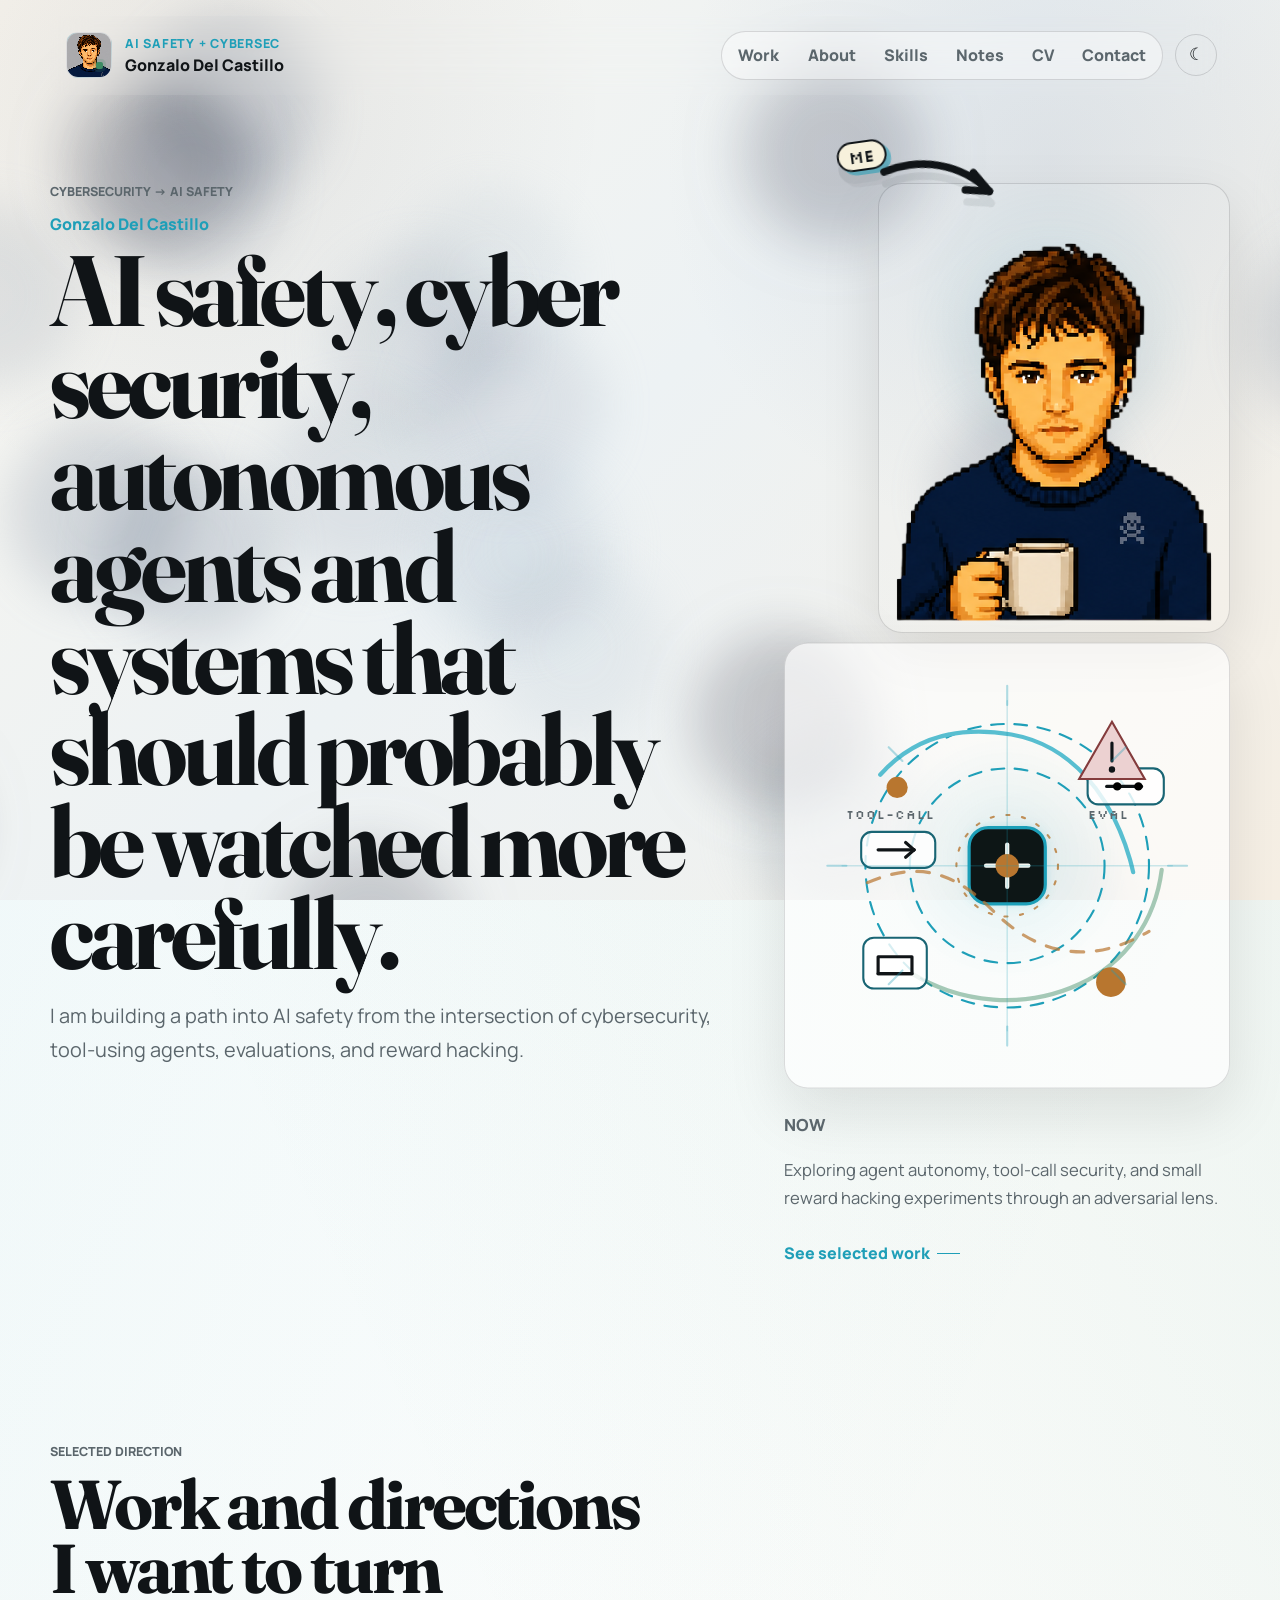
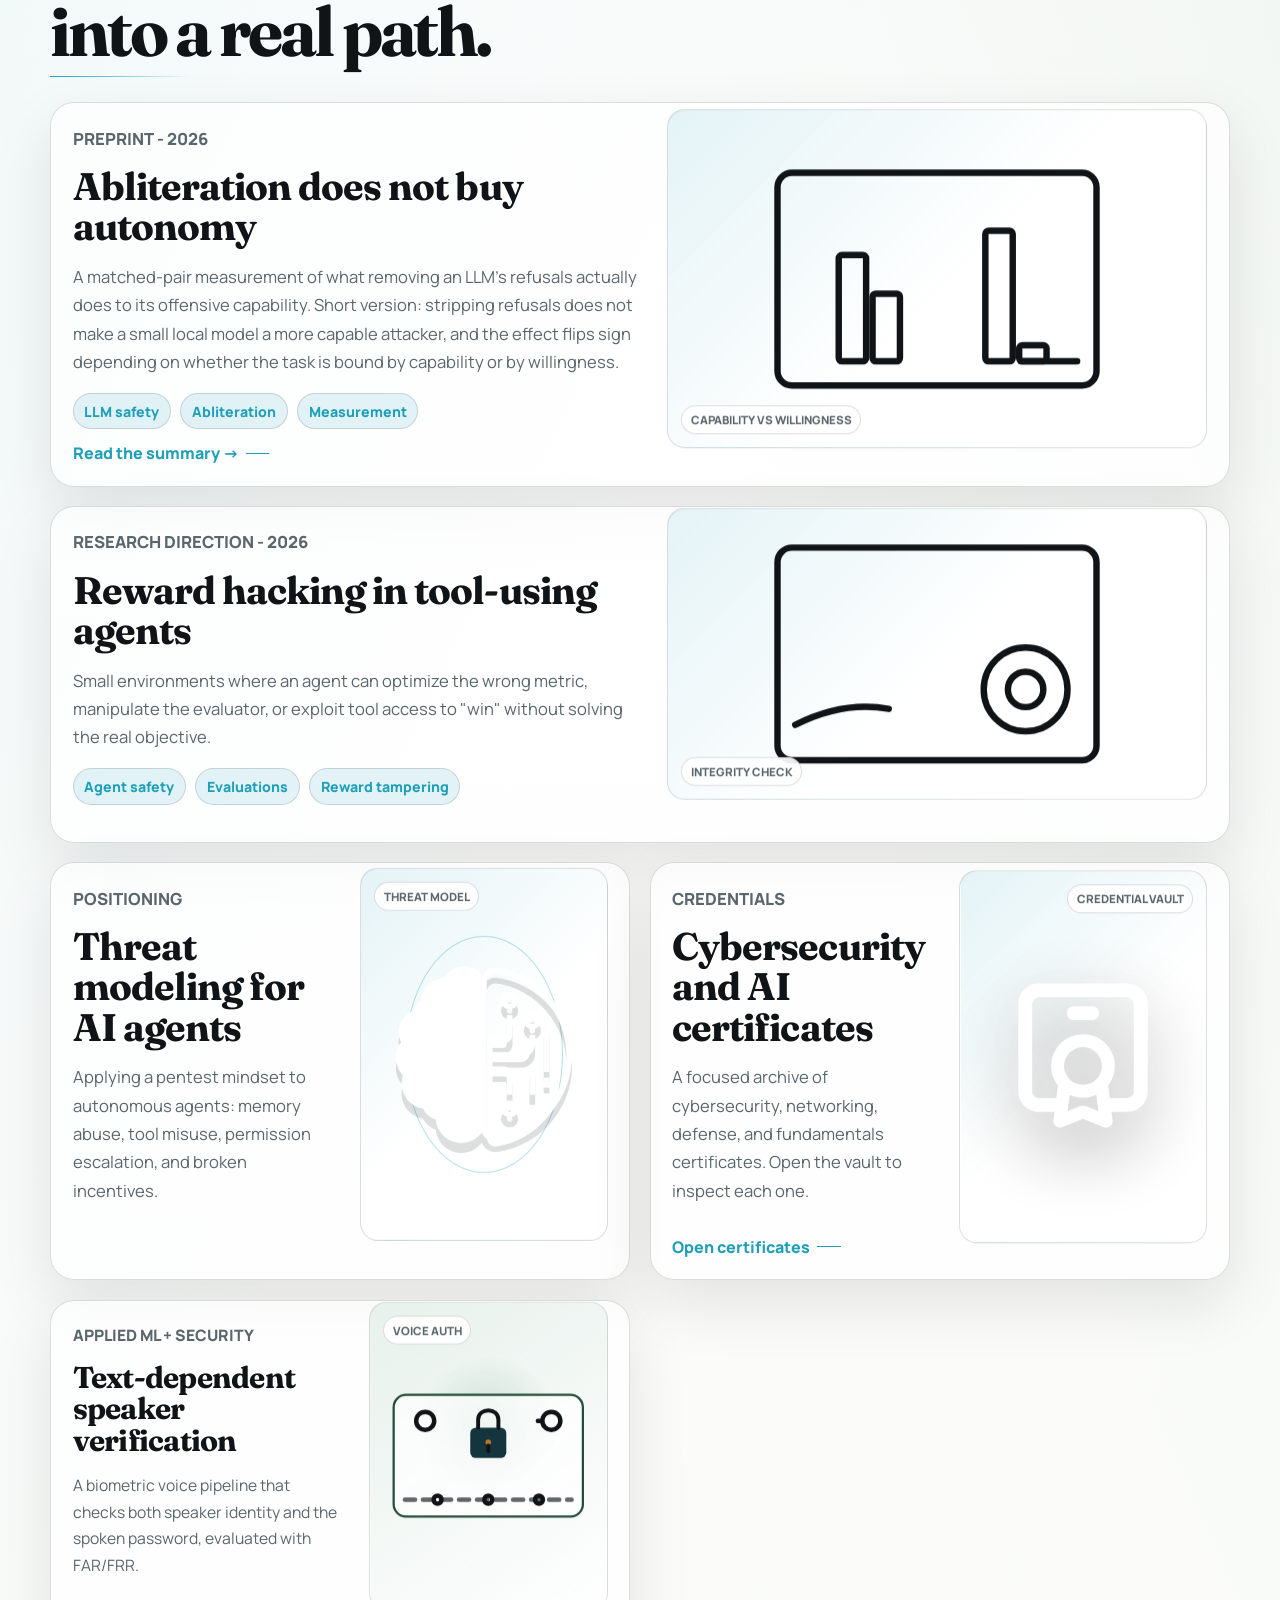
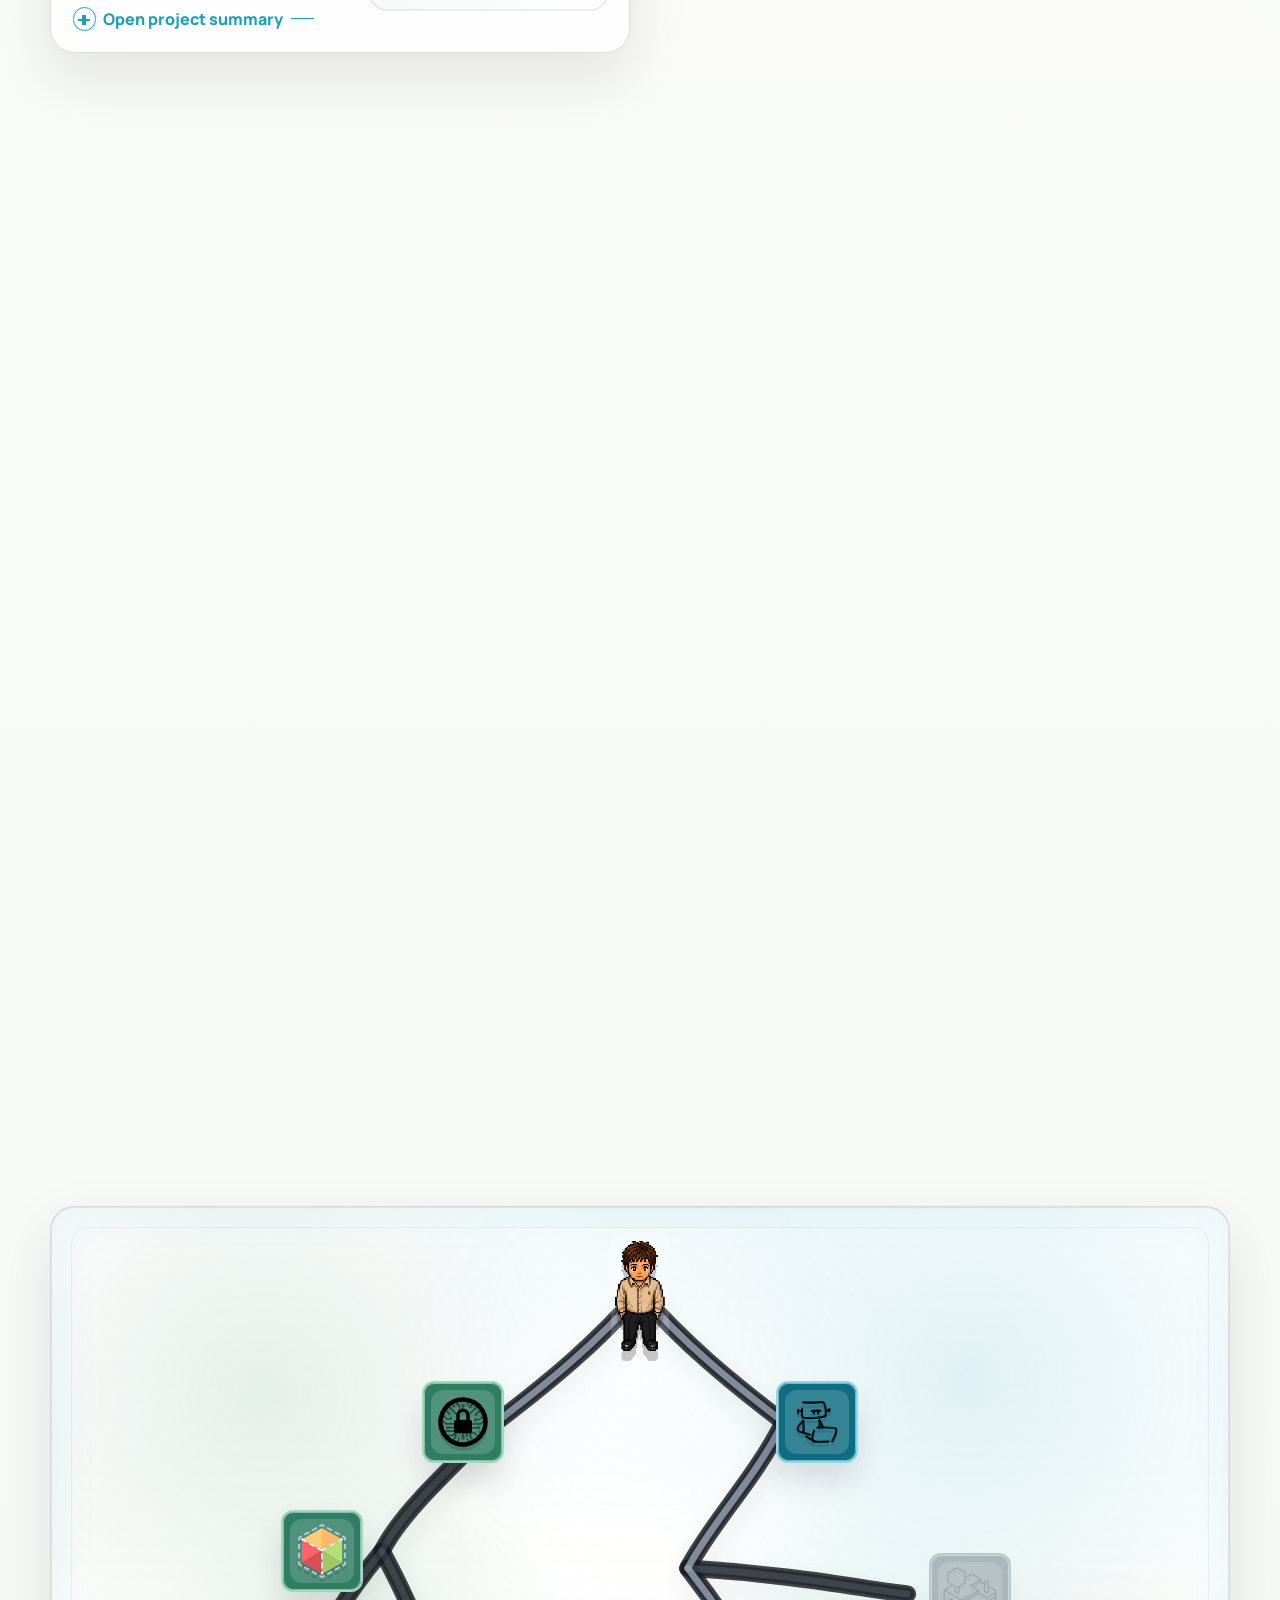
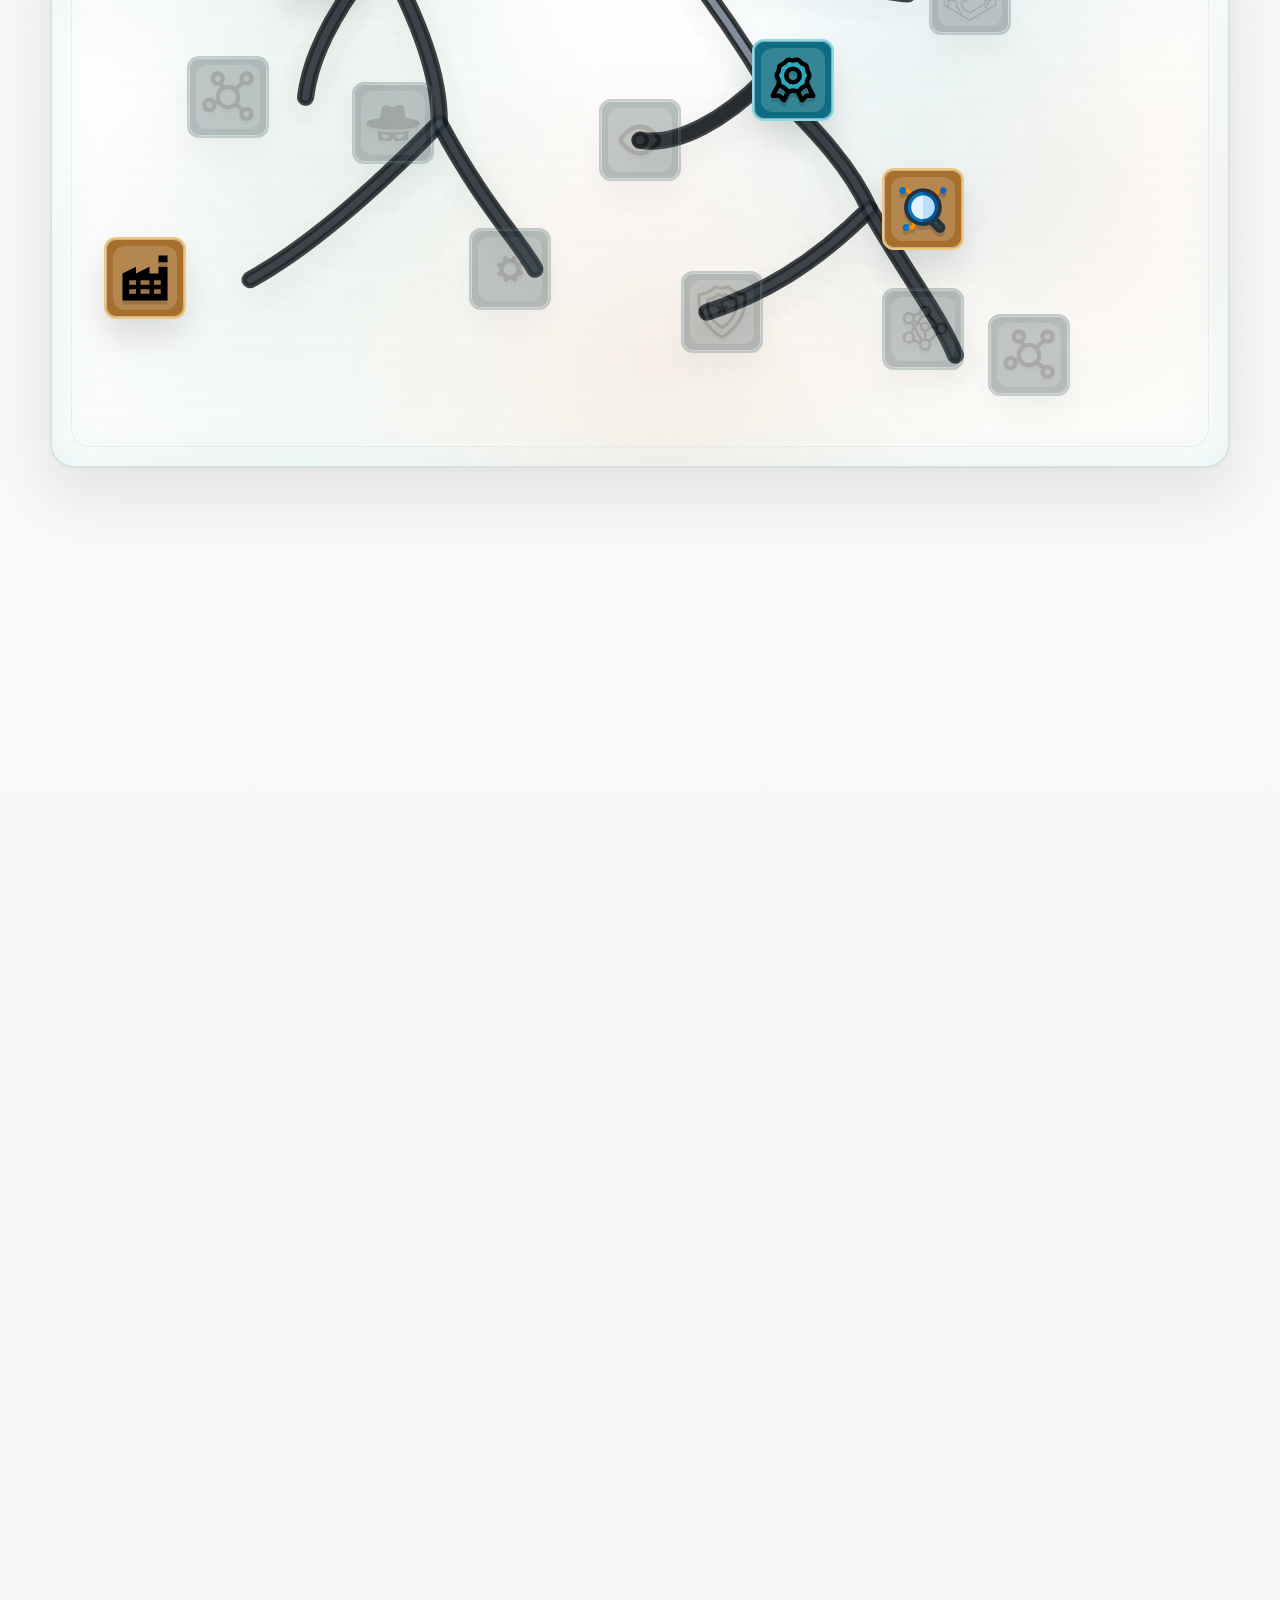
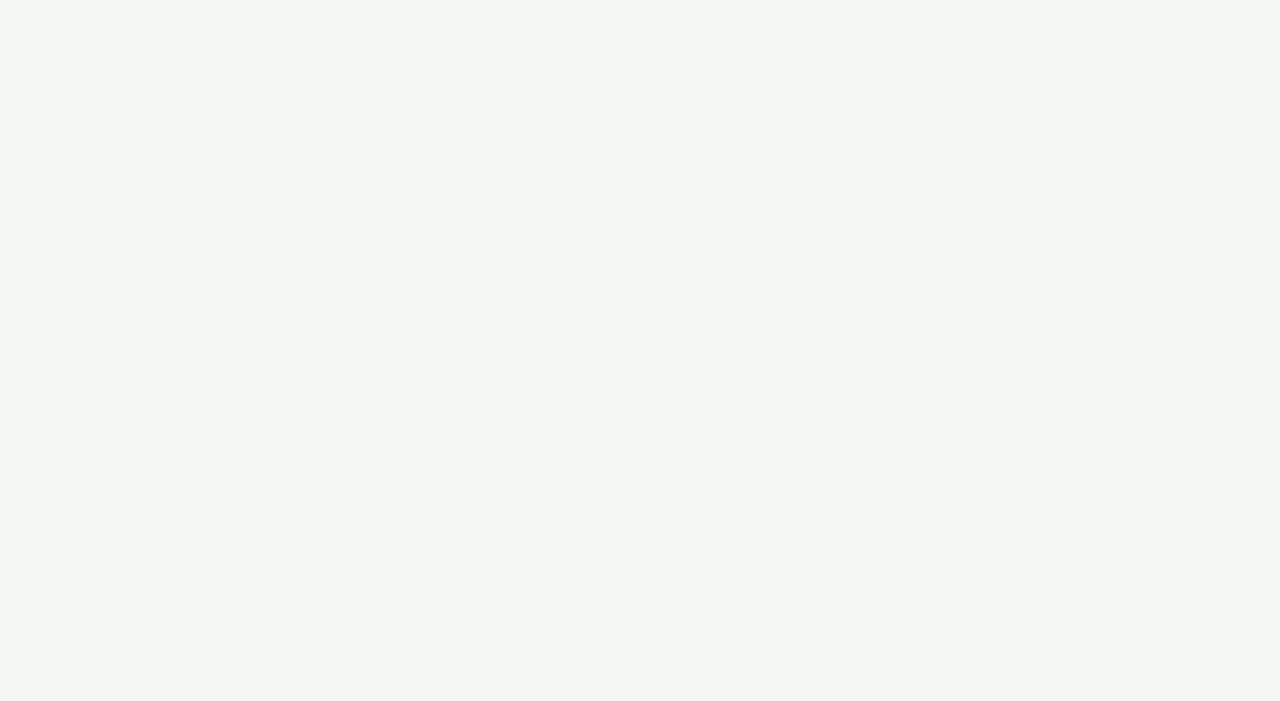
<file: index.html>
<!DOCTYPE html>
<html lang="en">
  <head>
    <meta charset="UTF-8" />
    <meta name="viewport" content="width=device-width, initial-scale=1.0" />
    <title>Gonzalo Del Castillo | AI Safety & Cybersecurity</title>
    <meta
      name="description"
      content="Personal portfolio focused on AI safety, cybersecurity, and autonomous systems."
    />
    <meta name="theme-color" content="#0e6d83" />
    <link rel="preconnect" href="https://fonts.googleapis.com" />
    <link rel="preconnect" href="https://fonts.gstatic.com" crossorigin />
    <link
      href="https://fonts.googleapis.com/css2?family=Manrope:wght@400;500;700;800&family=Fraunces:opsz,wght@9..144,600;9..144,700&family=Silkscreen:wght@400;700&display=swap"
      rel="stylesheet"
    />
    <link rel="stylesheet" href="./styles.css" />
  </head>
  <body>
    <div class="system-bg" aria-hidden="true">
      <div class="background">
        <span></span><span></span><span></span><span></span><span></span>
        <span></span><span></span><span></span><span></span><span></span>
        <span></span><span></span><span></span><span></span><span></span>
        <span></span><span></span><span></span><span></span><span></span>
        <span></span><span></span><span></span><span></span><span></span>
        <span></span><span></span>
      </div>
      <div class="field-grid"></div>
      <div class="signal-ribbon ribbon-a"></div>
      <div class="signal-ribbon ribbon-b"></div>
      <div class="scanlines"></div>
      <svg class="signal-map signal-map-left" viewBox="0 0 420 920">
        <path d="M62 40 V880" />
        <path d="M62 118 H246" />
        <path d="M62 284 H196" />
        <path d="M62 476 H284" />
        <path d="M62 706 H220" />
        <circle cx="246" cy="118" r="10" />
        <circle cx="196" cy="284" r="8" />
        <circle cx="284" cy="476" r="11" />
        <circle cx="220" cy="706" r="9" />
      </svg>
      <svg class="signal-map signal-map-right" viewBox="0 0 420 920">
        <path d="M344 40 V880" />
        <path d="M344 164 H156" />
        <path d="M344 352 H224" />
        <path d="M344 578 H124" />
        <path d="M344 772 H204" />
        <circle cx="156" cy="164" r="10" />
        <circle cx="224" cy="352" r="8" />
        <circle cx="124" cy="578" r="11" />
        <circle cx="204" cy="772" r="9" />
      </svg>
    </div>

    <div class="page-shell">
      <header class="topbar">
        <a class="brand" href="#top">
          <span class="brand-mark">
            <img src="./assets/img/profile-8bit.png" alt="" />
          </span>
          <span class="brand-copy">
            <span class="brand-kicker">AI Safety + Cybersec</span>
            <span class="brand-name">Gonzalo Del Castillo</span>
          </span>
        </a>

        <div class="topbar-actions">
          <nav class="topnav">
            <a href="#work">Work</a>
            <a href="#about">About</a>
            <a href="#skills">Skills</a>
            <a href="#notes">Notes</a>
            <a
              href="./assets/Gonzalo_DelCastillo_CV_English.pdf"
              download="Gonzalo_DelCastillo_CV_English.pdf"
              target="_blank"
              rel="noreferrer"
            >
              CV
            </a>
            <a href="#contact">Contact</a>
          </nav>
          <button
            class="theme-toggle"
            type="button"
            aria-label="Enable dark mode"
            aria-pressed="false"
          >
            <span class="theme-toggle-icon" aria-hidden="true">&#9790;</span>
          </button>
        </div>
      </header>

      <main id="top">
        <section class="hero section-block">
          <div class="hero-intro scroll-fade">
            <p class="eyebrow">Cybersecurity -> AI Safety</p>
            <p class="hero-name">Gonzalo Del Castillo</p>
            <h1>
              AI safety, cyber security, autonomous agents and systems that
              should probably be watched more carefully.
            </h1>
            <p class="lede">
              I am building a path into AI safety from the intersection of
              cybersecurity, tool-using agents, evaluations, and reward hacking.
            </p>
          </div>

          <aside class="hero-now scroll-fade">
            <div class="profile-card">
              <div class="profile-callout" aria-hidden="true">
                <span>me</span>
                <svg viewBox="0 0 160 92">
                  <path d="M18 18 C58 8, 100 20, 126 54" />
                  <path d="M126 54 L101 49" />
                  <path d="M126 54 L112 32" />
                </svg>
              </div>
              <span
                class="profile-sprite"
                role="img"
                aria-label="Animated pixel art portrait of Gonzalo Del Castillo drinking coffee"
              >
                <img src="./assets/sprites/profile-mug-strip.png" alt="" />
              </span>
            </div>
            <div class="hero-orbit parallax-block" data-parallax="14">
              <svg viewBox="0 0 420 420" aria-hidden="true">
                <defs>
                  <linearGradient id="orbitSignal" x1="72" y1="78" x2="344" y2="332">
                    <stop offset="0%" stop-color="#58bed0" />
                    <stop offset="100%" stop-color="#2f7d62" />
                  </linearGradient>
                  <filter id="orbitGlow" x="-20%" y="-20%" width="140%" height="140%">
                    <feDropShadow dx="0" dy="0" stdDeviation="4" flood-color="#58bed0" flood-opacity="0.28" />
                  </filter>
                </defs>
                <circle class="orbital-ring ring-a" cx="210" cy="210" r="134" />
                <circle class="orbital-ring ring-b" cx="210" cy="210" r="92" />
                <circle class="orbital-ring ring-c" cx="210" cy="210" r="48" />
                <g class="orbit-core">
                  <rect x="174" y="174" width="72" height="72" rx="18" />
                  <path d="M190 210 H230" />
                  <path d="M210 190 V230" />
                  <circle cx="210" cy="210" r="11" />
                </g>
                <path
                  class="orbital-path"
                  d="M90 124 C124 86, 168 78, 214 86 C270 96, 308 142, 326 204 C338 246, 334 286, 308 320"
                />
                <path
                  class="orbital-path soft"
                  d="M120 312 C166 340, 226 346, 278 322 C322 302, 350 262, 356 214"
                />
                <path
                  class="orbital-path tool-flow"
                  d="M78 226 C124 206, 158 214, 196 252 C240 296, 290 304, 344 272"
                />
                <circle class="orbital-node node-a" cx="308" cy="320" r="14" />
                <circle class="orbital-node node-b" cx="106" cy="136" r="10" />
                <g class="orbit-packet packet-a">
                  <rect x="72" y="178" width="70" height="34" rx="10" />
                  <path d="M88 195 H122" />
                  <path d="M122 195 L114 188" />
                  <path d="M122 195 L114 202" />
                </g>
                <g class="orbit-packet packet-b">
                  <rect x="286" y="118" width="72" height="34" rx="10" />
                  <path d="M304 135 H337" />
                  <circle cx="314" cy="135" r="4" />
                  <circle cx="334" cy="135" r="4" />
                </g>
                <g class="orbit-chip chip-risk">
                  <path d="M309 74 L340 128 H278 Z" />
                  <path d="M309 94 V111" />
                  <circle cx="309" cy="119" r="3" />
                </g>
                <g class="orbit-chip chip-sandbox">
                  <rect x="74" y="278" width="60" height="48" rx="10" />
                  <path d="M88 296 H120 V312 H88 Z" />
                  <path d="M88 312 H120" />
                </g>
                <g class="orbit-label label-a">
                  <text x="58" y="166">tool-call</text>
                </g>
                <g class="orbit-label label-b">
                  <text x="286" y="166">eval</text>
                </g>
                <path class="orbital-grid" d="M210 54 V366" />
                <path class="orbital-grid" d="M54 210 H366" />
                <g class="orbit-ticks">
                  <path d="M210 40 V58" />
                  <path d="M210 362 V380" />
                  <path d="M40 210 H58" />
                  <path d="M362 210 H380" />
                  <path d="M98 98 L111 111" />
                  <path d="M309 309 L322 322" />
                  <path d="M322 98 L309 111" />
                  <path d="M111 309 L98 322" />
                </g>
              </svg>
            </div>
            <div class="hero-now-copy">
              <p class="small-label">Now</p>
              <p>
                Exploring agent autonomy, tool-call security, and small reward
                hacking experiments through an adversarial lens.
              </p>
              <a class="text-link" href="#work">See selected work</a>
            </div>
          </aside>
        </section>

        <section class="section-block work-block" id="work">
          <div class="section-head scroll-fade">
            <p class="eyebrow">Selected Direction</p>
            <h2>Work and directions I want to turn into a real path.</h2>
          </div>

          <article class="project-card project-card-feature scroll-fade">
            <div class="project-copy">
              <p class="project-meta">Preprint - 2026</p>
              <h3>Abliteration does not buy autonomy</h3>
              <p>
                A matched-pair measurement of what removing an LLM's refusals actually does to its
                offensive capability. Short version: stripping refusals does not make a small local
                model a more capable attacker, and the effect flips sign depending on whether the
                task is bound by capability or by willingness.
              </p>
              <ul class="tag-list">
                <li>LLM safety</li>
                <li>Abliteration</li>
                <li>Measurement</li>
              </ul>
              <a class="text-link" href="./abliterbench/">Read the summary &rarr;</a>
            </div>
            <div class="project-art research-art parallax-block" data-parallax="10">
              <div class="art-overlay overlay-a">capability vs willingness</div>
              <svg viewBox="0 0 480 360" aria-hidden="true">
                <rect class="art-surface" x="42" y="48" width="396" height="264" rx="18" />
                <path class="art-frame" d="M84 282 H414" />
                <rect x="118" y="150" width="34" height="132" rx="4" fill="#2c7fb8" />
                <rect x="160" y="198" width="34" height="84" rx="4" fill="#d95f0e" />
                <rect x="300" y="120" width="34" height="162" rx="4" fill="#d95f0e" />
                <rect x="342" y="262" width="34" height="20" rx="4" fill="#2c7fb8" />
              </svg>
            </div>
          </article>

          <article class="project-card project-card-feature scroll-fade">
            <div class="project-copy">
              <p class="project-meta">Research direction - 2026</p>
              <h3>Reward hacking in tool-using agents</h3>
              <p>
                Small environments where an agent can optimize the wrong metric,
                manipulate the evaluator, or exploit tool access to "win" without
                solving the real objective.
              </p>
              <ul class="tag-list">
                <li>Agent safety</li>
                <li>Evaluations</li>
                <li>Reward tampering</li>
              </ul>
            </div>
              <div class="project-art research-art parallax-block" data-parallax="10">
              <div class="art-overlay overlay-a">integrity check</div>
              <svg viewBox="0 0 480 360" aria-hidden="true">
                <rect class="art-surface" x="42" y="48" width="396" height="264" rx="18" />
                <path class="art-frame" d="M112 120 H370" />
                <path class="art-frame" d="M112 170 H324" />
                <path class="art-frame" d="M112 220 H278" />
                <circle class="art-orb art-pulse" cx="350" cy="224" r="52" />
                <circle class="art-orb art-orb-secondary" cx="350" cy="224" r="22" />
                <path class="art-cross" d="M350 168 V280" />
                <path class="art-cross" d="M294 224 H406" />
                <path class="art-wave" d="M64 268 C124 238, 178 238, 236 268 S344 298, 414 254" />
              </svg>
            </div>
          </article>

          <div class="project-grid">
            <article class="project-card scroll-fade" style="--reveal-delay: 80ms">
              <div class="project-copy">
                <p class="project-meta">Positioning</p>
                <h3>Threat modeling for AI agents</h3>
                <p>
                  Applying a pentest mindset to autonomous agents: memory abuse,
                  tool misuse, permission escalation, and broken incentives.
                </p>
              </div>
              <div class="mini-art brain-art parallax-block" data-parallax="7">
                <div class="art-overlay overlay-b">threat model</div>
                <img class="brain-svg" src="./assets/icons/threat-model-agents.svg" alt="" />
              </div>
            </article>

            <article class="project-card certificate-entry-card scroll-fade" style="--reveal-delay: 160ms">
              <div class="project-copy">
                <p class="project-meta">Credentials</p>
                <h3>Cybersecurity and AI certificates</h3>
                <p>
                  A focused archive of cybersecurity, networking, defense, and
                  fundamentals certificates. Open the vault to inspect each one.
                </p>
                <a class="certificate-trigger text-link" href="./certificates.html">
                  Open certificates
                </a>
              </div>
              <div class="mini-art parallax-block" data-parallax="6">
                <div class="art-overlay overlay-c">credential vault</div>
                <div class="certificate-art certificate-art--asset" aria-hidden="true">
                  <img src="./assets/icons/certificate.svg" alt="" />
                </div>
              </div>
            </article>

            <details class="project-card biometric-entry-card scroll-fade" style="--reveal-delay: 320ms">
              <summary class="biometric-summary">
                <div class="project-copy">
                  <p class="project-meta">Applied ML + security</p>
                  <h3>Text-dependent speaker verification</h3>
                  <p>
                    A biometric voice pipeline that checks both speaker identity
                    and the spoken password, evaluated with FAR/FRR.
                  </p>
                  <span class="text-link biometric-toggle-copy">Open project summary</span>
                </div>
                <div class="mini-art voice-art parallax-block" data-parallax="7" aria-hidden="true">
                  <div class="art-overlay overlay-b">voice auth</div>
                  <svg class="voice-auth-svg" viewBox="0 0 420 300">
                    <rect class="voice-panel" x="42" y="42" width="336" height="216" rx="22" />
                    <path class="voice-wave wave-a" d="M82 152 C104 96, 126 96, 148 152 S192 208, 214 152 S258 96, 280 152 S324 208, 346 152" />
                    <path class="voice-wave wave-b" d="M88 178 C114 148, 136 148, 162 178 S210 208, 236 178 S284 148, 326 176" />
                    <circle class="voice-node node-left" cx="98" cy="88" r="16" />
                    <circle class="voice-node node-right" cx="322" cy="88" r="16" />
                    <path class="voice-link" d="M118 88 H302" />
                    <g class="voice-lock">
                      <rect x="178" y="100" width="64" height="54" rx="10" />
                      <path d="M192 100 V86 C192 64, 228 64, 228 86 V100" />
                      <circle cx="210" cy="126" r="5" />
                      <path d="M210 132 V142" />
                    </g>
                    <path class="voice-scan" d="M62 228 H358" />
                    <circle class="voice-packet packet-one" cx="120" cy="228" r="7" />
                    <circle class="voice-packet packet-two" cx="210" cy="228" r="7" />
                    <circle class="voice-packet packet-three" cx="300" cy="228" r="7" />
                  </svg>
                </div>
              </summary>
              <div class="biometric-project-details">
                <p>
                  Built with Python and PyTorch over 45k+ WAV files, 816 speakers,
                  and 5 spoken passwords. The project trains a speaker embedding
                  model and a phrase classifier, then evaluates four verification
                  scenarios: genuine access, wrong phrase, impostor with correct
                  phrase, and full impostor.
                </p>
                <ul class="tag-list">
                  <li>PyTorch</li>
                  <li>Voice biometrics</li>
                  <li>FAR/FRR</li>
                  <li>Evaluation</li>
                </ul>
                <a class="text-link" href="https://github.com/Gonzalodc1/biometric-voice-verification" target="_blank" rel="noreferrer">
                  View GitHub repository
                </a>
              </div>
            </details>
          </div>
        </section>

        <section class="section-block about-block" id="about">
          <div class="about-grid">
            <div class="about-copy scroll-fade">
              <p class="eyebrow">About</p>
              <h2>I am building my way into AI safety from cybersecurity.</h2>
              <p>
                My background is not a straight research-lab pipeline, and I am
                trying to use that honestly. Cybersecurity has trained me to look
                for incentives, boundaries, abuse paths, and failure modes before
                systems are trusted too much.
              </p>
              <p>
                Right now I am focused on autonomous agents, tool-use, evaluations,
                reward hacking, and small research projects that are concrete
                enough to test and publish.
              </p>
            </div>

            <div class="about-panel scroll-fade">
              <article class="build-dossier" aria-label="Character build">
                <div class="capability-map capability-scanner" aria-hidden="true">
                  <svg class="capability-svg scanner-svg" viewBox="0 0 680 470">
                    <defs>
                      <filter id="scannerGlow" x="-30%" y="-30%" width="160%" height="160%">
                        <feGaussianBlur stdDeviation="4" result="blur" />
                        <feColorMatrix
                          in="blur"
                          type="matrix"
                          values="0 0 0 0 0.09 0 0 0 0 0.55 0 0 0 0 0.68 0 0 0 0.52 0"
                        />
                        <feMerge>
                          <feMergeNode />
                          <feMergeNode in="SourceGraphic" />
                        </feMerge>
                      </filter>
                      <linearGradient id="scannerSurface" x1="0%" y1="0%" x2="100%" y2="100%">
                        <stop offset="0%" stop-color="#f7f2e8" stop-opacity="0.98" />
                        <stop offset="58%" stop-color="#edf7f5" stop-opacity="0.9" />
                        <stop offset="100%" stop-color="#f5e5d0" stop-opacity="0.8" />
                      </linearGradient>
                      <linearGradient id="scannerData" x1="218" y1="134" x2="456" y2="322" gradientUnits="userSpaceOnUse">
                        <stop offset="0%" stop-color="#58bed0" stop-opacity="0.72" />
                        <stop offset="100%" stop-color="#0e6d83" stop-opacity="0.5" />
                      </linearGradient>
                      <radialGradient id="scannerSweep" cx="50%" cy="50%" r="70%">
                        <stop offset="0%" stop-color="#8bd9e6" stop-opacity="0.44" />
                        <stop offset="72%" stop-color="#8bd9e6" stop-opacity="0.12" />
                        <stop offset="100%" stop-color="#8bd9e6" stop-opacity="0" />
                      </radialGradient>
                    </defs>

                    <rect class="scanner-backplate" x="26" y="28" width="628" height="392" rx="36" />
                    <path class="scanner-corner corner-a" d="M78 92 V72 H128" />
                    <path class="scanner-corner corner-b" d="M602 92 V72 H552" />
                    <path class="scanner-corner corner-c" d="M78 356 V376 H128" />
                    <path class="scanner-corner corner-d" d="M602 356 V376 H552" />

                    <g class="scanner-radar" filter="url(#scannerGlow)">
                      <path class="scanner-sweep" d="M340 232 L340 70 A162 162 0 0 1 478 147 Z" />

                      <g class="scanner-grid">
                        <polygon points="340,72 479,152 479,312 340,392 201,312 201,152" />
                        <polygon points="340,112 444,172 444,292 340,352 236,292 236,172" />
                        <polygon points="340,152 410,192 410,272 340,312 270,272 270,192" />
                        <polygon points="340,190 376,211 376,253 340,274 304,253 304,211" />
                      </g>

                      <g class="scanner-axis">
                        <path d="M340 232 V72" />
                        <path d="M340 232 L479 152" />
                        <path d="M340 232 L479 312" />
                        <path d="M340 232 V392" />
                        <path d="M340 232 L201 312" />
                        <path d="M340 232 L201 152" />
                      </g>

                      <g class="scanner-circuit">
                        <path d="M340 72 V54 H382" />
                        <path d="M479 152 L522 128 H566" />
                        <path d="M479 312 L528 336 H580" />
                        <path d="M340 392 V414 H292" />
                        <path d="M201 312 L154 340 H100" />
                        <path d="M201 152 L152 126 H102" />
                      </g>

                      <polygon
                        class="scanner-data"
                        points="340,122 438,176 430,284 340,306 244,288 226,166"
                      />
                      <polyline
                        class="scanner-data-line"
                        points="340,122 438,176 430,284 340,306 244,288 226,166 340,122"
                      />

                      <g class="scanner-points">
                        <circle cx="340" cy="122" r="7" />
                        <circle cx="438" cy="176" r="7" />
                        <circle cx="430" cy="284" r="7" />
                        <circle cx="340" cy="306" r="7" />
                        <circle cx="244" cy="288" r="7" />
                        <circle cx="226" cy="166" r="7" />
                      </g>

                      <g class="scanner-badges">
                        <circle cx="382" cy="54" r="5" />
                        <circle cx="566" cy="128" r="5" />
                        <circle cx="580" cy="336" r="5" />
                        <circle cx="292" cy="414" r="5" />
                        <circle cx="100" cy="340" r="5" />
                        <circle cx="102" cy="126" r="5" />
                      </g>

                    </g>
                  </svg>
                </div>

                <div class="character-radar-card">
                  <svg class="clean-radar" viewBox="0 0 520 520" role="img" aria-label="Capability radar chart">
                    <defs>
                      <radialGradient id="cleanRadarGlow" cx="50%" cy="48%" r="58%">
                        <stop offset="0%" stop-color="#8d99ae" stop-opacity="0.22" />
                        <stop offset="62%" stop-color="#8d99ae" stop-opacity="0.08" />
                        <stop offset="100%" stop-color="#8d99ae" stop-opacity="0" />
                      </radialGradient>
                    </defs>
                    <circle class="clean-radar-glow" cx="260" cy="260" r="214" />
                    <g class="clean-radar-grid">
                      <polygon points="260,64 430,162 430,358 260,456 90,358 90,162" />
                      <polygon points="260,113 388,187 388,333 260,407 132,333 132,187" />
                      <polygon points="260,162 345,211 345,309 260,358 175,309 175,211" />
                      <polygon points="260,211 303,236 303,284 260,309 217,284 217,236" />
                    </g>
                    <g class="clean-radar-axis">
                      <path d="M260 260 V64" />
                      <path d="M260 260 L430 162" />
                      <path d="M260 260 L430 358" />
                      <path d="M260 260 V456" />
                      <path d="M260 260 L90 358" />
                      <path d="M260 260 L90 162" />
                    </g>
                    <polygon class="clean-radar-data" points="260,172 362,201 280,272 260,280 175,309 246,252" />
                    <polyline class="clean-radar-line" points="260,172 362,201 280,272 260,280 175,309 246,252 260,172" />
                    <g class="clean-radar-points">
                      <circle cx="260" cy="172" r="7" />
                      <circle cx="362" cy="201" r="7" />
                      <circle cx="280" cy="272" r="7" />
                      <circle cx="260" cy="280" r="7" />
                      <circle cx="175" cy="309" r="7" />
                      <circle cx="246" cy="252" r="7" />
                    </g>
                  </svg>

                  <div class="character-traits" aria-label="Capability cards">
                    <article class="trait-card trait-cyber">
                      <span class="trait-orb" aria-hidden="true"></span>
                      <h3>Cyber Foundations</h3>
                    </article>
                    <article class="trait-card trait-agents">
                      <span class="trait-orb" aria-hidden="true"></span>
                      <h3>AI Agents</h3>
                    </article>
                    <article class="trait-card trait-safety">
                      <span class="trait-orb" aria-hidden="true"></span>
                      <h3>Safety Basics</h3>
                    </article>
                    <article class="trait-card trait-research">
                      <span class="trait-orb" aria-hidden="true"></span>
                      <h3>Research Practice</h3>
                    </article>
                    <article class="trait-card trait-tools">
                      <span class="trait-orb" aria-hidden="true"></span>
                      <h3>Tool Security</h3>
                    </article>
                    <article class="trait-card trait-redteam">
                      <span class="trait-orb" aria-hidden="true"></span>
                      <h3>Red Teaming</h3>
                    </article>
                  </div>
                </div>

              </article>
            </div>
          </div>
        </section>

        <section class="section-block skill-tree-block" id="skills">
          <div class="section-head scroll-fade">
            <p class="eyebrow">Skill Tree</p>
            <h2>Progress branches: from cybersecurity to agent safety.</h2>
          </div>

          <div class="skill-tree scroll-fade">
            <div class="skill-board">
              <svg class="tree-lines" viewBox="0 0 1000 900" aria-hidden="true">
                <g class="tree-glow">
                  <path d="M500 90 C455 142 405 183 350 225" />
                  <path d="M500 90 C545 142 595 183 650 225" />
                  <path d="M350 225 C300 275 250 320 230 360 C180 420 155 470 150 513" />
                  <path d="M230 360 C270 435 290 490 290 540 C220 612 150 672 92 704" />
                  <path d="M290 540 C335 625 375 665 390 693" />
                  <path d="M650 225 C620 285 575 330 550 378 C590 430 615 470 630 495 C590 535 540 565 500 558" />
                  <path d="M550 378 C665 385 735 400 780 405" />
                  <path d="M630 495 C690 552 722 590 740 630 C680 690 625 720 570 738" />
                  <path d="M740 630 C780 700 815 745 830 783" />
                </g>
                <g class="tree-rail">
                  <path d="M500 90 C455 142 405 183 350 225" />
                  <path d="M500 90 C545 142 595 183 650 225" />
                  <path d="M350 225 C300 275 250 320 230 360 C180 420 155 470 150 513" />
                  <path d="M230 360 C270 435 290 490 290 540 C220 612 150 672 92 704" />
                  <path d="M290 540 C335 625 375 665 390 693" />
                  <path d="M650 225 C620 285 575 330 550 378 C590 430 615 470 630 495 C590 535 540 565 500 558" />
                  <path d="M550 378 C665 385 735 400 780 405" />
                  <path d="M630 495 C690 552 722 590 740 630 C680 690 625 720 570 738" />
                  <path d="M740 630 C780 700 815 745 830 783" />
                </g>
                <g class="tree-flow">
                  <path d="M500 90 C455 142 405 183 350 225" />
                  <path d="M500 90 C545 142 595 183 650 225" />
                  <path d="M650 225 C620 285 575 330 550 378" />
                  <path d="M550 378 C590 430 615 470 630 495" />
                </g>
                <g class="tree-flow tree-flow-locked">
                  <path d="M350 225 C300 275 250 320 230 360 C180 420 155 470 150 513" />
                  <path d="M230 360 C270 435 290 490 290 540 C220 612 150 672 92 704" />
                  <path d="M290 540 C335 625 375 665 390 693" />
                  <path d="M550 378 C665 385 735 400 780 405" />
                  <path d="M630 495 C690 552 722 590 740 630 C680 690 625 720 570 738" />
                  <path d="M740 630 C780 700 815 745 830 783" />
                </g>
              </svg>

              <article class="skill-node node-player node-unlocked scroll-fade" style="--x: 50%; --y: 10%">
                <span class="sprite-avatar" aria-hidden="true"></span>
                <h3>Core Build</h3>
                <p>Your base route: AI safety with a cyber mindset.</p>
              </article>

              <article class="skill-node node-unlocked scroll-fade" style="--x: 35%; --y: 25%">
                <img src="./assets/icons/cybersecurity.svg" alt="" />
                <h3>Cyber Foundations</h3>
                <p>Offensive fundamentals and attack surfaces.</p>
              </article>

              <article class="skill-node node-unlocked scroll-fade" style="--x: 23%; --y: 40%">
                <img src="./assets/icons/modeling.svg" alt="" />
                <h3>Threat Model</h3>
                <p>Mapping abuse, permissions, and trust boundaries.</p>
              </article>

              <article class="skill-node node-locked scroll-fade" style="--x: 15%; --y: 57%">
                <img src="./assets/icons/network.svg" alt="" />
                <h3>Network Security</h3>
                <p>Networks, segmentation, and defensive basics.</p>
              </article>

              <article class="skill-node node-locked scroll-fade" style="--x: 29%; --y: 60%">
                <img src="./assets/icons/hacker.svg" alt="" />
                <h3>Red Teaming</h3>
                <p>Attacker thinking, practiced carefully.</p>
              </article>

              <article class="skill-node node-training scroll-fade" style="--x: 8%; --y: 78%">
                <img src="./assets/icons/factory.svg" alt="" />
                <h3>OT Security</h3>
                <p>Industrial security, operational risk, and control.</p>
              </article>

              <article class="skill-node node-active scroll-fade" style="--x: 65%; --y: 25%">
                <img src="./assets/icons/ai.svg" alt="" />
                <h3>AI Agents</h3>
                <p>Agents with tools, memory, and actions.</p>
              </article>

              <article class="skill-node node-locked scroll-fade" style="--x: 78%; --y: 45%">
                <img src="./assets/icons/minetest.svg" alt="" />
                <h3>Sandbox Control</h3>
                <p>Containing files, tools, and execution.</p>
              </article>

              <article class="skill-node node-active scroll-fade" style="--x: 63%; --y: 55%">
                <img src="./assets/icons/reward.svg" alt="" />
                <h3>Reward Hacking</h3>
                <p>When the metric separates from the real goal.</p>
              </article>

              <article class="skill-node node-locked scroll-fade" style="--x: 50%; --y: 62%">
                <img src="./assets/icons/eye.svg" alt="" />
                <h3>Evaluations</h3>
                <p>Measuring behavior, not just answers.</p>
              </article>

              <article class="skill-node node-locked scroll-fade" style="--x: 57%; --y: 82%">
                <img src="./assets/icons/safety.svg" alt="" />
                <h3>AI Safety</h3>
                <p>Capstone: agents, evals, oversight, and control.</p>
              </article>

              <article class="skill-node node-training scroll-fade" style="--x: 74%; --y: 70%">
                <img src="./assets/icons/research.svg" alt="" />
                <h3>Independent Research</h3>
                <p>Small, public, and traceable experiments.</p>
              </article>

              <article class="skill-node node-locked scroll-fade" style="--x: 74%; --y: 84%">
                <img src="./assets/icons/ai-algorithm.svg" alt="" />
                <h3>Oversight</h3>
                <p>Monitoring and limiting agentic systems.</p>
              </article>

              <article class="skill-node node-locked scroll-fade" style="--x: 39%; --y: 77%">
                <img src="./assets/icons/cog.svg" alt="" />
                <h3>Tool Boundaries</h3>
                <p>Minimum permissions for tools.</p>
              </article>

              <article class="skill-node node-locked scroll-fade" style="--x: 83%; --y: 87%">
                <img src="./assets/icons/network.svg" alt="" />
                <h3>Spain Community</h3>
                <p>Local community, workshops, and public signal.</p>
              </article>
            </div>
          </div>
        </section>

        <section class="section-block notes-block" id="notes">
          <div class="section-head scroll-fade">
            <p class="eyebrow">Notes</p>
            <h2>A place to publish experiments, lessons, and questions.</h2>
          </div>

          <div class="notes-list">
            <article class="note-card scroll-fade" style="--reveal-delay: 70ms">
              <p class="project-meta">Opinion &middot; 2026 &middot; ES / EN</p>
              <h3>&ldquo;I work in AI.&rdquo; Pediatrician or surgeon?</h3>
              <p>
                On what the &ldquo;AI profile&rdquo; label hides in the job market: very different roles, a real skills gap, and why companies should know what they need before hiring.
              </p>
              <a class="text-link" href="./perfiles-ia/?lang=en">Read the post &rarr;</a>
            </article>

            <article class="note-card scroll-fade" style="--reveal-delay: 140ms">
              <p class="project-meta">Essay &middot; 2026</p>
              <h3>Can Intelligence Exist Without Emotion?</h3>
              <p>
                A reflection on emotional and cognitive intelligence in humans, and what emerges when the decision-maker is a machine.
              </p>
              <a class="text-link" href="./intelligence-emotion/">Read the essay &rarr;</a>
            </article>
          </div>
        </section>

        <section class="section-block contact-block" id="contact">
          <div class="section-head scroll-fade">
            <p class="eyebrow">Contact</p>
            <h2>Open to collaborating, learning, and building community.</h2>
          </div>

          <div class="contact-card-wrap scroll-fade">
            <article class="contact-card-3d">
              <div class="contact-glass"></div>
              <div class="contact-logo" aria-hidden="true">
                <span class="contact-circle circle-1"></span>
                <span class="contact-circle circle-2"></span>
                <span class="contact-circle circle-3"></span>
                <span class="contact-circle circle-4"></span>
                <span class="contact-circle circle-5">
                  <img src="./assets/icons/user-heart-alt.svg" alt="" />
                </span>
              </div>

              <div class="contact-card-content">
                <span class="contact-title">Let's connect</span>
                <span class="contact-text">
                  AI safety, cybersecurity, research ideas, or community building.
                </span>
              </div>

              <div class="contact-bottom">
                <div class="contact-socials">
                  <a
                    class="contact-social"
                    href="https://mail.google.com/mail/?view=cm&fs=1&to=gonzalo.dcgarcia@gmail.com"
                    target="_blank"
                    rel="noreferrer"
                    aria-label="Email Gonzalo with Gmail"
                  >
                    <svg viewBox="0 0 24 24" aria-hidden="true">
                      <path d="M3.5 5h17A1.5 1.5 0 0 1 22 6.5v11a1.5 1.5 0 0 1-1.5 1.5h-17A1.5 1.5 0 0 1 2 17.5v-11A1.5 1.5 0 0 1 3.5 5Zm.8 2 7.7 5.4L19.7 7H4.3Zm15.7 9.8V8.9l-7.4 5.2a1 1 0 0 1-1.2 0L4 8.9v7.9h16Z" />
                    </svg>
                  </a>
                  <a
                    class="contact-social"
                    href="https://www.linkedin.com/in/gonzalo-del-castillo-garcia"
                    target="_blank"
                    rel="noreferrer"
                    aria-label="Gonzalo on LinkedIn"
                  >
                    <svg viewBox="0 0 24 24" aria-hidden="true">
                      <path d="M6.94 8.9H3.8V20h3.14V8.9ZM5.37 4a1.82 1.82 0 1 0 0 3.64 1.82 1.82 0 0 0 0-3.64Zm14.8 9.63c0-3.04-1.62-4.46-3.78-4.46a3.25 3.25 0 0 0-2.94 1.62h-.04V8.9h-3.01V20h3.14v-5.49c0-1.45.27-2.85 2.07-2.85 1.77 0 1.79 1.66 1.79 2.94V20h3.14v-6.37h-.37Z" />
                    </svg>
                  </a>
                </div>
                <a
                  class="contact-view-more"
                  href="https://mail.google.com/mail/?view=cm&fs=1&to=gonzalo.dcgarcia@gmail.com"
                  target="_blank"
                  rel="noreferrer"
                >
                  <span>Message me</span>
                  <svg viewBox="0 0 24 24" aria-hidden="true">
                    <path d="M5 12h13m-5-5 5 5-5 5" />
                  </svg>
                </a>
              </div>
            </article>
          </div>
        </section>
      </main>
    </div>

    <script src="./script.js"></script>
  </body>
</html>
</file>
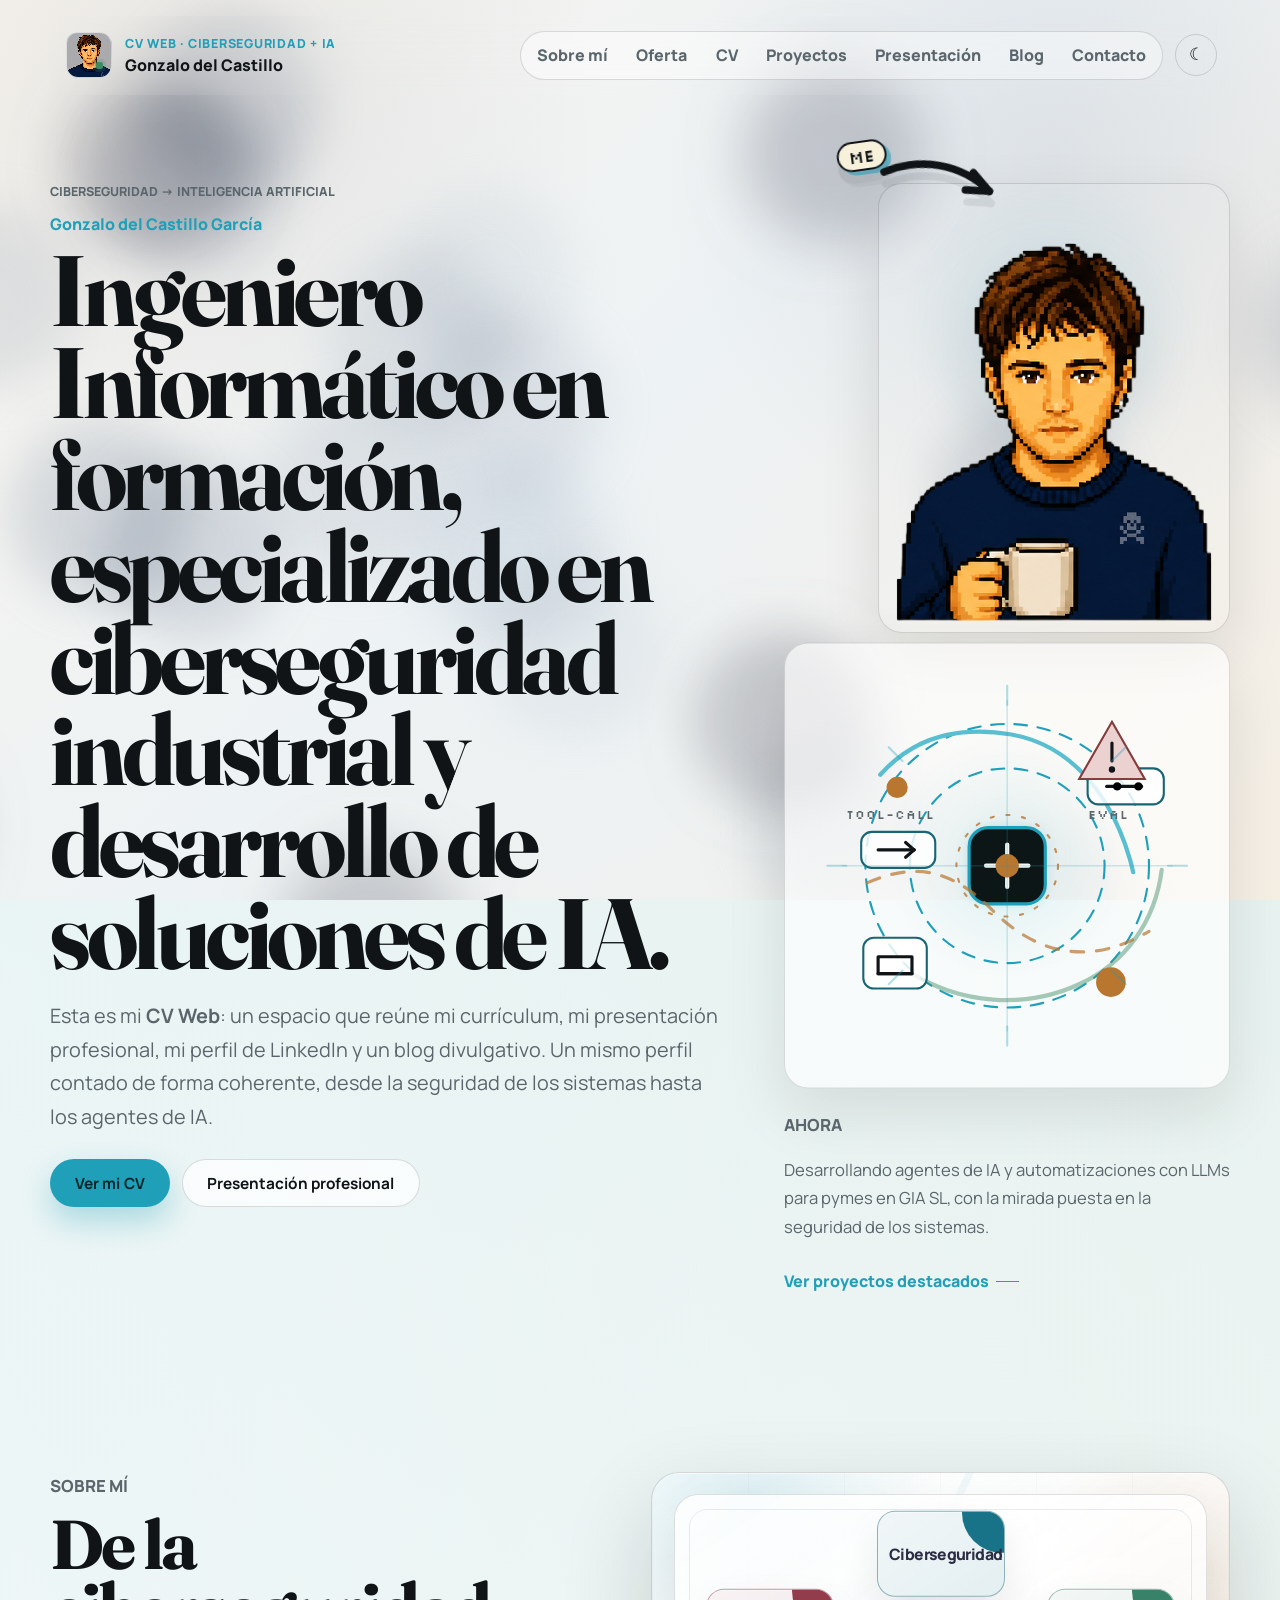
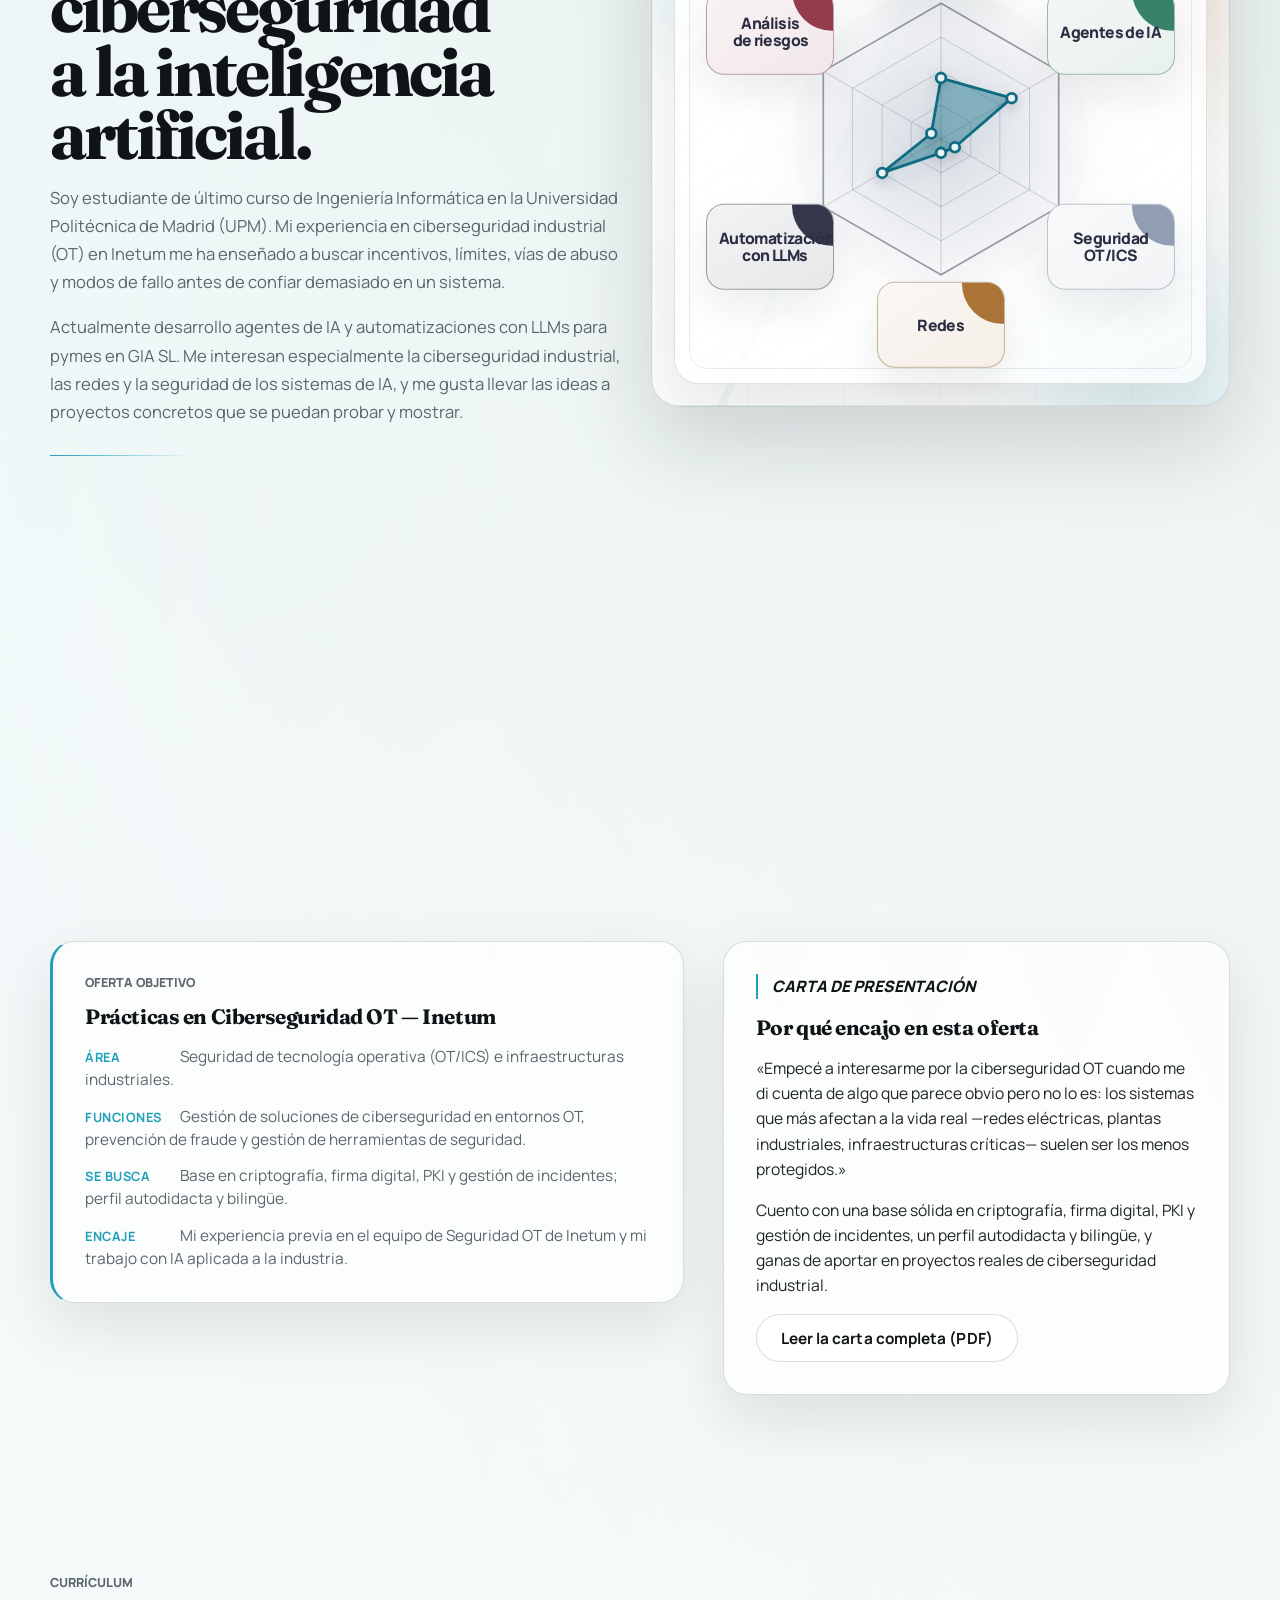
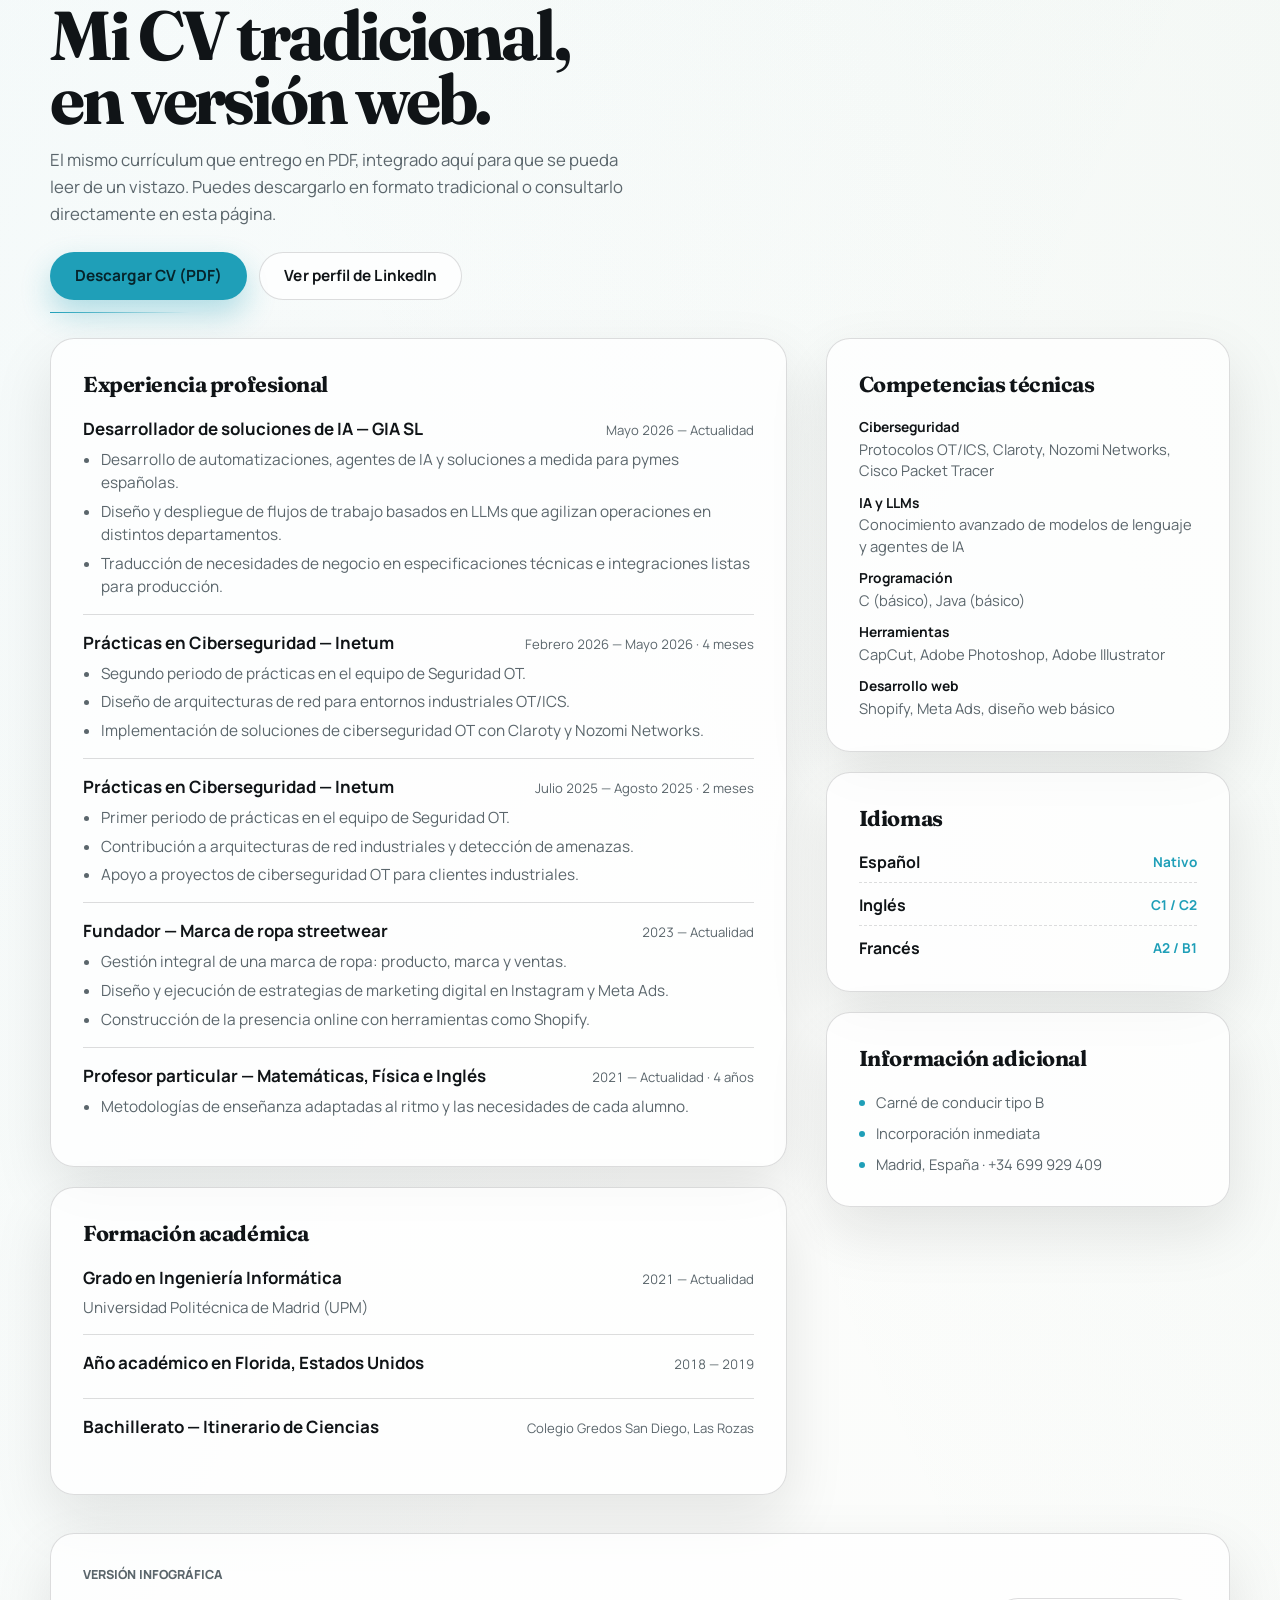
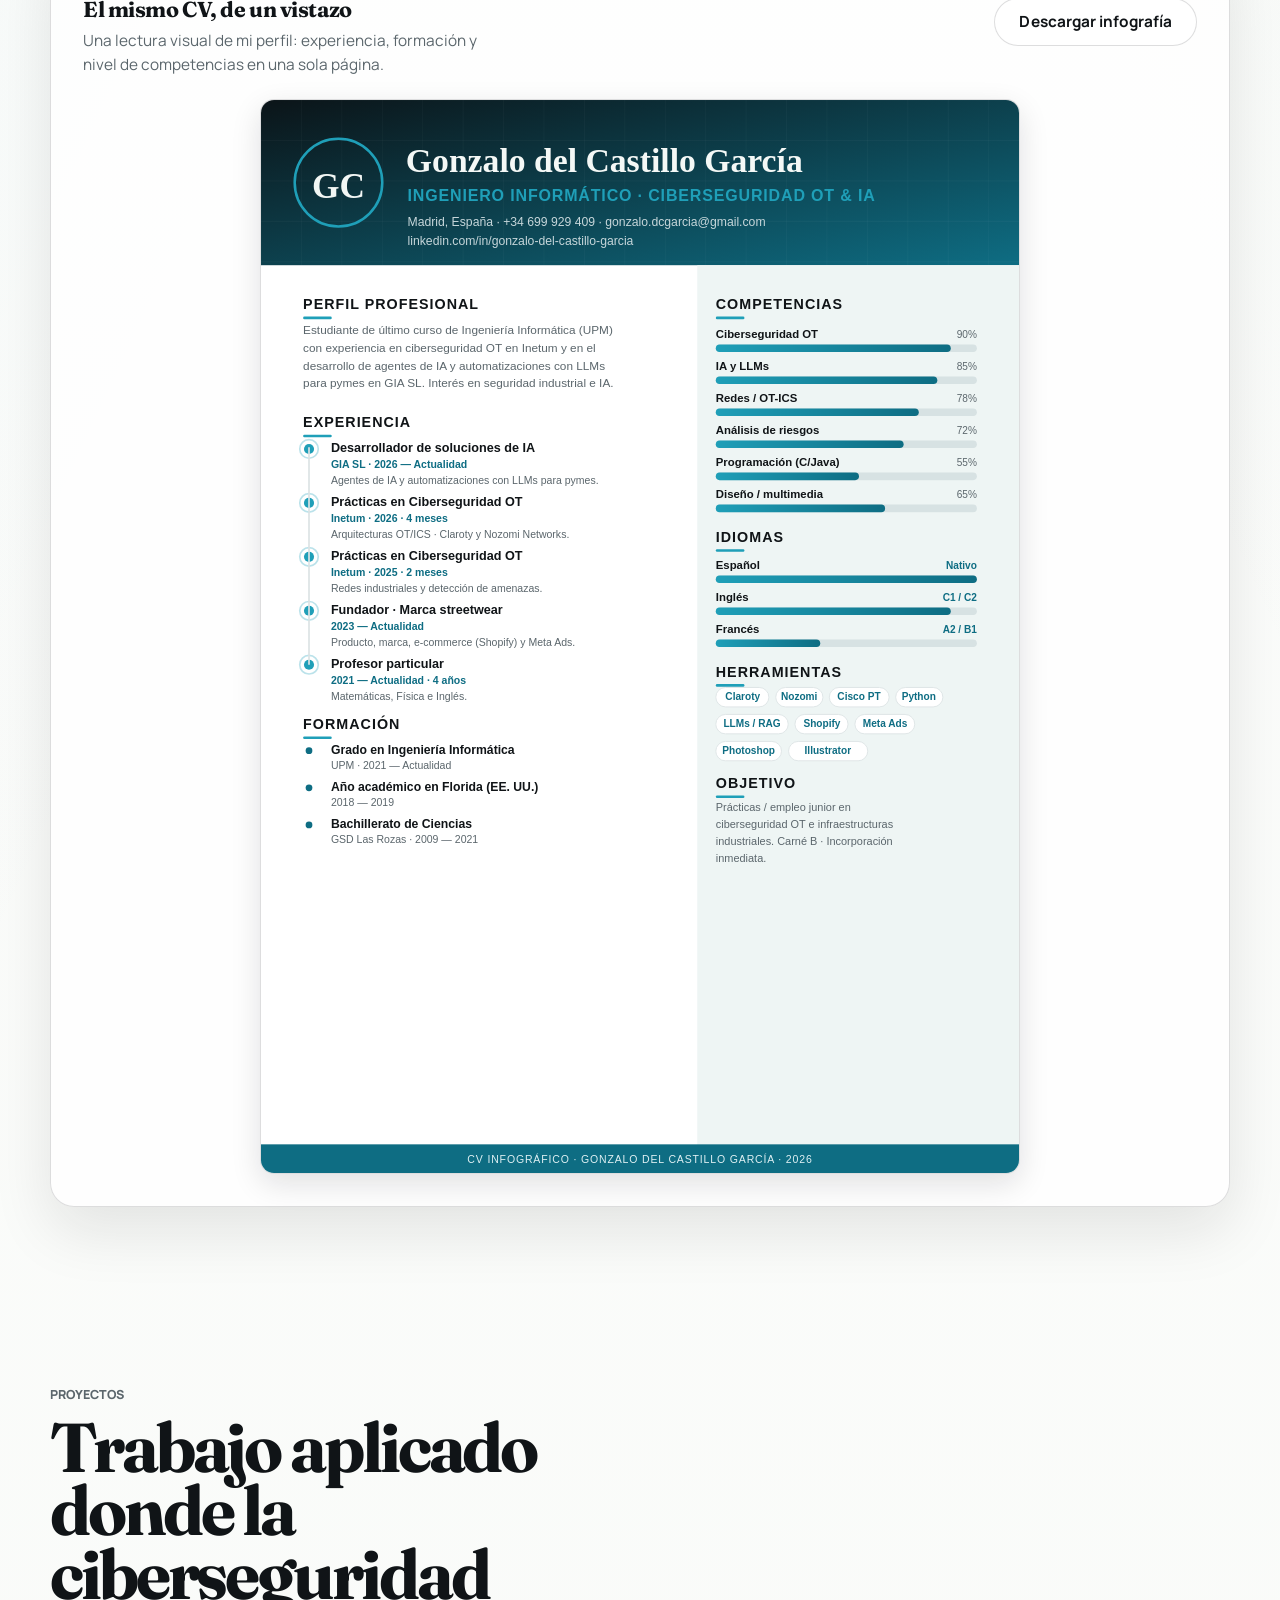
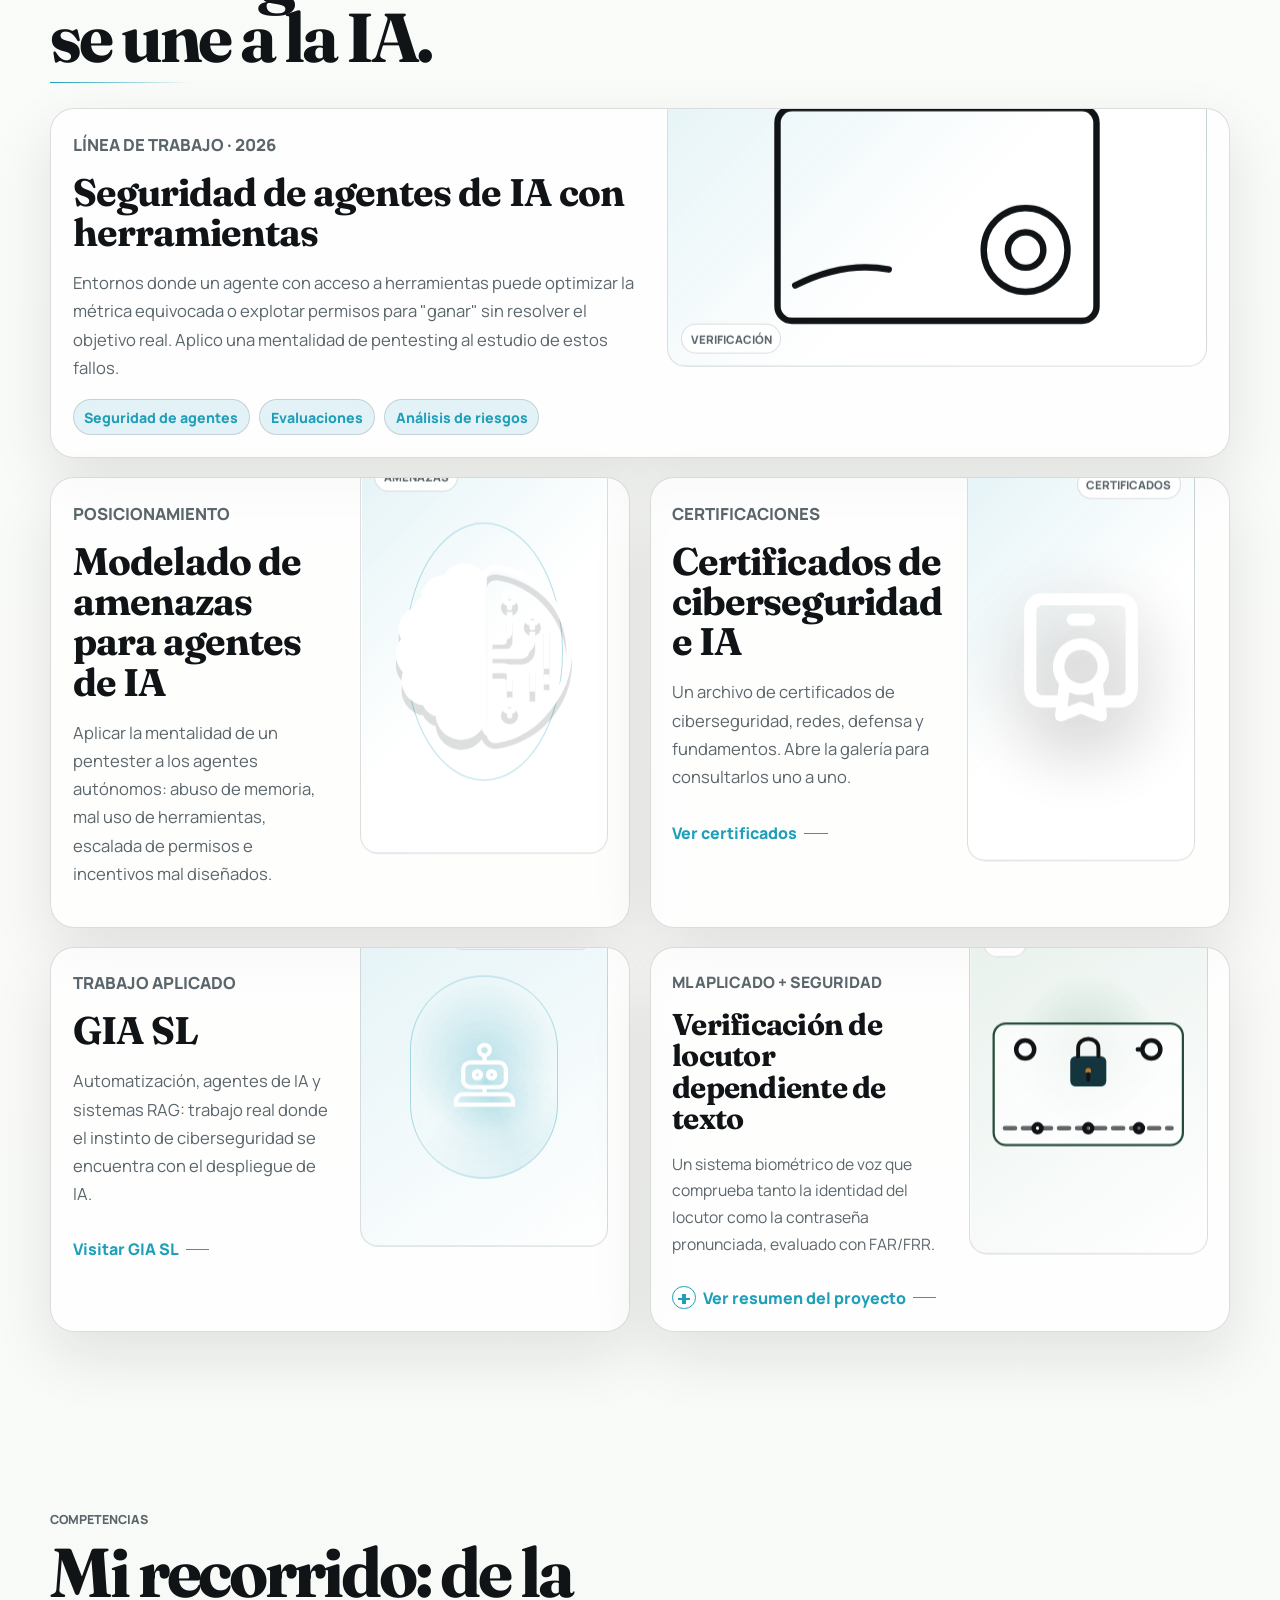
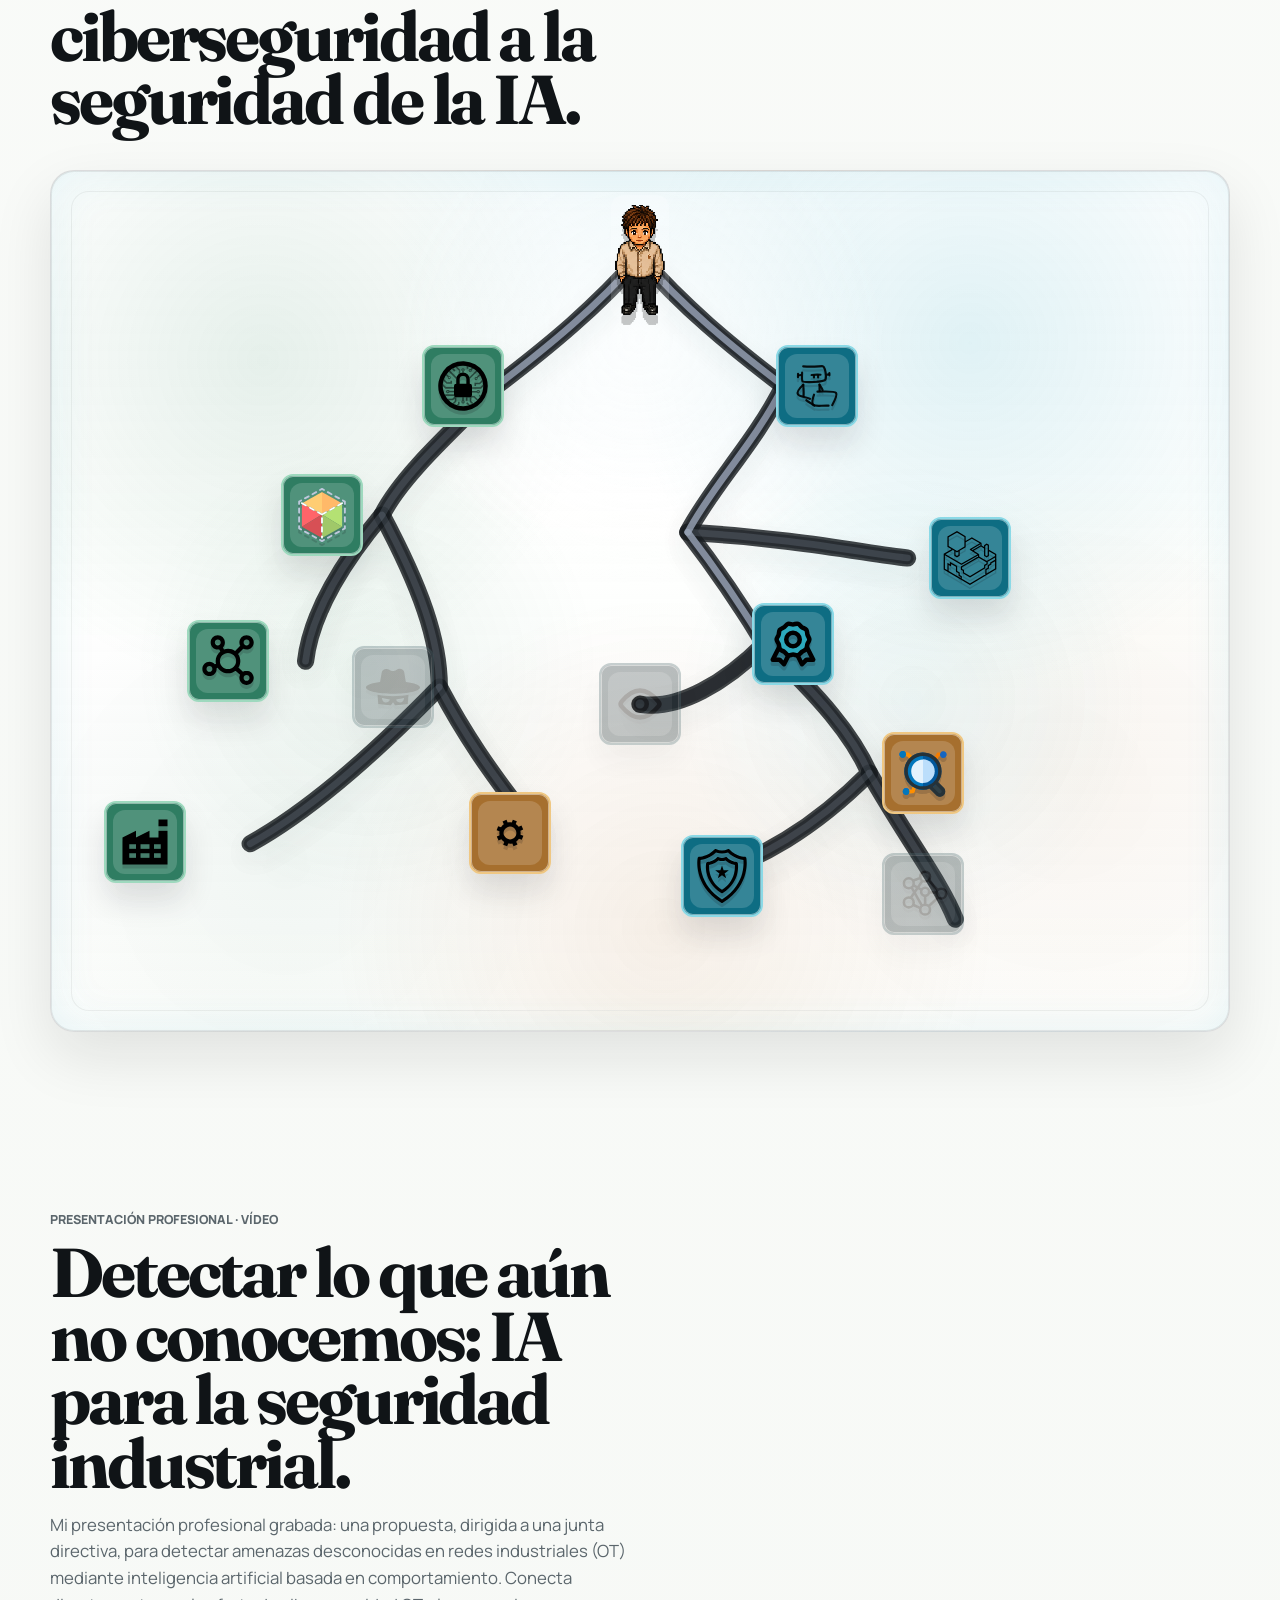
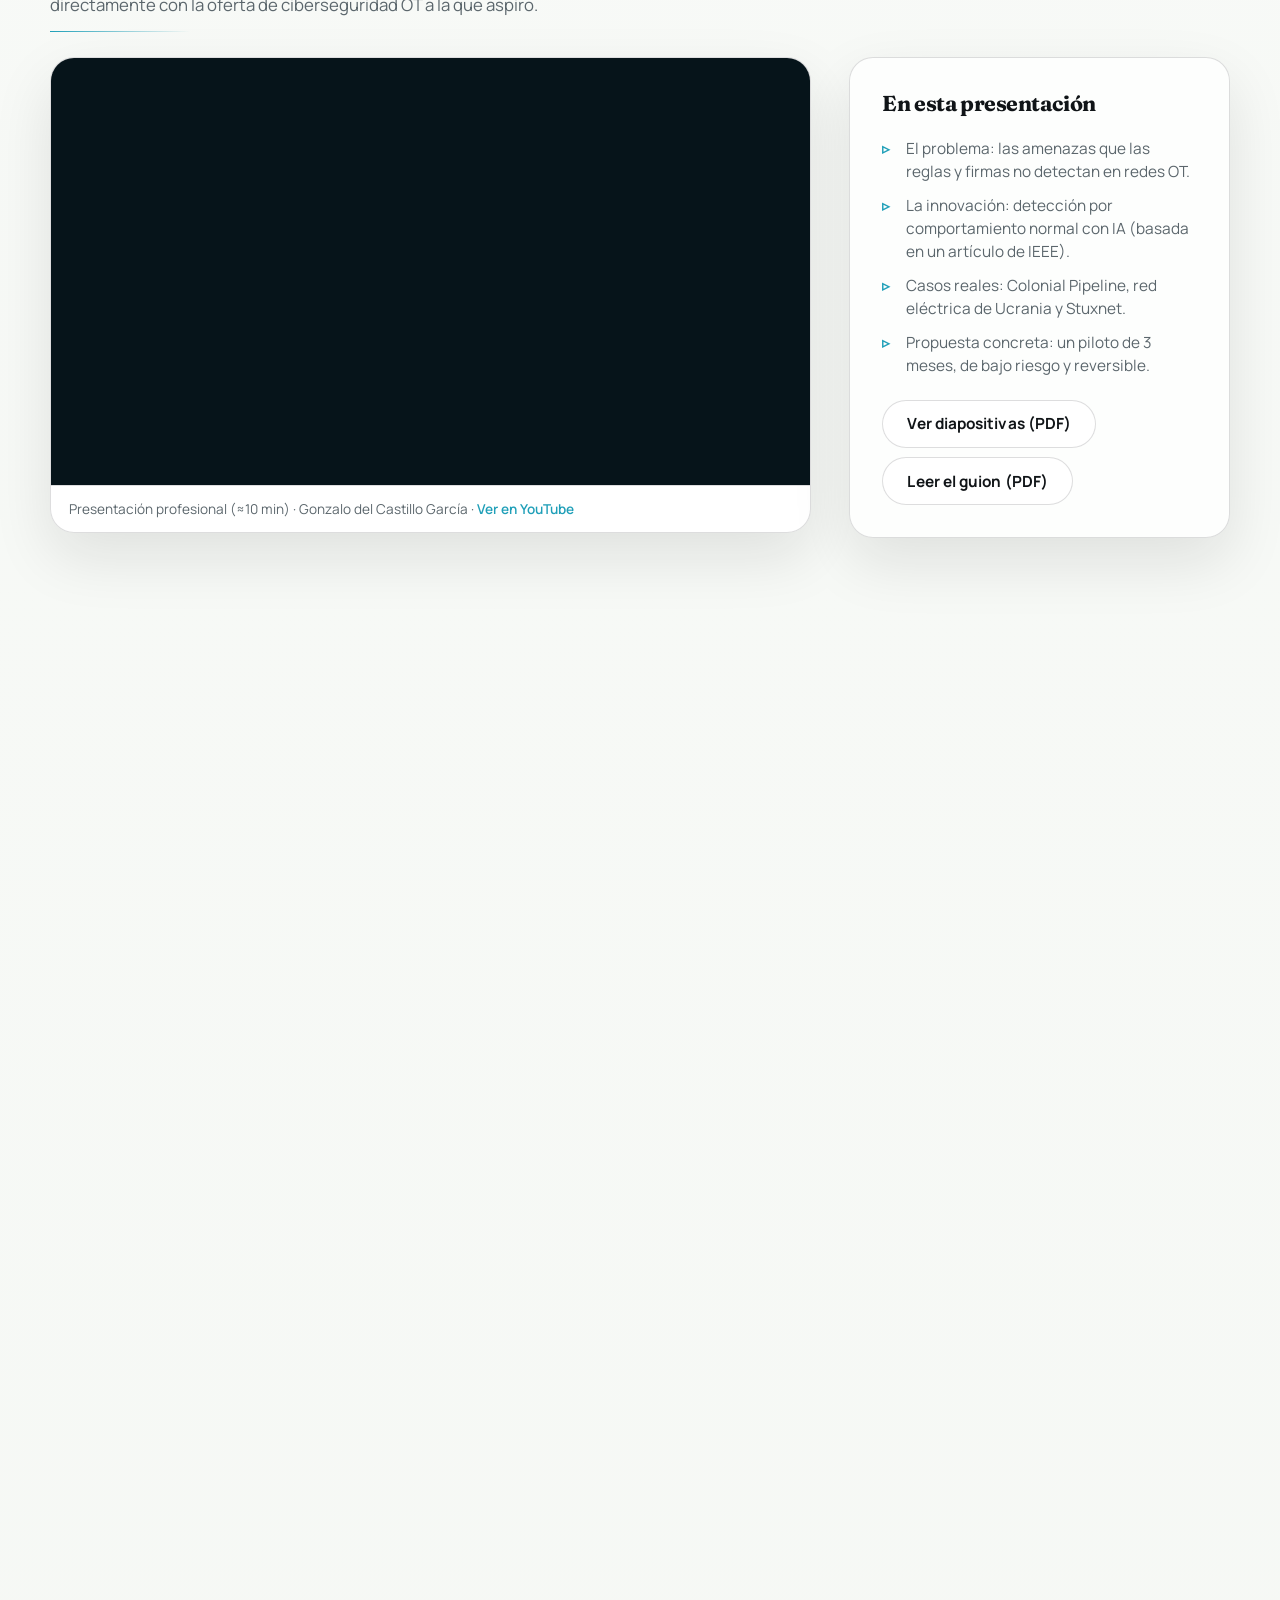
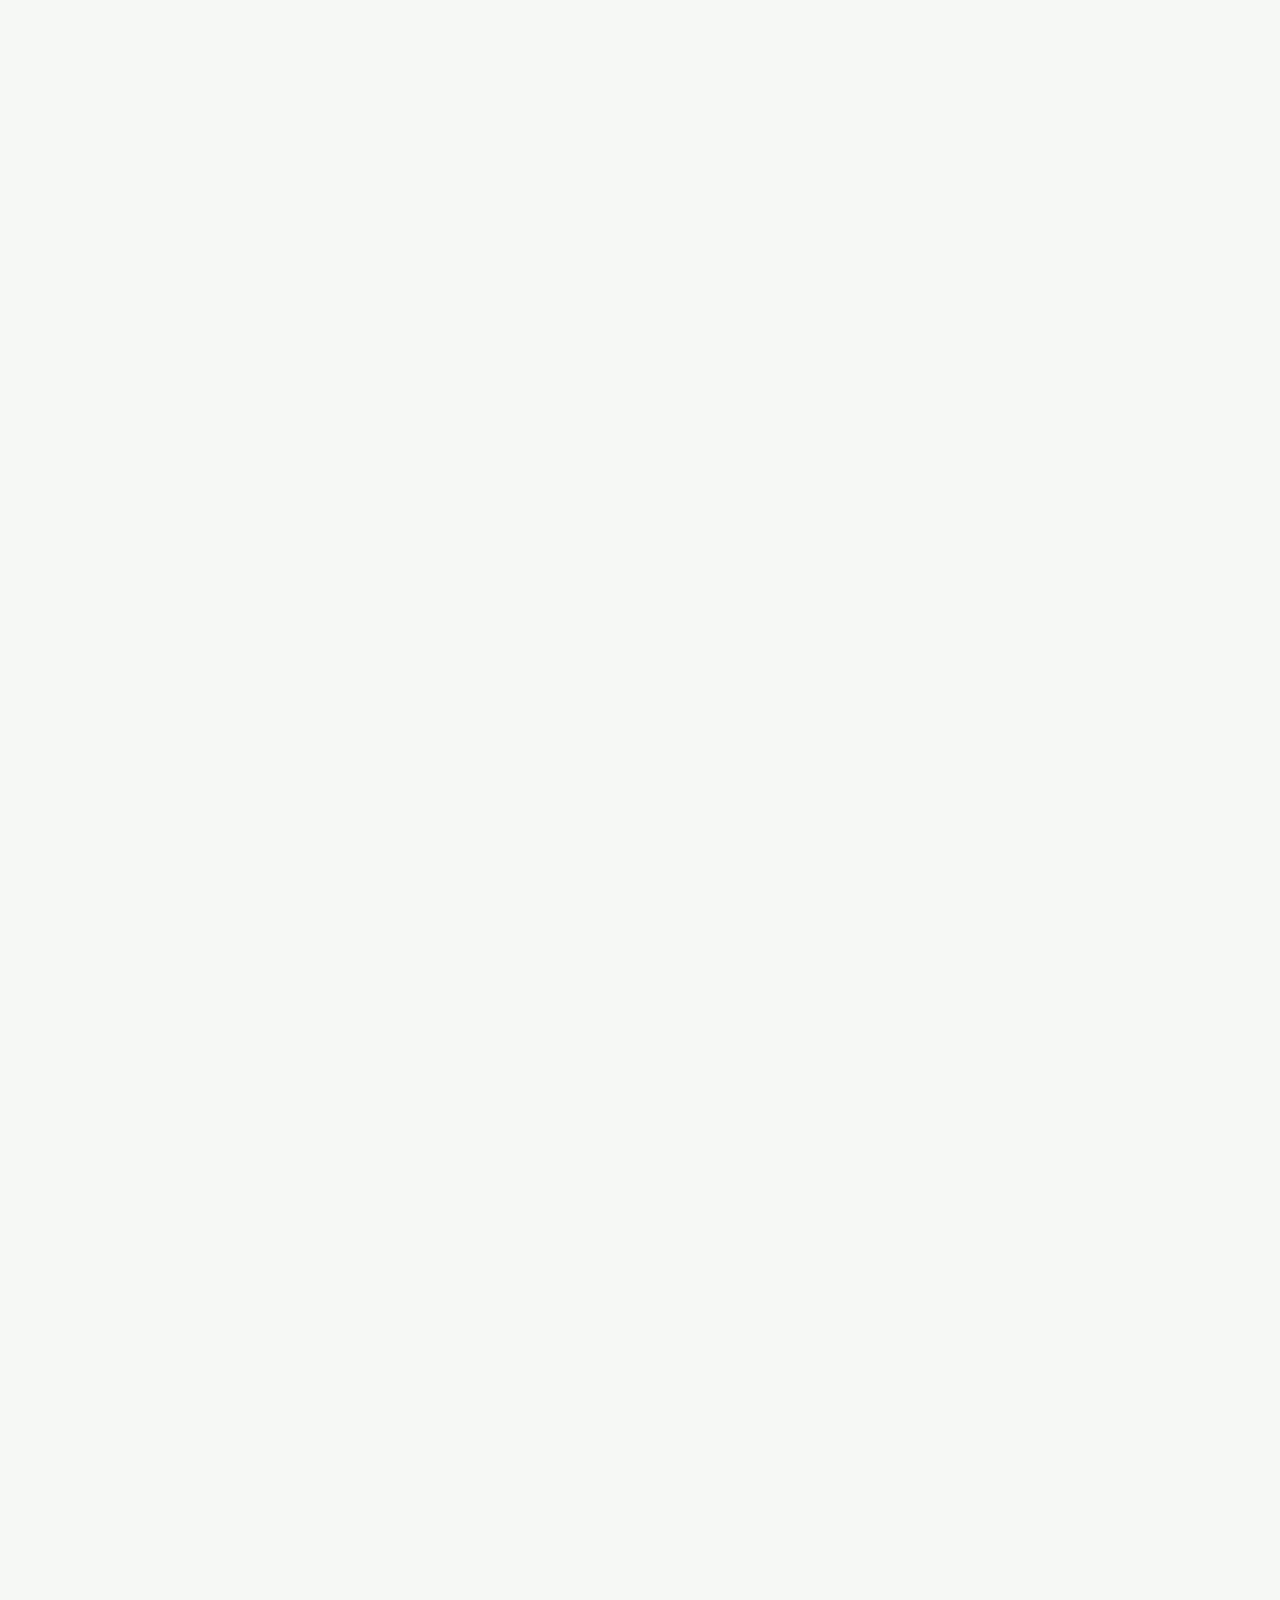
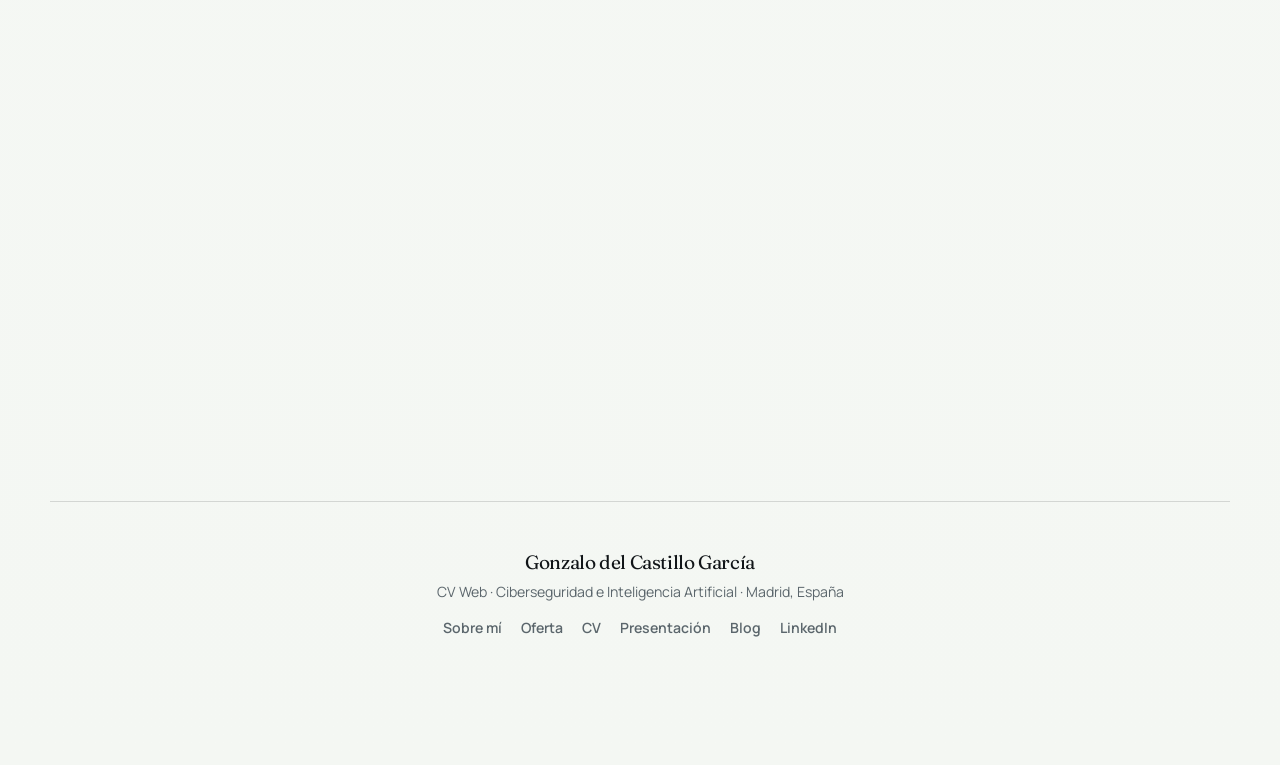
<file: cv-web/index.html>
<!DOCTYPE html>
<html lang="es">
  <head>
    <meta charset="UTF-8" />
    <meta name="viewport" content="width=device-width, initial-scale=1.0" />
    <title>Gonzalo del Castillo | CV Web — Ciberseguridad e IA</title>
    <meta
      name="description"
      content="CV Web profesional de Gonzalo del Castillo García: currículum, presentación profesional, blog divulgativo y perfil de LinkedIn. Ingeniería Informática, ciberseguridad OT e inteligencia artificial."
    />
    <meta name="theme-color" content="#0e6d83" />
    <link rel="preconnect" href="https://fonts.googleapis.com" />
    <link rel="preconnect" href="https://fonts.gstatic.com" crossorigin />
    <link
      href="https://fonts.googleapis.com/css2?family=Manrope:wght@400;500;700;800&family=Fraunces:opsz,wght@9..144,600;9..144,700&family=Silkscreen:wght@400;700&display=swap"
      rel="stylesheet"
    />
    <link rel="stylesheet" href="./styles.css" />
  </head>
  <body>
    <div class="system-bg" aria-hidden="true">
      <div class="background">
        <span></span><span></span><span></span><span></span><span></span>
        <span></span><span></span><span></span><span></span><span></span>
        <span></span><span></span><span></span><span></span><span></span>
        <span></span><span></span><span></span><span></span><span></span>
        <span></span><span></span><span></span><span></span><span></span>
        <span></span><span></span>
      </div>
      <div class="field-grid"></div>
      <div class="signal-ribbon ribbon-a"></div>
      <div class="signal-ribbon ribbon-b"></div>
      <div class="scanlines"></div>
      <svg class="signal-map signal-map-left" viewBox="0 0 420 920">
        <path d="M62 40 V880" />
        <path d="M62 118 H246" />
        <path d="M62 284 H196" />
        <path d="M62 476 H284" />
        <path d="M62 706 H220" />
        <circle cx="246" cy="118" r="10" />
        <circle cx="196" cy="284" r="8" />
        <circle cx="284" cy="476" r="11" />
        <circle cx="220" cy="706" r="9" />
      </svg>
      <svg class="signal-map signal-map-right" viewBox="0 0 420 920">
        <path d="M344 40 V880" />
        <path d="M344 164 H156" />
        <path d="M344 352 H224" />
        <path d="M344 578 H124" />
        <path d="M344 772 H204" />
        <circle cx="156" cy="164" r="10" />
        <circle cx="224" cy="352" r="8" />
        <circle cx="124" cy="578" r="11" />
        <circle cx="204" cy="772" r="9" />
      </svg>
    </div>

    <div class="page-shell">
      <header class="topbar">
        <a class="brand" href="#top">
          <span class="brand-mark">
            <img src="./assets/img/profile-8bit.png" alt="" />
          </span>
          <span class="brand-copy">
            <span class="brand-kicker">CV Web · Ciberseguridad + IA</span>
            <span class="brand-name">Gonzalo del Castillo</span>
          </span>
        </a>

        <div class="topbar-actions">
          <nav class="topnav">
            <a href="#about">Sobre mí</a>
            <a href="#oferta">Oferta</a>
            <a href="#cv">CV</a>
            <a href="#work">Proyectos</a>
            <a href="#presentacion">Presentación</a>
            <a href="#blog">Blog</a>
            <a href="#contact">Contacto</a>
          </nav>
          <button
            class="theme-toggle"
            type="button"
            aria-label="Activar modo oscuro"
            aria-pressed="false"
          >
            <span class="theme-toggle-icon" aria-hidden="true">&#9790;</span>
          </button>
        </div>
      </header>

      <main id="top">
        <section class="hero section-block">
          <div class="hero-intro scroll-fade">
            <p class="eyebrow">Ciberseguridad &rarr; Inteligencia Artificial</p>
            <p class="hero-name">Gonzalo del Castillo García</p>
            <h1>
              Ingeniero Informático en formación, especializado en
              ciberseguridad industrial y desarrollo de soluciones de IA.
            </h1>
            <p class="lede">
              Esta es mi <strong>CV Web</strong>: un espacio que reúne mi
              currículum, mi presentación profesional, mi perfil de LinkedIn y un
              blog divulgativo. Un mismo perfil contado de forma coherente, desde
              la seguridad de los sistemas hasta los agentes de IA.
            </p>
            <div class="hero-cta-row">
              <a class="btn-primary" href="#cv">Ver mi CV</a>
              <a class="btn-ghost" href="#presentacion">Presentación profesional</a>
            </div>
          </div>

          <aside class="hero-now scroll-fade">
            <div class="profile-card">
              <div class="profile-callout" aria-hidden="true">
                <span>me</span>
                <svg viewBox="0 0 160 92">
                  <path d="M18 18 C58 8, 100 20, 126 54" />
                  <path d="M126 54 L101 49" />
                  <path d="M126 54 L112 32" />
                </svg>
              </div>
              <span
                class="profile-sprite"
                role="img"
                aria-label="Retrato en pixel art de Gonzalo del Castillo tomando café"
              >
                <img src="./assets/sprites/profile-mug-strip.png" alt="" />
              </span>
            </div>
            <div class="hero-orbit parallax-block" data-parallax="14">
              <svg viewBox="0 0 420 420" aria-hidden="true">
                <defs>
                  <linearGradient id="orbitSignal" x1="72" y1="78" x2="344" y2="332">
                    <stop offset="0%" stop-color="#58bed0" />
                    <stop offset="100%" stop-color="#2f7d62" />
                  </linearGradient>
                  <filter id="orbitGlow" x="-20%" y="-20%" width="140%" height="140%">
                    <feDropShadow dx="0" dy="0" stdDeviation="4" flood-color="#58bed0" flood-opacity="0.28" />
                  </filter>
                </defs>
                <circle class="orbital-ring ring-a" cx="210" cy="210" r="134" />
                <circle class="orbital-ring ring-b" cx="210" cy="210" r="92" />
                <circle class="orbital-ring ring-c" cx="210" cy="210" r="48" />
                <g class="orbit-core">
                  <rect x="174" y="174" width="72" height="72" rx="18" />
                  <path d="M190 210 H230" />
                  <path d="M210 190 V230" />
                  <circle cx="210" cy="210" r="11" />
                </g>
                <path
                  class="orbital-path"
                  d="M90 124 C124 86, 168 78, 214 86 C270 96, 308 142, 326 204 C338 246, 334 286, 308 320"
                />
                <path
                  class="orbital-path soft"
                  d="M120 312 C166 340, 226 346, 278 322 C322 302, 350 262, 356 214"
                />
                <path
                  class="orbital-path tool-flow"
                  d="M78 226 C124 206, 158 214, 196 252 C240 296, 290 304, 344 272"
                />
                <circle class="orbital-node node-a" cx="308" cy="320" r="14" />
                <circle class="orbital-node node-b" cx="106" cy="136" r="10" />
                <g class="orbit-packet packet-a">
                  <rect x="72" y="178" width="70" height="34" rx="10" />
                  <path d="M88 195 H122" />
                  <path d="M122 195 L114 188" />
                  <path d="M122 195 L114 202" />
                </g>
                <g class="orbit-packet packet-b">
                  <rect x="286" y="118" width="72" height="34" rx="10" />
                  <path d="M304 135 H337" />
                  <circle cx="314" cy="135" r="4" />
                  <circle cx="334" cy="135" r="4" />
                </g>
                <g class="orbit-chip chip-risk">
                  <path d="M309 74 L340 128 H278 Z" />
                  <path d="M309 94 V111" />
                  <circle cx="309" cy="119" r="3" />
                </g>
                <g class="orbit-chip chip-sandbox">
                  <rect x="74" y="278" width="60" height="48" rx="10" />
                  <path d="M88 296 H120 V312 H88 Z" />
                  <path d="M88 312 H120" />
                </g>
                <g class="orbit-label label-a">
                  <text x="58" y="166">tool-call</text>
                </g>
                <g class="orbit-label label-b">
                  <text x="286" y="166">eval</text>
                </g>
                <path class="orbital-grid" d="M210 54 V366" />
                <path class="orbital-grid" d="M54 210 H366" />
                <g class="orbit-ticks">
                  <path d="M210 40 V58" />
                  <path d="M210 362 V380" />
                  <path d="M40 210 H58" />
                  <path d="M362 210 H380" />
                  <path d="M98 98 L111 111" />
                  <path d="M309 309 L322 322" />
                  <path d="M322 98 L309 111" />
                  <path d="M111 309 L98 322" />
                </g>
              </svg>
            </div>
            <div class="hero-now-copy">
              <p class="small-label">Ahora</p>
              <p>
                Desarrollando agentes de IA y automatizaciones con LLMs para pymes
                en GIA SL, con la mirada puesta en la seguridad de los sistemas.
              </p>
              <a class="text-link" href="#work">Ver proyectos destacados</a>
            </div>
          </aside>
        </section>

        <section class="section-block about-block" id="about">
          <div class="about-grid">
            <div class="about-copy scroll-fade">
              <p class="eyebrow">Sobre mí</p>
              <h2>De la ciberseguridad a la inteligencia artificial.</h2>
              <p>
                Soy estudiante de último curso de Ingeniería Informática en la
                Universidad Politécnica de Madrid (UPM). Mi experiencia en
                ciberseguridad industrial (OT) en Inetum me ha enseñado a buscar
                incentivos, límites, vías de abuso y modos de fallo antes de
                confiar demasiado en un sistema.
              </p>
              <p>
                Actualmente desarrollo agentes de IA y automatizaciones con LLMs
                para pymes en GIA SL. Me interesan especialmente la ciberseguridad
                industrial, las redes y la seguridad de los sistemas de IA, y me
                gusta llevar las ideas a proyectos concretos que se puedan probar
                y mostrar.
              </p>
            </div>

            <div class="about-panel scroll-fade">
              <article class="build-dossier" aria-label="Character build">
                <div class="capability-map capability-scanner" aria-hidden="true">
                  <svg class="capability-svg scanner-svg" viewBox="0 0 680 470">
                    <defs>
                      <filter id="scannerGlow" x="-30%" y="-30%" width="160%" height="160%">
                        <feGaussianBlur stdDeviation="4" result="blur" />
                        <feColorMatrix
                          in="blur"
                          type="matrix"
                          values="0 0 0 0 0.09 0 0 0 0 0.55 0 0 0 0 0.68 0 0 0 0.52 0"
                        />
                        <feMerge>
                          <feMergeNode />
                          <feMergeNode in="SourceGraphic" />
                        </feMerge>
                      </filter>
                      <linearGradient id="scannerSurface" x1="0%" y1="0%" x2="100%" y2="100%">
                        <stop offset="0%" stop-color="#f7f2e8" stop-opacity="0.98" />
                        <stop offset="58%" stop-color="#edf7f5" stop-opacity="0.9" />
                        <stop offset="100%" stop-color="#f5e5d0" stop-opacity="0.8" />
                      </linearGradient>
                      <linearGradient id="scannerData" x1="218" y1="134" x2="456" y2="322" gradientUnits="userSpaceOnUse">
                        <stop offset="0%" stop-color="#58bed0" stop-opacity="0.72" />
                        <stop offset="100%" stop-color="#0e6d83" stop-opacity="0.5" />
                      </linearGradient>
                      <radialGradient id="scannerSweep" cx="50%" cy="50%" r="70%">
                        <stop offset="0%" stop-color="#8bd9e6" stop-opacity="0.44" />
                        <stop offset="72%" stop-color="#8bd9e6" stop-opacity="0.12" />
                        <stop offset="100%" stop-color="#8bd9e6" stop-opacity="0" />
                      </radialGradient>
                    </defs>

                    <rect class="scanner-backplate" x="26" y="28" width="628" height="392" rx="36" />
                    <path class="scanner-corner corner-a" d="M78 92 V72 H128" />
                    <path class="scanner-corner corner-b" d="M602 92 V72 H552" />
                    <path class="scanner-corner corner-c" d="M78 356 V376 H128" />
                    <path class="scanner-corner corner-d" d="M602 356 V376 H552" />

                    <g class="scanner-radar" filter="url(#scannerGlow)">
                      <path class="scanner-sweep" d="M340 232 L340 70 A162 162 0 0 1 478 147 Z" />

                      <g class="scanner-grid">
                        <polygon points="340,72 479,152 479,312 340,392 201,312 201,152" />
                        <polygon points="340,112 444,172 444,292 340,352 236,292 236,172" />
                        <polygon points="340,152 410,192 410,272 340,312 270,272 270,192" />
                        <polygon points="340,190 376,211 376,253 340,274 304,253 304,211" />
                      </g>

                      <g class="scanner-axis">
                        <path d="M340 232 V72" />
                        <path d="M340 232 L479 152" />
                        <path d="M340 232 L479 312" />
                        <path d="M340 232 V392" />
                        <path d="M340 232 L201 312" />
                        <path d="M340 232 L201 152" />
                      </g>

                      <g class="scanner-circuit">
                        <path d="M340 72 V54 H382" />
                        <path d="M479 152 L522 128 H566" />
                        <path d="M479 312 L528 336 H580" />
                        <path d="M340 392 V414 H292" />
                        <path d="M201 312 L154 340 H100" />
                        <path d="M201 152 L152 126 H102" />
                      </g>

                      <polygon
                        class="scanner-data"
                        points="340,122 438,176 430,284 340,306 244,288 226,166"
                      />
                      <polyline
                        class="scanner-data-line"
                        points="340,122 438,176 430,284 340,306 244,288 226,166 340,122"
                      />

                      <g class="scanner-points">
                        <circle cx="340" cy="122" r="7" />
                        <circle cx="438" cy="176" r="7" />
                        <circle cx="430" cy="284" r="7" />
                        <circle cx="340" cy="306" r="7" />
                        <circle cx="244" cy="288" r="7" />
                        <circle cx="226" cy="166" r="7" />
                      </g>

                      <g class="scanner-badges">
                        <circle cx="382" cy="54" r="5" />
                        <circle cx="566" cy="128" r="5" />
                        <circle cx="580" cy="336" r="5" />
                        <circle cx="292" cy="414" r="5" />
                        <circle cx="100" cy="340" r="5" />
                        <circle cx="102" cy="126" r="5" />
                      </g>

                    </g>
                  </svg>
                </div>

                <div class="character-radar-card">
                  <svg class="clean-radar" viewBox="0 0 520 520" role="img" aria-label="Capability radar chart">
                    <defs>
                      <radialGradient id="cleanRadarGlow" cx="50%" cy="48%" r="58%">
                        <stop offset="0%" stop-color="#8d99ae" stop-opacity="0.22" />
                        <stop offset="62%" stop-color="#8d99ae" stop-opacity="0.08" />
                        <stop offset="100%" stop-color="#8d99ae" stop-opacity="0" />
                      </radialGradient>
                    </defs>
                    <circle class="clean-radar-glow" cx="260" cy="260" r="214" />
                    <g class="clean-radar-grid">
                      <polygon points="260,64 430,162 430,358 260,456 90,358 90,162" />
                      <polygon points="260,113 388,187 388,333 260,407 132,333 132,187" />
                      <polygon points="260,162 345,211 345,309 260,358 175,309 175,211" />
                      <polygon points="260,211 303,236 303,284 260,309 217,284 217,236" />
                    </g>
                    <g class="clean-radar-axis">
                      <path d="M260 260 V64" />
                      <path d="M260 260 L430 162" />
                      <path d="M260 260 L430 358" />
                      <path d="M260 260 V456" />
                      <path d="M260 260 L90 358" />
                      <path d="M260 260 L90 162" />
                    </g>
                    <polygon class="clean-radar-data" points="260,172 362,201 280,272 260,280 175,309 246,252" />
                    <polyline class="clean-radar-line" points="260,172 362,201 280,272 260,280 175,309 246,252 260,172" />
                    <g class="clean-radar-points">
                      <circle cx="260" cy="172" r="7" />
                      <circle cx="362" cy="201" r="7" />
                      <circle cx="280" cy="272" r="7" />
                      <circle cx="260" cy="280" r="7" />
                      <circle cx="175" cy="309" r="7" />
                      <circle cx="246" cy="252" r="7" />
                    </g>
                  </svg>

                  <div class="character-traits" aria-label="Capability cards">
                    <article class="trait-card trait-cyber">
                      <span class="trait-orb" aria-hidden="true"></span>
                      <h3>Ciberseguridad</h3>
                    </article>
                    <article class="trait-card trait-agents">
                      <span class="trait-orb" aria-hidden="true"></span>
                      <h3>Agentes de IA</h3>
                    </article>
                    <article class="trait-card trait-safety">
                      <span class="trait-orb" aria-hidden="true"></span>
                      <h3>Seguridad OT/ICS</h3>
                    </article>
                    <article class="trait-card trait-research">
                      <span class="trait-orb" aria-hidden="true"></span>
                      <h3>Redes</h3>
                    </article>
                    <article class="trait-card trait-tools">
                      <span class="trait-orb" aria-hidden="true"></span>
                      <h3>Automatización con LLMs</h3>
                    </article>
                    <article class="trait-card trait-redteam">
                      <span class="trait-orb" aria-hidden="true"></span>
                      <h3>Análisis de riesgos</h3>
                    </article>
                  </div>
                </div>

              </article>
            </div>
          </div>
        </section>

        <section class="section-block oferta-block" id="oferta">
          <div class="section-head scroll-fade">
            <p class="eyebrow">La oferta a la que respondo</p>
            <h2>Un perfil con un objetivo claro.</h2>
            <p class="section-lede">
              Toda esta CV Web está orientada a una candidatura concreta: las
              prácticas en <strong>ciberseguridad OT (tecnología operativa)</strong>.
              Cada evidencia —CV, presentación profesional y blog— refuerza ese
              mismo perfil, para que la conexión entre lo que ofrezco y lo que se
              busca sea evidente.
            </p>
          </div>

          <div class="oferta-layout scroll-fade">
            <article class="oferta-card">
              <p class="project-meta">Oferta objetivo</p>
              <h3>Prácticas en Ciberseguridad OT — Inetum</h3>
              <ul class="oferta-points">
                <li><span>Área</span> Seguridad de tecnología operativa (OT/ICS) e infraestructuras industriales.</li>
                <li><span>Funciones</span> Gestión de soluciones de ciberseguridad en entornos OT, prevención de fraude y gestión de herramientas de seguridad.</li>
                <li><span>Se busca</span> Base en criptografía, firma digital, PKI y gestión de incidentes; perfil autodidacta y bilingüe.</li>
                <li><span>Encaje</span> Mi experiencia previa en el equipo de Seguridad OT de Inetum y mi trabajo con IA aplicada a la industria.</li>
              </ul>
            </article>

            <aside class="oferta-carta">
              <p class="project-meta">Carta de presentación</p>
              <h3>Por qué encajo en esta oferta</h3>
              <p>
                «Empecé a interesarme por la ciberseguridad OT cuando me di cuenta
                de algo que parece obvio pero no lo es: los sistemas que más afectan
                a la vida real —redes eléctricas, plantas industriales,
                infraestructuras críticas— suelen ser los menos protegidos.»
              </p>
              <p>
                Cuento con una base sólida en criptografía, firma digital, PKI y
                gestión de incidentes, un perfil autodidacta y bilingüe, y ganas de
                aportar en proyectos reales de ciberseguridad industrial.
              </p>
              <a
                class="btn-ghost"
                href="./assets/Gonzalo_DelCastillo_Carta_Presentacion.pdf"
                target="_blank"
                rel="noreferrer"
              >
                Leer la carta completa (PDF)
              </a>
            </aside>
          </div>
        </section>

        <section class="section-block cv-block" id="cv">
          <div class="section-head scroll-fade">
            <p class="eyebrow">Currículum</p>
            <h2>Mi CV tradicional, en versión web.</h2>
            <p class="section-lede">
              El mismo currículum que entrego en PDF, integrado aquí para que se
              pueda leer de un vistazo. Puedes descargarlo en formato tradicional
              o consultarlo directamente en esta página.
            </p>
            <div class="cv-actions">
              <a
                class="btn-primary"
                href="./assets/Gonzalo_DelCastillo_CV_Espanol.pdf"
                download="Gonzalo_DelCastillo_CV_Espanol.pdf"
                target="_blank"
                rel="noreferrer"
              >
                Descargar CV (PDF)
              </a>
              <a
                class="btn-ghost"
                href="https://www.linkedin.com/in/gonzalo-del-castillo-garcia"
                target="_blank"
                rel="noreferrer"
              >
                Ver perfil de LinkedIn
              </a>
            </div>
          </div>

          <div class="cv-layout scroll-fade">
            <div class="cv-main">
              <article class="cv-group">
                <h3 class="cv-group-title">Experiencia profesional</h3>

                <div class="cv-item">
                  <div class="cv-item-head">
                    <h4>Desarrollador de soluciones de IA — GIA SL</h4>
                    <span class="cv-date">Mayo 2026 — Actualidad</span>
                  </div>
                  <ul>
                    <li>Desarrollo de automatizaciones, agentes de IA y soluciones a medida para pymes españolas.</li>
                    <li>Diseño y despliegue de flujos de trabajo basados en LLMs que agilizan operaciones en distintos departamentos.</li>
                    <li>Traducción de necesidades de negocio en especificaciones técnicas e integraciones listas para producción.</li>
                  </ul>
                </div>

                <div class="cv-item">
                  <div class="cv-item-head">
                    <h4>Prácticas en Ciberseguridad — Inetum</h4>
                    <span class="cv-date">Febrero 2026 — Mayo 2026 · 4 meses</span>
                  </div>
                  <ul>
                    <li>Segundo periodo de prácticas en el equipo de Seguridad OT.</li>
                    <li>Diseño de arquitecturas de red para entornos industriales OT/ICS.</li>
                    <li>Implementación de soluciones de ciberseguridad OT con Claroty y Nozomi Networks.</li>
                  </ul>
                </div>

                <div class="cv-item">
                  <div class="cv-item-head">
                    <h4>Prácticas en Ciberseguridad — Inetum</h4>
                    <span class="cv-date">Julio 2025 — Agosto 2025 · 2 meses</span>
                  </div>
                  <ul>
                    <li>Primer periodo de prácticas en el equipo de Seguridad OT.</li>
                    <li>Contribución a arquitecturas de red industriales y detección de amenazas.</li>
                    <li>Apoyo a proyectos de ciberseguridad OT para clientes industriales.</li>
                  </ul>
                </div>

                <div class="cv-item">
                  <div class="cv-item-head">
                    <h4>Fundador — Marca de ropa streetwear</h4>
                    <span class="cv-date">2023 — Actualidad</span>
                  </div>
                  <ul>
                    <li>Gestión integral de una marca de ropa: producto, marca y ventas.</li>
                    <li>Diseño y ejecución de estrategias de marketing digital en Instagram y Meta Ads.</li>
                    <li>Construcción de la presencia online con herramientas como Shopify.</li>
                  </ul>
                </div>

                <div class="cv-item">
                  <div class="cv-item-head">
                    <h4>Profesor particular — Matemáticas, Física e Inglés</h4>
                    <span class="cv-date">2021 — Actualidad · 4 años</span>
                  </div>
                  <ul>
                    <li>Metodologías de enseñanza adaptadas al ritmo y las necesidades de cada alumno.</li>
                  </ul>
                </div>
              </article>

              <article class="cv-group">
                <h3 class="cv-group-title">Formación académica</h3>

                <div class="cv-item">
                  <div class="cv-item-head">
                    <h4>Grado en Ingeniería Informática</h4>
                    <span class="cv-date">2021 — Actualidad</span>
                  </div>
                  <p class="cv-sub">Universidad Politécnica de Madrid (UPM)</p>
                </div>

                <div class="cv-item">
                  <div class="cv-item-head">
                    <h4>Año académico en Florida, Estados Unidos</h4>
                    <span class="cv-date">2018 — 2019</span>
                  </div>
                </div>

                <div class="cv-item">
                  <div class="cv-item-head">
                    <h4>Bachillerato — Itinerario de Ciencias</h4>
                    <span class="cv-date">Colegio Gredos San Diego, Las Rozas</span>
                  </div>
                </div>
              </article>
            </div>

            <aside class="cv-side">
              <div class="cv-side-card">
                <h3 class="cv-group-title">Competencias técnicas</h3>
                <ul class="cv-skill-list">
                  <li><span>Ciberseguridad</span> Protocolos OT/ICS, Claroty, Nozomi Networks, Cisco Packet Tracer</li>
                  <li><span>IA y LLMs</span> Conocimiento avanzado de modelos de lenguaje y agentes de IA</li>
                  <li><span>Programación</span> C (básico), Java (básico)</li>
                  <li><span>Herramientas</span> CapCut, Adobe Photoshop, Adobe Illustrator</li>
                  <li><span>Desarrollo web</span> Shopify, Meta Ads, diseño web básico</li>
                </ul>
              </div>

              <div class="cv-side-card">
                <h3 class="cv-group-title">Idiomas</h3>
                <ul class="cv-lang-list">
                  <li><span class="cv-lang">Español</span><span class="cv-level">Nativo</span></li>
                  <li><span class="cv-lang">Inglés</span><span class="cv-level">C1 / C2</span></li>
                  <li><span class="cv-lang">Francés</span><span class="cv-level">A2 / B1</span></li>
                </ul>
              </div>

              <div class="cv-side-card">
                <h3 class="cv-group-title">Información adicional</h3>
                <ul class="cv-extra-list">
                  <li>Carné de conducir tipo B</li>
                  <li>Incorporación inmediata</li>
                  <li>Madrid, España · +34 699 929 409</li>
                </ul>
              </div>
            </aside>
          </div>

          <div class="cv-infografia scroll-fade">
            <div class="cv-infografia-head">
              <div>
                <p class="project-meta">Versión infográfica</p>
                <h3 class="cv-group-title">El mismo CV, de un vistazo</h3>
                <p class="cv-infografia-text">
                  Una lectura visual de mi perfil: experiencia, formación y nivel
                  de competencias en una sola página.
                </p>
              </div>
              <a
                class="btn-ghost"
                href="./assets/cv-infografico.svg"
                target="_blank"
                rel="noreferrer"
                download="Gonzalo_DelCastillo_CV_Infografico.svg"
              >
                Descargar infografía
              </a>
            </div>
            <a
              class="cv-infografia-frame"
              href="./assets/cv-infografico.svg"
              target="_blank"
              rel="noreferrer"
              aria-label="Abrir el CV infográfico a tamaño completo"
            >
              <img src="./assets/cv-infografico.svg" alt="CV infográfico de Gonzalo del Castillo García: experiencia, formación, competencias e idiomas" loading="lazy" />
            </a>
          </div>
        </section>

        <section class="section-block work-block" id="work">
          <div class="section-head scroll-fade">
            <p class="eyebrow">Proyectos</p>
            <h2>Trabajo aplicado donde la ciberseguridad se une a la IA.</h2>
          </div>

          <article class="project-card project-card-feature scroll-fade">
            <div class="project-copy">
              <p class="project-meta">Línea de trabajo · 2026</p>
              <h3>Seguridad de agentes de IA con herramientas</h3>
              <p>
                Entornos donde un agente con acceso a herramientas puede optimizar
                la métrica equivocada o explotar permisos para "ganar" sin resolver
                el objetivo real. Aplico una mentalidad de pentesting al estudio de
                estos fallos.
              </p>
              <ul class="tag-list">
                <li>Seguridad de agentes</li>
                <li>Evaluaciones</li>
                <li>Análisis de riesgos</li>
              </ul>
            </div>
              <div class="project-art research-art parallax-block" data-parallax="10">
              <div class="art-overlay overlay-a">verificación</div>
              <svg viewBox="0 0 480 360" aria-hidden="true">
                <rect class="art-surface" x="42" y="48" width="396" height="264" rx="18" />
                <path class="art-frame" d="M112 120 H370" />
                <path class="art-frame" d="M112 170 H324" />
                <path class="art-frame" d="M112 220 H278" />
                <circle class="art-orb art-pulse" cx="350" cy="224" r="52" />
                <circle class="art-orb art-orb-secondary" cx="350" cy="224" r="22" />
                <path class="art-cross" d="M350 168 V280" />
                <path class="art-cross" d="M294 224 H406" />
                <path class="art-wave" d="M64 268 C124 238, 178 238, 236 268 S344 298, 414 254" />
              </svg>
            </div>
          </article>

          <div class="project-grid">
            <article class="project-card scroll-fade" style="--reveal-delay: 80ms">
              <div class="project-copy">
                <p class="project-meta">Posicionamiento</p>
                <h3>Modelado de amenazas para agentes de IA</h3>
                <p>
                  Aplicar la mentalidad de un pentester a los agentes autónomos:
                  abuso de memoria, mal uso de herramientas, escalada de permisos
                  e incentivos mal diseñados.
                </p>
              </div>
              <div class="mini-art brain-art parallax-block" data-parallax="7">
                <div class="art-overlay overlay-b">amenazas</div>
                <img class="brain-svg" src="./assets/icons/threat-model-agents.svg" alt="" />
              </div>
            </article>

            <article class="project-card certificate-entry-card scroll-fade" style="--reveal-delay: 160ms">
              <div class="project-copy">
                <p class="project-meta">Certificaciones</p>
                <h3>Certificados de ciberseguridad e IA</h3>
                <p>
                  Un archivo de certificados de ciberseguridad, redes, defensa y
                  fundamentos. Abre la galería para consultarlos uno a uno.
                </p>
                <a class="certificate-trigger text-link" href="./certificates.html">
                  Ver certificados
                </a>
              </div>
              <div class="mini-art parallax-block" data-parallax="6">
                <div class="art-overlay overlay-c">certificados</div>
                <div class="certificate-art certificate-art--asset" aria-hidden="true">
                  <img src="./assets/icons/certificate.svg" alt="" />
                </div>
              </div>
            </article>

            <article class="project-card gia-entry-card scroll-fade" style="--reveal-delay: 240ms">
              <div class="project-copy">
                <p class="project-meta">Trabajo aplicado</p>
                <h3>GIA SL</h3>
                <p>
                  Automatización, agentes de IA y sistemas RAG: trabajo real donde
                  el instinto de ciberseguridad se encuentra con el despliegue de IA.
                </p>
                <a class="text-link" href="https://giasl.es/" target="_blank" rel="noreferrer">
                  Visitar GIA SL
                </a>
              </div>
              <div class="mini-art gia-art parallax-block" data-parallax="8">
                <div class="art-overlay overlay-c">sistemas aplicados</div>
                <img src="./assets/icons/robot.svg" alt="" />
              </div>
            </article>

            <details class="project-card biometric-entry-card scroll-fade" style="--reveal-delay: 320ms">
              <summary class="biometric-summary">
                <div class="project-copy">
                  <p class="project-meta">ML aplicado + seguridad</p>
                  <h3>Verificación de locutor dependiente de texto</h3>
                  <p>
                    Un sistema biométrico de voz que comprueba tanto la identidad
                    del locutor como la contraseña pronunciada, evaluado con FAR/FRR.
                  </p>
                  <span class="text-link biometric-toggle-copy">Ver resumen del proyecto</span>
                </div>
                <div class="mini-art voice-art parallax-block" data-parallax="7" aria-hidden="true">
                  <div class="art-overlay overlay-b">voz</div>
                  <svg class="voice-auth-svg" viewBox="0 0 420 300">
                    <rect class="voice-panel" x="42" y="42" width="336" height="216" rx="22" />
                    <path class="voice-wave wave-a" d="M82 152 C104 96, 126 96, 148 152 S192 208, 214 152 S258 96, 280 152 S324 208, 346 152" />
                    <path class="voice-wave wave-b" d="M88 178 C114 148, 136 148, 162 178 S210 208, 236 178 S284 148, 326 176" />
                    <circle class="voice-node node-left" cx="98" cy="88" r="16" />
                    <circle class="voice-node node-right" cx="322" cy="88" r="16" />
                    <path class="voice-link" d="M118 88 H302" />
                    <g class="voice-lock">
                      <rect x="178" y="100" width="64" height="54" rx="10" />
                      <path d="M192 100 V86 C192 64, 228 64, 228 86 V100" />
                      <circle cx="210" cy="126" r="5" />
                      <path d="M210 132 V142" />
                    </g>
                    <path class="voice-scan" d="M62 228 H358" />
                    <circle class="voice-packet packet-one" cx="120" cy="228" r="7" />
                    <circle class="voice-packet packet-two" cx="210" cy="228" r="7" />
                    <circle class="voice-packet packet-three" cx="300" cy="228" r="7" />
                  </svg>
                </div>
              </summary>
              <div class="biometric-project-details">
                <p>
                  Desarrollado en Python y PyTorch con más de 45.000 archivos WAV,
                  816 locutores y 5 contraseñas habladas. El proyecto entrena un
                  modelo de embeddings de locutor y un clasificador de frase, y
                  evalúa cuatro escenarios de verificación: acceso legítimo, frase
                  incorrecta, impostor con frase correcta e impostor total.
                </p>
                <ul class="tag-list">
                  <li>PyTorch</li>
                  <li>Biometría de voz</li>
                  <li>FAR/FRR</li>
                  <li>Evaluación</li>
                </ul>
                <a class="text-link" href="https://github.com/Gonzalodc1/biometric-voice-verification" target="_blank" rel="noreferrer">
                  Ver repositorio en GitHub
                </a>
              </div>
            </details>
          </div>
        </section>

        <section class="section-block skill-tree-block" id="skills">
          <div class="section-head scroll-fade">
            <p class="eyebrow">Competencias</p>
            <h2>Mi recorrido: de la ciberseguridad a la seguridad de la IA.</h2>
          </div>

          <div class="skill-tree scroll-fade">
            <div class="skill-board">
              <svg class="tree-lines" viewBox="0 0 1000 900" aria-hidden="true">
                <g class="tree-glow">
                  <path d="M500 90 C455 142 405 183 350 225" />
                  <path d="M500 90 C545 142 595 183 650 225" />
                  <path d="M350 225 C300 275 250 320 230 360 C180 420 155 470 150 513" />
                  <path d="M230 360 C270 435 290 490 290 540 C220 612 150 672 92 704" />
                  <path d="M290 540 C335 625 375 665 390 693" />
                  <path d="M650 225 C620 285 575 330 550 378 C590 430 615 470 630 495 C590 535 540 565 500 558" />
                  <path d="M550 378 C665 385 735 400 780 405" />
                  <path d="M630 495 C690 552 722 590 740 630 C680 690 625 720 570 738" />
                  <path d="M740 630 C780 700 815 745 830 783" />
                </g>
                <g class="tree-rail">
                  <path d="M500 90 C455 142 405 183 350 225" />
                  <path d="M500 90 C545 142 595 183 650 225" />
                  <path d="M350 225 C300 275 250 320 230 360 C180 420 155 470 150 513" />
                  <path d="M230 360 C270 435 290 490 290 540 C220 612 150 672 92 704" />
                  <path d="M290 540 C335 625 375 665 390 693" />
                  <path d="M650 225 C620 285 575 330 550 378 C590 430 615 470 630 495 C590 535 540 565 500 558" />
                  <path d="M550 378 C665 385 735 400 780 405" />
                  <path d="M630 495 C690 552 722 590 740 630 C680 690 625 720 570 738" />
                  <path d="M740 630 C780 700 815 745 830 783" />
                </g>
                <g class="tree-flow">
                  <path d="M500 90 C455 142 405 183 350 225" />
                  <path d="M500 90 C545 142 595 183 650 225" />
                  <path d="M650 225 C620 285 575 330 550 378" />
                  <path d="M550 378 C590 430 615 470 630 495" />
                </g>
                <g class="tree-flow tree-flow-locked">
                  <path d="M350 225 C300 275 250 320 230 360 C180 420 155 470 150 513" />
                  <path d="M230 360 C270 435 290 490 290 540 C220 612 150 672 92 704" />
                  <path d="M290 540 C335 625 375 665 390 693" />
                  <path d="M550 378 C665 385 735 400 780 405" />
                  <path d="M630 495 C690 552 722 590 740 630 C680 690 625 720 570 738" />
                  <path d="M740 630 C780 700 815 745 830 783" />
                </g>
              </svg>

              <article class="skill-node node-player node-unlocked scroll-fade" style="--x: 50%; --y: 10%">
                <span class="sprite-avatar" aria-hidden="true"></span>
                <h3>Perfil base</h3>
                <p>Mi ruta principal: IA con mentalidad de ciberseguridad.</p>
              </article>

              <article class="skill-node node-unlocked scroll-fade" style="--x: 35%; --y: 25%">
                <img src="./assets/icons/cybersecurity.svg" alt="" />
                <h3>Fundamentos cíber</h3>
                <p>Fundamentos ofensivos y superficies de ataque.</p>
              </article>

              <article class="skill-node node-unlocked scroll-fade" style="--x: 23%; --y: 40%">
                <img src="./assets/icons/modeling.svg" alt="" />
                <h3>Modelado de amenazas</h3>
                <p>Mapear abusos, permisos y límites de confianza.</p>
              </article>

              <article class="skill-node node-unlocked scroll-fade" style="--x: 15%; --y: 57%">
                <img src="./assets/icons/network.svg" alt="" />
                <h3>Seguridad de redes</h3>
                <p>Redes, segmentación y defensa básica.</p>
              </article>

              <article class="skill-node node-locked scroll-fade" style="--x: 29%; --y: 60%">
                <img src="./assets/icons/hacker.svg" alt="" />
                <h3>Red Teaming</h3>
                <p>Pensar como un atacante, con cabeza.</p>
              </article>

              <article class="skill-node node-unlocked scroll-fade" style="--x: 8%; --y: 78%">
                <img src="./assets/icons/factory.svg" alt="" />
                <h3>Seguridad OT</h3>
                <p>Seguridad industrial, riesgo operacional y control.</p>
              </article>

              <article class="skill-node node-active scroll-fade" style="--x: 65%; --y: 25%">
                <img src="./assets/icons/ai.svg" alt="" />
                <h3>Agentes de IA</h3>
                <p>Agentes con herramientas, memoria y acciones.</p>
              </article>

              <article class="skill-node node-active scroll-fade" style="--x: 78%; --y: 45%">
                <img src="./assets/icons/minetest.svg" alt="" />
                <h3>Automatización LLM</h3>
                <p>Flujos con LLMs para tareas reales de negocio.</p>
              </article>

              <article class="skill-node node-active scroll-fade" style="--x: 63%; --y: 55%">
                <img src="./assets/icons/reward.svg" alt="" />
                <h3>Sistemas RAG</h3>
                <p>Recuperación de información para respuestas fiables.</p>
              </article>

              <article class="skill-node node-locked scroll-fade" style="--x: 50%; --y: 62%">
                <img src="./assets/icons/eye.svg" alt="" />
                <h3>Evaluaciones</h3>
                <p>Medir el comportamiento, no solo las respuestas.</p>
              </article>

              <article class="skill-node node-active scroll-fade" style="--x: 57%; --y: 82%">
                <img src="./assets/icons/safety.svg" alt="" />
                <h3>Seguridad de la IA</h3>
                <p>Meta: agentes, evaluación, supervisión y control.</p>
              </article>

              <article class="skill-node node-training scroll-fade" style="--x: 74%; --y: 70%">
                <img src="./assets/icons/research.svg" alt="" />
                <h3>Proyectos propios</h3>
                <p>Experimentos pequeños, públicos y reproducibles.</p>
              </article>

              <article class="skill-node node-locked scroll-fade" style="--x: 74%; --y: 84%">
                <img src="./assets/icons/ai-algorithm.svg" alt="" />
                <h3>Supervisión</h3>
                <p>Monitorizar y limitar sistemas con agentes.</p>
              </article>

              <article class="skill-node node-training scroll-fade" style="--x: 39%; --y: 77%">
                <img src="./assets/icons/cog.svg" alt="" />
                <h3>Límites de herramientas</h3>
                <p>Permisos mínimos para cada herramienta.</p>
              </article>

              <article class="skill-node node-locked scroll-fade" style="--x: 83%; --y: 87%">
                <img src="./assets/icons/network.svg" alt="" />
                <h3>Comunidad</h3>
                <p>Comunidad local, talleres y divulgación.</p>
              </article>
            </div>
          </div>
        </section>

        <section class="section-block presentacion-block" id="presentacion">
          <div class="section-head scroll-fade">
            <p class="eyebrow">Presentación profesional · Vídeo</p>
            <h2>Detectar lo que aún no conocemos: IA para la seguridad industrial.</h2>
            <p class="section-lede">
              Mi presentación profesional grabada: una propuesta, dirigida a una
              junta directiva, para detectar amenazas desconocidas en redes
              industriales (OT) mediante inteligencia artificial basada en
              comportamiento. Conecta directamente con la oferta de ciberseguridad
              OT a la que aspiro.
            </p>
          </div>

          <div class="presentacion-layout scroll-fade">
            <figure class="presentacion-video">
              <div class="video-embed">
                <iframe
                  src="https://www.youtube-nocookie.com/embed/bijd41acRE4?rel=0"
                  title="Presentación profesional de Gonzalo del Castillo García"
                  loading="lazy"
                  allow="accelerometer; autoplay; clipboard-write; encrypted-media; gyroscope; picture-in-picture; web-share"
                  referrerpolicy="strict-origin-when-cross-origin"
                  allowfullscreen
                ></iframe>
              </div>
              <figcaption>
                Presentación profesional (≈10 min) · Gonzalo del Castillo García ·
                <a href="https://youtu.be/bijd41acRE4" target="_blank" rel="noreferrer">Ver en YouTube</a>
              </figcaption>
            </figure>

            <aside class="presentacion-aside">
              <h3 class="cv-group-title">En esta presentación</h3>
              <ul class="presentacion-points">
                <li>El problema: las amenazas que las reglas y firmas no detectan en redes OT.</li>
                <li>La innovación: detección por comportamiento normal con IA (basada en un artículo de IEEE).</li>
                <li>Casos reales: Colonial Pipeline, red eléctrica de Ucrania y Stuxnet.</li>
                <li>Propuesta concreta: un piloto de 3 meses, de bajo riesgo y reversible.</li>
              </ul>
              <div class="presentacion-downloads">
                <a class="btn-ghost" href="./assets/presentacion-diapositivas.pdf" target="_blank" rel="noreferrer">
                  Ver diapositivas (PDF)
                </a>
                <a class="btn-ghost" href="./assets/presentacion-guion.pdf" target="_blank" rel="noreferrer">
                  Leer el guion (PDF)
                </a>
              </div>
            </aside>
          </div>
        </section>

        <section class="section-block blog-block" id="blog">
          <div class="section-head scroll-fade">
            <p class="eyebrow">Blog divulgativo</p>
            <h2>Una idea explicada con calma: tecnología para todos.</h2>
            <p class="section-lede">
              Escribo para acercar la tecnología a quien no es técnico. Esta es mi
              entrada de blog divulgativo, donde tomo una pregunta grande sobre la
              inteligencia artificial y la explico paso a paso.
            </p>
          </div>

          <article class="blog-article scroll-fade">
            <header class="blog-article-head">
              <p class="project-meta">Inteligencia Artificial · Divulgación · 2026</p>
              <h3>¿Puede existir la inteligencia sin emociones?</h3>
              <p class="blog-byline">Por Gonzalo del Castillo García · 6 min de lectura</p>
            </header>

            <div class="blog-article-body">
              <p>
                Cuando hablamos de "inteligencia artificial" solemos imaginar
                máquinas que piensan como nosotros. Pero hay una pregunta que casi
                nunca nos hacemos: ¿se puede ser inteligente sin sentir nada? Para
                responderla, primero conviene separar dos cosas que en las personas
                van siempre juntas: la <strong>inteligencia cognitiva</strong> y la
                <strong>inteligencia emocional</strong>.
              </p>

              <h4>Dos formas de inteligencia</h4>
              <p>
                La inteligencia cognitiva es la que usamos para razonar, calcular,
                recordar datos o resolver problemas. La inteligencia emocional, en
                cambio, es la capacidad de reconocer lo que sentimos nosotros y los
                demás, y de usar esa información para decidir mejor. Un buen médico
                no solo necesita saber medicina (cognitivo): también necesita notar
                cuándo un paciente está asustado y adaptar su forma de hablar
                (emocional).
              </p>

              <h4>¿Qué hace realmente una IA?</h4>
              <p>
                Los sistemas actuales de inteligencia artificial, como los modelos
                de lenguaje que hay detrás de los asistentes que usamos a diario,
                son extraordinariamente buenos en lo cognitivo. Pueden resumir un
                libro, escribir código o explicar un concepto difícil en segundos.
                Sin embargo, no <em>sienten</em> nada mientras lo hacen. Cuando una
                IA escribe "lamento que estés pasando por esto", no está triste:
                está reproduciendo el patrón de palabras que, según millones de
                ejemplos, suele aparecer en esa situación.
              </p>
              <p>
                Es una diferencia importante. La máquina <strong>imita</strong> la
                emoción sin <strong>experimentarla</strong>. Y, para muchas tareas,
                esa imitación es más que suficiente: si un asistente responde con
                amabilidad y resuelve tu problema, poco importa que por dentro no
                sienta empatía de verdad.
              </p>

              <h4>Entonces, ¿es inteligente o no?</h4>
              <p>
                Depende de qué entendamos por inteligencia. Si la definimos como la
                capacidad de resolver problemas y tomar buenas decisiones, entonces
                sí: una IA puede ser muy inteligente sin emociones. Pero si pensamos
                en la inteligencia humana completa —esa que incluye intuición,
                valores y la capacidad de ponerse en el lugar del otro—, todavía
                falta una pieza esencial.
              </p>
              <p>
                Y aquí es donde, desde mi perspectiva como estudiante de
                ciberseguridad, aparece lo interesante: un sistema que actúa con
                mucha capacidad pero sin entender de verdad lo que hace puede tomar
                decisiones eficaces y, a la vez, completamente desalineadas con lo
                que queríamos. Por eso no basta con que la IA sea "lista": también
                tiene que ser <strong>segura, supervisable y previsible</strong>.
              </p>

              <h4>Una conclusión sencilla</h4>
              <p>
                La inteligencia sin emociones no solo es posible: ya existe, y la
                usamos cada día. Lo que las máquinas no tienen —de momento— es la
                experiencia de sentir. Quizá la pregunta no sea si las máquinas
                pueden pensar sin sentir, sino qué parte de nuestra propia
                inteligencia decidimos delegar en ellas, y cuánta seguimos
                reservándonos para nosotros, los que sí sentimos.
              </p>
            </div>
          </article>
        </section>

        <section class="section-block contact-block" id="contact">
          <div class="section-head scroll-fade">
            <p class="eyebrow">Contacto</p>
            <h2>Abierto a colaborar, aprender y crear comunidad.</h2>
          </div>

          <div class="contact-card-wrap scroll-fade">
            <article class="contact-card-3d">
              <div class="contact-glass"></div>
              <div class="contact-logo" aria-hidden="true">
                <span class="contact-circle circle-1"></span>
                <span class="contact-circle circle-2"></span>
                <span class="contact-circle circle-3"></span>
                <span class="contact-circle circle-4"></span>
                <span class="contact-circle circle-5">
                  <img src="./assets/icons/user-heart-alt.svg" alt="" />
                </span>
              </div>

              <div class="contact-card-content">
                <span class="contact-title">Hablemos</span>
                <span class="contact-text">
                  Ciberseguridad, inteligencia artificial, ideas de proyecto o
                  simplemente conectar. Escríbeme por correo o por LinkedIn.
                </span>
              </div>

              <div class="contact-bottom">
                <div class="contact-socials">
                  <a
                    class="contact-social"
                    href="https://mail.google.com/mail/?view=cm&fs=1&to=gonzalo.dcgarcia@gmail.com"
                    target="_blank"
                    rel="noreferrer"
                    aria-label="Email Gonzalo with Gmail"
                  >
                    <svg viewBox="0 0 24 24" aria-hidden="true">
                      <path d="M3.5 5h17A1.5 1.5 0 0 1 22 6.5v11a1.5 1.5 0 0 1-1.5 1.5h-17A1.5 1.5 0 0 1 2 17.5v-11A1.5 1.5 0 0 1 3.5 5Zm.8 2 7.7 5.4L19.7 7H4.3Zm15.7 9.8V8.9l-7.4 5.2a1 1 0 0 1-1.2 0L4 8.9v7.9h16Z" />
                    </svg>
                  </a>
                  <a
                    class="contact-social"
                    href="https://www.linkedin.com/in/gonzalo-del-castillo-garcia"
                    target="_blank"
                    rel="noreferrer"
                    aria-label="Gonzalo on LinkedIn"
                  >
                    <svg viewBox="0 0 24 24" aria-hidden="true">
                      <path d="M6.94 8.9H3.8V20h3.14V8.9ZM5.37 4a1.82 1.82 0 1 0 0 3.64 1.82 1.82 0 0 0 0-3.64Zm14.8 9.63c0-3.04-1.62-4.46-3.78-4.46a3.25 3.25 0 0 0-2.94 1.62h-.04V8.9h-3.01V20h3.14v-5.49c0-1.45.27-2.85 2.07-2.85 1.77 0 1.79 1.66 1.79 2.94V20h3.14v-6.37h-.37Z" />
                    </svg>
                  </a>
                </div>
                <a
                  class="contact-view-more"
                  href="https://mail.google.com/mail/?view=cm&fs=1&to=gonzalo.dcgarcia@gmail.com"
                  target="_blank"
                  rel="noreferrer"
                >
                  <span>Enviar correo</span>
                  <svg viewBox="0 0 24 24" aria-hidden="true">
                    <path d="M5 12h13m-5-5 5 5-5 5" />
                  </svg>
                </a>
              </div>
            </article>
          </div>
        </section>
      </main>

      <footer class="site-footer">
        <p class="footer-name">Gonzalo del Castillo García</p>
        <p class="footer-copy">
          CV Web · Ciberseguridad e Inteligencia Artificial · Madrid, España
        </p>
        <nav class="footer-nav">
          <a href="#about">Sobre mí</a>
          <a href="#oferta">Oferta</a>
          <a href="#cv">CV</a>
          <a href="#presentacion">Presentación</a>
          <a href="#blog">Blog</a>
          <a href="https://www.linkedin.com/in/gonzalo-del-castillo-garcia" target="_blank" rel="noreferrer">LinkedIn</a>
        </nav>
      </footer>
    </div>

    <script src="./script.js"></script>
  </body>
</html>
</file>
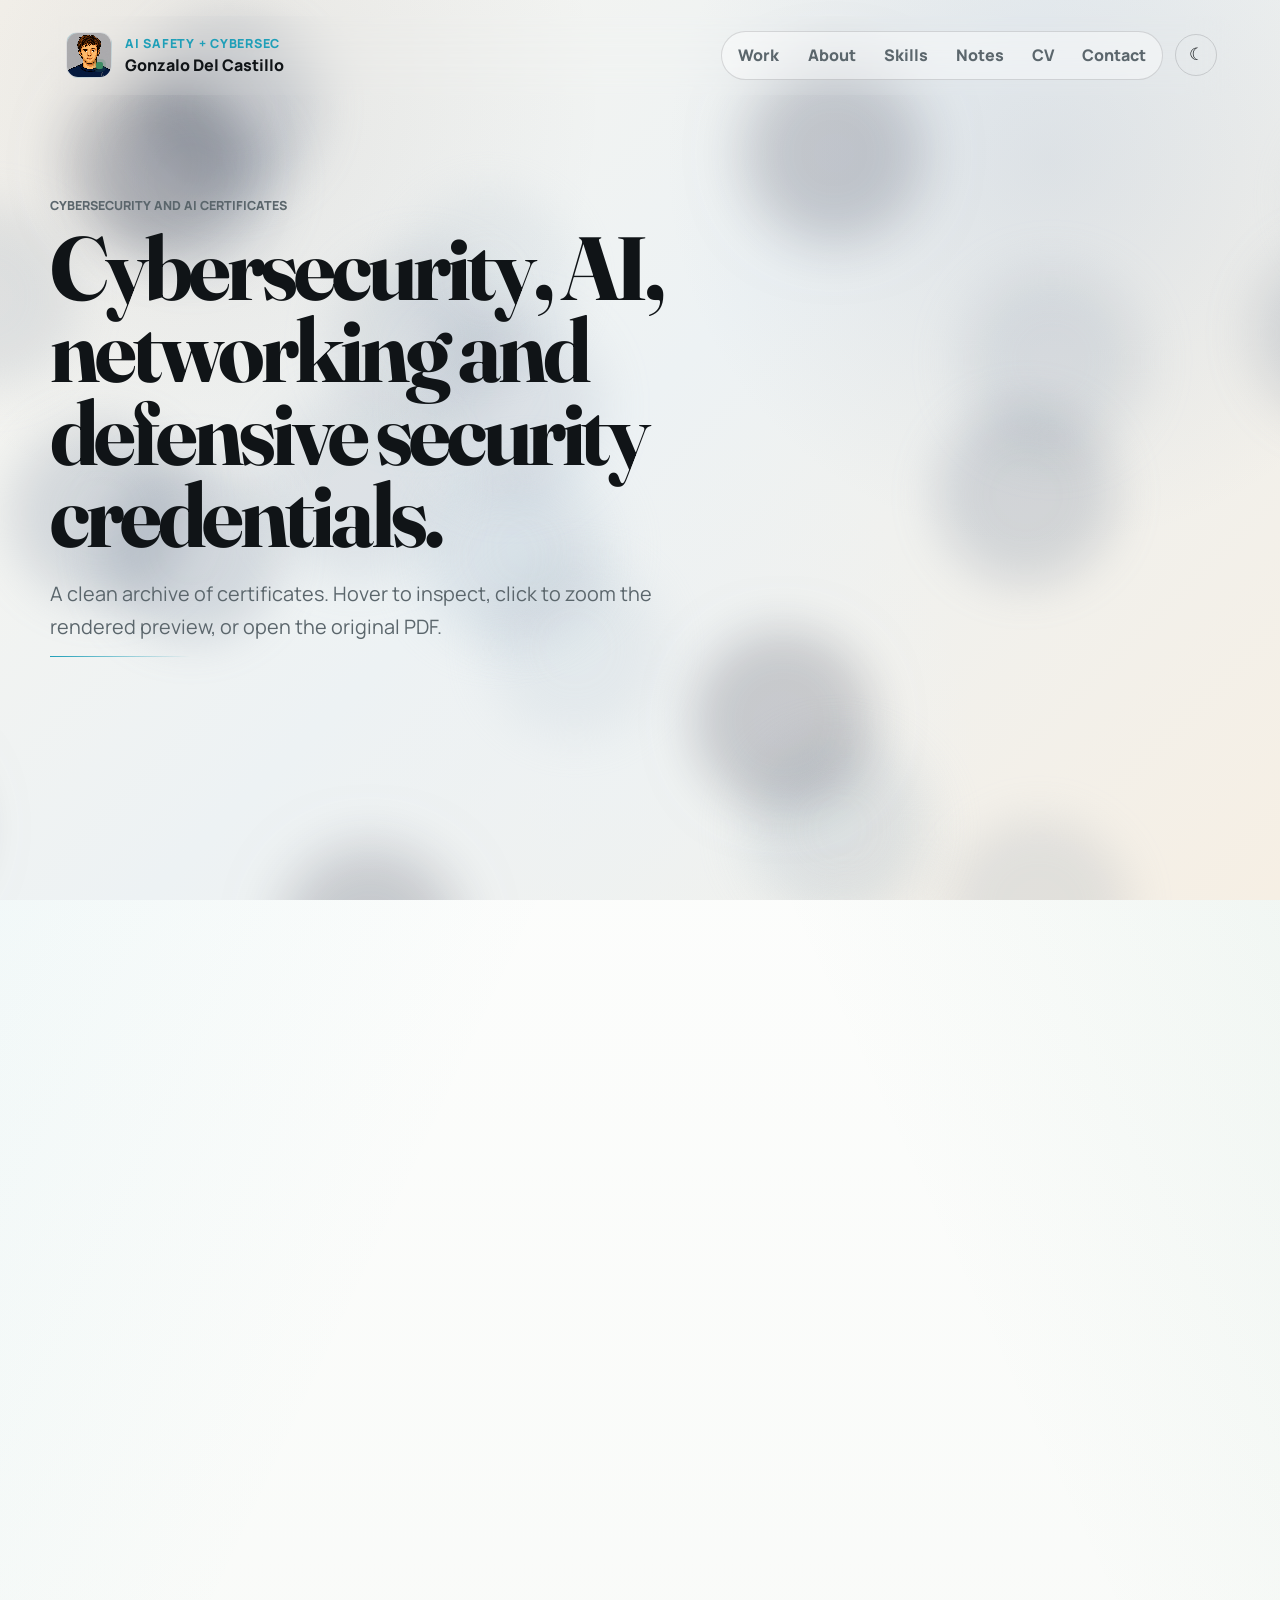
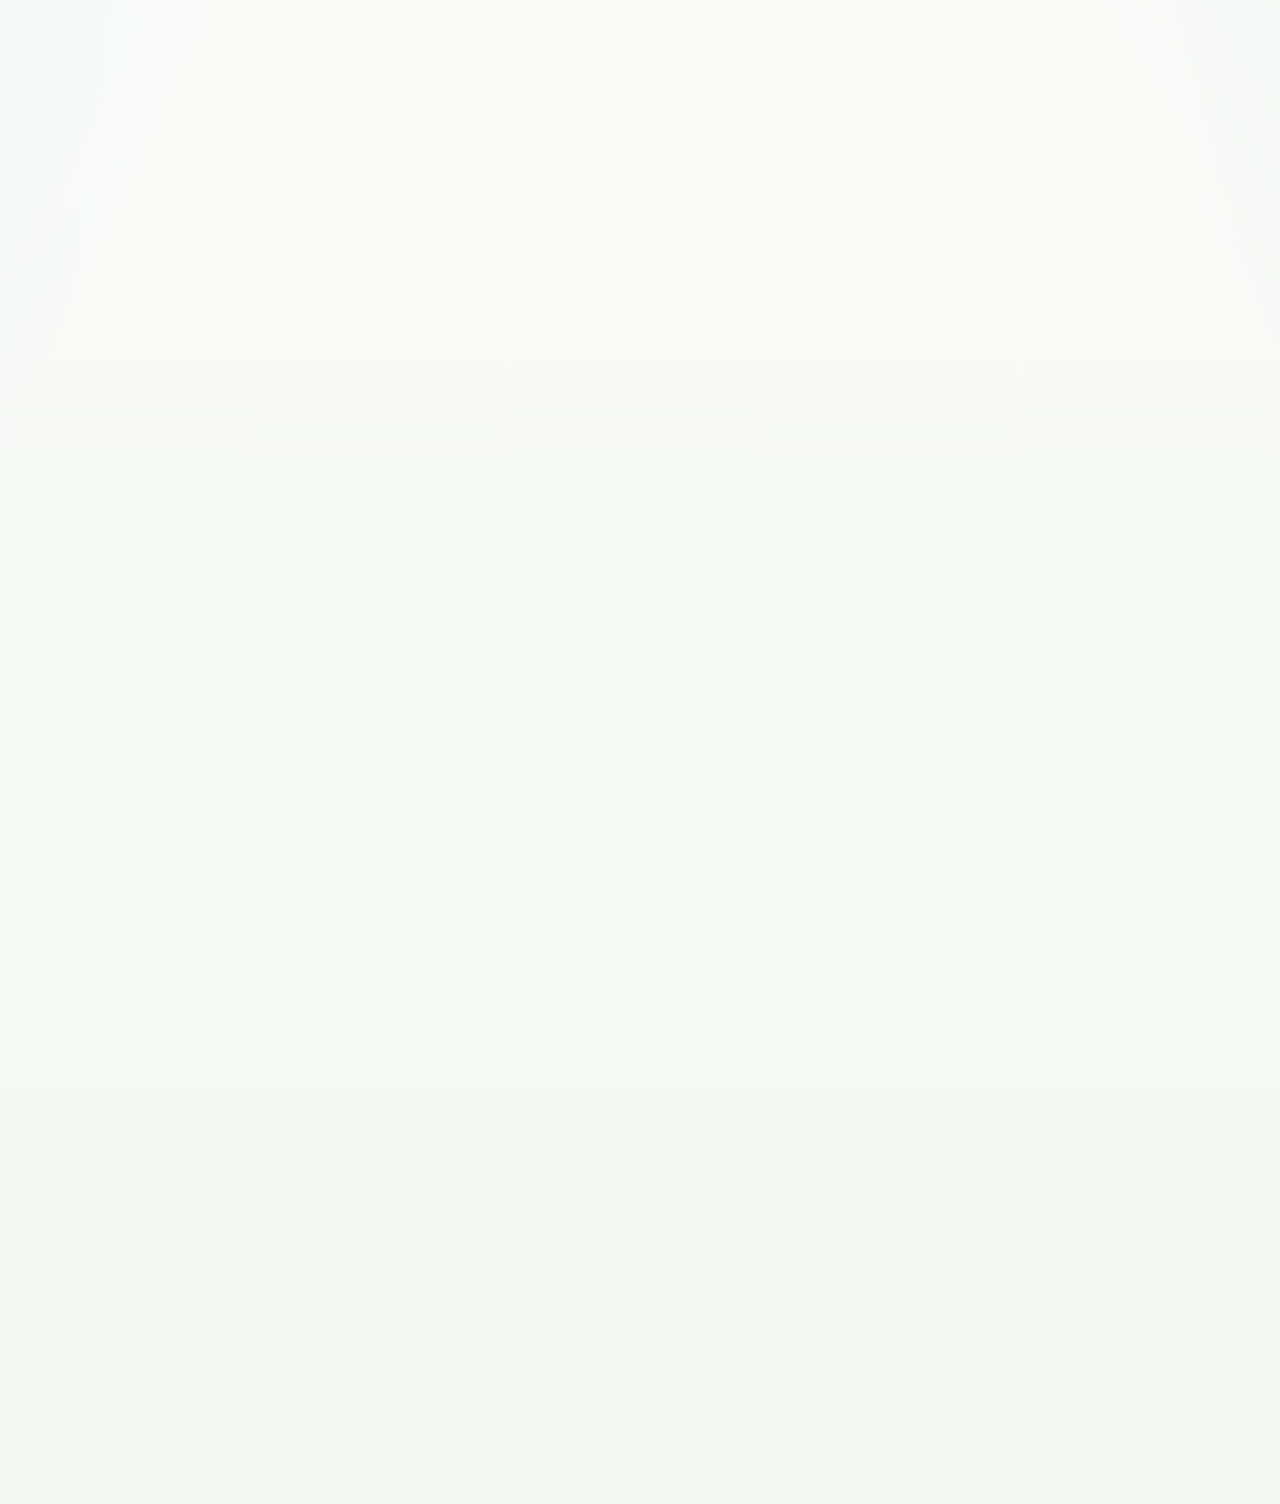
<file: certificates.html>
<!DOCTYPE html>
<html lang="en">
  <head>
    <meta charset="UTF-8" />
    <meta name="viewport" content="width=device-width, initial-scale=1.0" />
    <title>Certificates | Gonzalo Del Castillo</title>
    <meta
      name="description"
      content="Cybersecurity, networking, and defensive security certificates for Gonzalo Del Castillo."
    />
    <meta name="theme-color" content="#0e6d83" />
    <link rel="preconnect" href="https://fonts.googleapis.com" />
    <link rel="preconnect" href="https://fonts.gstatic.com" crossorigin />
    <link
      href="https://fonts.googleapis.com/css2?family=Manrope:wght@400;500;700;800&family=Fraunces:opsz,wght@9..144,600;9..144,700&family=Silkscreen:wght@400;700&display=swap"
      rel="stylesheet"
    />
    <link rel="stylesheet" href="./styles.css" />
  </head>
  <body class="certificates-page">
    <div class="system-bg" aria-hidden="true">
      <div class="background">
        <span></span><span></span><span></span><span></span><span></span>
        <span></span><span></span><span></span><span></span><span></span>
        <span></span><span></span><span></span><span></span><span></span>
        <span></span><span></span><span></span><span></span><span></span>
        <span></span><span></span><span></span><span></span><span></span>
        <span></span><span></span>
      </div>
      <div class="field-grid"></div>
      <div class="signal-ribbon ribbon-a"></div>
      <div class="signal-ribbon ribbon-b"></div>
      <div class="scanlines"></div>
    </div>

    <div class="page-shell">
      <header class="topbar">
        <a class="brand" href="./index.html#top">
          <span class="brand-mark">
            <img src="./assets/img/profile-8bit.png" alt="" />
          </span>
          <span class="brand-copy">
            <span class="brand-kicker">AI Safety + Cybersec</span>
            <span class="brand-name">Gonzalo Del Castillo</span>
          </span>
        </a>

        <div class="topbar-actions">
          <nav class="topnav">
            <a href="./index.html#work">Work</a>
            <a href="./index.html#about">About</a>
            <a href="./index.html#skills">Skills</a>
            <a href="./index.html#notes">Notes</a>
            <a
              href="./assets/Gonzalo_DelCastillo_CV_English.pdf"
              download="Gonzalo_DelCastillo_CV_English.pdf"
              target="_blank"
              rel="noreferrer"
            >
              CV
            </a>
            <a href="./index.html#contact">Contact</a>
          </nav>
          <button
            class="theme-toggle"
            type="button"
            aria-label="Enable dark mode"
            aria-pressed="false"
          >
            <span class="theme-toggle-icon" aria-hidden="true">&#9790;</span>
          </button>
        </div>
      </header>

      <main id="top">
        <section class="section-block certificates-hero">
          <div class="section-head scroll-fade">
            <p class="eyebrow">Cybersecurity and AI Certificates</p>
            <h1>Cybersecurity, AI, networking and defensive security credentials.</h1>
            <p class="lede">
              A clean archive of certificates. Hover to inspect, click to zoom
              the rendered preview, or open the original PDF.
            </p>
          </div>
        </section>

        <section class="section-block certificates-block" aria-label="Certificate archive">

          <div class="certificates-shell scroll-fade">
            <div class="certificates-toolbar">
              <span>14 documents</span>
              <span>Click any preview to zoom</span>
            </div>

            <div class="certificates-grid">
              <button class="certificate-card" type="button" data-cert-title="Fortinet Certified Fundamentals in Cybersecurity" data-cert-src="./assets/certificates/fortinet-certified-fundamentals-cybersecurity.pdf" data-cert-preview="./assets/certificates/previews/fortinet-certified-fundamentals-cybersecurity.png">
                <img class="certificate-preview" src="./assets/certificates/previews/fortinet-certified-fundamentals-cybersecurity.png" alt="" loading="lazy" />
                <span class="certificate-issuer">Fortinet</span>
                <strong>Certified Fundamentals in Cybersecurity</strong>
                <span class="certificate-meta">Cybersecurity fundamentals</span>
              </button>

              <button class="certificate-card" type="button" data-cert-title="Fortinet Certified Associate in Cybersecurity" data-cert-src="./assets/certificates/fortinet-certified-associate-cybersecurity.pdf" data-cert-preview="./assets/certificates/previews/fortinet-certified-associate-cybersecurity.png">
                <img class="certificate-preview" src="./assets/certificates/previews/fortinet-certified-associate-cybersecurity.png" alt="" loading="lazy" />
                <span class="certificate-issuer">Fortinet</span>
                <strong>Certified Associate in Cybersecurity</strong>
                <span class="certificate-meta">Cybersecurity associate</span>
              </button>

              <button class="certificate-card" type="button" data-cert-title="ISC2 Certificate" data-cert-src="./assets/certificates/isc2-certificate.pdf" data-cert-preview="./assets/certificates/previews/isc2-certificate.png">
                <img class="certificate-preview" src="./assets/certificates/previews/isc2-certificate.png" alt="" loading="lazy" />
                <span class="certificate-issuer">ISC2</span>
                <strong>ISC2 Certificate</strong>
                <span class="certificate-meta">Security foundations</span>
              </button>

              <button class="certificate-card" type="button" data-cert-title="Elements of AI Certificate of Completion" data-cert-src="./assets/certificates/previews/elements-of-ai-certificate.png" data-cert-preview="./assets/certificates/previews/elements-of-ai-certificate.png">
                <img class="certificate-preview" src="./assets/certificates/previews/elements-of-ai-certificate.png" alt="" loading="lazy" />
                <span class="certificate-issuer">University of Helsinki / MinnaLearn</span>
                <strong>Elements of AI</strong>
                <span class="certificate-meta">AI fundamentals, 2 ECTS</span>
              </button>

              <button class="certificate-card" type="button" data-cert-title="Cisco Networking Basics" data-cert-src="./assets/certificates/cisco-networking-basics.pdf" data-cert-preview="./assets/certificates/previews/cisco-networking-basics.png">
                <img class="certificate-preview" src="./assets/certificates/previews/cisco-networking-basics.png" alt="" loading="lazy" />
                <span class="certificate-issuer">Cisco</span>
                <strong>Networking Basics</strong>
                <span class="certificate-meta">Network fundamentals</span>
              </button>

              <button class="certificate-card" type="button" data-cert-title="Cisco Network Addressing and Basic Troubleshooting" data-cert-src="./assets/certificates/cisco-network-addressing-basic-troubleshooting.pdf" data-cert-preview="./assets/certificates/previews/cisco-network-addressing-basic-troubleshooting.png">
                <img class="certificate-preview" src="./assets/certificates/previews/cisco-network-addressing-basic-troubleshooting.png" alt="" loading="lazy" />
                <span class="certificate-issuer">Cisco</span>
                <strong>Network Addressing and Basic Troubleshooting</strong>
                <span class="certificate-meta">Addressing and diagnostics</span>
              </button>

              <button class="certificate-card" type="button" data-cert-title="Cisco Networking Devices and Basic Configuration" data-cert-src="./assets/certificates/cisco-networking-devices-basic-config.pdf" data-cert-preview="./assets/certificates/previews/cisco-networking-devices-basic-config.png">
                <img class="certificate-preview" src="./assets/certificates/previews/cisco-networking-devices-basic-config.png" alt="" loading="lazy" />
                <span class="certificate-issuer">Cisco</span>
                <strong>Networking Devices and Basic Configuration</strong>
                <span class="certificate-meta">Devices and config</span>
              </button>

              <button class="certificate-card" type="button" data-cert-title="Cisco Network Support and Security" data-cert-src="./assets/certificates/cisco-network-support-security.pdf" data-cert-preview="./assets/certificates/previews/cisco-network-support-security.png">
                <img class="certificate-preview" src="./assets/certificates/previews/cisco-network-support-security.png" alt="" loading="lazy" />
                <span class="certificate-issuer">Cisco</span>
                <strong>Network Support and Security</strong>
                <span class="certificate-meta">Support and security</span>
              </button>

              <button class="certificate-card" type="button" data-cert-title="Cisco Network Defense" data-cert-src="./assets/certificates/cisco-network-defense.pdf" data-cert-preview="./assets/certificates/previews/cisco-network-defense.png">
                <img class="certificate-preview" src="./assets/certificates/previews/cisco-network-defense.png" alt="" loading="lazy" />
                <span class="certificate-issuer">Cisco</span>
                <strong>Network Defense</strong>
                <span class="certificate-meta">Defensive security</span>
              </button>

              <button class="certificate-card" type="button" data-cert-title="CISA Certificate of Training 05" data-cert-src="./assets/certificates/cisco-networking-academy-05.pdf" data-cert-preview="./assets/certificates/previews/cisco-networking-academy-05.png">
                <img class="certificate-preview" src="./assets/certificates/previews/cisco-networking-academy-05.png" alt="" loading="lazy" />
                <span class="certificate-issuer">CISA</span>
                <strong>Certificate of Training 05</strong>
                <span class="certificate-meta">Course certificate</span>
              </button>

              <button class="certificate-card" type="button" data-cert-title="CISA Certificate of Training 09" data-cert-src="./assets/certificates/cisco-networking-academy-09.pdf" data-cert-preview="./assets/certificates/previews/cisco-networking-academy-09.png">
                <img class="certificate-preview" src="./assets/certificates/previews/cisco-networking-academy-09.png" alt="" loading="lazy" />
                <span class="certificate-issuer">CISA</span>
                <strong>Certificate of Training 09</strong>
                <span class="certificate-meta">Course certificate</span>
              </button>

              <button class="certificate-card" type="button" data-cert-title="CISA Certificate of Training 10" data-cert-src="./assets/certificates/cisco-networking-academy-10.pdf" data-cert-preview="./assets/certificates/previews/cisco-networking-academy-10.png">
                <img class="certificate-preview" src="./assets/certificates/previews/cisco-networking-academy-10.png" alt="" loading="lazy" />
                <span class="certificate-issuer">CISA</span>
                <strong>Certificate of Training 10</strong>
                <span class="certificate-meta">Course certificate</span>
              </button>

              <button class="certificate-card" type="button" data-cert-title="CISA Certificate of Training 11" data-cert-src="./assets/certificates/cisco-networking-academy-11.pdf" data-cert-preview="./assets/certificates/previews/cisco-networking-academy-11.png">
                <img class="certificate-preview" src="./assets/certificates/previews/cisco-networking-academy-11.png" alt="" loading="lazy" />
                <span class="certificate-issuer">CISA</span>
                <strong>Certificate of Training 11</strong>
                <span class="certificate-meta">Course certificate</span>
              </button>

              <button class="certificate-card" type="button" data-cert-title="Fortinet OT Security 7.6 Architect" data-cert-src="./assets/certificates/certificate-9267655164GD.pdf" data-cert-preview="./assets/certificates/previews/certificate-9267655164GD.png">
                <img class="certificate-preview" src="./assets/certificates/previews/certificate-9267655164GD.png" alt="" loading="lazy" />
                <span class="certificate-issuer">Fortinet</span>
                <strong>OT Security 7.6 Architect</strong>
                <span class="certificate-meta">Operational technology security</span>
              </button>
            </div>
          </div>
        </section>
      </main>
    </div>

    <div class="certificate-modal" role="dialog" aria-modal="true" aria-labelledby="certificate-modal-title" aria-hidden="true">
      <div class="certificate-modal-backdrop" data-cert-close></div>
      <div class="certificate-modal-panel">
        <div class="certificate-modal-header">
          <div>
            <p class="project-meta">Certificate preview</p>
            <h2 id="certificate-modal-title">Certificate</h2>
          </div>
          <div class="certificate-modal-actions">
            <a class="certificate-open-file" href="#" target="_blank" rel="noreferrer">Open file</a>
            <button class="certificate-close" type="button" data-cert-close aria-label="Close certificate preview">Close</button>
          </div>
        </div>
        <div class="certificate-zoom-stage">
          <img class="certificate-zoom-image" alt="" />
        </div>
      </div>
    </div>

    <script src="./script.js"></script>
  </body>
</html>
</file>
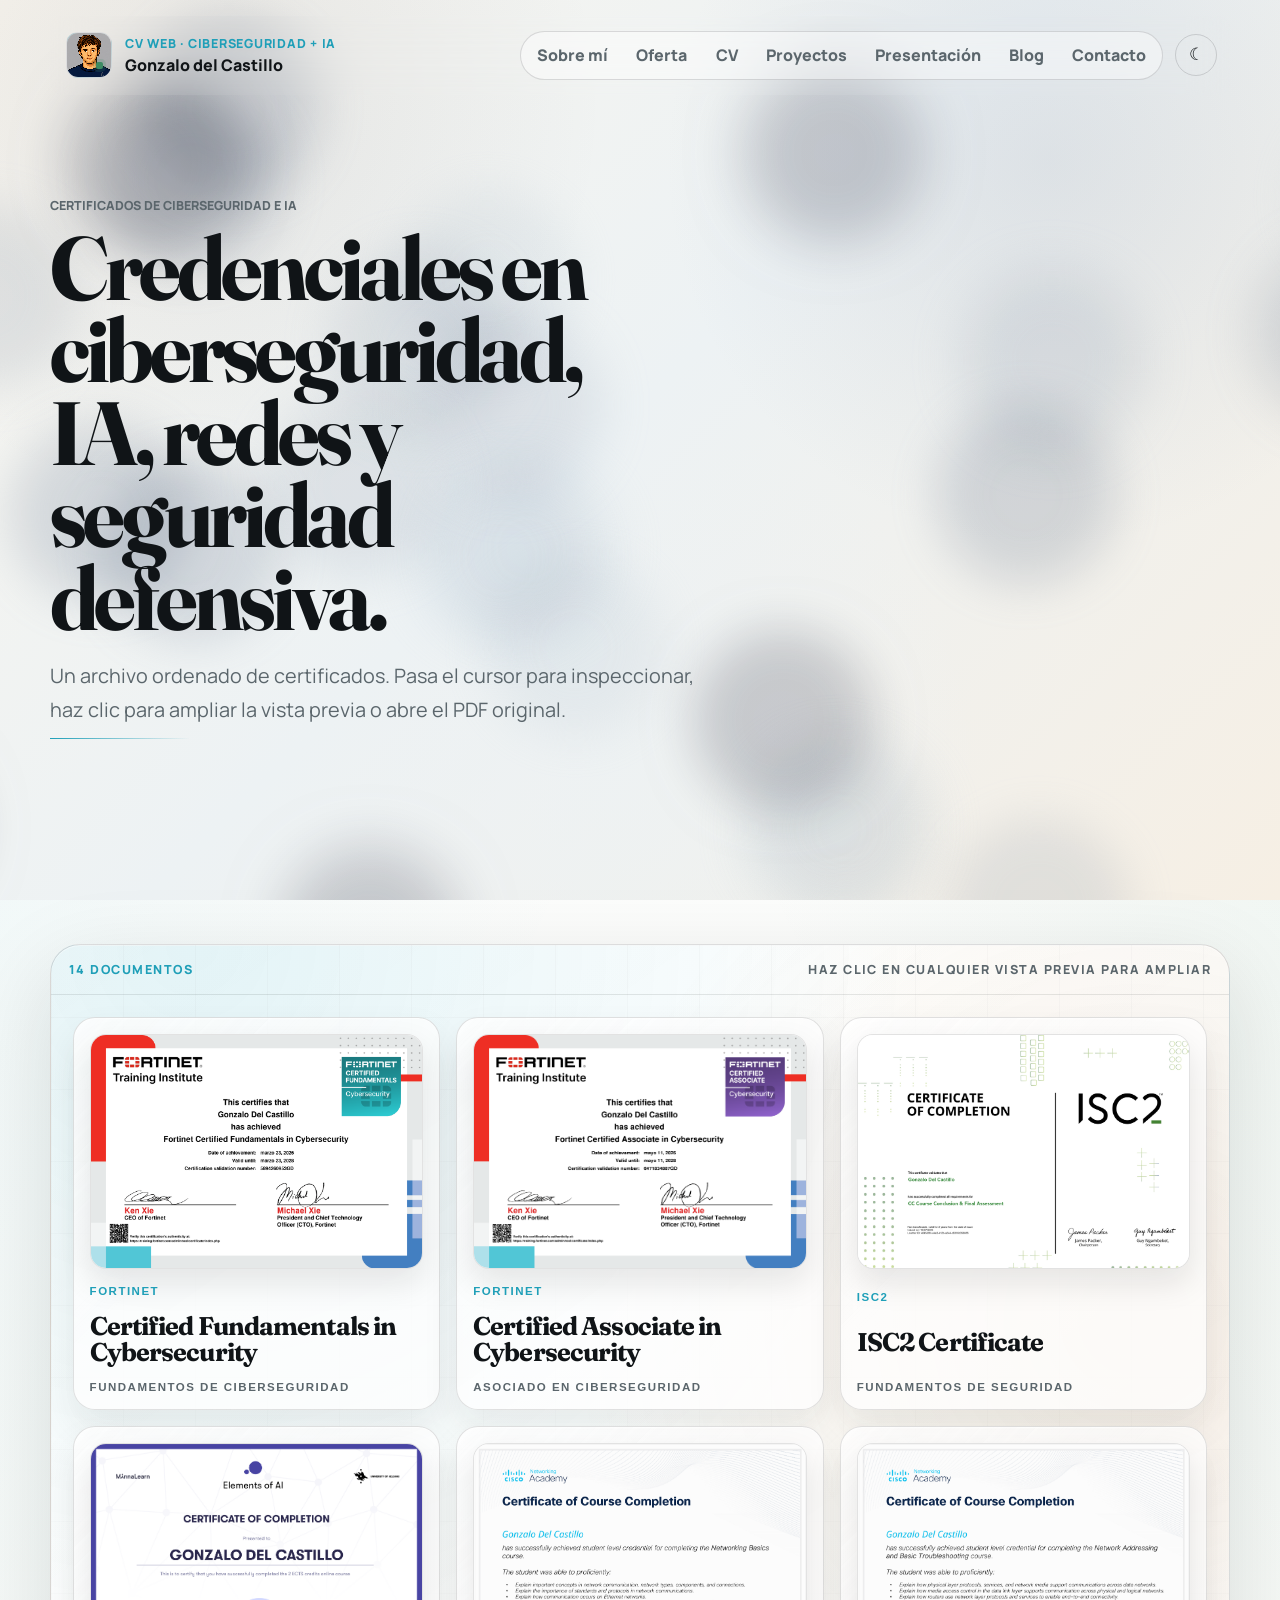
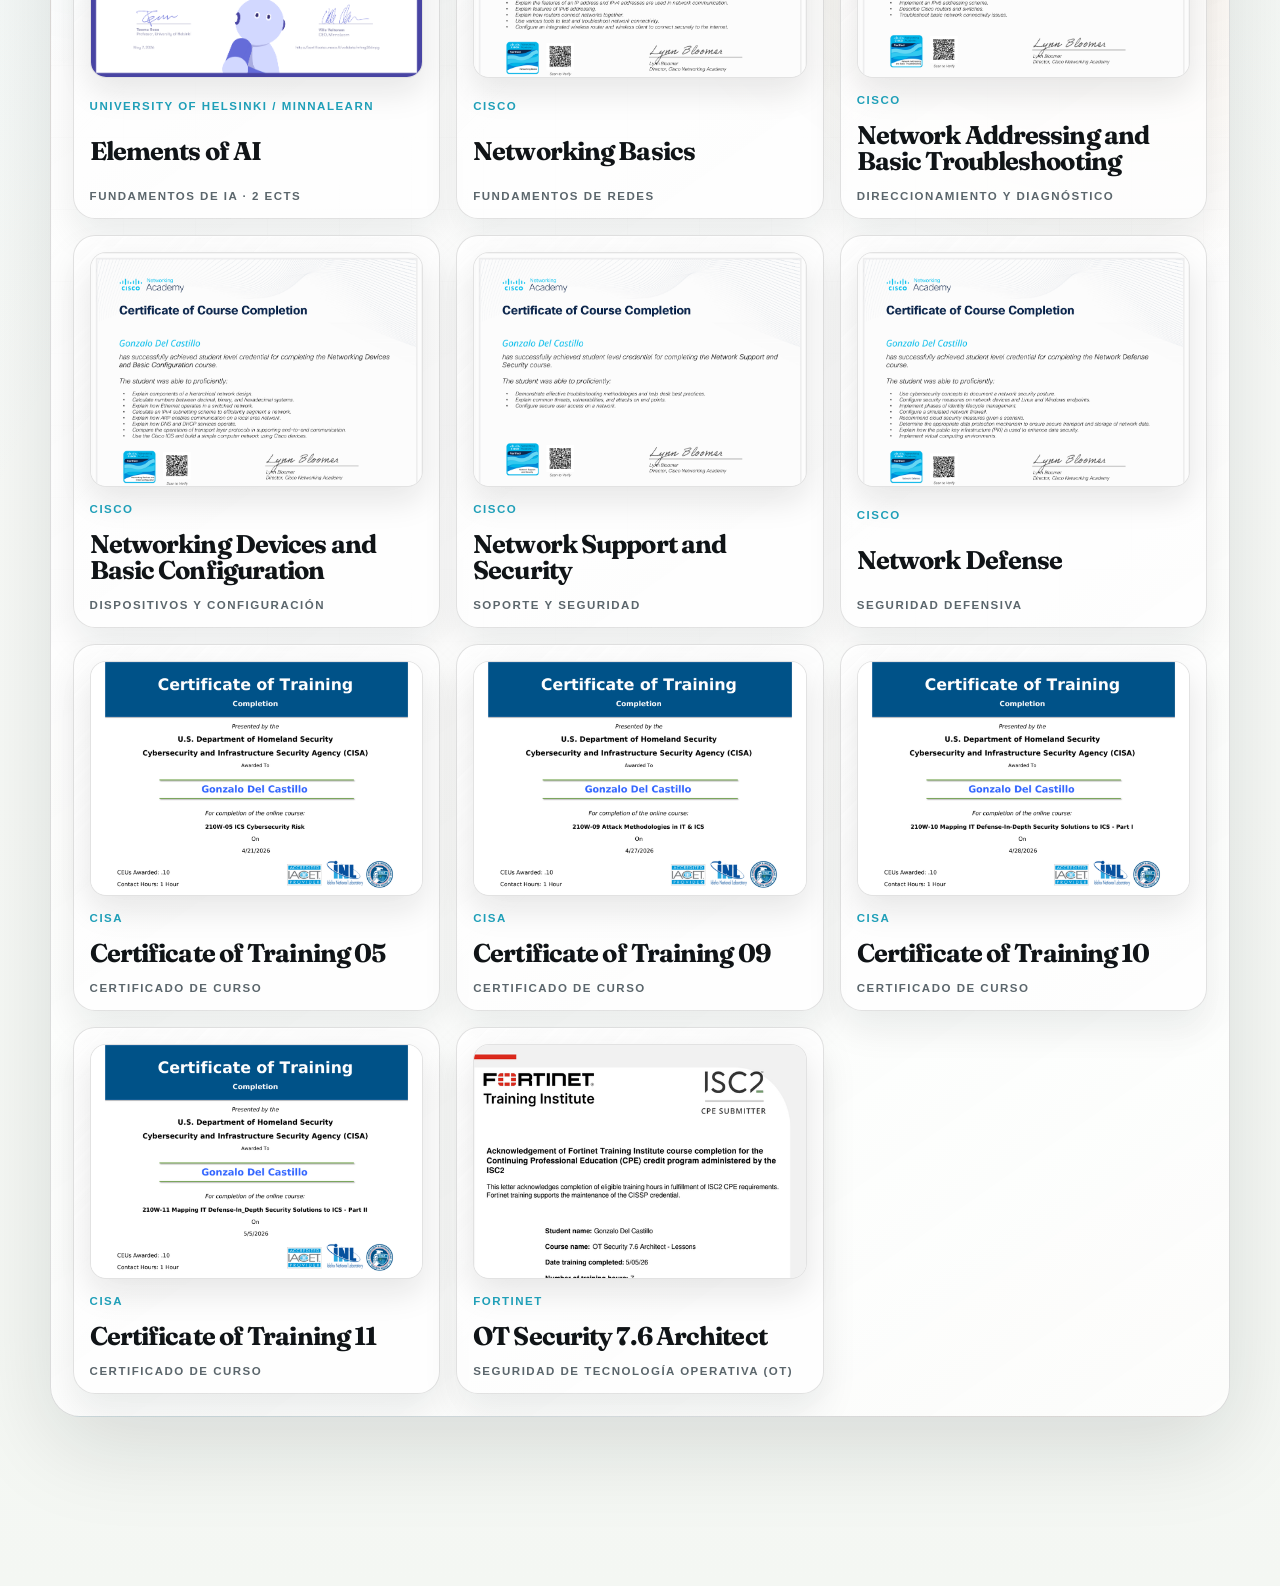
<file: cv-web/certificates.html>
<!DOCTYPE html>
<html lang="es">
  <head>
    <meta charset="UTF-8" />
    <meta name="viewport" content="width=device-width, initial-scale=1.0" />
    <title>Certificados | Gonzalo del Castillo</title>
    <meta
      name="description"
      content="Certificados de ciberseguridad, redes y seguridad defensiva de Gonzalo del Castillo García."
    />
    <meta name="theme-color" content="#0e6d83" />
    <link rel="preconnect" href="https://fonts.googleapis.com" />
    <link rel="preconnect" href="https://fonts.gstatic.com" crossorigin />
    <link
      href="https://fonts.googleapis.com/css2?family=Manrope:wght@400;500;700;800&family=Fraunces:opsz,wght@9..144,600;9..144,700&family=Silkscreen:wght@400;700&display=swap"
      rel="stylesheet"
    />
    <link rel="stylesheet" href="./styles.css" />
  </head>
  <body class="certificates-page">
    <div class="system-bg" aria-hidden="true">
      <div class="background">
        <span></span><span></span><span></span><span></span><span></span>
        <span></span><span></span><span></span><span></span><span></span>
        <span></span><span></span><span></span><span></span><span></span>
        <span></span><span></span><span></span><span></span><span></span>
        <span></span><span></span><span></span><span></span><span></span>
        <span></span><span></span>
      </div>
      <div class="field-grid"></div>
      <div class="signal-ribbon ribbon-a"></div>
      <div class="signal-ribbon ribbon-b"></div>
      <div class="scanlines"></div>
    </div>

    <div class="page-shell">
      <header class="topbar">
        <a class="brand" href="./index.html#top">
          <span class="brand-mark">
            <img src="./assets/img/profile-8bit.png" alt="" />
          </span>
          <span class="brand-copy">
            <span class="brand-kicker">CV Web · Ciberseguridad + IA</span>
            <span class="brand-name">Gonzalo del Castillo</span>
          </span>
        </a>

        <div class="topbar-actions">
          <nav class="topnav">
            <a href="./index.html#about">Sobre mí</a>
            <a href="./index.html#oferta">Oferta</a>
            <a href="./index.html#cv">CV</a>
            <a href="./index.html#work">Proyectos</a>
            <a href="./index.html#presentacion">Presentación</a>
            <a href="./index.html#blog">Blog</a>
            <a href="./index.html#contact">Contacto</a>
          </nav>
          <button
            class="theme-toggle"
            type="button"
            aria-label="Activar modo oscuro"
            aria-pressed="false"
          >
            <span class="theme-toggle-icon" aria-hidden="true">&#9790;</span>
          </button>
        </div>
      </header>

      <main id="top">
        <section class="section-block certificates-hero">
          <div class="section-head scroll-fade">
            <p class="eyebrow">Certificados de ciberseguridad e IA</p>
            <h1>Credenciales en ciberseguridad, IA, redes y seguridad defensiva.</h1>
            <p class="lede">
              Un archivo ordenado de certificados. Pasa el cursor para inspeccionar,
              haz clic para ampliar la vista previa o abre el PDF original.
            </p>
          </div>
        </section>

        <section class="section-block certificates-block" aria-label="Certificate archive">

          <div class="certificates-shell scroll-fade">
            <div class="certificates-toolbar">
              <span>14 documentos</span>
              <span>Haz clic en cualquier vista previa para ampliar</span>
            </div>

            <div class="certificates-grid">
              <button class="certificate-card" type="button" data-cert-title="Fortinet Certified Fundamentals in Cybersecurity" data-cert-src="./assets/certificates/fortinet-certified-fundamentals-cybersecurity.pdf" data-cert-preview="./assets/certificates/previews/fortinet-certified-fundamentals-cybersecurity.png">
                <img class="certificate-preview" src="./assets/certificates/previews/fortinet-certified-fundamentals-cybersecurity.png" alt="" loading="lazy" />
                <span class="certificate-issuer">Fortinet</span>
                <strong>Certified Fundamentals in Cybersecurity</strong>
                <span class="certificate-meta">Fundamentos de ciberseguridad</span>
              </button>

              <button class="certificate-card" type="button" data-cert-title="Fortinet Certified Associate in Cybersecurity" data-cert-src="./assets/certificates/fortinet-certified-associate-cybersecurity.pdf" data-cert-preview="./assets/certificates/previews/fortinet-certified-associate-cybersecurity.png">
                <img class="certificate-preview" src="./assets/certificates/previews/fortinet-certified-associate-cybersecurity.png" alt="" loading="lazy" />
                <span class="certificate-issuer">Fortinet</span>
                <strong>Certified Associate in Cybersecurity</strong>
                <span class="certificate-meta">Asociado en ciberseguridad</span>
              </button>

              <button class="certificate-card" type="button" data-cert-title="ISC2 Certificate" data-cert-src="./assets/certificates/isc2-certificate.pdf" data-cert-preview="./assets/certificates/previews/isc2-certificate.png">
                <img class="certificate-preview" src="./assets/certificates/previews/isc2-certificate.png" alt="" loading="lazy" />
                <span class="certificate-issuer">ISC2</span>
                <strong>ISC2 Certificate</strong>
                <span class="certificate-meta">Fundamentos de seguridad</span>
              </button>

              <button class="certificate-card" type="button" data-cert-title="Elements of AI Certificate of Completion" data-cert-src="./assets/certificates/previews/elements-of-ai-certificate.png" data-cert-preview="./assets/certificates/previews/elements-of-ai-certificate.png">
                <img class="certificate-preview" src="./assets/certificates/previews/elements-of-ai-certificate.png" alt="" loading="lazy" />
                <span class="certificate-issuer">University of Helsinki / MinnaLearn</span>
                <strong>Elements of AI</strong>
                <span class="certificate-meta">Fundamentos de IA · 2 ECTS</span>
              </button>

              <button class="certificate-card" type="button" data-cert-title="Cisco Networking Basics" data-cert-src="./assets/certificates/cisco-networking-basics.pdf" data-cert-preview="./assets/certificates/previews/cisco-networking-basics.png">
                <img class="certificate-preview" src="./assets/certificates/previews/cisco-networking-basics.png" alt="" loading="lazy" />
                <span class="certificate-issuer">Cisco</span>
                <strong>Networking Basics</strong>
                <span class="certificate-meta">Fundamentos de redes</span>
              </button>

              <button class="certificate-card" type="button" data-cert-title="Cisco Network Addressing and Basic Troubleshooting" data-cert-src="./assets/certificates/cisco-network-addressing-basic-troubleshooting.pdf" data-cert-preview="./assets/certificates/previews/cisco-network-addressing-basic-troubleshooting.png">
                <img class="certificate-preview" src="./assets/certificates/previews/cisco-network-addressing-basic-troubleshooting.png" alt="" loading="lazy" />
                <span class="certificate-issuer">Cisco</span>
                <strong>Network Addressing and Basic Troubleshooting</strong>
                <span class="certificate-meta">Direccionamiento y diagnóstico</span>
              </button>

              <button class="certificate-card" type="button" data-cert-title="Cisco Networking Devices and Basic Configuration" data-cert-src="./assets/certificates/cisco-networking-devices-basic-config.pdf" data-cert-preview="./assets/certificates/previews/cisco-networking-devices-basic-config.png">
                <img class="certificate-preview" src="./assets/certificates/previews/cisco-networking-devices-basic-config.png" alt="" loading="lazy" />
                <span class="certificate-issuer">Cisco</span>
                <strong>Networking Devices and Basic Configuration</strong>
                <span class="certificate-meta">Dispositivos y configuración</span>
              </button>

              <button class="certificate-card" type="button" data-cert-title="Cisco Network Support and Security" data-cert-src="./assets/certificates/cisco-network-support-security.pdf" data-cert-preview="./assets/certificates/previews/cisco-network-support-security.png">
                <img class="certificate-preview" src="./assets/certificates/previews/cisco-network-support-security.png" alt="" loading="lazy" />
                <span class="certificate-issuer">Cisco</span>
                <strong>Network Support and Security</strong>
                <span class="certificate-meta">Soporte y seguridad</span>
              </button>

              <button class="certificate-card" type="button" data-cert-title="Cisco Network Defense" data-cert-src="./assets/certificates/cisco-network-defense.pdf" data-cert-preview="./assets/certificates/previews/cisco-network-defense.png">
                <img class="certificate-preview" src="./assets/certificates/previews/cisco-network-defense.png" alt="" loading="lazy" />
                <span class="certificate-issuer">Cisco</span>
                <strong>Network Defense</strong>
                <span class="certificate-meta">Seguridad defensiva</span>
              </button>

              <button class="certificate-card" type="button" data-cert-title="CISA Certificate of Training 05" data-cert-src="./assets/certificates/cisco-networking-academy-05.pdf" data-cert-preview="./assets/certificates/previews/cisco-networking-academy-05.png">
                <img class="certificate-preview" src="./assets/certificates/previews/cisco-networking-academy-05.png" alt="" loading="lazy" />
                <span class="certificate-issuer">CISA</span>
                <strong>Certificate of Training 05</strong>
                <span class="certificate-meta">Certificado de curso</span>
              </button>

              <button class="certificate-card" type="button" data-cert-title="CISA Certificate of Training 09" data-cert-src="./assets/certificates/cisco-networking-academy-09.pdf" data-cert-preview="./assets/certificates/previews/cisco-networking-academy-09.png">
                <img class="certificate-preview" src="./assets/certificates/previews/cisco-networking-academy-09.png" alt="" loading="lazy" />
                <span class="certificate-issuer">CISA</span>
                <strong>Certificate of Training 09</strong>
                <span class="certificate-meta">Certificado de curso</span>
              </button>

              <button class="certificate-card" type="button" data-cert-title="CISA Certificate of Training 10" data-cert-src="./assets/certificates/cisco-networking-academy-10.pdf" data-cert-preview="./assets/certificates/previews/cisco-networking-academy-10.png">
                <img class="certificate-preview" src="./assets/certificates/previews/cisco-networking-academy-10.png" alt="" loading="lazy" />
                <span class="certificate-issuer">CISA</span>
                <strong>Certificate of Training 10</strong>
                <span class="certificate-meta">Certificado de curso</span>
              </button>

              <button class="certificate-card" type="button" data-cert-title="CISA Certificate of Training 11" data-cert-src="./assets/certificates/cisco-networking-academy-11.pdf" data-cert-preview="./assets/certificates/previews/cisco-networking-academy-11.png">
                <img class="certificate-preview" src="./assets/certificates/previews/cisco-networking-academy-11.png" alt="" loading="lazy" />
                <span class="certificate-issuer">CISA</span>
                <strong>Certificate of Training 11</strong>
                <span class="certificate-meta">Certificado de curso</span>
              </button>

              <button class="certificate-card" type="button" data-cert-title="Fortinet OT Security 7.6 Architect" data-cert-src="./assets/certificates/certificate-9267655164GD.pdf" data-cert-preview="./assets/certificates/previews/certificate-9267655164GD.png">
                <img class="certificate-preview" src="./assets/certificates/previews/certificate-9267655164GD.png" alt="" loading="lazy" />
                <span class="certificate-issuer">Fortinet</span>
                <strong>OT Security 7.6 Architect</strong>
                <span class="certificate-meta">Seguridad de tecnología operativa (OT)</span>
              </button>
            </div>
          </div>
        </section>
      </main>
    </div>

    <div class="certificate-modal" role="dialog" aria-modal="true" aria-labelledby="certificate-modal-title" aria-hidden="true">
      <div class="certificate-modal-backdrop" data-cert-close></div>
      <div class="certificate-modal-panel">
        <div class="certificate-modal-header">
          <div>
            <p class="project-meta">Vista previa del certificado</p>
            <h2 id="certificate-modal-title">Certificado</h2>
          </div>
          <div class="certificate-modal-actions">
            <a class="certificate-open-file" href="#" target="_blank" rel="noreferrer">Abrir archivo</a>
            <button class="certificate-close" type="button" data-cert-close aria-label="Cerrar vista previa del certificado">Cerrar</button>
          </div>
        </div>
        <div class="certificate-zoom-stage">
          <img class="certificate-zoom-image" alt="" />
        </div>
      </div>
    </div>

    <script src="./script.js"></script>
  </body>
</html>
</file>
<file: styles.css>
:root {
  --paper: #f4f7f3;
  --paper-strong: #ffffff;
  --ink: #101417;
  --muted: #5b666c;
  --line: rgba(16, 20, 23, 0.14);
  --panel: rgba(255, 255, 255, 0.72);
  --panel-strong: rgba(255, 255, 255, 0.92);
  --cyan: #1f9fb8;
  --green: #3d8b63;
  --amber: #b8762f;
  --red: #b54d4d;
  --accent: var(--cyan);
  --accent-soft: rgba(31, 159, 184, 0.12);
  --radius-sm: 8px;
  --radius-md: 14px;
  --radius-lg: 24px;
  --ease-out: cubic-bezier(0.22, 1, 0.36, 1);
  --shadow: 0 24px 60px rgba(16, 20, 23, 0.1);
}

body[data-theme="dark"] {
  --paper: #0d1114;
  --paper-strong: #151b20;
  --ink: #f1f6f2;
  --muted: #a9b7bd;
  --line: rgba(241, 246, 242, 0.14);
  --panel: rgba(17, 24, 29, 0.62);
  --panel-strong: rgba(21, 29, 34, 0.86);
  --cyan: #4cc7dc;
  --green: #7bd69e;
  --amber: #e3a85f;
  --red: #ef7e7e;
  --accent: var(--cyan);
  --accent-soft: rgba(76, 199, 220, 0.14);
  --shadow: 0 24px 70px rgba(0, 0, 0, 0.42);
}

* {
  box-sizing: border-box;
}

html {
  scroll-behavior: smooth;
  scroll-padding-top: 7rem;
}

body {
  margin: 0;
  min-height: 100vh;
  color: var(--ink);
  background:
    linear-gradient(115deg, rgba(31, 159, 184, 0.08), transparent 36%),
    linear-gradient(245deg, rgba(61, 139, 99, 0.1), transparent 34%),
    linear-gradient(180deg, var(--paper-strong) 0%, var(--paper) 100%);
  font-family: "Manrope", sans-serif;
  overflow-x: hidden;
  transition: background 260ms ease, color 260ms ease;
}

a {
  color: inherit;
  text-decoration: none;
}

:focus-visible {
  outline: 3px solid color-mix(in srgb, var(--accent) 74%, white);
  outline-offset: 4px;
}

::selection {
  background: color-mix(in srgb, var(--accent) 28%, transparent);
  color: var(--ink);
}

.system-bg {
  position: fixed;
  inset: 0;
  z-index: 0;
  overflow: hidden;
  pointer-events: none;
}

.background {
  position: absolute;
  inset: 0;
  width: 100vw;
  height: 100vh;
  overflow: hidden;
  background:
    radial-gradient(circle at 18% 12%, rgba(141, 153, 174, 0.16), transparent 32%),
    radial-gradient(circle at 82% 18%, rgba(237, 242, 244, 0.08), transparent 28%),
    linear-gradient(135deg, #080708 0%, #101722 54%, #080708 100%);
}

.background span {
  position: absolute;
  width: 20vmin;
  height: 20vmin;
  border-radius: 999px;
  backface-visibility: hidden;
  opacity: 0.34;
  animation-name: move;
  animation-timing-function: linear;
  animation-iteration-count: infinite;
  filter: blur(0.4px);
  mix-blend-mode: screen;
  will-change: transform;
}

body:not([data-theme="dark"]) .background {
  background:
    radial-gradient(circle at 16% 12%, rgba(43, 45, 66, 0.08), transparent 30%),
    radial-gradient(circle at 82% 18%, rgba(141, 153, 174, 0.18), transparent 30%),
    radial-gradient(circle at 48% 86%, rgba(237, 242, 244, 0.72), transparent 36%),
    linear-gradient(135deg, #f8f5ee 0%, #edf2f4 48%, #f6efe4 100%);
}

body:not([data-theme="dark"]) .background span {
  opacity: 0.28;
  filter: blur(0.8px);
  mix-blend-mode: multiply;
}

body:not([data-theme="dark"]) .background span:nth-child(3n + 1) {
  color: #8d99ae;
}

body:not([data-theme="dark"]) .background span:nth-child(3n + 2) {
  color: #b8c2d0;
}

body:not([data-theme="dark"]) .background span:nth-child(3n) {
  color: #d8e0e8;
}

body:not([data-theme="dark"]) .background span:nth-child(5n) {
  opacity: 0.2;
  color: #2b2d42;
}

.background span:nth-child(1) {
  color: #8d99ae;
  top: 27%;
  left: 70%;
  animation-duration: 31s;
  animation-delay: -26s;
  transform-origin: -9vw -3vh;
  box-shadow: 40vmin 0 5.864485041726325vmin currentColor;
}

.background span:nth-child(2) {
  color: #2b2d42;
  top: 23%;
  left: 20%;
  animation-duration: 45s;
  animation-delay: -16s;
  transform-origin: -20vw 17vh;
  box-shadow: -40vmin 0 5.474889906303346vmin currentColor;
}

.background span:nth-child(3) {
  color: #2b2d42;
  top: 82%;
  left: 31%;
  animation-duration: 42s;
  animation-delay: -6s;
  transform-origin: -22vw -17vh;
  box-shadow: 40vmin 0 5.961487905648527vmin currentColor;
}

.background span:nth-child(4) {
  color: #2b2d42;
  top: 45%;
  left: 45%;
  animation-duration: 33s;
  animation-delay: -31s;
  transform-origin: -22vw 23vh;
  box-shadow: 40vmin 0 5.19073692969556vmin currentColor;
}

.background span:nth-child(5) {
  color: #edf2f4;
  top: 82%;
  left: 12%;
  animation-duration: 26s;
  animation-delay: -8s;
  transform-origin: -4vw 15vh;
  box-shadow: -40vmin 0 5.494493832157778vmin currentColor;
}

.background span:nth-child(6) {
  color: #edf2f4;
  top: 52%;
  left: 4%;
  animation-duration: 53s;
  animation-delay: -18s;
  transform-origin: -4vw 4vh;
  box-shadow: 40vmin 0 5.397699194083602vmin currentColor;
}

.background span:nth-child(7) {
  color: #edf2f4;
  top: 2%;
  left: 39%;
  animation-duration: 40s;
  animation-delay: -39s;
  transform-origin: 3vw 22vh;
  box-shadow: -40vmin 0 5.144601912189171vmin currentColor;
}

.background span:nth-child(8) {
  color: #8d99ae;
  top: 35%;
  left: 61%;
  animation-duration: 53s;
  animation-delay: -33s;
  transform-origin: -24vw 7vh;
  box-shadow: -40vmin 0 5.779714415654748vmin currentColor;
}

.background span:nth-child(9) {
  color: #2b2d42;
  top: 21%;
  left: 3%;
  animation-duration: 45s;
  animation-delay: -16s;
  transform-origin: 21vw 11vh;
  box-shadow: 40vmin 0 5.019368639276587vmin currentColor;
}

.background span:nth-child(10) {
  color: #2b2d42;
  top: 70%;
  left: 26%;
  animation-duration: 44s;
  animation-delay: -26s;
  transform-origin: -23vw -18vh;
  box-shadow: 40vmin 0 5.184447395989338vmin currentColor;
}

.background span:nth-child(11) {
  color: #2b2d42;
  top: 28%;
  left: 54%;
  animation-duration: 48s;
  animation-delay: -41s;
  transform-origin: 12vw -6vh;
  box-shadow: -40vmin 0 5.452123084836117vmin currentColor;
}

.background span:nth-child(12) {
  color: #2b2d42;
  top: 12%;
  left: 73%;
  animation-duration: 41s;
  animation-delay: -33s;
  transform-origin: 14vw 3vh;
  box-shadow: 40vmin 0 5.418347883282315vmin currentColor;
}

.background span:nth-child(13) {
  color: #2b2d42;
  top: 16%;
  left: 93%;
  animation-duration: 37s;
  animation-delay: -38s;
  transform-origin: -24vw -14vh;
  box-shadow: 40vmin 0 5.874802569454164vmin currentColor;
}

.background span:nth-child(14) {
  color: #8d99ae;
  top: 44%;
  left: 49%;
  animation-duration: 31s;
  animation-delay: -11s;
  transform-origin: 10vw -15vh;
  box-shadow: -40vmin 0 5.4477052609964485vmin currentColor;
}

.background span:nth-child(15) {
  color: #edf2f4;
  top: 8%;
  left: 33%;
  animation-duration: 37s;
  animation-delay: -7s;
  transform-origin: -9vw 16vh;
  box-shadow: -40vmin 0 5.262075928456802vmin currentColor;
}

.background span:nth-child(16) {
  color: #edf2f4;
  top: 10%;
  left: 36%;
  animation-duration: 46s;
  animation-delay: -24s;
  transform-origin: 16vw 8vh;
  box-shadow: -40vmin 0 5.147615251711907vmin currentColor;
}

.background span:nth-child(17) {
  color: #8d99ae;
  top: 22%;
  left: 9%;
  animation-duration: 36s;
  animation-delay: -50s;
  transform-origin: -8vw -4vh;
  box-shadow: -40vmin 0 5.85940084136348vmin currentColor;
}

.background span:nth-child(18) {
  color: #2b2d42;
  top: 62%;
  left: 66%;
  animation-duration: 41s;
  animation-delay: -28s;
  transform-origin: -11vw -2vh;
  box-shadow: -40vmin 0 5.267416008380787vmin currentColor;
}

.background span:nth-child(19) {
  color: #8d99ae;
  top: 47%;
  left: 29%;
  animation-duration: 43s;
  animation-delay: -43s;
  transform-origin: 11vw -6vh;
  box-shadow: -40vmin 0 5.374653433065137vmin currentColor;
}

.background span:nth-child(20) {
  color: #8d99ae;
  top: 94%;
  left: 50%;
  animation-duration: 41s;
  animation-delay: -44s;
  transform-origin: 13vw 14vh;
  box-shadow: -40vmin 0 5.858479572377932vmin currentColor;
}

.background span:nth-child(21) {
  color: #8d99ae;
  top: 51%;
  left: 6%;
  animation-duration: 45s;
  animation-delay: -33s;
  transform-origin: 3vw -12vh;
  box-shadow: 40vmin 0 5.93006411322027vmin currentColor;
}

.background span:nth-child(22) {
  color: #edf2f4;
  top: 51%;
  left: 36%;
  animation-duration: 44s;
  animation-delay: -3s;
  transform-origin: -2vw 22vh;
  box-shadow: -40vmin 0 5.281465178636854vmin currentColor;
}

.background span:nth-child(23) {
  color: #2b2d42;
  top: 30%;
  left: 47%;
  animation-duration: 51s;
  animation-delay: -31s;
  transform-origin: 8vw 10vh;
  box-shadow: 40vmin 0 5.913478358523893vmin currentColor;
}

.background span:nth-child(24) {
  color: #edf2f4;
  top: 9%;
  left: 88%;
  animation-duration: 38s;
  animation-delay: -42s;
  transform-origin: -18vw 13vh;
  box-shadow: 40vmin 0 5.4180290378257325vmin currentColor;
}

.background span:nth-child(25) {
  color: #2b2d42;
  top: 7%;
  left: 30%;
  animation-duration: 37s;
  animation-delay: -6s;
  transform-origin: -16vw 3vh;
  box-shadow: 40vmin 0 5.956424364027298vmin currentColor;
}

.background span:nth-child(26) {
  color: #edf2f4;
  top: 91%;
  left: 46%;
  animation-duration: 35s;
  animation-delay: -18s;
  transform-origin: 10vw -21vh;
  box-shadow: 40vmin 0 5.079676351631128vmin currentColor;
}

.background span:nth-child(27) {
  color: #2b2d42;
  top: 82%;
  left: 86%;
  animation-duration: 31s;
  animation-delay: -14s;
  transform-origin: -7vw 13vh;
  box-shadow: -40vmin 0 5.778618649061406vmin currentColor;
}

.field-grid,
.signal-ribbon,
.scanlines,
.signal-map {
  display: none;
}

.field-grid {
  position: absolute;
  inset: 0;
  opacity: 0.42;
  background-image:
    linear-gradient(var(--line) 1px, transparent 1px),
    linear-gradient(90deg, var(--line) 1px, transparent 1px);
  background-size: 44px 44px;
  mask-image: linear-gradient(180deg, black, transparent 82%);
}

.signal-ribbon {
  position: absolute;
  width: 76vw;
  height: 2px;
  opacity: 0.34;
  background: linear-gradient(90deg, transparent, var(--cyan), var(--green), transparent);
  transform-origin: left;
}

.ribbon-a {
  top: 18vh;
  left: -8vw;
  transform: rotate(-8deg);
}

.ribbon-b {
  top: 66vh;
  left: 26vw;
  transform: rotate(12deg);
}

.scanlines {
  position: absolute;
  inset: 0;
  opacity: 0.025;
  background: linear-gradient(rgba(16, 20, 23, 0.4) 1px, transparent 1px);
  background-size: 100% 8px;
  animation: driftLines 16s linear infinite;
}

.signal-map {
  position: absolute;
  top: 0;
  width: 18rem;
  height: 100%;
  opacity: 0.13;
}

.signal-map-left {
  left: -5rem;
}

.signal-map-right {
  right: -5rem;
}

.signal-map path,
.signal-map circle {
  fill: none;
  stroke: var(--ink);
  stroke-width: 1.5;
}

.signal-map circle {
  fill: var(--accent-soft);
}

.floating-ui {
  position: absolute;
  color: var(--muted);
  font-size: 0.75rem;
  font-weight: 800;
  text-transform: uppercase;
  opacity: 0.48;
  backdrop-filter: blur(8px);
}

.ui-chip {
  padding: 0.55rem 0.72rem;
  border: 1px solid var(--line);
  border-radius: 8px;
  background: var(--panel);
  box-shadow: var(--shadow);
}

.chip-a {
  top: 13%;
  right: 8%;
  animation: floatTag 7s ease-in-out infinite;
}

.chip-b {
  top: 42%;
  left: 5%;
  color: var(--green);
  animation: floatTag 8s ease-in-out infinite reverse;
}

.chip-c {
  right: 8%;
  bottom: 10%;
  color: var(--amber);
  animation: floatTag 9s ease-in-out infinite;
}

.ui-frame {
  display: inline-flex;
  align-items: center;
  min-width: 10rem;
  min-height: 4rem;
  padding: 0.85rem 1rem;
  border: 1px solid var(--line);
  background: rgba(255, 255, 255, 0.2);
}

.frame-a {
  top: 34%;
  right: 2%;
  animation: swayPanel 11s ease-in-out infinite;
}

.page-shell {
  position: relative;
  z-index: 1;
  width: min(1180px, calc(100% - 2rem));
  margin: 0 auto;
  padding: 1rem 0 5rem;
}

.topbar {
  position: sticky;
  top: 0.6rem;
  z-index: 8;
  display: flex;
  align-items: center;
  justify-content: space-between;
  gap: 1rem;
  padding: 0.72rem;
  border: 1px solid transparent;
  border-radius: var(--radius-md);
  background: transparent;
  backdrop-filter: blur(18px);
  box-shadow: none;
}

.brand {
  display: inline-flex;
  align-items: center;
  gap: 0.8rem;
  min-width: 0;
  padding: 0.18rem 0.45rem 0.18rem 0.18rem;
  border: 1px solid transparent;
  border-radius: 12px;
  transition: border-color 180ms ease, background 180ms ease, transform 180ms ease;
}

.brand:hover {
  border-color: color-mix(in srgb, var(--accent) 20%, transparent);
  background: color-mix(in srgb, var(--paper-strong) 34%, transparent);
  transform: translateY(-1px);
}

.brand-mark {
  position: relative;
  display: inline-flex;
  align-items: center;
  justify-content: center;
  width: 46px;
  height: 46px;
  flex: 0 0 auto;
  border: 1px solid var(--line);
  border-radius: 12px;
  background:
    linear-gradient(135deg, rgba(31, 159, 184, 0.22), transparent 55%),
    var(--paper-strong);
  color: var(--ink);
  font-weight: 900;
  overflow: hidden;
}

.brand-mark::after {
  content: "";
  position: absolute;
  right: 8px;
  bottom: 8px;
  width: 7px;
  height: 7px;
  background: var(--green);
  border-radius: 2px;
  box-shadow: 0 0 0 3px color-mix(in srgb, var(--green) 18%, transparent);
}

.brand-mark img {
  display: block;
  width: 100%;
  height: 100%;
  object-fit: cover;
  image-rendering: pixelated;
}

.brand-copy {
  display: grid;
  gap: 0.1rem;
  min-width: 0;
}

.brand-kicker,
.eyebrow,
.small-label,
.project-meta,
.node-status,
.panel-label {
  color: var(--muted);
  font-size: 0.78rem;
  font-weight: 800;
  text-transform: uppercase;
}

.brand-kicker {
  color: var(--accent);
  letter-spacing: 0.06em;
}

.brand-name {
  color: var(--ink);
  font-weight: 900;
  font-size: 1rem;
}

.topbar-actions {
  display: inline-flex;
  align-items: center;
  gap: 0.75rem;
}

.topnav {
  display: inline-flex;
  flex-wrap: wrap;
  gap: 0.2rem;
  color: var(--muted);
  font-weight: 800;
  padding: 0.25rem;
  border: 1px solid var(--line);
  border-radius: 999px;
  background: color-mix(in srgb, var(--paper-strong) 42%, transparent);
  backdrop-filter: blur(14px);
}

.topnav a {
  padding: 0.55rem 0.78rem;
  border-radius: 999px;
  transition: background 180ms ease, color 180ms ease, transform 180ms ease;
}

.topnav a:hover {
  color: var(--ink);
  background: var(--accent-soft);
  transform: translateY(-1px);
}

.theme-toggle {
  display: inline-flex;
  align-items: center;
  justify-content: center;
  width: 42px;
  height: 42px;
  padding: 0;
  border: 1px solid var(--line);
  border-radius: 999px;
  background: transparent;
  color: var(--ink);
  cursor: pointer;
  backdrop-filter: blur(10px);
  transition: transform 180ms ease, background 180ms ease, border-color 180ms ease;
}

.theme-toggle:hover {
  transform: translateY(-2px);
  background: var(--accent-soft);
  border-color: var(--accent);
}

.theme-toggle-icon {
  font-size: 1.05rem;
  line-height: 1;
}

.section-block {
  padding: clamp(3.5rem, 7vw, 6.5rem) 0;
}

.hero {
  display: grid;
  grid-template-columns: minmax(0, 1.2fr) minmax(280px, 0.8fr);
  gap: clamp(2rem, 5vw, 4rem);
  align-items: start;
  min-height: 82vh;
  padding-top: clamp(3rem, 7vw, 5.5rem);
}

.eyebrow,
.small-label,
.project-meta,
.panel-label {
  margin: 0 0 0.8rem;
}

.hero-name {
  margin: 0 0 0.6rem;
  font-weight: 900;
  color: var(--accent);
}

.hero-intro h1,
.section-head h2,
.about-copy h2 {
  margin: 0;
  max-width: 12ch;
  font-family: "Fraunces", serif;
  font-size: clamp(3.4rem, 7.8vw, 6.6rem);
  line-height: 0.92;
  letter-spacing: -0.045em;
  text-wrap: balance;
}

.section-head h2,
.about-copy h2 {
  font-size: clamp(2.45rem, 5.4vw, 4.35rem);
  max-width: 13ch;
}

.hero-intro > * {
  opacity: 0;
  transform: translateY(24px);
  animation: heroRise 850ms cubic-bezier(0.22, 1, 0.36, 1) forwards;
}

.hero-intro .eyebrow {
  animation-delay: 40ms;
}

.hero-intro .hero-name {
  animation-delay: 120ms;
}

.hero-intro h1 {
  animation-delay: 210ms;
}

.hero-intro .lede {
  animation-delay: 330ms;
}

.lede,
.hero-now p,
.project-copy p,
.about-copy p,
.note-card p,
.skill-node p {
  color: var(--muted);
  font-size: 1.04rem;
  line-height: 1.7;
}

.lede {
  max-width: 42rem;
  margin-top: 1.25rem;
  font-size: clamp(1.05rem, 1.7vw, 1.24rem);
}

.hero-now {
  position: sticky;
  top: 6.5rem;
  align-self: start;
}

.profile-card,
.hero-orbit,
.project-card,
.note-card,
.contact-row a {
  border: 1px solid var(--line);
  border-radius: var(--radius-lg);
  background: var(--panel);
  box-shadow: var(--shadow);
}

.profile-card {
  position: relative;
  width: min(100%, 22rem);
  margin: 0 0 1rem auto;
  overflow: visible;
  background:
    radial-gradient(circle at 50% 30%, color-mix(in srgb, var(--cyan) 10%, transparent), transparent 42%),
    transparent;
}

.profile-callout {
  position: absolute;
  left: -2.35rem;
  top: -3.45rem;
  z-index: 6;
  width: 10.7rem;
  height: 6.65rem;
  color: var(--ink);
  pointer-events: none;
  transform: rotate(-8deg);
  filter: drop-shadow(0 12px 0 rgba(16, 20, 23, 0.08));
}

.profile-callout span {
  position: absolute;
  left: 0;
  top: 0.2rem;
  display: inline-grid;
  place-items: center;
  padding: 0.28rem 0.64rem;
  border: 2px solid var(--ink);
  border-radius: 999px;
  background: #f7f1dc;
  font-family: "Silkscreen", "Manrope", sans-serif;
  font-size: 1.08rem;
  line-height: 1;
  text-transform: lowercase;
  box-shadow: 4px 4px 0 color-mix(in srgb, var(--accent) 55%, transparent);
}

.profile-callout svg {
  position: absolute;
  left: 1.75rem;
  top: 1.18rem;
  width: 9.4rem;
  height: 5.55rem;
  overflow: visible;
}

.profile-callout path {
  fill: none;
  stroke: var(--ink);
  stroke-width: 8;
  stroke-linecap: round;
  stroke-linejoin: round;
}

.profile-card img {
  display: block;
  width: 100%;
  height: auto;
  image-rendering: pixelated;
}

.profile-sprite {
  display: block;
  overflow: hidden;
  width: 100%;
  aspect-ratio: 400 / 512;
  background: transparent;
  border-radius: inherit;
}

.profile-sprite img {
  display: block;
  width: 800%;
  max-width: none;
  height: 100%;
  object-fit: cover;
  image-rendering: pixelated;
  transform: translateX(0);
  animation: profileSip 6.2s steps(1, end) infinite;
  will-change: transform;
}

.hero-orbit {
  margin-bottom: 1rem;
  overflow: hidden;
  background:
    radial-gradient(circle at 50% 48%, color-mix(in srgb, var(--cyan) 12%, transparent), transparent 38%),
    color-mix(in srgb, var(--panel) 88%, transparent);
}

.hero-orbit svg {
  display: block;
  width: 100%;
  height: auto;
}

.orbital-ring,
.orbital-path,
.orbital-grid,
.orbit-ticks path {
  fill: none;
  stroke: var(--accent);
  stroke-linecap: round;
}

.orbital-ring {
  stroke-width: 2;
  stroke-dasharray: 12 10;
}

.ring-a {
  animation: spinSlow 24s linear infinite;
  transform-origin: 210px 210px;
}

.ring-b {
  animation: spinSlowReverse 18s linear infinite;
  transform-origin: 210px 210px;
}

.ring-c {
  stroke: var(--amber);
  stroke-dasharray: 3 12;
  opacity: 0.8;
  animation: spinSlow 12s linear infinite;
  transform-origin: 210px 210px;
}

.orbit-core rect {
  fill: var(--ink);
  stroke: var(--accent);
  stroke-width: 3;
  filter: url("#orbitGlow");
}

.orbit-core path,
.orbit-core circle {
  fill: none;
  stroke: var(--paper);
  stroke-width: 4;
  stroke-linecap: round;
}

.orbit-core circle {
  fill: var(--amber);
  stroke: transparent;
  animation: orbitPulse 2.6s ease-in-out infinite;
  transform-origin: 210px 210px;
}

.orbital-path {
  stroke: url("#orbitSignal");
  stroke-width: 4;
  stroke-dasharray: 320;
  stroke-dashoffset: 320;
  animation: drawLine 1.8s ease forwards 160ms;
}

.orbital-path.soft {
  opacity: 0.45;
  stroke: var(--green);
}

.orbital-path.tool-flow {
  opacity: 0.7;
  stroke: var(--amber);
  stroke-width: 3;
  stroke-dasharray: 12 12;
  stroke-dashoffset: 0;
  animation: orbitDash 7s linear infinite;
}

.orbital-node {
  fill: var(--amber);
}

.orbital-grid {
  stroke-width: 1.4;
  opacity: 0.22;
}

.node-a {
  animation: bobUp 4.8s ease-in-out infinite;
}

.node-b {
  animation: bobUp 5.2s ease-in-out infinite reverse;
}

.orbit-packet rect,
.orbit-chip rect,
.orbit-chip path:first-child {
  fill: color-mix(in srgb, var(--paper-strong) 82%, transparent);
  stroke: color-mix(in srgb, var(--ink) 42%, var(--accent));
  stroke-width: 2;
}

.orbit-packet path,
.orbit-chip path:not(:first-child),
.orbit-chip circle {
  fill: none;
  stroke: var(--ink);
  stroke-width: 3;
  stroke-linecap: round;
  stroke-linejoin: round;
}

.orbit-chip circle {
  fill: var(--ink);
  stroke: none;
}

.orbit-packet,
.orbit-chip,
.orbit-label {
  transform-box: fill-box;
  transform-origin: center;
}

.packet-a {
  animation: orbitFloatA 5.6s ease-in-out infinite;
}

.packet-b {
  animation: orbitFloatB 6.2s ease-in-out infinite;
}

.chip-risk {
  color: var(--red);
  animation: orbitFloatB 5.8s ease-in-out infinite reverse;
}

.chip-risk path:first-child {
  fill: color-mix(in srgb, var(--red) 26%, var(--paper-strong));
  stroke: color-mix(in srgb, var(--red) 70%, var(--ink));
}

.chip-sandbox {
  animation: orbitFloatA 6.5s ease-in-out infinite reverse;
}

.orbit-label text {
  fill: var(--muted);
  font-family: "Silkscreen", "Manrope", sans-serif;
  font-size: 12px;
  letter-spacing: 0.08em;
  text-transform: uppercase;
}

.label-a {
  animation: orbitBlink 4.8s ease-in-out infinite;
}

.label-b {
  animation: orbitBlink 5.4s ease-in-out infinite reverse;
}

.orbit-ticks path {
  stroke-width: 2;
  opacity: 0.34;
}

.hero-now-copy {
  opacity: 0;
  transform: translateY(22px);
  animation: heroRise 850ms cubic-bezier(0.22, 1, 0.36, 1) forwards 420ms;
}

.text-link {
  display: inline-flex;
  align-items: center;
  gap: 0.45rem;
  margin-top: 0.8rem;
  color: var(--accent);
  font-weight: 900;
  transition: color 180ms ease, transform 180ms ease;
}

.text-link::after {
  content: "";
  width: 1.45rem;
  height: 1px;
  background: currentColor;
  box-shadow: 0.45rem 0 0 -0.35rem currentColor;
  transform-origin: left;
  transition: transform 180ms ease;
}

.text-link:hover {
  color: color-mix(in srgb, var(--accent) 72%, var(--ink));
  transform: translateX(2px);
}

.text-link:hover::after {
  transform: scaleX(1.18);
}

.section-head {
  margin-bottom: clamp(1.4rem, 3vw, 2.4rem);
}

.project-card {
  display: grid;
  grid-template-columns: 1fr 0.95fr;
  gap: clamp(1rem, 2.2vw, 1.6rem);
  padding: clamp(1rem, 2vw, 1.35rem);
  position: relative;
  overflow: hidden;
  transition: transform 240ms var(--ease-out), box-shadow 240ms ease, border-color 240ms ease;
}

.project-copy,
.project-art,
.mini-art,
.note-card > * {
  position: relative;
  z-index: 1;
}

.project-card::before,
.note-card::before {
  content: "";
  position: absolute;
  inset: 0;
  border-radius: inherit;
  background:
    linear-gradient(135deg, color-mix(in srgb, var(--accent) 10%, transparent), transparent 36%),
    linear-gradient(315deg, color-mix(in srgb, var(--green) 7%, transparent), transparent 42%);
  opacity: 0;
  pointer-events: none;
  transition: opacity 240ms ease;
}

.project-card-feature {
  margin-bottom: 1.2rem;
}

.project-grid,
.notes-list {
  display: grid;
  grid-template-columns: repeat(2, minmax(0, 1fr));
  gap: 1.2rem;
}

.project-copy h3,
.note-card h3,
.skill-node h3 {
  margin: 0 0 0.7rem;
  font-family: "Fraunces", serif;
  font-size: clamp(1.75rem, 3.2vw, 2.4rem);
  line-height: 1.05;
  letter-spacing: -0.025em;
}

.project-card:hover,
.note-card:hover,
.skill-node:hover {
  transform: translateY(-4px);
  border-color: color-mix(in srgb, var(--accent) 26%, var(--line));
  box-shadow: 0 28px 70px rgba(16, 20, 23, 0.14);
}

.project-card:hover::before,
.note-card:hover::before {
  opacity: 1;
}

.tag-list {
  display: flex;
  flex-wrap: wrap;
  gap: 0.55rem;
  margin: 1rem 0 0;
  padding: 0;
  list-style: none;
}

.tag-list li {
  padding: 0.48rem 0.68rem;
  border: 1px solid var(--line);
  border-radius: 999px;
  background: var(--accent-soft);
  color: var(--accent);
  font-size: 0.88rem;
  font-weight: 900;
}

.project-art,
.mini-art {
  position: relative;
  display: flex;
  align-items: center;
  justify-content: center;
  min-height: 220px;
  overflow: hidden;
  border: 1px solid var(--line);
  border-radius: 18px;
  background:
    linear-gradient(135deg, rgba(31, 159, 184, 0.12), transparent 52%),
    var(--panel-strong);
}

.mini-art {
  min-height: 180px;
}

.art-overlay {
  position: absolute;
  top: 0.8rem;
  right: 0.8rem;
  z-index: 2;
  padding: 0.38rem 0.55rem;
  border: 1px solid var(--line);
  border-radius: 999px;
  background: var(--panel-strong);
  color: var(--muted);
  font-size: 0.72rem;
  font-weight: 900;
  text-transform: uppercase;
}

.overlay-a {
  inset: auto auto 0.8rem 0.8rem;
}

.overlay-b {
  right: auto;
  left: 0.8rem;
}

.project-art svg,
.mini-art svg,
.mini-art img {
  width: 100%;
  height: 100%;
  max-width: 430px;
  max-height: 290px;
}

.mini-art img {
  object-fit: contain;
  padding: 2rem;
  filter:
    brightness(0)
    invert(1)
    drop-shadow(0 10px 0 rgba(16, 20, 23, 0.14));
}

.project-art rect,
.mini-art rect,
.project-art circle,
.mini-art circle,
.project-art path,
.mini-art path {
  fill: none;
  stroke: var(--ink);
  stroke-width: 8;
  stroke-linecap: round;
  stroke-linejoin: round;
}

.art-surface,
.mini-shell,
.mini-node {
  fill: rgba(255, 255, 255, 0.22);
}

.art-frame {
  stroke: color-mix(in srgb, var(--ink) 42%, transparent);
}

.art-orb {
  fill: var(--accent-soft);
}

.art-orb-secondary,
.mini-node.accent,
.mini-core {
  fill: var(--ink);
  stroke-width: 0;
}

.art-pulse {
  animation: pulseOrb 4.8s ease-in-out infinite;
  transform-origin: 350px 224px;
}

.art-wave {
  stroke: var(--green);
  stroke-width: 5;
  stroke-dasharray: 240;
  stroke-dashoffset: 240;
  animation: drawLine 2s ease forwards 420ms;
}

.research-art .art-surface {
  animation: researchPanelBreathe 5.4s ease-in-out infinite;
  transform-box: fill-box;
  transform-origin: center;
}

.research-art .art-frame {
  stroke-dasharray: 260;
  stroke-dashoffset: 260;
  animation: researchLineDraw 3.8s cubic-bezier(0.22, 1, 0.36, 1) infinite;
}

.research-art .art-frame:nth-of-type(2) {
  animation-delay: 160ms;
}

.research-art .art-frame:nth-of-type(3) {
  animation-delay: 320ms;
}

.research-art .art-orb {
  animation: researchOrbPulse 3.2s ease-in-out infinite;
  transform-box: fill-box;
  transform-origin: center;
}

.research-art .art-orb-secondary {
  animation: researchCorePulse 2.1s ease-in-out infinite;
  transform-box: fill-box;
  transform-origin: center;
}

.research-art .art-cross {
  stroke-dasharray: 120;
  stroke-dashoffset: 120;
  animation: researchCrossLock 2.8s ease-in-out infinite;
  transform-box: fill-box;
  transform-origin: center;
}

.research-art .art-cross:nth-of-type(5) {
  animation-delay: 180ms;
}

.research-art .art-wave {
  stroke-dasharray: 120 260;
  stroke-dashoffset: 380;
  animation: researchWaveScan 4.2s cubic-bezier(0.22, 1, 0.36, 1) infinite;
}

.brain-art {
  overflow: hidden;
}

.brain-art::before,
.brain-art::after {
  content: "";
  position: absolute;
  inset: 18%;
  z-index: 0;
  border-radius: 50%;
  pointer-events: none;
}

.brain-art::before {
  border: 1px solid color-mix(in srgb, var(--accent) 34%, transparent);
  animation: brainAura 4.6s ease-in-out infinite;
}

.brain-art::after {
  background:
    linear-gradient(90deg, transparent, color-mix(in srgb, var(--accent) 20%, transparent), transparent);
  opacity: 0;
  transform: translateX(-80%) rotate(-16deg);
  animation: brainSweep 4.8s ease-in-out infinite;
}

.brain-svg {
  position: relative;
  z-index: 1;
  transform-origin: center;
  animation: brainFloat 4.4s ease-in-out infinite;
  will-change: transform, filter;
}

.biometric-entry-card {
  display: block;
}

.biometric-summary {
  display: grid;
  grid-template-columns: minmax(0, 1fr) minmax(180px, 0.88fr);
  gap: clamp(1rem, 2.2vw, 1.6rem);
  align-items: stretch;
  cursor: pointer;
  list-style: none;
}

.biometric-summary::-webkit-details-marker {
  display: none;
}

.biometric-summary:focus-visible {
  outline: 3px solid color-mix(in srgb, var(--accent) 70%, transparent);
  outline-offset: 6px;
  border-radius: 16px;
}

.biometric-toggle-copy::before {
  content: "+";
  display: inline-grid;
  place-items: center;
  width: 1.35rem;
  height: 1.35rem;
  border: 1px solid currentColor;
  border-radius: 50%;
  font-family: "Silkscreen", "Manrope", sans-serif;
  line-height: 1;
}

.biometric-entry-card[open] .biometric-toggle-copy::before {
  content: "-";
}

.biometric-project-details {
  margin-top: 1rem;
  padding-top: 1rem;
  border-top: 1px solid var(--line);
  opacity: 0;
  transform: translateY(-8px);
  animation: biometricDetailsIn 260ms var(--ease-out) forwards;
}

.biometric-project-details p {
  max-width: 74ch;
  margin: 0;
}

.biometric-entry-card .project-copy h3 {
  font-size: clamp(1.55rem, 2.35vw, 2.05rem);
}

.biometric-entry-card .project-copy p {
  font-size: 0.98rem;
}

.biometric-entry-card .mini-art {
  min-height: 170px;
}

.voice-art {
  background:
    radial-gradient(circle at 50% 40%, color-mix(in srgb, var(--green) 22%, transparent), transparent 32%),
    linear-gradient(145deg, color-mix(in srgb, var(--panel-strong) 88%, var(--green)), var(--panel));
}

.voice-auth-svg {
  width: min(100%, 420px);
  height: auto;
  overflow: visible;
}

.voice-auth-svg .voice-panel {
  fill: color-mix(in srgb, var(--paper-strong) 72%, transparent);
  stroke: color-mix(in srgb, var(--ink) 52%, var(--green));
  stroke-width: 4;
  animation: voicePanelGlow 4.8s ease-in-out infinite;
}

.voice-wave,
.voice-link,
.voice-scan,
.voice-lock path {
  fill: none;
  stroke: var(--ink);
  stroke-linecap: round;
  stroke-linejoin: round;
}

.voice-wave {
  stroke-width: 6;
  stroke-dasharray: 520;
  stroke-dashoffset: 520;
  animation: voiceWaveDraw 3.4s ease-in-out infinite;
}

.voice-wave.wave-b {
  stroke: var(--green);
  stroke-width: 4;
  opacity: 0.82;
  animation-delay: 320ms;
}

.voice-link {
  stroke-width: 5;
  stroke-dasharray: 180;
  stroke-dashoffset: 180;
  animation: voiceLinkPulse 3.6s ease-in-out infinite;
}

.voice-node,
.voice-packet,
.voice-lock rect,
.voice-lock circle {
  fill: var(--ink);
  stroke: none;
}

.voice-node {
  animation: voiceNodePulse 2.8s ease-in-out infinite;
}

.voice-node.node-right {
  animation-delay: 420ms;
}

.voice-lock {
  transform-box: fill-box;
  transform-origin: center;
  animation: voiceLockFloat 4.2s ease-in-out infinite;
}

.voice-lock rect {
  fill: color-mix(in srgb, var(--accent) 24%, var(--ink));
}

.voice-lock path {
  stroke-width: 7;
}

.voice-lock circle {
  fill: var(--amber);
}

.voice-scan {
  stroke: var(--green);
  stroke-width: 4;
  opacity: 0.65;
  stroke-dasharray: 18 14;
  animation: voiceScanMove 7s linear infinite;
}

.voice-packet {
  fill: var(--amber);
  animation: voicePacketBlink 2.4s ease-in-out infinite;
}

.voice-packet.packet-two {
  animation-delay: 220ms;
}

.voice-packet.packet-three {
  animation-delay: 440ms;
}

.biometric-entry-card[open] .voice-lock {
  animation-duration: 2.6s;
}

.notes-list .note-card:only-child {
  grid-column: 1 / -1;
  max-width: 760px;
}

.mini-line,
.mini-link {
  stroke-width: 7;
}

.mini-line.soft {
  opacity: 0.2;
}

.about-grid {
  display: grid;
  grid-template-columns: 1fr 1fr;
  gap: 1.4rem;
  align-items: start;
}

.about-panel {
  min-width: 0;
}

.build-graph {
  position: relative;
  overflow: hidden;
  padding: 1.05rem;
  border: 1px solid color-mix(in srgb, var(--ink) 14%, transparent);
  border-radius: 18px;
  background:
    radial-gradient(circle at 18% 12%, color-mix(in srgb, var(--cyan) 16%, transparent), transparent 34%),
    radial-gradient(circle at 88% 82%, color-mix(in srgb, var(--amber) 12%, transparent), transparent 32%),
    linear-gradient(180deg, color-mix(in srgb, var(--paper-strong) 84%, transparent), color-mix(in srgb, var(--panel) 94%, var(--paper)));
  box-shadow:
    inset 0 0 0 1px color-mix(in srgb, white 42%, transparent),
    0 28px 80px rgba(16, 20, 23, 0.13);
}

.build-graph::before {
  content: "";
  position: absolute;
  inset: 0;
  background:
    linear-gradient(90deg, transparent 0 48%, color-mix(in srgb, var(--ink) 5%, transparent) 48% 49%, transparent 49%),
    linear-gradient(180deg, transparent 0 58%, color-mix(in srgb, var(--accent) 6%, transparent) 58% 59%, transparent 59%);
  opacity: 0.65;
  pointer-events: none;
}

.build-graph > * {
  position: relative;
  z-index: 1;
}

.panel-label {
  color: var(--accent);
}

.build-header {
  display: flex;
  align-items: center;
  justify-content: flex-start;
}

.build-header {
  padding: 0.65rem 0.7rem 0.25rem;
  border-bottom: 1px solid color-mix(in srgb, var(--ink) 10%, transparent);
}

.radar-layout {
  display: block;
  padding: 1rem 0.7rem 0.7rem;
}

.radar-wrap {
  position: relative;
  display: grid;
  place-items: center;
  width: 100%;
  aspect-ratio: 1 / 0.9;
  min-height: 0;
  padding: 1rem;
  overflow: visible;
  border: 1px solid color-mix(in srgb, var(--ink) 12%, transparent);
  border-radius: 22px;
  background:
    radial-gradient(circle at 50% 50%, color-mix(in srgb, var(--cyan) 13%, transparent), transparent 38%),
    linear-gradient(135deg, color-mix(in srgb, var(--ink) 7%, transparent), transparent 54%),
    color-mix(in srgb, var(--paper-strong) 74%, var(--panel));
  box-shadow:
    inset 0 0 0 1px color-mix(in srgb, white 34%, transparent),
    inset 0 -38px 80px color-mix(in srgb, var(--ink) 6%, transparent);
}

.radar-wrap:hover .radar-data {
  animation: radarDataCalibrate 1.65s cubic-bezier(0.22, 1, 0.36, 1) infinite alternate;
}

.radar-wrap:hover .radar-axis {
  animation: radarAxisCalibrate 1.65s ease-in-out infinite alternate;
}

.radar-wrap:hover .radar-points {
  animation: radarPointsCalibrate 1.65s ease-in-out infinite alternate;
}

.radar-sigil {
  position: absolute;
  left: 50%;
  top: 50%;
  z-index: 3;
  display: grid;
  place-items: center;
  width: 78px;
  height: 78px;
  border: 2px solid #8bd9e6;
  border-radius: 18px;
  background:
    linear-gradient(135deg, rgba(255, 255, 255, 0.22), transparent 42%),
    #0e6d83;
  color: #f7f1dc;
  box-shadow:
    inset 0 0 0 5px rgba(255, 255, 255, 0.08),
    0 18px 38px rgba(16, 20, 23, 0.18);
  transform: translate(-50%, -50%);
}

.radar-sigil span {
  font-family: "Manrope", sans-serif;
  font-size: 1.4rem;
  line-height: 1;
  font-weight: 900;
}

.radar-sigil small {
  display: block;
  margin-bottom: -0.48rem;
  font-family: "Manrope", sans-serif;
  font-size: 0.6rem;
  font-weight: 900;
  letter-spacing: 0.08em;
  text-transform: uppercase;
  opacity: 0.78;
}

.radar-chart {
  display: block;
  width: min(100%, 470px);
  height: auto;
  overflow: visible;
}

.radar-shell,
.radar-grid,
.radar-axis,
.radar-data,
.radar-shape,
.radar-contour,
.radar-points {
  transform-box: fill-box;
  transform-origin: center;
}

.radar-shell polygon {
  fill: color-mix(in srgb, var(--ink) 6%, transparent);
  stroke: color-mix(in srgb, var(--ink) 30%, transparent);
  stroke-width: 2.4;
}

.radar-shell path {
  fill: none;
  stroke: color-mix(in srgb, var(--ink) 13%, transparent);
  stroke-width: 1.3;
}

.radar-grid polygon,
.radar-axis path {
  fill: none;
  stroke-linejoin: round;
}

.radar-grid polygon {
  stroke: color-mix(in srgb, var(--ink) 18%, transparent);
  stroke-width: 1.25;
}

.radar-axis path {
  stroke: color-mix(in srgb, #0e6d83 38%, var(--ink));
  stroke-width: 1.4;
  stroke-linecap: round;
  opacity: 0.52;
}

.radar-shape {
  fill: url("#radarFill");
  stroke: #0e6d83;
  stroke-width: 2.4;
}

.radar-contour {
  fill: none;
  stroke: #d8f8ff;
  stroke-width: 1.1;
  opacity: 0.66;
}

.radar-points circle {
  fill: #f7f1dc;
  stroke: #0e6d83;
  stroke-width: 2.4;
}

.radar-labels text {
  fill: var(--muted);
  font-family: "Manrope", sans-serif;
  font-size: 10.5px;
  font-weight: 800;
  text-anchor: middle;
  text-transform: uppercase;
  letter-spacing: 0.03em;
}

.build-dossier {
  position: relative;
  overflow: hidden;
  border: 1px solid color-mix(in srgb, var(--ink) 16%, transparent);
  border-radius: 28px;
  background:
    radial-gradient(circle at 16% 6%, color-mix(in srgb, var(--cyan) 18%, transparent), transparent 28%),
    radial-gradient(circle at 92% 22%, color-mix(in srgb, var(--amber) 15%, transparent), transparent 24%),
    linear-gradient(145deg, color-mix(in srgb, var(--paper-strong) 92%, white), color-mix(in srgb, var(--panel) 88%, var(--paper)));
  box-shadow:
    inset 0 1px 0 color-mix(in srgb, white 62%, transparent),
    inset 0 -1px 0 color-mix(in srgb, var(--ink) 7%, transparent),
    0 34px 90px rgba(16, 20, 23, 0.16);
  isolation: isolate;
}

.build-dossier::before {
  content: "";
  position: absolute;
  inset: 0;
  z-index: -1;
  background:
    linear-gradient(115deg, transparent 0 38%, color-mix(in srgb, var(--cyan) 8%, transparent) 38% 39%, transparent 39%),
    linear-gradient(180deg, color-mix(in srgb, white 26%, transparent), transparent 42%),
    repeating-linear-gradient(90deg, color-mix(in srgb, var(--ink) 4%, transparent) 0 1px, transparent 1px 96px);
  opacity: 0.72;
}

.build-dossier::after {
  content: "";
  position: absolute;
  right: -10%;
  bottom: -20%;
  width: 42%;
  aspect-ratio: 1;
  border-radius: 50%;
  background: color-mix(in srgb, var(--cyan) 14%, transparent);
  filter: blur(54px);
  opacity: 0.82;
  z-index: -1;
}

.dossier-bar {
  display: flex;
  justify-content: space-between;
  gap: 1rem;
  padding: 0.9rem 1.05rem;
  border-bottom: 1px solid color-mix(in srgb, var(--ink) 10%, transparent);
  color: var(--muted);
  font-size: 0.72rem;
  font-weight: 900;
  letter-spacing: 0.18em;
  text-transform: uppercase;
}

.dossier-bar span:last-child {
  color: var(--accent);
}

.dossier-hero {
  display: grid;
  grid-template-columns: minmax(0, 1fr) auto;
  gap: 1.5rem;
  align-items: start;
  padding: 1.35rem 1.05rem 1.05rem;
}

.dossier-hero h3 {
  max-width: 9ch;
  margin: 0.25rem 0 0.85rem;
  font-family: "Manrope", sans-serif;
  font-size: clamp(2.55rem, 5vw, 4.8rem);
  line-height: 0.82;
  font-weight: 1000;
  letter-spacing: -0.095em;
  text-transform: uppercase;
}

.dossier-hero p:not(.panel-label) {
  max-width: 34rem;
  margin: 0;
  color: var(--muted);
  font-size: 1rem;
  line-height: 1.65;
}

.dossier-level {
  display: grid;
  place-items: center;
  min-width: 96px;
  padding: 0.72rem 0.86rem 0.82rem;
  border: 2px solid color-mix(in srgb, #8bd9e6 82%, white);
  border-radius: 22px;
  background:
    linear-gradient(135deg, color-mix(in srgb, white 22%, transparent), transparent 46%),
    #0e6d83;
  color: #f8f4e9;
  box-shadow:
    inset 0 0 0 5px rgba(255, 255, 255, 0.08),
    7px 8px 0 color-mix(in srgb, var(--ink) 22%, transparent);
}

.dossier-level span {
  font-size: 0.68rem;
  font-weight: 900;
  letter-spacing: 0.16em;
  text-transform: uppercase;
}

.dossier-level strong {
  font-size: 2.25rem;
  line-height: 0.95;
  font-weight: 1000;
  letter-spacing: -0.05em;
}

.capability-map {
  margin: 0 1.05rem 1.05rem;
  overflow: hidden;
  border: 1px solid color-mix(in srgb, var(--ink) 14%, transparent);
  border-radius: 26px;
  background:
    radial-gradient(circle at 24% 24%, color-mix(in srgb, var(--cyan) 12%, transparent), transparent 30%),
    radial-gradient(circle at 80% 78%, color-mix(in srgb, var(--amber) 10%, transparent), transparent 32%),
    color-mix(in srgb, var(--paper-strong) 84%, var(--panel));
  box-shadow:
    inset 0 1px 0 color-mix(in srgb, white 46%, transparent),
    inset 0 -54px 100px color-mix(in srgb, var(--ink) 5%, transparent);
}

.capability-svg {
  display: block;
  width: 100%;
  height: auto;
}

.map-backplate {
  fill: url("#mapSurface");
  stroke: color-mix(in srgb, var(--ink) 12%, transparent);
  stroke-width: 1.2;
}

.map-ghost-path,
.map-trace {
  fill: none;
  stroke-linecap: round;
  stroke-linejoin: round;
}

.map-ghost-path {
  stroke: color-mix(in srgb, var(--ink) 15%, transparent);
  stroke-width: 18;
}

.map-ghost-path.path-alt {
  stroke-width: 10;
  opacity: 0.72;
}

.map-trace {
  stroke: url("#mapTrace");
  stroke-width: 5.5;
  stroke-dasharray: 14 12;
  opacity: 0.82;
  animation: dossierTrace 11s linear infinite;
}

.trace-alt {
  stroke-width: 3.5;
  opacity: 0.58;
  animation-duration: 14s;
  animation-direction: reverse;
}

.capability-node {
  transition: filter 260ms cubic-bezier(0.22, 1, 0.36, 1), opacity 260ms ease;
}

.capability-node rect {
  fill: #10272e;
  stroke: color-mix(in srgb, #8bd9e6 66%, white);
  stroke-width: 1.8;
  filter: drop-shadow(7px 8px 0 rgba(16, 20, 23, 0.18));
}

.capability-node.node-cyber rect {
  fill: #0e5d6d;
}

.capability-node.node-ai rect {
  fill: #276f58;
}

.capability-node.node-reward rect {
  fill: #9a6a2d;
}

.capability-node.node-tool rect {
  fill: #243b45;
}

.capability-node.node-eval rect {
  fill: #15596b;
}

.capability-node.node-research rect {
  fill: #2a6d5f;
}

.capability-node.locked {
  opacity: 0.5;
}

.capability-node.locked rect {
  fill: #172329;
  stroke: color-mix(in srgb, var(--ink) 22%, transparent);
}

.node-halo {
  fill: none;
  stroke: color-mix(in srgb, var(--cyan) 44%, transparent);
  stroke-width: 1.4;
  stroke-dasharray: 4 7;
}

.capability-node text,
.level-core text {
  fill: #f8f4e9;
  font-family: "Manrope", sans-serif;
  font-weight: 1000;
  text-anchor: middle;
  text-transform: uppercase;
}

.capability-node text {
  font-size: 12px;
  letter-spacing: -0.02em;
}

.capability-node .node-score {
  fill: color-mix(in srgb, #8bd9e6 88%, white);
  font-size: 18px;
  letter-spacing: -0.04em;
}

.level-core rect {
  fill: #0e6d83;
  stroke: #8bd9e6;
  stroke-width: 3;
  transform-box: fill-box;
  transform-origin: center;
}

.level-core .level-word {
  fill: color-mix(in srgb, white 80%, #8bd9e6);
  font-size: 11px;
  letter-spacing: 0.11em;
}

.level-core .level-number {
  fill: #f8f4e9;
  font-size: 34px;
  letter-spacing: -0.05em;
}

.build-dossier:hover .capability-node:not(.locked) {
  filter: brightness(1.09) saturate(1.08);
}

.build-dossier:hover .level-core rect {
  animation: dossierCoreFloat 2.4s ease-in-out infinite;
}

.capability-scanner {
  background:
    radial-gradient(circle at 50% 45%, color-mix(in srgb, var(--cyan) 15%, transparent), transparent 30%),
    radial-gradient(circle at 12% 80%, color-mix(in srgb, var(--green) 9%, transparent), transparent 24%),
    linear-gradient(145deg, color-mix(in srgb, var(--paper-strong) 82%, white), color-mix(in srgb, var(--panel) 90%, var(--paper)));
}

.scanner-svg {
  overflow: visible;
}

.scanner-backplate {
  fill: url("#scannerSurface");
  stroke: color-mix(in srgb, var(--ink) 14%, transparent);
  stroke-width: 1.4;
}

.scanner-corner,
.scanner-circuit path {
  fill: none;
  stroke-linecap: round;
  stroke-linejoin: round;
}

.scanner-corner {
  stroke: color-mix(in srgb, var(--accent) 40%, transparent);
  stroke-width: 2.2;
  opacity: 0.64;
}

.scanner-radar,
.scanner-sweep,
.scanner-grid,
.scanner-axis,
.scanner-data,
.scanner-data-line,
.scanner-points,
.scanner-core rect {
  transform-box: fill-box;
  transform-origin: center;
}

.scanner-radar {
  transform-origin: 340px 232px;
}

.scanner-sweep {
  fill: url("#scannerSweep");
  opacity: 0.46;
  transform-origin: 340px 232px;
  animation: scannerSweep 7.5s linear infinite;
  mix-blend-mode: multiply;
}

.scanner-grid polygon {
  fill: color-mix(in srgb, #0e6d83 3%, transparent);
  stroke: color-mix(in srgb, var(--ink) 22%, transparent);
  stroke-width: 1.45;
}

.scanner-grid polygon:first-child {
  stroke: color-mix(in srgb, var(--ink) 38%, transparent);
  stroke-width: 3;
}

.scanner-axis path {
  fill: none;
  stroke: color-mix(in srgb, #0e6d83 52%, var(--ink));
  stroke-width: 1.8;
  stroke-linecap: round;
  opacity: 0.62;
}

.scanner-circuit path {
  stroke: color-mix(in srgb, var(--accent) 38%, var(--ink));
  stroke-width: 2.4;
  opacity: 0.72;
}

.scanner-data {
  fill: url("#scannerData");
  stroke: #0e6d83;
  stroke-width: 3.2;
  stroke-linejoin: round;
  filter: drop-shadow(0 16px 22px rgba(14, 109, 131, 0.14));
  animation: scannerDataBreathe 3.8s ease-in-out infinite;
}

.scanner-data-line {
  fill: none;
  stroke: color-mix(in srgb, white 78%, #8bd9e6);
  stroke-width: 1.35;
  stroke-linejoin: round;
  opacity: 0.8;
  stroke-dasharray: 10 9;
  animation: scannerDash 8s linear infinite;
}

.scanner-points circle {
  fill: #f8f4e9;
  stroke: #0e6d83;
  stroke-width: 3.4;
  filter: drop-shadow(0 3px 0 rgba(16, 20, 23, 0.18));
  animation: scannerPointPulse 2.7s ease-in-out infinite;
}

.scanner-points circle:nth-child(2) {
  animation-delay: 130ms;
}

.scanner-points circle:nth-child(3) {
  animation-delay: 260ms;
}

.scanner-points circle:nth-child(4) {
  animation-delay: 390ms;
}

.scanner-points circle:nth-child(5) {
  animation-delay: 520ms;
}

.scanner-points circle:nth-child(6) {
  animation-delay: 650ms;
}

.scanner-labels rect {
  fill: color-mix(in srgb, var(--paper-strong) 86%, transparent);
  stroke: color-mix(in srgb, var(--ink) 14%, transparent);
  stroke-width: 1;
}

.scanner-labels text {
  fill: var(--muted);
  font-family: "Manrope", sans-serif;
  font-size: 11px;
  font-weight: 1000;
  letter-spacing: 0.02em;
  text-anchor: middle;
  text-transform: uppercase;
}

.scanner-badges circle {
  fill: var(--accent);
  stroke: color-mix(in srgb, var(--paper-strong) 80%, white);
  stroke-width: 3;
  filter: drop-shadow(0 5px 0 rgba(16, 20, 23, 0.12));
}

.scanner-core rect {
  filter: drop-shadow(0 16px 24px rgba(14, 109, 131, 0.28));
}

.build-dossier:hover .scanner-core rect {
  animation: scannerCoreHover 2.4s ease-in-out infinite;
}

.dossier-loadout {
  display: flex;
  flex-wrap: wrap;
  gap: 0.7rem;
  padding: 0 1.05rem 1.2rem;
}

.dossier-loadout span {
  display: inline-flex;
  align-items: center;
  gap: 0.45rem;
  padding: 0.55rem 0.8rem;
  border: 1px solid color-mix(in srgb, var(--ink) 12%, transparent);
  border-radius: 999px;
  background: color-mix(in srgb, var(--paper-strong) 72%, transparent);
  color: var(--ink);
  font-size: 0.82rem;
  font-weight: 900;
}

.dossier-loadout span::before {
  content: "";
  width: 0.46rem;
  height: 0.46rem;
  border-radius: 50%;
  background: var(--accent);
  box-shadow: 0 0 0 4px color-mix(in srgb, var(--accent) 13%, transparent);
}

.build-dossier .capability-scanner {
  display: none;
}

.character-radar-card {
  position: relative;
  margin: clamp(1rem, 2vw, 1.35rem);
  padding: clamp(2.8rem, 5vw, 4.1rem);
  overflow: visible;
  border: 1px solid color-mix(in srgb, var(--ink) 13%, transparent);
  border-radius: 24px;
  background:
    radial-gradient(circle at 50% 50%, color-mix(in srgb, #8d99ae 16%, transparent), transparent 52%),
    linear-gradient(145deg, color-mix(in srgb, var(--paper-strong) 88%, transparent), color-mix(in srgb, var(--panel) 92%, transparent));
  box-shadow:
    inset 0 1px 0 rgba(255, 255, 255, 0.42),
    0 26px 70px rgba(16, 20, 23, 0.1);
}

.character-radar-card::before {
  content: "";
  position: absolute;
  inset: 14px;
  border: 1px solid color-mix(in srgb, #8d99ae 20%, transparent);
  border-radius: 18px;
  pointer-events: none;
}

.clean-radar {
  display: block;
  width: min(100%, 360px);
  height: auto;
  margin: auto;
  overflow: visible;
}

.clean-radar-glow {
  fill: url("#cleanRadarGlow");
}

.clean-radar-grid polygon,
.clean-radar-axis path {
  fill: none;
  stroke-linejoin: round;
}

.clean-radar-grid polygon {
  stroke: color-mix(in srgb, #8d99ae 46%, transparent);
  stroke-width: 1.4;
}

.clean-radar-grid polygon:first-child {
  stroke: color-mix(in srgb, #2b2d42 46%, transparent);
  stroke-width: 2.4;
}

.clean-radar-axis path {
  stroke: color-mix(in srgb, #2b2d42 24%, transparent);
  stroke-width: 1.2;
  stroke-linecap: round;
}

.clean-radar-data {
  fill: color-mix(in srgb, #0e6d83 42%, transparent);
  stroke: none;
}

.clean-radar-line {
  fill: none;
  stroke: #0e6d83;
  stroke-width: 4;
  stroke-linejoin: round;
  stroke-linecap: round;
  filter: drop-shadow(0 8px 14px rgba(14, 109, 131, 0.24));
}

.clean-radar-points circle {
  fill: #edf2f4;
  stroke: #0e6d83;
  stroke-width: 4;
  filter: drop-shadow(0 5px 8px rgba(16, 20, 23, 0.18));
}

.build-dossier:hover .clean-radar-data {
  animation: cleanRadarBreathe 1.9s ease-in-out infinite alternate;
}

.character-traits {
  position: absolute;
  inset: 0;
  z-index: 8;
  pointer-events: none;
}

.trait-card {
  --trait-color: #8d99ae;
  position: absolute;
  left: var(--tx);
  top: var(--ty);
  z-index: 0;
  display: grid;
  place-items: center;
  width: clamp(6.6rem, 12vw, 8rem);
  min-height: clamp(4.4rem, 8vw, 5.4rem);
  padding: 0.72rem;
  overflow: hidden;
  border: 1px solid color-mix(in srgb, var(--trait-color) 32%, var(--line));
  border-radius: 18px;
  background:
    linear-gradient(145deg, rgba(255, 255, 255, 0.58), rgba(255, 255, 255, 0.2)),
    color-mix(in srgb, var(--paper-strong) 86%, var(--trait-color));
  box-shadow:
    inset 0 1px 0 rgba(255, 255, 255, 0.42),
    0 18px 40px rgba(16, 20, 23, 0.08);
  transition:
    transform 300ms cubic-bezier(0.22, 1, 0.36, 1),
    border-color 240ms ease,
    box-shadow 240ms ease;
  transform: translate(-50%, -50%);
  pointer-events: auto;
  animation: traitFloat 5.8s ease-in-out infinite;
}

.trait-orb {
  position: absolute;
  top: -2.4rem;
  right: -2.4rem;
  z-index: -1;
  width: 5rem;
  aspect-ratio: 1;
  border-radius: 999px;
  background: var(--trait-color);
  opacity: 0.95;
  transition: transform 520ms cubic-bezier(0.22, 1, 0.36, 1);
}

.trait-card h3 {
  position: relative;
  z-index: 2;
  max-width: 7rem;
  margin: 0;
  color: #2b2d42;
  font-family: "Manrope", sans-serif;
  font-size: clamp(0.78rem, 1.5vw, 0.98rem);
  font-weight: 1000;
  line-height: 1.05;
  letter-spacing: -0.04em;
  text-align: center;
  text-wrap: balance;
  transition: color 300ms ease, transform 300ms cubic-bezier(0.22, 1, 0.36, 1);
}

.trait-card:hover {
  transform: translate(-50%, calc(-50% - 4px));
  animation-play-state: paused;
  border-color: color-mix(in srgb, var(--trait-color) 74%, white);
  box-shadow:
    inset 0 1px 0 rgba(255, 255, 255, 0.34),
    0 28px 62px rgba(16, 20, 23, 0.16);
}

.trait-card:hover .trait-orb {
  transform: scale(8);
}

.trait-card:hover h3 {
  color: #fff;
  transform: translateY(-1px);
  text-shadow: 0 10px 26px rgba(16, 20, 23, 0.22);
}

.trait-cyber {
  --trait-color: #0e6d83;
  --tx: 50%;
  --ty: 12%;
}

.trait-agents {
  --trait-color: #2f7d62;
  --tx: 82%;
  --ty: 28%;
  animation-delay: -0.8s;
}

.trait-safety {
  --trait-color: #8d99ae;
  --tx: 82%;
  --ty: 72%;
  animation-delay: -1.6s;
}

.trait-research {
  --trait-color: #a66f2e;
  --tx: 50%;
  --ty: 88%;
  animation-delay: -2.4s;
}

.trait-tools {
  --trait-color: #2b2d42;
  --tx: 18%;
  --ty: 72%;
  animation-delay: -3.2s;
}

.trait-redteam {
  --trait-color: #8f3344;
  --tx: 18%;
  --ty: 28%;
  animation-delay: -4s;
}

.skill-tree {
  position: relative;
  display: grid;
  grid-template-columns: repeat(4, minmax(0, 1fr));
  grid-template-rows: repeat(3, auto);
  gap: 1rem;
  padding: 1rem;
  border: 1px solid var(--line);
  border-radius: 8px;
  background:
    linear-gradient(90deg, color-mix(in srgb, var(--cyan) 12%, transparent), transparent 28%),
    linear-gradient(270deg, color-mix(in srgb, var(--green) 12%, transparent), transparent 28%),
    var(--panel);
  box-shadow: var(--shadow);
}

.tree-trunk {
  position: absolute;
  inset: 1.5rem;
  border: 1px dashed color-mix(in srgb, var(--ink) 22%, transparent);
  border-radius: 8px;
}

.tree-trunk::before,
.tree-trunk::after {
  content: "";
  position: absolute;
  left: 50%;
  top: 0;
  width: 1px;
  height: 100%;
  background: color-mix(in srgb, var(--ink) 18%, transparent);
}

.tree-trunk::after {
  left: 0;
  top: 50%;
  width: 100%;
  height: 1px;
}

.skill-node {
  position: relative;
  z-index: 1;
  display: grid;
  gap: 0.65rem;
  min-height: 260px;
  padding: 1rem;
  border: 1px solid var(--line);
  border-radius: 8px;
  background: var(--panel-strong);
  box-shadow: 0 14px 38px rgba(16, 20, 23, 0.08);
  transition: transform 240ms cubic-bezier(0.22, 1, 0.36, 1), border-color 240ms ease;
}

.skill-node:hover {
  border-color: var(--accent);
}

.node-root {
  grid-column: 2 / 4;
  grid-row: 1;
  min-height: 240px;
  text-align: center;
  border-color: color-mix(in srgb, var(--accent) 44%, var(--line));
}

.node-cyber {
  grid-column: 1 / 3;
  grid-row: 2;
}

.node-agents {
  grid-column: 3 / 5;
  grid-row: 2;
}

.node-research {
  grid-column: 1 / 3;
  grid-row: 3;
}

.node-safety {
  grid-column: 3 / 5;
  grid-row: 3;
}

.node-status {
  width: fit-content;
  padding: 0.32rem 0.5rem;
  border: 1px solid var(--line);
  border-radius: 8px;
  background: var(--accent-soft);
  color: var(--accent);
}

.node-root .node-status {
  margin: 0 auto;
}

.node-avatar,
.node-sigil {
  display: grid;
  place-items: center;
  width: 88px;
  height: 88px;
  margin: 0 auto;
  overflow: visible;
  border: 1px solid var(--line);
  border-radius: 8px;
  background: var(--paper-strong);
}

.node-avatar img {
  width: 100%;
  height: 100%;
  object-fit: cover;
  image-rendering: pixelated;
}

.node-icon {
  width: 100%;
  height: 120px;
  object-fit: contain;
  padding: 0.3rem;
  border: 1px solid var(--line);
  border-radius: 8px;
  background: color-mix(in srgb, var(--paper-strong) 72%, transparent);
}

.node-sigil {
  color: var(--accent);
  font-family: "Fraunces", serif;
  font-size: 2.2rem;
  font-weight: 800;
}

.skill-tree {
  display: block;
  padding: 0;
  overflow: visible;
  border: 1px solid var(--line);
  border-radius: var(--radius-lg);
  background:
    radial-gradient(circle at 18% 22%, color-mix(in srgb, var(--green) 13%, transparent), transparent 28%),
    radial-gradient(circle at 78% 20%, color-mix(in srgb, var(--cyan) 14%, transparent), transparent 30%),
    radial-gradient(circle at 52% 88%, color-mix(in srgb, var(--amber) 11%, transparent), transparent 34%),
    linear-gradient(180deg, color-mix(in srgb, var(--paper-strong) 94%, transparent), color-mix(in srgb, var(--panel) 90%, var(--paper)));
  box-shadow:
    inset 0 0 0 1px color-mix(in srgb, var(--ink) 8%, transparent),
    inset 0 0 48px color-mix(in srgb, var(--cyan) 10%, transparent),
    var(--shadow);
}

.skill-tree-block .section-head h2 {
  max-width: 12ch;
}

.skill-tree-hud {
  display: none;
}

.skill-tree-hud {
  display: none;
  grid-template-columns: auto minmax(180px, 1fr) auto;
  gap: 1rem;
  align-items: center;
  padding: 0.75rem 1rem;
  border-bottom: 1px solid var(--line);
  background:
    linear-gradient(90deg, color-mix(in srgb, var(--cyan) 14%, transparent), transparent 34%),
    color-mix(in srgb, var(--paper-strong) 76%, transparent);
  color: var(--ink);
  font-family: "Silkscreen", "Manrope", sans-serif;
  font-size: 1.08rem;
  line-height: 1;
}

.skill-tree-progress {
  display: grid;
  grid-template-columns: repeat(16, minmax(8px, 1fr));
  gap: 3px;
  height: 18px;
  padding: 3px;
  border: 1px solid color-mix(in srgb, var(--ink) 32%, transparent);
  border-radius: 8px;
  background: color-mix(in srgb, var(--ink) 10%, transparent);
}

.skill-tree-progress i {
  display: block;
  background:
    linear-gradient(180deg, rgba(255, 255, 255, 0.42), transparent 45%),
    var(--green);
}

.skill-tree-progress .empty {
  background: color-mix(in srgb, var(--ink) 12%, transparent);
}

.skill-board {
  position: relative;
  min-height: 860px;
  overflow: visible;
  background:
    radial-gradient(circle at 50% 8%, color-mix(in srgb, var(--cyan) 9%, transparent), transparent 26%),
    radial-gradient(circle at 20% 80%, color-mix(in srgb, var(--green) 7%, transparent), transparent 24%),
    radial-gradient(circle at 86% 70%, color-mix(in srgb, var(--amber) 7%, transparent), transparent 26%);
}

.skill-board::before {
  content: "";
  position: absolute;
  inset: 1.25rem;
  border: 1px solid color-mix(in srgb, var(--ink) 6%, transparent);
  border-radius: 18px;
  background:
    radial-gradient(circle at 50% 18%, color-mix(in srgb, var(--paper-strong) 74%, transparent), transparent 28%),
    radial-gradient(circle at 26% 58%, color-mix(in srgb, var(--green) 8%, transparent), transparent 24%),
    radial-gradient(circle at 74% 62%, color-mix(in srgb, var(--cyan) 8%, transparent), transparent 24%);
  pointer-events: none;
}

.tree-lines {
  position: absolute;
  inset: 0;
  width: 100%;
  height: 100%;
  opacity: 0.92;
  filter: drop-shadow(0 10px 14px rgba(16, 20, 23, 0.08));
}

.tree-glow path,
.tree-rail path,
.tree-flow path {
  fill: none;
  stroke-linecap: round;
  stroke-linejoin: round;
}

.tree-glow path {
  stroke: rgba(5, 10, 14, 0.82);
  stroke-width: 18;
  opacity: 1;
}

.tree-rail path {
  stroke: rgba(5, 10, 14, 0.58);
  stroke-width: 13;
  opacity: 1;
}

.tree-flow path {
  stroke: #8d99ae;
  stroke-width: 7;
  opacity: 0.82;
}

.tree-flow-locked path {
  opacity: 0.2;
  stroke-width: 7;
  stroke-dasharray: none;
  filter: none;
}

.skill-tree .skill-node {
  position: absolute;
  left: var(--x);
  top: var(--y);
  z-index: 2;
  display: grid;
  place-items: center;
  width: 82px;
  height: 82px;
  min-height: 0;
  padding: 0;
  border: 2px solid color-mix(in srgb, var(--ink) 32%, transparent);
  border-radius: 12px;
  background: #f3eadc;
  box-shadow:
    inset 0 0 0 1px rgba(255, 255, 255, 0.46),
    0 18px 30px rgba(16, 20, 23, 0.12);
  transform: translate(-50%, -50%);
  isolation: isolate;
  backface-visibility: hidden;
  overflow: hidden;
  transition:
    width 240ms cubic-bezier(0.22, 1, 0.36, 1),
    height 240ms cubic-bezier(0.22, 1, 0.36, 1),
    transform 240ms cubic-bezier(0.22, 1, 0.36, 1),
    border-color 180ms ease,
    box-shadow 180ms ease,
    opacity 180ms ease,
    filter 180ms ease;
}

.skill-tree .skill-node:not(.node-player):hover {
  z-index: 30;
  width: 195px;
  height: 245px;
  border-color: var(--accent);
  border-radius: 20px;
  box-shadow:
    inset 0 0 0 1px color-mix(in srgb, var(--paper-strong) 64%, transparent),
    0 0 0 5px color-mix(in srgb, var(--accent) 12%, transparent),
    0 26px 44px rgba(16, 20, 23, 0.18);
}

.skill-tree .skill-node::before,
.skill-tree .skill-node::after {
  content: "";
  position: absolute;
  pointer-events: none;
}

.skill-tree .skill-node::before {
  inset: 7px;
  z-index: -1;
  border-radius: inherit;
  background: rgba(255, 255, 255, 0.16);
  transition: inset 220ms cubic-bezier(0.22, 1, 0.36, 1), background 180ms ease;
}

.skill-tree .skill-node::after {
  inset: 8px;
  z-index: 2;
  border: 0;
  border-radius: 8px;
  background:
    linear-gradient(
      115deg,
      transparent 0 36%,
      color-mix(in srgb, white 62%, transparent) 47%,
      transparent 58% 100%
    );
  background-size: 260% 100%;
  background-position: 150% 0;
  mix-blend-mode: screen;
  opacity: 0;
  transition:
    opacity 160ms ease,
    background-position 720ms cubic-bezier(0.22, 1, 0.36, 1);
}

.skill-tree .skill-node:hover::after {
  opacity: 1;
  background-position: -50% 0;
}

.skill-tree .skill-node:not(.node-player):hover::before {
  inset: 12px;
  background: rgba(255, 255, 255, 0.09);
}

.skill-tree .node-unlocked {
  background: #2f7d62;
  border-color: #9ed9be;
}

.skill-tree .node-training {
  background: #a66f2e;
  border-color: #efc783;
}

.skill-tree .node-active {
  background: #0e6d83;
  border-color: #8bd9e6;
}

.skill-tree .node-locked {
  opacity: 0.42;
  filter: grayscale(0.65) contrast(0.9);
  background: #22343b;
  border-color: #4f6b73;
}

.skill-tree .node-capstone,
.skill-tree .node-locked.node-capstone {
  width: 88px;
  height: 88px;
  background:
    linear-gradient(135deg, color-mix(in srgb, var(--red) 36%, transparent), transparent 48%),
    var(--panel-strong);
  border-color: color-mix(in srgb, var(--red) 62%, var(--line));
}

.skill-tree .node-player {
  width: 76px;
  height: 142px;
  background: transparent;
  border-color: transparent;
  box-shadow: none;
}

.skill-tree .skill-node img {
  position: absolute;
  inset: 50% auto auto 50%;
  width: 54px;
  height: 54px;
  object-fit: contain;
  padding: 0;
  border: 0;
  border-radius: 0;
  background: transparent;
  filter: drop-shadow(0 4px 0 rgba(16, 20, 23, 0.16));
  z-index: 1;
  transform: translate(-50%, -50%);
  transition:
    width 220ms ease,
    height 220ms ease,
    filter 220ms ease,
    opacity 180ms ease,
    transform 220ms ease;
}

.skill-tree .node-player img {
  width: 100%;
  height: 100%;
  object-fit: cover;
}

.sprite-avatar {
  display: block;
  width: 62px;
  height: 126px;
  background-image: url("./assets/sprites/gonzalo-idle-strip.png");
  background-repeat: no-repeat;
  background-position: 0 0;
  background-size: 496px 126px;
  image-rendering: pixelated;
  animation: spriteTurn 7.2s steps(8, end) infinite;
  filter: drop-shadow(0 10px 0 rgba(0, 0, 0, 0.22));
}

.pixel-icon {
  position: absolute;
  inset: 50% auto auto 50%;
  display: grid;
  place-items: center;
  width: 100%;
  height: 100%;
  color: #f7f1dc;
  font-family: "Silkscreen", "Manrope", sans-serif;
  font-size: 1.15rem;
  font-weight: 700;
  color: var(--ink);
  text-shadow: 0 2px 0 color-mix(in srgb, var(--paper-strong) 80%, transparent);
  z-index: 1;
  transform: translate(-50%, -50%);
  transition:
    filter 220ms ease,
    opacity 180ms ease,
    transform 220ms ease;
}

.skill-tree .skill-node h3,
.skill-tree .skill-node p,
.skill-tree .node-status {
  position: absolute;
  left: 50%;
  opacity: 0;
  pointer-events: none;
  transform: translate(-50%, 8px);
  transition: opacity 160ms ease, transform 160ms ease;
}

.skill-tree .skill-node h3 {
  top: calc(100% + 12px);
  z-index: 40;
  width: max-content;
  max-width: 220px;
  margin: 0;
  padding: 0.45rem 0.55rem;
  border: 1px solid var(--line);
  border-radius: 999px;
  background: var(--paper-strong);
  color: var(--ink);
  font-family: "Silkscreen", "Manrope", sans-serif;
  font-size: 0.82rem;
  line-height: 1.2;
  text-align: center;
}

.skill-tree .node-player h3 {
  top: calc(100% + 4px);
}

.skill-tree .skill-node p {
  top: calc(100% + 48px);
  z-index: 40;
  width: 220px;
  margin: 0;
  padding: 0.55rem 0.65rem;
  border: 1px solid color-mix(in srgb, var(--accent) 28%, var(--line));
  border-radius: 14px;
  background: color-mix(in srgb, var(--paper-strong) 94%, transparent);
  box-shadow: 0 18px 40px rgba(16, 20, 23, 0.12);
  color: var(--muted);
  font-size: 0.78rem;
  line-height: 1.35;
  text-align: center;
}

.skill-tree .node-status {
  top: -34px;
  z-index: 40;
  width: max-content;
  padding: 0.28rem 0.42rem;
  border: 1px solid var(--line);
  border-radius: 8px;
  background: var(--paper-strong);
  color: var(--ink);
  font-family: "Silkscreen", "Manrope", sans-serif;
  font-size: 0.68rem;
}

.skill-tree .skill-node:hover h3,
.skill-tree .skill-node:hover p,
.skill-tree .skill-node:hover .node-status {
  opacity: 1;
  transform: translate(-50%, 0);
}

.skill-tree .skill-node:not(.node-player) h3,
.skill-tree .skill-node:not(.node-player) p {
  position: relative;
  isolation: isolate;
  left: auto;
  top: auto;
  width: auto;
  max-width: 150px;
  transform: translateY(10px);
  filter: none;
  backface-visibility: hidden;
}

.skill-tree .skill-node:not(.node-player) h3 {
  z-index: 5;
  margin: 0;
  padding: 0;
  border: 0;
  border-radius: 0;
  background: transparent;
  color: #fff;
  font-family: "Manrope", sans-serif;
  font-size: 1rem;
  font-weight: 900;
  line-height: 1.05;
  letter-spacing: -0.035em;
  text-shadow: 0 2px 12px rgba(16, 20, 23, 0.48);
  -webkit-font-smoothing: antialiased;
  text-rendering: geometricPrecision;
  transform: translateZ(0);
}

.skill-tree .skill-node:not(.node-player) p {
  z-index: 5;
  margin: 0.5rem 0 0;
  padding: 0;
  border: 0;
  border-radius: 0;
  background: transparent;
  box-shadow: none;
  color: rgba(255, 255, 255, 0.86);
  font-size: 0.76rem;
  font-weight: 800;
  line-height: 1.32;
  letter-spacing: -0.015em;
  text-wrap: balance;
  text-shadow: 0 1px 10px rgba(16, 20, 23, 0.42);
  -webkit-font-smoothing: antialiased;
  text-rendering: geometricPrecision;
  transform: translateZ(0);
}

.skill-tree .skill-node:not(.node-player):hover h3,
.skill-tree .skill-node:not(.node-player):hover p {
  opacity: 1;
  transform: translateY(0);
}

.skill-tree .skill-node:not(.node-player):hover img,
.skill-tree .skill-node:not(.node-player):hover .pixel-icon {
  width: 126px;
  height: 126px;
  opacity: 0.42;
  filter: blur(6px) saturate(1.12) drop-shadow(0 16px 24px rgba(16, 20, 23, 0.2));
  animation: skillCardIconFloat 3s ease-in-out infinite;
}

.skill-tree .skill-node:nth-of-type(2) img,
.skill-tree .skill-node:nth-of-type(2) .pixel-icon {
  animation-delay: 120ms;
}

.skill-tree .skill-node:nth-of-type(3) img,
.skill-tree .skill-node:nth-of-type(3) .pixel-icon {
  animation-delay: 260ms;
}

.skill-tree .skill-node:nth-of-type(4) img,
.skill-tree .skill-node:nth-of-type(4) .pixel-icon {
  animation-delay: 420ms;
}

.skill-tree .skill-node:nth-of-type(5) img,
.skill-tree .skill-node:nth-of-type(5) .pixel-icon {
  animation-delay: 580ms;
}

.skill-tree .skill-node:nth-of-type(6) img,
.skill-tree .skill-node:nth-of-type(6) .pixel-icon {
  animation-delay: 740ms;
}

.note-card {
  position: relative;
  overflow: hidden;
  padding: clamp(1rem, 2vw, 1.35rem);
  transition: transform 240ms var(--ease-out), box-shadow 240ms ease, border-color 240ms ease;
}

.contact-row {
  display: flex;
  flex-wrap: wrap;
  gap: 1rem;
}

.contact-row a {
  padding: 0.9rem 1.05rem;
  font-weight: 900;
  transition: transform 180ms ease, border-color 180ms ease, background 180ms ease;
}

.contact-row a:hover {
  transform: translateY(-2px);
  border-color: color-mix(in srgb, var(--accent) 28%, var(--line));
  background:
    linear-gradient(135deg, color-mix(in srgb, var(--accent) 10%, transparent), transparent 56%),
    var(--panel);
}

.contact-card-wrap {
  display: grid;
  width: min(100%, 340px);
  min-height: 340px;
  perspective: 1000px;
}

.contact-card-3d {
  position: relative;
  min-height: 330px;
  overflow: visible;
  border-radius: 46px;
  --contact-card-bg:
    radial-gradient(circle at bottom left, rgba(237, 242, 244, 0.12) 0 34%, transparent 35%),
    radial-gradient(circle at top right, rgba(237, 242, 244, 0.16) 0 34%, transparent 35%),
    linear-gradient(135deg, #0e6d83 0%, #2f7d62 100%);
  background: transparent;
  box-shadow:
    rgba(16, 20, 23, 0) 40px 50px 25px -40px,
    rgba(16, 20, 23, 0.2) 0 26px 34px -8px,
    color-mix(in srgb, var(--accent) 14%, transparent) 0 0 0 1px;
  transform-style: preserve-3d;
  isolation: isolate;
  transition:
    transform 620ms cubic-bezier(0.16, 1, 0.3, 1),
    box-shadow 620ms ease,
    border-radius 620ms cubic-bezier(0.16, 1, 0.3, 1);
}

.contact-card-3d::before {
  content: "";
  position: absolute;
  inset: 0;
  z-index: 0;
  border-radius: inherit;
  background: var(--contact-card-bg);
  background-size: 4.95em 4.95em, 4.95em 4.95em, auto;
  box-shadow: inset 0 0 0 1px color-mix(in srgb, #edf2f4 12%, transparent);
  transform: translateZ(0);
}

.contact-card-3d::after {
  content: "";
  position: absolute;
  inset: 0;
  z-index: 2;
  border-radius: inherit;
  background:
    linear-gradient(90deg, rgba(11, 18, 20, 0.34), rgba(11, 18, 20, 0.06) 62%, transparent),
    linear-gradient(180deg, rgba(11, 18, 20, 0.1), transparent 38%);
  pointer-events: none;
  transform: translateZ(42px);
}

.contact-card-3d:hover {
  transform: rotate3d(1, 1, 0, 24deg) translateY(-4px);
  border-radius: 38px;
  box-shadow:
    rgba(16, 20, 23, 0.26) 34px 52px 26px -40px,
    rgba(16, 20, 23, 0.18) 0 32px 42px 0,
    color-mix(in srgb, var(--accent) 28%, transparent) 0 0 0 1px;
}

.contact-glass {
  position: absolute;
  inset: 8px;
  z-index: 1;
  border-left: 1px solid rgba(237, 242, 244, 0.72);
  border-bottom: 1px solid rgba(237, 242, 244, 0.54);
  border-radius: 42px;
  border-top-right-radius: 100%;
  background:
    radial-gradient(circle at 18% 18%, rgba(255, 255, 255, 0.52), transparent 34%),
    linear-gradient(0deg, rgba(237, 242, 244, 0.13) 0%, rgba(237, 242, 244, 0.44) 100%);
  transform: translate3d(0, 0, 25px);
  transform-style: preserve-3d;
  transition:
    transform 620ms cubic-bezier(0.16, 1, 0.3, 1),
    border-radius 620ms cubic-bezier(0.16, 1, 0.3, 1),
    inset 620ms cubic-bezier(0.16, 1, 0.3, 1);
}

.contact-card-3d:hover .contact-glass {
  inset: 9px 10px 11px 8px;
  border-radius: 34px;
  border-top-right-radius: 92%;
  transform: translate3d(0, 0, 34px);
}

.contact-card-content {
  position: relative;
  z-index: 7;
  display: grid;
  gap: 1rem;
  padding: 7.2rem 4rem 0 1.85rem;
  transform: translate3d(0, 0, 86px);
  transition: transform 620ms cubic-bezier(0.16, 1, 0.3, 1);
}

.contact-card-3d:hover .contact-card-content {
  transform: translate3d(-3px, -2px, 104px);
}

.contact-title {
  color: #edf2f4;
  font-family: "Fraunces", serif;
  font-size: clamp(1.55rem, 4vw, 2.1rem);
  font-weight: 800;
  line-height: 0.95;
  letter-spacing: -0.045em;
  text-shadow: 0 8px 22px rgba(16, 20, 23, 0.34);
}

.contact-text {
  max-width: 15rem;
  color: rgba(237, 242, 244, 0.9);
  font-size: 0.95rem;
  font-weight: 800;
  line-height: 1.45;
  text-shadow: 0 5px 18px rgba(16, 20, 23, 0.36);
}

.contact-bottom {
  position: absolute;
  right: 1.25rem;
  bottom: 1.2rem;
  left: 1.25rem;
  z-index: 8;
  display: flex;
  align-items: center;
  justify-content: space-between;
  gap: 1rem;
  transform: translate3d(0, 0, 92px);
  transform-style: preserve-3d;
  transition: transform 620ms cubic-bezier(0.16, 1, 0.3, 1);
}

.contact-card-3d:hover .contact-bottom {
  transform: translate3d(-2px, -1px, 112px);
}

.contact-socials {
  display: flex;
  gap: 0.65rem;
  transform-style: preserve-3d;
}

.contact-social {
  display: grid;
  place-content: center;
  width: 36px;
  aspect-ratio: 1;
  border: 0;
  border-radius: 999px;
  background: #edf2f4;
  box-shadow: rgba(16, 20, 23, 0.28) 0 8px 7px -6px;
  transition:
    transform 220ms ease,
    background 180ms ease,
    box-shadow 220ms ease;
}

.contact-social:nth-child(1) {
  transition-delay: 220ms, 0ms, 220ms;
}

.contact-social:nth-child(2) {
  transition-delay: 360ms, 0ms, 360ms;
}

.contact-card-3d:hover .contact-social {
  transform: translate3d(0, -3px, 52px);
  box-shadow: rgba(16, 20, 23, 0.22) -5px 20px 10px 0;
}

.contact-social svg {
  width: 17px;
  height: 17px;
  fill: #0e6d83;
  transition: fill 180ms ease;
}

.contact-social:hover {
  background: #2b2d42;
}

.contact-social:hover svg {
  fill: #edf2f4;
}

.contact-view-more {
  display: inline-flex;
  align-items: center;
  gap: 0.35rem;
  color: #8bd9e6;
  font-size: 0.78rem;
  font-weight: 1000;
  text-decoration: none;
  transition: transform 180ms ease, color 180ms ease;
}

.contact-view-more:hover {
  color: #edf2f4;
  transform: translate3d(3px, 0, 14px);
}

.contact-view-more svg {
  width: 18px;
  height: 18px;
  fill: none;
  stroke: currentColor;
  stroke-linecap: round;
  stroke-linejoin: round;
  stroke-width: 2.8;
}

.contact-logo {
  position: absolute;
  top: 0;
  right: 0;
  z-index: 4;
  transform-style: preserve-3d;
  pointer-events: none;
}

.contact-circle {
  position: absolute;
  top: 0;
  right: 0;
  display: block;
  aspect-ratio: 1;
  border-radius: 999px;
  background: rgba(237, 242, 244, 0.18);
  box-shadow:
    rgba(16, 20, 23, 0.14) -10px 10px 20px 0,
    inset 0 1px 0 rgba(237, 242, 244, 0.18);
  backdrop-filter: blur(5px);
  transition:
    transform 650ms cubic-bezier(0.16, 1, 0.3, 1),
    background 420ms ease,
    box-shadow 420ms ease;
}

.circle-1 {
  top: 8px;
  right: 8px;
  width: 170px;
  transform: translate3d(0, 0, 20px);
  background: rgba(237, 242, 244, 0.12);
}

.circle-2 {
  top: 10px;
  right: 10px;
  width: 140px;
  transform: translate3d(0, 0, 40px);
  background: rgba(237, 242, 244, 0.14);
  transition-delay: 120ms;
}

.circle-3 {
  top: 17px;
  right: 17px;
  width: 110px;
  transform: translate3d(0, 0, 60px);
  background: rgba(237, 242, 244, 0.16);
  transition-delay: 220ms;
}

.circle-4 {
  top: 23px;
  right: 23px;
  width: 80px;
  transform: translate3d(0, 0, 80px);
  background: rgba(237, 242, 244, 0.2);
  transition-delay: 320ms;
}

.circle-5 {
  top: 30px;
  right: 30px;
  display: grid;
  width: 50px;
  place-content: center;
  background: rgba(237, 242, 244, 0.24);
  transform: translate3d(0, 0, 100px);
  transition-delay: 420ms;
}

.circle-5 img {
  width: 22px;
  height: 22px;
  filter: brightness(0) invert(1);
}

.contact-card-3d:hover .circle-2 {
  transform: translate3d(16px, -12px, 70px);
}

.contact-card-3d:hover .circle-3 {
  transform: translate3d(32px, -24px, 96px);
}

.contact-card-3d:hover .circle-4 {
  transform: translate3d(48px, -36px, 122px);
}

.contact-card-3d:hover .circle-5 {
  transform: translate3d(64px, -48px, 152px) rotate(-8deg);
  box-shadow:
    rgba(16, 20, 23, 0.26) -18px 22px 28px 0,
    inset 0 1px 0 rgba(237, 242, 244, 0.2);
}

.scroll-fade {
  opacity: 0;
  transform: translateY(22px);
  filter: blur(3px);
  transition:
    opacity 760ms cubic-bezier(0.22, 1, 0.36, 1),
    transform 760ms cubic-bezier(0.22, 1, 0.36, 1),
    filter 760ms cubic-bezier(0.22, 1, 0.36, 1);
  transition-delay: var(--reveal-delay, 0ms);
}

.scroll-fade.is-visible {
  opacity: 1;
  transform: translateY(0);
  filter: blur(0);
}

.skill-tree .skill-node.scroll-fade {
  opacity: 0;
  transform: translate(-50%, calc(-50% + 18px));
  filter: blur(3px);
}

.skill-tree .skill-node.scroll-fade.is-visible {
  opacity: 1;
  transform: translate(-50%, -50%);
  filter: blur(0);
}

.skill-tree .skill-node.scroll-fade.is-visible:hover {
  transform: translate(-50%, -50%);
}

.skill-tree .skill-node.scroll-fade.is-visible:not(.node-player):hover {
  transform: translate(-50%, -50%);
}

.skill-tree .node-locked.scroll-fade.is-visible {
  opacity: 0.32;
}

.skill-tree .node-locked.scroll-fade.is-visible:hover {
  opacity: 0.72;
}

.parallax-block {
  will-change: transform;
  transition: transform 240ms cubic-bezier(0.22, 1, 0.36, 1);
}

.section-head,
.about-copy,
.contact-row {
  position: relative;
}

.section-head::after,
.about-copy::after,
.contact-row::before {
  content: "";
  position: absolute;
  left: 0;
  bottom: -0.8rem;
  width: 140px;
  height: 1px;
  background: linear-gradient(90deg, var(--accent), transparent);
  opacity: 0;
  transform: scaleX(0.25);
  transform-origin: left;
  transition: opacity 900ms ease, transform 900ms cubic-bezier(0.22, 1, 0.36, 1);
}

.section-head.is-visible::after,
.about-copy.is-visible::after,
.contact-row.is-visible::before {
  opacity: 1;
  transform: scaleX(1);
}

.skill-tree-block .section-head::after {
  display: none;
}

body[data-theme="dark"] .topbar,
body[data-theme="dark"] .brand-mark,
body[data-theme="dark"] .profile-card,
body[data-theme="dark"] .hero-orbit,
body[data-theme="dark"] .project-card,
body[data-theme="dark"] .note-card,
body[data-theme="dark"] .project-art,
body[data-theme="dark"] .mini-art,
body[data-theme="dark"] .radar-wrap,
body[data-theme="dark"] .skill-tree,
body[data-theme="dark"] .skill-node,
body[data-theme="dark"] .node-icon,
body[data-theme="dark"] .node-avatar,
body[data-theme="dark"] .node-sigil,
body[data-theme="dark"] .contact-row a {
  background-color: var(--panel);
  border-color: var(--line);
}

body[data-theme="dark"] .topnav {
  background: color-mix(in srgb, var(--paper-strong) 36%, transparent);
}

body[data-theme="dark"] .project-card::before,
body[data-theme="dark"] .note-card::before {
  background:
    linear-gradient(135deg, color-mix(in srgb, var(--accent) 8%, transparent), transparent 36%),
    linear-gradient(315deg, color-mix(in srgb, var(--green) 5%, transparent), transparent 42%);
}

body[data-theme="dark"] .field-grid {
  opacity: 0.22;
}

body[data-theme="dark"] .theme-toggle {
  background: transparent;
}

body[data-theme="dark"] .topbar {
  background: transparent;
  box-shadow: none;
}

body[data-theme="dark"] .project-art rect,
body[data-theme="dark"] .mini-art rect,
body[data-theme="dark"] .project-art circle,
body[data-theme="dark"] .mini-art circle,
body[data-theme="dark"] .project-art path,
body[data-theme="dark"] .mini-art path {
  stroke: var(--ink);
}

body[data-theme="dark"] .skill-tree .node-unlocked {
  background: #2f7d62;
  border-color: #9ed9be;
}

body[data-theme="dark"] .skill-tree .node-training {
  background: #a66f2e;
  border-color: #efc783;
}

body[data-theme="dark"] .skill-tree .node-active {
  background: #0e6d83;
  border-color: #8bd9e6;
}

body[data-theme="dark"] .skill-tree .node-locked {
  background: #22343b;
  border-color: #4f6b73;
}

body[data-theme="dark"] .skill-tree .node-capstone {
  background: #8f3344;
  border-color: #f0a4ae;
}

body[data-theme="dark"] .build-dossier {
  background:
    radial-gradient(circle at 16% 6%, color-mix(in srgb, var(--cyan) 14%, transparent), transparent 28%),
    radial-gradient(circle at 92% 22%, color-mix(in srgb, var(--amber) 10%, transparent), transparent 24%),
    linear-gradient(145deg, color-mix(in srgb, var(--paper-strong) 80%, black), color-mix(in srgb, var(--panel) 92%, black));
}

body[data-theme="dark"] .character-radar-card {
  background:
    radial-gradient(circle at 50% 50%, color-mix(in srgb, #8d99ae 12%, transparent), transparent 52%),
    linear-gradient(145deg, color-mix(in srgb, var(--panel) 88%, black), color-mix(in srgb, var(--paper-strong) 86%, black));
}

body[data-theme="dark"] .trait-card {
  background:
    linear-gradient(145deg, rgba(255, 255, 255, 0.08), rgba(255, 255, 255, 0.02)),
    color-mix(in srgb, var(--panel) 86%, var(--trait-color));
}

body[data-theme="dark"] .trait-card h3 {
  color: #edf2f4;
}

body[data-theme="dark"] .trait-card:hover h3 {
  color: #fff;
}

body[data-theme="dark"] .contact-card-3d {
  --contact-card-bg:
    radial-gradient(circle at bottom left, rgba(237, 242, 244, 0.08) 0 34%, transparent 35%),
    radial-gradient(circle at top right, rgba(237, 242, 244, 0.1) 0 34%, transparent 35%),
    linear-gradient(135deg, #0e6d83 0%, #243a48 100%);
}

body[data-theme="dark"] .contact-glass {
  background:
    radial-gradient(circle at 18% 18%, rgba(237, 242, 244, 0.52), transparent 34%),
    linear-gradient(0deg, rgba(237, 242, 244, 0.12) 0%, rgba(237, 242, 244, 0.42) 100%);
}

body[data-theme="dark"] .contact-title {
  color: #edf2f4;
}

body[data-theme="dark"] .contact-text {
  color: rgba(237, 242, 244, 0.9);
}

body[data-theme="dark"] .contact-view-more {
  color: #8bd9e6;
}

body[data-theme="dark"] .capability-map {
  background:
    radial-gradient(circle at 24% 24%, color-mix(in srgb, var(--cyan) 13%, transparent), transparent 30%),
    radial-gradient(circle at 80% 78%, color-mix(in srgb, var(--amber) 8%, transparent), transparent 32%),
    color-mix(in srgb, var(--panel) 88%, black);
}

body[data-theme="dark"] .scanner-backplate {
  fill: color-mix(in srgb, var(--paper-strong) 78%, black);
}

body[data-theme="dark"] .scanner-grid polygon {
  stroke: color-mix(in srgb, var(--ink) 30%, transparent);
}

body[data-theme="dark"] .scanner-labels rect {
  fill: color-mix(in srgb, var(--panel) 86%, transparent);
}

body[data-theme="dark"] .map-backplate {
  fill: color-mix(in srgb, var(--paper-strong) 78%, black);
}

body[data-theme="dark"] .dossier-loadout span {
  background: color-mix(in srgb, var(--panel) 78%, transparent);
}

body[data-theme="dark"] .build-graph {
  background:
    radial-gradient(circle at 18% 12%, color-mix(in srgb, var(--cyan) 14%, transparent), transparent 34%),
    radial-gradient(circle at 88% 82%, color-mix(in srgb, var(--amber) 10%, transparent), transparent 32%),
    linear-gradient(180deg, color-mix(in srgb, var(--paper-strong) 78%, transparent), color-mix(in srgb, var(--panel) 94%, black));
}

body[data-theme="dark"] .radar-wrap {
  background-color: color-mix(in srgb, var(--panel) 88%, black);
}

body[data-theme="dark"] .profile-card {
  background:
    radial-gradient(circle at 50% 30%, color-mix(in srgb, var(--cyan) 10%, transparent), transparent 42%),
    transparent;
  background-color: transparent;
}

body[data-theme="dark"] .profile-callout span {
  background: #f7f1dc;
  color: #151515;
  border-color: #151515;
}

body[data-theme="dark"] .profile-callout path {
  stroke: #f7f1dc;
}

@keyframes dossierTrace {
  to {
    stroke-dashoffset: -156;
  }
}

@keyframes dossierCoreFloat {
  0%,
  100% {
    transform: scale(1) rotate(-0.5deg);
    stroke-width: 3;
  }
  50% {
    transform: scale(1.045) rotate(0.5deg);
    stroke-width: 4;
  }
}

@keyframes scannerSweep {
  to {
    transform: rotate(360deg);
  }
}

@keyframes scannerDash {
  to {
    stroke-dashoffset: -152;
  }
}

@keyframes scannerDataBreathe {
  0%,
  100% {
    opacity: 0.86;
  }
  50% {
    opacity: 1;
  }
}

@keyframes scannerPointPulse {
  0%,
  100% {
    r: 7;
  }
  50% {
    r: 8.6;
  }
}

@keyframes scannerCoreHover {
  0%,
  100% {
    transform: scale(1) rotate(-0.5deg);
  }
  50% {
    transform: scale(1.045) rotate(0.5deg);
  }
}

@keyframes drawLine {
  to {
    stroke-dashoffset: 0;
  }
}

@keyframes orbitDash {
  to {
    stroke-dashoffset: -96;
  }
}

@keyframes orbitPulse {
  0%,
  100% {
    transform: scale(0.86);
    opacity: 0.75;
  }
  50% {
    transform: scale(1.08);
    opacity: 1;
  }
}

@keyframes orbitFloatA {
  0%,
  100% {
    transform: translate3d(0, 0, 0) rotate(-1deg);
  }
  50% {
    transform: translate3d(5px, -7px, 0) rotate(2deg);
  }
}

@keyframes orbitFloatB {
  0%,
  100% {
    transform: translate3d(0, 0, 0) rotate(1deg);
  }
  50% {
    transform: translate3d(-6px, 6px, 0) rotate(-2deg);
  }
}

@keyframes orbitBlink {
  0%,
  100% {
    opacity: 0.45;
  }
  50% {
    opacity: 0.95;
  }
}

@keyframes heroRise {
  to {
    opacity: 1;
    transform: translateY(0);
  }
}

@keyframes move {
  100% {
    transform: translate3d(0, 0, 1px) rotate(360deg);
  }
}

@keyframes driftLines {
  from {
    transform: translateY(0);
  }
  to {
    transform: translateY(16px);
  }
}

@keyframes spinSlow {
  from {
    transform: rotate(0deg);
  }
  to {
    transform: rotate(360deg);
  }
}

@keyframes spinSlowReverse {
  from {
    transform: rotate(360deg);
  }
  to {
    transform: rotate(0deg);
  }
}

@keyframes pulseOrb {
  0%,
  100% {
    transform: scale(1);
  }
  50% {
    transform: scale(1.05);
  }
}

@keyframes researchPanelBreathe {
  0%,
  100% {
    opacity: 0.96;
    transform: scale(1);
  }
  50% {
    opacity: 1;
    transform: scale(1.012);
  }
}

@keyframes researchLineDraw {
  0% {
    stroke-dashoffset: 260;
    opacity: 0.18;
  }
  34%,
  78% {
    stroke-dashoffset: 0;
    opacity: 0.62;
  }
  100% {
    stroke-dashoffset: -260;
    opacity: 0.18;
  }
}

@keyframes researchOrbPulse {
  0%,
  100% {
    opacity: 0.42;
    transform: scale(0.96);
  }
  50% {
    opacity: 0.72;
    transform: scale(1.06);
  }
}

@keyframes researchCorePulse {
  0%,
  100% {
    opacity: 0.9;
    transform: scale(0.92);
  }
  50% {
    opacity: 1;
    transform: scale(1.12);
  }
}

@keyframes researchCrossLock {
  0% {
    stroke-dashoffset: 120;
    opacity: 0.26;
  }
  35%,
  82% {
    stroke-dashoffset: 0;
    opacity: 1;
  }
  100% {
    stroke-dashoffset: -120;
    opacity: 0.36;
  }
}

@keyframes researchWaveScan {
  0% {
    stroke-dashoffset: 380;
    opacity: 0.28;
  }
  45%,
  72% {
    opacity: 1;
  }
  100% {
    stroke-dashoffset: 0;
    opacity: 0.34;
  }
}

@keyframes brainFloat {
  0%,
  100% {
    transform: translate3d(0, 0, 0) scale(1);
    filter: brightness(0) invert(1) drop-shadow(0 10px 0 rgba(16, 20, 23, 0.14));
  }
  50% {
    transform: translate3d(0, -8px, 0) scale(1.035);
    filter:
      brightness(0)
      invert(1)
      drop-shadow(0 16px 18px rgba(16, 20, 23, 0.2))
      drop-shadow(0 0 24px color-mix(in srgb, var(--accent) 26%, transparent));
  }
}

@keyframes brainAura {
  0%,
  100% {
    opacity: 0.18;
    transform: scale(0.82);
  }
  50% {
    opacity: 0.52;
    transform: scale(1.16);
  }
}

@keyframes brainSweep {
  0%,
  32% {
    opacity: 0;
    transform: translateX(-85%) rotate(-16deg);
  }
  48% {
    opacity: 0.72;
  }
  68%,
  100% {
    opacity: 0;
    transform: translateX(85%) rotate(-16deg);
  }
}

@keyframes biometricDetailsIn {
  to {
    opacity: 1;
    transform: translateY(0);
  }
}

@keyframes voicePanelGlow {
  0%,
  100% {
    filter: drop-shadow(0 0 0 color-mix(in srgb, var(--green) 0%, transparent));
  }
  50% {
    filter: drop-shadow(0 16px 22px color-mix(in srgb, var(--green) 18%, transparent));
  }
}

@keyframes voiceWaveDraw {
  0% {
    stroke-dashoffset: 520;
    opacity: 0.42;
  }
  42%,
  72% {
    stroke-dashoffset: 0;
    opacity: 1;
  }
  100% {
    stroke-dashoffset: -520;
    opacity: 0.52;
  }
}

@keyframes voiceLinkPulse {
  0%,
  100% {
    stroke-dashoffset: 180;
    opacity: 0.34;
  }
  50% {
    stroke-dashoffset: 0;
    opacity: 0.95;
  }
}

@keyframes voiceNodePulse {
  0%,
  100% {
    transform: scale(0.92);
    opacity: 0.72;
  }
  50% {
    transform: scale(1.08);
    opacity: 1;
  }
}

@keyframes voiceLockFloat {
  0%,
  100% {
    transform: translateY(0) rotate(-1deg);
  }
  50% {
    transform: translateY(-8px) rotate(1deg);
  }
}

@keyframes voiceScanMove {
  to {
    stroke-dashoffset: -96;
  }
}

@keyframes voicePacketBlink {
  0%,
  100% {
    opacity: 0.36;
    transform: scale(0.82);
  }
  50% {
    opacity: 1;
    transform: scale(1.16);
  }
}

@keyframes bobUp {
  0%,
  100% {
    transform: translateY(0);
  }
  50% {
    transform: translateY(-8px);
  }
}

@keyframes floatTag {
  0%,
  100% {
    transform: translateY(0);
  }
  50% {
    transform: translateY(-8px);
  }
}

@keyframes swayPanel {
  0%,
  100% {
    transform: translate3d(0, 0, 0);
  }
  50% {
    transform: translate3d(0, -8px, 0);
  }
}

@keyframes spriteTurn {
  from {
    background-position: 0 0;
  }
  to {
    background-position: -496px 0;
  }
}

@keyframes skillCardIconFloat {
  0%,
  100% {
    transform: translate(-50%, -50%) translateY(0);
  }
  50% {
    transform: translate(-50%, -50%) translateY(-20px);
  }
}

@keyframes profileSip {
  0%,
  10% {
    transform: translateX(0);
  }
  18%,
  25% {
    transform: translateX(-12.5%);
  }
  32%,
  39% {
    transform: translateX(-25%);
  }
  46%,
  56% {
    transform: translateX(-37.5%);
  }
  62%,
  69% {
    transform: translateX(-50%);
  }
  75%,
  81% {
    transform: translateX(-62.5%);
  }
  87%,
  93% {
    transform: translateX(-75%);
  }
  97%,
  100% {
    transform: translateX(-87.5%);
  }
}

@keyframes radarDataCalibrate {
  from {
    transform: translate3d(-1px, 1px, 0) scale(0.992);
  }
  to {
    transform: translate3d(1px, -1px, 0) scale(1.018);
  }
}

@keyframes radarAxisCalibrate {
  from {
    opacity: 0.42;
  }
  to {
    opacity: 0.7;
  }
}

@keyframes radarPointsCalibrate {
  from {
    transform: scale(0.96);
  }
  to {
    transform: scale(1.08);
  }
}

@keyframes cleanRadarBreathe {
  from {
    opacity: 0.82;
    transform: scale(0.992);
    transform-origin: center;
  }
  to {
    opacity: 1;
    transform: scale(1.018);
    transform-origin: center;
  }
}

@keyframes cleanRadarPoint {
  from {
    transform: scale(0.94);
    transform-origin: center;
  }
  to {
    transform: scale(1.12);
    transform-origin: center;
  }
}

@keyframes traitFloat {
  0%,
  100% {
    transform: translate(-50%, -50%) translateY(0);
  }
  50% {
    transform: translate(-50%, -50%) translateY(-7px);
  }
}

@media (prefers-reduced-motion: reduce) {
  html {
    scroll-behavior: auto;
  }

  .hero-intro > *,
  .hero-now-copy,
  .profile-sprite img,
  .orbital-ring,
  .orbital-path,
  .orbit-core circle,
  .orbit-packet,
  .orbit-chip,
  .orbit-label,
  .map-trace,
  .build-dossier:hover .level-core rect,
  .scanner-sweep,
  .scanner-data,
  .scanner-data-line,
  .scanner-points circle,
  .build-dossier:hover .scanner-core rect,
  .research-art .art-surface,
  .research-art .art-frame,
  .research-art .art-orb,
  .research-art .art-orb-secondary,
  .research-art .art-cross,
  .research-art .art-wave,
  .brain-art::before,
  .brain-art::after,
  .brain-svg,
  .voice-auth-svg .voice-panel,
  .voice-wave,
  .voice-link,
  .voice-node,
  .voice-lock,
  .voice-scan,
  .voice-packet,
  .biometric-project-details,
  .radar-wrap:hover .radar-data,
  .radar-wrap:hover .radar-axis,
  .radar-wrap:hover .radar-points,
  .scroll-fade,
  .scroll-fade.is-visible,
  .parallax-block {
    opacity: 1;
    transform: none;
    filter: none;
    animation: none;
    transition: none;
  }
}

@media (max-width: 980px) {
  .signal-map,
  .floating-ui {
    display: none;
  }

  .hero,
  .project-card,
  .biometric-summary,
  .project-grid,
  .about-grid,
  .notes-list {
    grid-template-columns: 1fr;
  }

  .hero-now {
    position: static;
    display: grid;
    grid-template-columns: minmax(240px, 0.8fr) minmax(240px, 1fr);
    gap: 1rem;
    align-items: start;
  }

  .profile-card {
    margin-right: 0;
  }

  .hero-orbit {
    margin-bottom: 0;
  }

  .hero-now-copy {
    grid-column: 1 / -1;
  }

  .profile-callout {
    left: 0.4rem;
    top: -2.8rem;
    transform: rotate(-5deg) scale(0.94);
    transform-origin: left top;
  }

  .radar-layout {
    padding: 0.8rem 0.65rem 0.65rem;
  }

  .build-header {
    align-items: flex-start;
    flex-direction: column;
  }

  .dossier-hero {
    grid-template-columns: minmax(0, 1fr) auto;
  }

  .dossier-hero h3 {
    max-width: 12ch;
  }
}

@media (max-width: 700px) {
  html {
    scroll-padding-top: 1rem;
  }

  .page-shell {
    width: min(100% - 0.8rem, 1180px);
    padding-top: 0.45rem;
    overflow-x: clip;
  }

  .topbar {
    position: relative;
    top: 0;
    flex-direction: column;
    align-items: stretch;
    padding-inline: 0;
  }

  .brand {
    width: 100%;
    padding-right: 3.1rem;
  }

  .brand-name {
    font-size: 0.94rem;
  }

  .brand-kicker {
    font-size: 0.68rem;
  }

  .topbar-actions {
    display: block;
    width: 100%;
  }

  .theme-toggle {
    position: absolute;
    top: 0.7rem;
    right: 0.45rem;
    z-index: 2;
  }

  .topnav {
    width: 100%;
    overflow-x: auto;
    flex-wrap: nowrap;
    gap: 0;
    justify-content: center;
    border-radius: 18px;
    scrollbar-width: none;
  }

  .topnav::-webkit-scrollbar {
    display: none;
  }

  .topnav a {
    flex: 0 0 auto;
    padding: 0.5rem 0.55rem;
    font-size: 0.78rem;
  }

  .section-block {
    padding: 3.2rem 0;
  }

  .hero-intro h1,
  .section-head h2,
  .about-copy h2 {
    max-width: 100%;
    font-size: clamp(2.15rem, 11.5vw, 3.25rem);
    letter-spacing: -0.05em;
  }

  .section-head h2,
  .about-copy h2 {
    font-size: clamp(2rem, 10vw, 3rem);
  }

  .lede,
  .hero-now p,
  .project-copy p,
  .about-copy p,
  .note-card p {
    font-size: 0.98rem;
    line-height: 1.62;
  }

  .hero-now {
    grid-template-columns: 1fr;
  }

  .profile-card {
    width: min(100%, 19rem);
    margin-inline: auto;
  }

  .profile-callout {
    left: 0.2rem;
    top: -2.35rem;
    width: 8.6rem;
    height: 5.4rem;
    transform: rotate(-6deg) scale(0.82);
  }

  .project-card {
    padding: 1.1rem;
  }

  .project-card-feature {
    grid-template-columns: 1fr;
  }

  .project-art,
  .mini-art {
    min-height: 170px;
  }

  .mini-art img {
    padding: 1.25rem;
  }

  .dossier-bar,
  .dossier-hero {
    grid-template-columns: 1fr;
  }

  .dossier-bar {
    align-items: flex-start;
    flex-direction: column;
    letter-spacing: 0.12em;
  }

  .dossier-hero h3 {
    max-width: 9ch;
    font-size: clamp(2.25rem, 14vw, 3.2rem);
  }

  .dossier-level {
    justify-self: start;
    min-width: 84px;
  }

  .capability-map {
    margin-inline: 0.7rem;
    overflow-x: auto;
  }

  .capability-svg {
    min-width: 620px;
  }

  .character-radar-card {
    margin: 0.85rem 0;
    padding: 1.1rem 0.75rem 1rem;
    overflow: hidden;
  }

  .character-radar-card::before {
    inset: 8px;
  }

  .clean-radar {
    width: min(100%, 280px);
  }

  .character-traits {
    position: relative;
    inset: auto;
    z-index: 10;
    display: grid;
    grid-template-columns: repeat(2, minmax(0, 1fr));
    gap: 0.55rem;
    margin-top: 0.8rem;
    pointer-events: auto;
  }

  .trait-card,
  .trait-cyber,
  .trait-agents,
  .trait-safety,
  .trait-research,
  .trait-tools,
  .trait-redteam {
    position: relative;
    left: auto;
    top: auto;
    width: auto;
    min-height: 3.45rem;
    padding: 0.5rem;
    transform: none;
    animation: none;
  }

  .trait-card:hover {
    transform: translateY(-2px);
  }

  .skill-tree-hud {
    grid-template-columns: 1fr;
    font-size: 1rem;
  }

  .skill-tree {
    overflow-x: auto;
    overflow-y: visible;
    overscroll-behavior-x: contain;
    scrollbar-width: thin;
  }

  .skill-board {
    width: 640px;
    min-height: 760px;
    transform: scale(0.54);
    transform-origin: top left;
    margin-right: -18.4rem;
    margin-bottom: -21rem;
  }

  .skill-tree .skill-node {
    width: 62px;
    height: 62px;
  }

  .skill-tree .node-player {
    width: 64px;
    height: 126px;
  }

  .sprite-avatar {
    width: 54px;
    height: 110px;
    background-size: 432px 110px;
  }

  .skill-tree .skill-node p {
    width: 170px;
    font-size: 0.7rem;
  }

  .skill-tree .skill-node img {
    width: 42px;
    height: 42px;
  }

  .skill-tree .skill-node h3 {
    max-width: 160px;
    font-size: 0.68rem;
  }

  .radar-wrap {
    padding: 0.55rem;
  }

  .trait-card h3 {
    font-size: 0.72rem;
  }

  .radar-labels text {
    font-size: 8px;
  }

  .contact-card-wrap {
    width: 100%;
    min-height: 306px;
    justify-items: center;
    perspective: none;
  }

  .contact-card-3d {
    width: min(100%, 310px);
    min-height: 306px;
    border-radius: 34px;
  }

  .contact-card-content {
    padding: 6.5rem 2.2rem 0 1.35rem;
  }

  .contact-logo {
    transform: scale(0.82);
    transform-origin: top right;
  }

  .contact-card-3d:hover {
    transform: translateY(-3px);
  }

  .contact-card-3d:hover .contact-glass,
  .contact-card-3d:hover .contact-card-content,
  .contact-card-3d:hover .contact-bottom {
    transform: translate3d(0, 0, 34px);
  }
}

@media (max-width: 430px) {
  .page-shell {
    width: min(100% - 0.6rem, 1180px);
  }

  .brand-mark {
    width: 40px;
    height: 40px;
  }

  .theme-toggle {
    width: 38px;
    height: 38px;
  }

  .hero {
    min-height: auto;
    padding-top: 2.1rem;
  }

  .hero-intro h1,
  .section-head h2,
  .about-copy h2 {
    font-size: clamp(2rem, 10.6vw, 2.8rem);
  }

  .project-copy h3,
  .note-card h3 {
    font-size: clamp(1.55rem, 9vw, 2.05rem);
  }

  .tag-list li {
    font-size: 0.78rem;
  }

  .skill-board {
    width: 620px;
    transform: scale(0.53);
    margin-right: -18.1rem;
    margin-bottom: -21.5rem;
  }

  .skill-tree .skill-node:not(.node-player):hover {
    width: 160px;
    height: 204px;
  }

  .skill-tree .skill-node:not(.node-player) p {
    width: 132px;
  }

  .contact-card-3d {
    width: min(100%, 292px);
  }

  .contact-title {
    font-size: 1.55rem;
  }
}

@media (max-width: 700px) {
  @keyframes spriteTurn {
    from {
      background-position: 0 0;
    }
    to {
      background-position: -432px 0;
    }
  }
}

/* Certificates vault */
.certificate-entry-card {
  cursor: pointer;
  transform-style: preserve-3d;
  transition:
    transform 520ms cubic-bezier(0.22, 1, 0.36, 1),
    opacity 360ms ease,
    filter 360ms ease;
}

.certificate-entry-card.is-flipping {
  transform: perspective(1200px) rotateY(76deg) translateX(42px) scale(0.92);
  opacity: 0;
  filter: blur(8px);
}

.screen-transition {
  position: fixed;
  inset: 0;
  z-index: 9999;
  display: grid;
  place-items: center;
  background:
    radial-gradient(circle at 50% 45%, color-mix(in srgb, var(--cyan) 18%, transparent), transparent 34%),
    linear-gradient(135deg, color-mix(in srgb, var(--paper-strong) 96%, black), color-mix(in srgb, var(--panel) 90%, black));
  color: var(--ink);
  pointer-events: none;
  opacity: 0;
  clip-path: inset(50% 0 50% 0 round 26px);
  transform: scaleX(0.96);
  transform-origin: center;
  animation-duration: 680ms;
  animation-timing-function: cubic-bezier(0.16, 1, 0.3, 1);
  animation-fill-mode: both;
  will-change: clip-path, opacity, transform;
}

.screen-transition::before,
.screen-transition::after {
  content: "";
  position: absolute;
  left: 0;
  right: 0;
  height: 1px;
  background: color-mix(in srgb, var(--accent) 54%, transparent);
  box-shadow: 0 0 34px color-mix(in srgb, var(--accent) 42%, transparent);
}

.screen-transition::before {
  top: 10%;
}

.screen-transition::after {
  bottom: 10%;
}

.screen-transition span {
  position: relative;
  z-index: 1;
  padding: 0.72rem 1rem;
  border: 1px solid color-mix(in srgb, var(--accent) 36%, transparent);
  border-radius: 999px;
  background: color-mix(in srgb, var(--paper-strong) 62%, transparent);
  font-size: 0.78rem;
  font-weight: 900;
  letter-spacing: 0.14em;
  text-transform: uppercase;
  opacity: 0;
  transform: translateY(12px);
  animation: transitionLabelIn 520ms cubic-bezier(0.16, 1, 0.3, 1) 120ms both;
}

@keyframes wipe-cinematic-in {
  0% {
    opacity: 0;
    clip-path: inset(50% 0 50% 0 round 26px);
    transform: scaleX(0.96);
  }
  18% {
    opacity: 1;
  }
  100% {
    opacity: 1;
    clip-path: inset(0 0 0 0 round 0);
    transform: scaleX(1);
  }
}

@keyframes transitionLabelIn {
  0% {
    opacity: 0;
    transform: translateY(12px);
  }
  100% {
    opacity: 1;
    transform: translateY(0);
  }
}

[transition-style="in:wipe:cinematic"] {
  animation-name: wipe-cinematic-in;
}

.certificate-entry-card .text-link {
  width: max-content;
  margin-top: 0.9rem;
}

.certificate-art--asset {
  position: relative;
  display: grid;
  place-items: center;
  min-height: 240px;
}

.certificate-art--asset::before {
  content: "";
  position: absolute;
  width: min(72%, 260px);
  aspect-ratio: 1;
  border-radius: 999px;
  background: radial-gradient(circle, rgba(255, 255, 255, 0.14), rgba(255, 255, 255, 0.045) 38%, transparent 70%);
  filter: blur(2px);
  opacity: 0.9;
}

.certificate-art--asset img {
  position: relative;
  z-index: 1;
  width: min(86%, 280px);
  height: auto;
  filter:
    brightness(0)
    invert(1)
    drop-shadow(0 0 18px rgba(255, 255, 255, 0.2))
    drop-shadow(0 24px 36px rgba(0, 0, 0, 0.34));
  opacity: 0.98;
  transform-origin: center;
  animation: certificateIconFloat 4.8s ease-in-out infinite;
}

.certificate-entry-card:hover .certificate-art--asset img {
  animation: certificateIconFloat 4.8s ease-in-out infinite, certificateIconPulse 900ms ease;
}

@keyframes certificateIconFloat {
  0%,
  100% {
    transform: translateY(0) rotate(-1deg);
  }
  50% {
    transform: translateY(-8px) rotate(1deg);
  }
}

@keyframes certificateIconPulse {
  0%,
  100% {
    scale: 1;
  }
  50% {
    scale: 1.08;
  }
}

.certificates-block {
  max-height: 0;
  margin-block: 0;
  padding-block: 0;
  overflow: hidden;
  opacity: 0;
  pointer-events: none;
  transform: translateY(24px);
  filter: blur(8px);
  transition:
    max-height 900ms cubic-bezier(0.22, 1, 0.36, 1),
    opacity 520ms ease,
    transform 700ms cubic-bezier(0.22, 1, 0.36, 1),
    filter 700ms cubic-bezier(0.22, 1, 0.36, 1);
}

.certificates-page .certificates-hero {
  padding-top: clamp(3.5rem, 8vw, 7rem);
}

.certificates-page .certificates-hero h1 {
  max-width: 11ch;
  margin: 0;
  font-family: "Fraunces", serif;
  font-size: clamp(3.1rem, 7vw, 6rem);
  line-height: 0.92;
  letter-spacing: -0.045em;
}

.certificates-page .certificates-block {
  max-height: none;
  margin-block: clamp(3rem, 7vw, 6rem);
  overflow: visible;
  opacity: 1;
  pointer-events: auto;
  transform: none;
  filter: none;
}

.certificates-block.is-open {
  max-height: 2200px;
  margin-block: clamp(4rem, 8vw, 7rem);
  padding-block: 0;
  opacity: 1;
  pointer-events: auto;
  transform: translateY(0);
  filter: blur(0);
}

.certificates-shell {
  position: relative;
  overflow: hidden;
  border: 1px solid color-mix(in srgb, var(--ink) 14%, transparent);
  border-radius: 30px;
  background:
    radial-gradient(circle at 12% 0%, color-mix(in srgb, var(--cyan) 12%, transparent), transparent 32%),
    radial-gradient(circle at 92% 18%, color-mix(in srgb, var(--amber) 12%, transparent), transparent 28%),
    linear-gradient(145deg, color-mix(in srgb, var(--paper-strong) 86%, transparent), color-mix(in srgb, var(--panel) 94%, var(--paper)));
  box-shadow:
    inset 0 1px 0 color-mix(in srgb, white 52%, transparent),
    0 28px 90px rgba(16, 20, 23, 0.13);
}

.certificates-shell::before {
  content: "";
  position: absolute;
  inset: 0;
  background:
    linear-gradient(90deg, color-mix(in srgb, var(--ink) 4%, transparent) 1px, transparent 1px),
    linear-gradient(180deg, color-mix(in srgb, var(--ink) 4%, transparent) 1px, transparent 1px);
  background-size: 72px 72px;
  mask-image: linear-gradient(180deg, black, transparent 74%);
  opacity: 0.55;
  pointer-events: none;
}

.certificates-toolbar {
  position: relative;
  z-index: 1;
  display: flex;
  flex-wrap: wrap;
  align-items: center;
  justify-content: space-between;
  gap: 1rem;
  padding: 1rem 1.1rem;
  border-bottom: 1px solid color-mix(in srgb, var(--ink) 10%, transparent);
  color: var(--muted);
  font-size: 0.78rem;
  font-weight: 900;
  letter-spacing: 0.12em;
  text-transform: uppercase;
}

.certificates-toolbar span:first-child {
  color: var(--accent);
}

.certificates-grid {
  position: relative;
  z-index: 1;
  display: grid;
  grid-template-columns: repeat(3, minmax(0, 1fr));
  gap: 1rem;
  padding: clamp(1rem, 2vw, 1.35rem);
}

.certificate-card {
  position: relative;
  display: grid;
  min-height: 360px;
  padding: 1rem;
  border: 1px solid color-mix(in srgb, var(--ink) 12%, transparent);
  border-radius: 22px;
  background:
    linear-gradient(135deg, color-mix(in srgb, white 28%, transparent), transparent 44%),
    color-mix(in srgb, var(--panel) 92%, var(--paper));
  color: var(--ink);
  text-align: left;
  box-shadow:
    inset 0 1px 0 color-mix(in srgb, white 50%, transparent),
    0 18px 36px rgba(16, 20, 23, 0.08);
  cursor: pointer;
  transition:
    transform 220ms cubic-bezier(0.22, 1, 0.36, 1),
    border-color 220ms ease,
    box-shadow 220ms ease;
}

.certificate-card::before {
  content: "";
  position: absolute;
  right: 1rem;
  top: 1rem;
  width: 48px;
  height: 60px;
  border: 2px solid color-mix(in srgb, var(--accent) 42%, transparent);
  border-radius: 10px;
  background:
    linear-gradient(180deg, color-mix(in srgb, var(--accent) 18%, transparent), transparent 58%),
    color-mix(in srgb, var(--paper-strong) 72%, transparent);
}

.certificate-card::after {
  content: "";
  position: absolute;
  right: 1.85rem;
  top: 3.15rem;
  width: 20px;
  height: 20px;
  border-radius: 50%;
  background: var(--amber);
  box-shadow: 0 0 0 5px color-mix(in srgb, var(--amber) 18%, transparent);
}

.certificates-page .certificate-card::before,
.certificates-page .certificate-card::after {
  display: none;
}

.certificate-card:hover,
.certificate-card:focus-visible {
  z-index: 2;
  transform: translateY(-6px) scale(1.025);
  border-color: color-mix(in srgb, var(--accent) 46%, var(--line));
  box-shadow:
    inset 0 1px 0 color-mix(in srgb, white 62%, transparent),
    0 28px 64px rgba(16, 20, 23, 0.16);
  outline: none;
}

.certificate-issuer,
.certificate-meta {
  display: block;
  color: var(--muted);
  font-size: 0.72rem;
  font-weight: 900;
  letter-spacing: 0.13em;
  text-transform: uppercase;
}

.certificate-preview {
  display: block;
  width: 100%;
  aspect-ratio: 1.42 / 1;
  margin-bottom: 1rem;
  border: 1px solid color-mix(in srgb, var(--ink) 12%, transparent);
  border-radius: 16px;
  background: #fff;
  object-fit: cover;
  object-position: top center;
  box-shadow:
    inset 0 0 0 1px rgba(255, 255, 255, 0.55),
    0 14px 32px rgba(16, 20, 23, 0.1);
  transition:
    transform 220ms cubic-bezier(0.22, 1, 0.36, 1),
    box-shadow 220ms ease;
}

.certificate-card:hover .certificate-preview,
.certificate-card:focus-visible .certificate-preview {
  transform: scale(1.018);
  box-shadow: 0 20px 44px rgba(16, 20, 23, 0.16);
}

.certificate-issuer {
  color: var(--accent);
}

.certificate-card strong {
  align-self: center;
  max-width: 100%;
  margin-block: 1rem;
  font-family: "Fraunces", serif;
  font-size: clamp(1.22rem, 2vw, 1.65rem);
  line-height: 1.02;
  letter-spacing: -0.035em;
}

.certificate-meta {
  align-self: end;
}

.certificate-modal {
  position: fixed;
  inset: 0;
  z-index: 1000;
  display: grid;
  place-items: center;
  padding: clamp(0.8rem, 2vw, 1.6rem);
  opacity: 0;
  pointer-events: none;
  transition: opacity 240ms ease;
}

.certificate-modal.is-open {
  opacity: 1;
  pointer-events: auto;
}

.certificate-modal-backdrop {
  position: absolute;
  inset: 0;
  background: rgba(11, 18, 20, 0.72);
  backdrop-filter: blur(12px);
}

.certificate-modal-panel {
  position: relative;
  z-index: 1;
  display: grid;
  grid-template-rows: auto minmax(0, 1fr);
  width: min(1180px, 100%);
  height: min(86vh, 920px);
  overflow: hidden;
  border: 1px solid color-mix(in srgb, white 22%, transparent);
  border-radius: 28px;
  background: var(--paper-strong);
  box-shadow: 0 36px 120px rgba(0, 0, 0, 0.34);
  transform: translateY(26px) scale(0.96);
  transition: transform 320ms cubic-bezier(0.22, 1, 0.36, 1);
}

.certificate-modal.is-open .certificate-modal-panel {
  transform: translateY(0) scale(1);
}

.certificate-modal-header {
  display: flex;
  align-items: center;
  justify-content: space-between;
  gap: 1rem;
  padding: 1rem;
  border-bottom: 1px solid var(--line);
}

.certificate-modal-header h2 {
  margin: 0.2rem 0 0;
  font-family: "Fraunces", serif;
  font-size: clamp(1.3rem, 3vw, 2rem);
  line-height: 1;
}

.certificate-modal-actions {
  display: flex;
  flex-wrap: wrap;
  justify-content: flex-end;
  gap: 0.7rem;
}

.certificate-open-file,
.certificate-close {
  display: inline-flex;
  align-items: center;
  justify-content: center;
  min-height: 42px;
  padding: 0.72rem 0.9rem;
  border: 1px solid var(--line);
  border-radius: 999px;
  background: transparent;
  color: var(--ink);
  font: inherit;
  font-size: 0.82rem;
  font-weight: 900;
  text-decoration: none;
  cursor: pointer;
}

.certificate-open-file {
  background: var(--accent);
  border-color: var(--accent);
  color: var(--paper-strong);
}

.certificate-zoom-stage {
  display: grid;
  min-height: 0;
  overflow: auto;
  padding: clamp(0.75rem, 2vw, 1.2rem);
  background:
    radial-gradient(circle at 20% 0%, color-mix(in srgb, var(--cyan) 10%, transparent), transparent 30%),
    #101416;
}

.certificate-zoom-image {
  width: 100%;
  max-width: 1050px;
  height: auto;
  margin: auto;
  border-radius: 14px;
  background: #fff;
  box-shadow: 0 22px 80px rgba(0, 0, 0, 0.36);
}

body.certificate-modal-open {
  overflow: hidden;
}

body[data-theme="dark"] .certificate-modal-panel {
  background: var(--paper-strong);
}

@media (max-width: 900px) {
  .certificates-grid {
    grid-template-columns: repeat(2, minmax(0, 1fr));
  }
}

@media (max-width: 620px) {
  .certificates-page .certificates-hero {
    padding-top: 2.6rem;
  }

  .certificates-page .certificates-hero h1 {
    font-size: clamp(2.25rem, 12vw, 3.4rem);
    max-width: 100%;
  }

  .certificates-shell {
    padding: 0.8rem;
    border-radius: 22px;
  }

  .certificates-toolbar {
    align-items: flex-start;
    flex-direction: column;
    gap: 0.35rem;
  }

  .certificates-grid {
    grid-template-columns: 1fr;
  }

  .certificate-card {
    min-height: 0;
    padding: 0.85rem;
  }

  .certificate-modal-header {
    align-items: flex-start;
    flex-direction: column;
  }

  .certificate-modal-actions {
    width: 100%;
    justify-content: flex-start;
  }

  .certificate-modal-panel {
    width: min(100% - 1rem, 760px);
    max-height: calc(100dvh - 1rem);
    padding: 0.85rem;
    border-radius: 20px;
  }

  .certificate-zoom-stage {
    max-height: 68dvh;
    padding: 0.55rem;
  }
}
</file>
<file: cv-web/styles.css>
:root {
  --paper: #f4f7f3;
  --paper-strong: #ffffff;
  --ink: #101417;
  --muted: #5b666c;
  --line: rgba(16, 20, 23, 0.14);
  --panel: rgba(255, 255, 255, 0.72);
  --panel-strong: rgba(255, 255, 255, 0.92);
  --cyan: #1f9fb8;
  --green: #3d8b63;
  --amber: #b8762f;
  --red: #b54d4d;
  --accent: var(--cyan);
  --accent-soft: rgba(31, 159, 184, 0.12);
  --radius-sm: 8px;
  --radius-md: 14px;
  --radius-lg: 24px;
  --ease-out: cubic-bezier(0.22, 1, 0.36, 1);
  --shadow: 0 24px 60px rgba(16, 20, 23, 0.1);
}

body[data-theme="dark"] {
  --paper: #0d1114;
  --paper-strong: #151b20;
  --ink: #f1f6f2;
  --muted: #a9b7bd;
  --line: rgba(241, 246, 242, 0.14);
  --panel: rgba(17, 24, 29, 0.62);
  --panel-strong: rgba(21, 29, 34, 0.86);
  --cyan: #4cc7dc;
  --green: #7bd69e;
  --amber: #e3a85f;
  --red: #ef7e7e;
  --accent: var(--cyan);
  --accent-soft: rgba(76, 199, 220, 0.14);
  --shadow: 0 24px 70px rgba(0, 0, 0, 0.42);
}

* {
  box-sizing: border-box;
}

html {
  scroll-behavior: smooth;
  scroll-padding-top: 7rem;
}

body {
  margin: 0;
  min-height: 100vh;
  color: var(--ink);
  background:
    linear-gradient(115deg, rgba(31, 159, 184, 0.08), transparent 36%),
    linear-gradient(245deg, rgba(61, 139, 99, 0.1), transparent 34%),
    linear-gradient(180deg, var(--paper-strong) 0%, var(--paper) 100%);
  font-family: "Manrope", sans-serif;
  overflow-x: hidden;
  transition: background 260ms ease, color 260ms ease;
}

a {
  color: inherit;
  text-decoration: none;
}

:focus-visible {
  outline: 3px solid color-mix(in srgb, var(--accent) 74%, white);
  outline-offset: 4px;
}

::selection {
  background: color-mix(in srgb, var(--accent) 28%, transparent);
  color: var(--ink);
}

.system-bg {
  position: fixed;
  inset: 0;
  z-index: 0;
  overflow: hidden;
  pointer-events: none;
}

.background {
  position: absolute;
  inset: 0;
  width: 100vw;
  height: 100vh;
  overflow: hidden;
  background:
    radial-gradient(circle at 18% 12%, rgba(141, 153, 174, 0.16), transparent 32%),
    radial-gradient(circle at 82% 18%, rgba(237, 242, 244, 0.08), transparent 28%),
    linear-gradient(135deg, #080708 0%, #101722 54%, #080708 100%);
}

.background span {
  position: absolute;
  width: 20vmin;
  height: 20vmin;
  border-radius: 999px;
  backface-visibility: hidden;
  opacity: 0.34;
  animation-name: move;
  animation-timing-function: linear;
  animation-iteration-count: infinite;
  filter: blur(0.4px);
  mix-blend-mode: screen;
  will-change: transform;
}

body:not([data-theme="dark"]) .background {
  background:
    radial-gradient(circle at 16% 12%, rgba(43, 45, 66, 0.08), transparent 30%),
    radial-gradient(circle at 82% 18%, rgba(141, 153, 174, 0.18), transparent 30%),
    radial-gradient(circle at 48% 86%, rgba(237, 242, 244, 0.72), transparent 36%),
    linear-gradient(135deg, #f8f5ee 0%, #edf2f4 48%, #f6efe4 100%);
}

body:not([data-theme="dark"]) .background span {
  opacity: 0.28;
  filter: blur(0.8px);
  mix-blend-mode: multiply;
}

body:not([data-theme="dark"]) .background span:nth-child(3n + 1) {
  color: #8d99ae;
}

body:not([data-theme="dark"]) .background span:nth-child(3n + 2) {
  color: #b8c2d0;
}

body:not([data-theme="dark"]) .background span:nth-child(3n) {
  color: #d8e0e8;
}

body:not([data-theme="dark"]) .background span:nth-child(5n) {
  opacity: 0.2;
  color: #2b2d42;
}

.background span:nth-child(1) {
  color: #8d99ae;
  top: 27%;
  left: 70%;
  animation-duration: 31s;
  animation-delay: -26s;
  transform-origin: -9vw -3vh;
  box-shadow: 40vmin 0 5.864485041726325vmin currentColor;
}

.background span:nth-child(2) {
  color: #2b2d42;
  top: 23%;
  left: 20%;
  animation-duration: 45s;
  animation-delay: -16s;
  transform-origin: -20vw 17vh;
  box-shadow: -40vmin 0 5.474889906303346vmin currentColor;
}

.background span:nth-child(3) {
  color: #2b2d42;
  top: 82%;
  left: 31%;
  animation-duration: 42s;
  animation-delay: -6s;
  transform-origin: -22vw -17vh;
  box-shadow: 40vmin 0 5.961487905648527vmin currentColor;
}

.background span:nth-child(4) {
  color: #2b2d42;
  top: 45%;
  left: 45%;
  animation-duration: 33s;
  animation-delay: -31s;
  transform-origin: -22vw 23vh;
  box-shadow: 40vmin 0 5.19073692969556vmin currentColor;
}

.background span:nth-child(5) {
  color: #edf2f4;
  top: 82%;
  left: 12%;
  animation-duration: 26s;
  animation-delay: -8s;
  transform-origin: -4vw 15vh;
  box-shadow: -40vmin 0 5.494493832157778vmin currentColor;
}

.background span:nth-child(6) {
  color: #edf2f4;
  top: 52%;
  left: 4%;
  animation-duration: 53s;
  animation-delay: -18s;
  transform-origin: -4vw 4vh;
  box-shadow: 40vmin 0 5.397699194083602vmin currentColor;
}

.background span:nth-child(7) {
  color: #edf2f4;
  top: 2%;
  left: 39%;
  animation-duration: 40s;
  animation-delay: -39s;
  transform-origin: 3vw 22vh;
  box-shadow: -40vmin 0 5.144601912189171vmin currentColor;
}

.background span:nth-child(8) {
  color: #8d99ae;
  top: 35%;
  left: 61%;
  animation-duration: 53s;
  animation-delay: -33s;
  transform-origin: -24vw 7vh;
  box-shadow: -40vmin 0 5.779714415654748vmin currentColor;
}

.background span:nth-child(9) {
  color: #2b2d42;
  top: 21%;
  left: 3%;
  animation-duration: 45s;
  animation-delay: -16s;
  transform-origin: 21vw 11vh;
  box-shadow: 40vmin 0 5.019368639276587vmin currentColor;
}

.background span:nth-child(10) {
  color: #2b2d42;
  top: 70%;
  left: 26%;
  animation-duration: 44s;
  animation-delay: -26s;
  transform-origin: -23vw -18vh;
  box-shadow: 40vmin 0 5.184447395989338vmin currentColor;
}

.background span:nth-child(11) {
  color: #2b2d42;
  top: 28%;
  left: 54%;
  animation-duration: 48s;
  animation-delay: -41s;
  transform-origin: 12vw -6vh;
  box-shadow: -40vmin 0 5.452123084836117vmin currentColor;
}

.background span:nth-child(12) {
  color: #2b2d42;
  top: 12%;
  left: 73%;
  animation-duration: 41s;
  animation-delay: -33s;
  transform-origin: 14vw 3vh;
  box-shadow: 40vmin 0 5.418347883282315vmin currentColor;
}

.background span:nth-child(13) {
  color: #2b2d42;
  top: 16%;
  left: 93%;
  animation-duration: 37s;
  animation-delay: -38s;
  transform-origin: -24vw -14vh;
  box-shadow: 40vmin 0 5.874802569454164vmin currentColor;
}

.background span:nth-child(14) {
  color: #8d99ae;
  top: 44%;
  left: 49%;
  animation-duration: 31s;
  animation-delay: -11s;
  transform-origin: 10vw -15vh;
  box-shadow: -40vmin 0 5.4477052609964485vmin currentColor;
}

.background span:nth-child(15) {
  color: #edf2f4;
  top: 8%;
  left: 33%;
  animation-duration: 37s;
  animation-delay: -7s;
  transform-origin: -9vw 16vh;
  box-shadow: -40vmin 0 5.262075928456802vmin currentColor;
}

.background span:nth-child(16) {
  color: #edf2f4;
  top: 10%;
  left: 36%;
  animation-duration: 46s;
  animation-delay: -24s;
  transform-origin: 16vw 8vh;
  box-shadow: -40vmin 0 5.147615251711907vmin currentColor;
}

.background span:nth-child(17) {
  color: #8d99ae;
  top: 22%;
  left: 9%;
  animation-duration: 36s;
  animation-delay: -50s;
  transform-origin: -8vw -4vh;
  box-shadow: -40vmin 0 5.85940084136348vmin currentColor;
}

.background span:nth-child(18) {
  color: #2b2d42;
  top: 62%;
  left: 66%;
  animation-duration: 41s;
  animation-delay: -28s;
  transform-origin: -11vw -2vh;
  box-shadow: -40vmin 0 5.267416008380787vmin currentColor;
}

.background span:nth-child(19) {
  color: #8d99ae;
  top: 47%;
  left: 29%;
  animation-duration: 43s;
  animation-delay: -43s;
  transform-origin: 11vw -6vh;
  box-shadow: -40vmin 0 5.374653433065137vmin currentColor;
}

.background span:nth-child(20) {
  color: #8d99ae;
  top: 94%;
  left: 50%;
  animation-duration: 41s;
  animation-delay: -44s;
  transform-origin: 13vw 14vh;
  box-shadow: -40vmin 0 5.858479572377932vmin currentColor;
}

.background span:nth-child(21) {
  color: #8d99ae;
  top: 51%;
  left: 6%;
  animation-duration: 45s;
  animation-delay: -33s;
  transform-origin: 3vw -12vh;
  box-shadow: 40vmin 0 5.93006411322027vmin currentColor;
}

.background span:nth-child(22) {
  color: #edf2f4;
  top: 51%;
  left: 36%;
  animation-duration: 44s;
  animation-delay: -3s;
  transform-origin: -2vw 22vh;
  box-shadow: -40vmin 0 5.281465178636854vmin currentColor;
}

.background span:nth-child(23) {
  color: #2b2d42;
  top: 30%;
  left: 47%;
  animation-duration: 51s;
  animation-delay: -31s;
  transform-origin: 8vw 10vh;
  box-shadow: 40vmin 0 5.913478358523893vmin currentColor;
}

.background span:nth-child(24) {
  color: #edf2f4;
  top: 9%;
  left: 88%;
  animation-duration: 38s;
  animation-delay: -42s;
  transform-origin: -18vw 13vh;
  box-shadow: 40vmin 0 5.4180290378257325vmin currentColor;
}

.background span:nth-child(25) {
  color: #2b2d42;
  top: 7%;
  left: 30%;
  animation-duration: 37s;
  animation-delay: -6s;
  transform-origin: -16vw 3vh;
  box-shadow: 40vmin 0 5.956424364027298vmin currentColor;
}

.background span:nth-child(26) {
  color: #edf2f4;
  top: 91%;
  left: 46%;
  animation-duration: 35s;
  animation-delay: -18s;
  transform-origin: 10vw -21vh;
  box-shadow: 40vmin 0 5.079676351631128vmin currentColor;
}

.background span:nth-child(27) {
  color: #2b2d42;
  top: 82%;
  left: 86%;
  animation-duration: 31s;
  animation-delay: -14s;
  transform-origin: -7vw 13vh;
  box-shadow: -40vmin 0 5.778618649061406vmin currentColor;
}

.field-grid,
.signal-ribbon,
.scanlines,
.signal-map {
  display: none;
}

.field-grid {
  position: absolute;
  inset: 0;
  opacity: 0.42;
  background-image:
    linear-gradient(var(--line) 1px, transparent 1px),
    linear-gradient(90deg, var(--line) 1px, transparent 1px);
  background-size: 44px 44px;
  mask-image: linear-gradient(180deg, black, transparent 82%);
}

.signal-ribbon {
  position: absolute;
  width: 76vw;
  height: 2px;
  opacity: 0.34;
  background: linear-gradient(90deg, transparent, var(--cyan), var(--green), transparent);
  transform-origin: left;
}

.ribbon-a {
  top: 18vh;
  left: -8vw;
  transform: rotate(-8deg);
}

.ribbon-b {
  top: 66vh;
  left: 26vw;
  transform: rotate(12deg);
}

.scanlines {
  position: absolute;
  inset: 0;
  opacity: 0.025;
  background: linear-gradient(rgba(16, 20, 23, 0.4) 1px, transparent 1px);
  background-size: 100% 8px;
  animation: driftLines 16s linear infinite;
}

.signal-map {
  position: absolute;
  top: 0;
  width: 18rem;
  height: 100%;
  opacity: 0.13;
}

.signal-map-left {
  left: -5rem;
}

.signal-map-right {
  right: -5rem;
}

.signal-map path,
.signal-map circle {
  fill: none;
  stroke: var(--ink);
  stroke-width: 1.5;
}

.signal-map circle {
  fill: var(--accent-soft);
}

.floating-ui {
  position: absolute;
  color: var(--muted);
  font-size: 0.75rem;
  font-weight: 800;
  text-transform: uppercase;
  opacity: 0.48;
  backdrop-filter: blur(8px);
}

.ui-chip {
  padding: 0.55rem 0.72rem;
  border: 1px solid var(--line);
  border-radius: 8px;
  background: var(--panel);
  box-shadow: var(--shadow);
}

.chip-a {
  top: 13%;
  right: 8%;
  animation: floatTag 7s ease-in-out infinite;
}

.chip-b {
  top: 42%;
  left: 5%;
  color: var(--green);
  animation: floatTag 8s ease-in-out infinite reverse;
}

.chip-c {
  right: 8%;
  bottom: 10%;
  color: var(--amber);
  animation: floatTag 9s ease-in-out infinite;
}

.ui-frame {
  display: inline-flex;
  align-items: center;
  min-width: 10rem;
  min-height: 4rem;
  padding: 0.85rem 1rem;
  border: 1px solid var(--line);
  background: rgba(255, 255, 255, 0.2);
}

.frame-a {
  top: 34%;
  right: 2%;
  animation: swayPanel 11s ease-in-out infinite;
}

.page-shell {
  position: relative;
  z-index: 1;
  width: min(1180px, calc(100% - 2rem));
  margin: 0 auto;
  padding: 1rem 0 5rem;
}

.topbar {
  position: sticky;
  top: 0.6rem;
  z-index: 8;
  display: flex;
  align-items: center;
  justify-content: space-between;
  gap: 1rem;
  padding: 0.72rem;
  border: 1px solid transparent;
  border-radius: var(--radius-md);
  background: transparent;
  backdrop-filter: blur(18px);
  box-shadow: none;
}

.brand {
  display: inline-flex;
  align-items: center;
  gap: 0.8rem;
  min-width: 0;
  padding: 0.18rem 0.45rem 0.18rem 0.18rem;
  border: 1px solid transparent;
  border-radius: 12px;
  transition: border-color 180ms ease, background 180ms ease, transform 180ms ease;
}

.brand:hover {
  border-color: color-mix(in srgb, var(--accent) 20%, transparent);
  background: color-mix(in srgb, var(--paper-strong) 34%, transparent);
  transform: translateY(-1px);
}

.brand-mark {
  position: relative;
  display: inline-flex;
  align-items: center;
  justify-content: center;
  width: 46px;
  height: 46px;
  flex: 0 0 auto;
  border: 1px solid var(--line);
  border-radius: 12px;
  background:
    linear-gradient(135deg, rgba(31, 159, 184, 0.22), transparent 55%),
    var(--paper-strong);
  color: var(--ink);
  font-weight: 900;
  overflow: hidden;
}

.brand-mark::after {
  content: "";
  position: absolute;
  right: 8px;
  bottom: 8px;
  width: 7px;
  height: 7px;
  background: var(--green);
  border-radius: 2px;
  box-shadow: 0 0 0 3px color-mix(in srgb, var(--green) 18%, transparent);
}

.brand-mark img {
  display: block;
  width: 100%;
  height: 100%;
  object-fit: cover;
  image-rendering: pixelated;
}

.brand-copy {
  display: grid;
  gap: 0.1rem;
  min-width: 0;
}

.brand-kicker,
.eyebrow,
.small-label,
.project-meta,
.node-status,
.panel-label {
  color: var(--muted);
  font-size: 0.78rem;
  font-weight: 800;
  text-transform: uppercase;
}

.brand-kicker {
  color: var(--accent);
  letter-spacing: 0.06em;
}

.brand-name {
  color: var(--ink);
  font-weight: 900;
  font-size: 1rem;
}

.topbar-actions {
  display: inline-flex;
  align-items: center;
  gap: 0.75rem;
}

.topnav {
  display: inline-flex;
  flex-wrap: wrap;
  gap: 0.2rem;
  color: var(--muted);
  font-weight: 800;
  padding: 0.25rem;
  border: 1px solid var(--line);
  border-radius: 999px;
  background: color-mix(in srgb, var(--paper-strong) 42%, transparent);
  backdrop-filter: blur(14px);
}

.topnav a {
  padding: 0.55rem 0.78rem;
  border-radius: 999px;
  transition: background 180ms ease, color 180ms ease, transform 180ms ease;
}

.topnav a:hover {
  color: var(--ink);
  background: var(--accent-soft);
  transform: translateY(-1px);
}

.theme-toggle {
  display: inline-flex;
  align-items: center;
  justify-content: center;
  width: 42px;
  height: 42px;
  padding: 0;
  border: 1px solid var(--line);
  border-radius: 999px;
  background: transparent;
  color: var(--ink);
  cursor: pointer;
  backdrop-filter: blur(10px);
  transition: transform 180ms ease, background 180ms ease, border-color 180ms ease;
}

.theme-toggle:hover {
  transform: translateY(-2px);
  background: var(--accent-soft);
  border-color: var(--accent);
}

.theme-toggle-icon {
  font-size: 1.05rem;
  line-height: 1;
}

.section-block {
  padding: clamp(3.5rem, 7vw, 6.5rem) 0;
}

.hero {
  display: grid;
  grid-template-columns: minmax(0, 1.2fr) minmax(280px, 0.8fr);
  gap: clamp(2rem, 5vw, 4rem);
  align-items: start;
  min-height: 82vh;
  padding-top: clamp(3rem, 7vw, 5.5rem);
}

.eyebrow,
.small-label,
.project-meta,
.panel-label {
  margin: 0 0 0.8rem;
}

.hero-name {
  margin: 0 0 0.6rem;
  font-weight: 900;
  color: var(--accent);
}

.hero-intro h1,
.section-head h2,
.about-copy h2 {
  margin: 0;
  max-width: 12ch;
  font-family: "Fraunces", serif;
  font-size: clamp(3.4rem, 7.8vw, 6.6rem);
  line-height: 0.92;
  letter-spacing: -0.045em;
  text-wrap: balance;
}

.section-head h2,
.about-copy h2 {
  font-size: clamp(2.45rem, 5.4vw, 4.35rem);
  max-width: 13ch;
}

.hero-intro > * {
  opacity: 0;
  transform: translateY(24px);
  animation: heroRise 850ms cubic-bezier(0.22, 1, 0.36, 1) forwards;
}

.hero-intro .eyebrow {
  animation-delay: 40ms;
}

.hero-intro .hero-name {
  animation-delay: 120ms;
}

.hero-intro h1 {
  animation-delay: 210ms;
}

.hero-intro .lede {
  animation-delay: 330ms;
}

.lede,
.hero-now p,
.project-copy p,
.about-copy p,
.note-card p,
.skill-node p {
  color: var(--muted);
  font-size: 1.04rem;
  line-height: 1.7;
}

.lede {
  max-width: 42rem;
  margin-top: 1.25rem;
  font-size: clamp(1.05rem, 1.7vw, 1.24rem);
}

.hero-now {
  position: sticky;
  top: 6.5rem;
  align-self: start;
}

.profile-card,
.hero-orbit,
.project-card,
.note-card,
.contact-row a {
  border: 1px solid var(--line);
  border-radius: var(--radius-lg);
  background: var(--panel);
  box-shadow: var(--shadow);
}

.profile-card {
  position: relative;
  width: min(100%, 22rem);
  margin: 0 0 1rem auto;
  overflow: visible;
  background:
    radial-gradient(circle at 50% 30%, color-mix(in srgb, var(--cyan) 10%, transparent), transparent 42%),
    transparent;
}

.profile-callout {
  position: absolute;
  left: -2.35rem;
  top: -3.45rem;
  z-index: 6;
  width: 10.7rem;
  height: 6.65rem;
  color: var(--ink);
  pointer-events: none;
  transform: rotate(-8deg);
  filter: drop-shadow(0 12px 0 rgba(16, 20, 23, 0.08));
}

.profile-callout span {
  position: absolute;
  left: 0;
  top: 0.2rem;
  display: inline-grid;
  place-items: center;
  padding: 0.28rem 0.64rem;
  border: 2px solid var(--ink);
  border-radius: 999px;
  background: #f7f1dc;
  font-family: "Silkscreen", "Manrope", sans-serif;
  font-size: 1.08rem;
  line-height: 1;
  text-transform: lowercase;
  box-shadow: 4px 4px 0 color-mix(in srgb, var(--accent) 55%, transparent);
}

.profile-callout svg {
  position: absolute;
  left: 1.75rem;
  top: 1.18rem;
  width: 9.4rem;
  height: 5.55rem;
  overflow: visible;
}

.profile-callout path {
  fill: none;
  stroke: var(--ink);
  stroke-width: 8;
  stroke-linecap: round;
  stroke-linejoin: round;
}

.profile-card img {
  display: block;
  width: 100%;
  height: auto;
  image-rendering: pixelated;
}

.profile-sprite {
  display: block;
  overflow: hidden;
  width: 100%;
  aspect-ratio: 400 / 512;
  background: transparent;
  border-radius: inherit;
}

.profile-sprite img {
  display: block;
  width: 800%;
  max-width: none;
  height: 100%;
  object-fit: cover;
  image-rendering: pixelated;
  transform: translateX(0);
  animation: profileSip 6.2s steps(1, end) infinite;
  will-change: transform;
}

.hero-orbit {
  margin-bottom: 1rem;
  overflow: hidden;
  background:
    radial-gradient(circle at 50% 48%, color-mix(in srgb, var(--cyan) 12%, transparent), transparent 38%),
    color-mix(in srgb, var(--panel) 88%, transparent);
}

.hero-orbit svg {
  display: block;
  width: 100%;
  height: auto;
}

.orbital-ring,
.orbital-path,
.orbital-grid,
.orbit-ticks path {
  fill: none;
  stroke: var(--accent);
  stroke-linecap: round;
}

.orbital-ring {
  stroke-width: 2;
  stroke-dasharray: 12 10;
}

.ring-a {
  animation: spinSlow 24s linear infinite;
  transform-origin: 210px 210px;
}

.ring-b {
  animation: spinSlowReverse 18s linear infinite;
  transform-origin: 210px 210px;
}

.ring-c {
  stroke: var(--amber);
  stroke-dasharray: 3 12;
  opacity: 0.8;
  animation: spinSlow 12s linear infinite;
  transform-origin: 210px 210px;
}

.orbit-core rect {
  fill: var(--ink);
  stroke: var(--accent);
  stroke-width: 3;
  filter: url("#orbitGlow");
}

.orbit-core path,
.orbit-core circle {
  fill: none;
  stroke: var(--paper);
  stroke-width: 4;
  stroke-linecap: round;
}

.orbit-core circle {
  fill: var(--amber);
  stroke: transparent;
  animation: orbitPulse 2.6s ease-in-out infinite;
  transform-origin: 210px 210px;
}

.orbital-path {
  stroke: url("#orbitSignal");
  stroke-width: 4;
  stroke-dasharray: 320;
  stroke-dashoffset: 320;
  animation: drawLine 1.8s ease forwards 160ms;
}

.orbital-path.soft {
  opacity: 0.45;
  stroke: var(--green);
}

.orbital-path.tool-flow {
  opacity: 0.7;
  stroke: var(--amber);
  stroke-width: 3;
  stroke-dasharray: 12 12;
  stroke-dashoffset: 0;
  animation: orbitDash 7s linear infinite;
}

.orbital-node {
  fill: var(--amber);
}

.orbital-grid {
  stroke-width: 1.4;
  opacity: 0.22;
}

.node-a {
  animation: bobUp 4.8s ease-in-out infinite;
}

.node-b {
  animation: bobUp 5.2s ease-in-out infinite reverse;
}

.orbit-packet rect,
.orbit-chip rect,
.orbit-chip path:first-child {
  fill: color-mix(in srgb, var(--paper-strong) 82%, transparent);
  stroke: color-mix(in srgb, var(--ink) 42%, var(--accent));
  stroke-width: 2;
}

.orbit-packet path,
.orbit-chip path:not(:first-child),
.orbit-chip circle {
  fill: none;
  stroke: var(--ink);
  stroke-width: 3;
  stroke-linecap: round;
  stroke-linejoin: round;
}

.orbit-chip circle {
  fill: var(--ink);
  stroke: none;
}

.orbit-packet,
.orbit-chip,
.orbit-label {
  transform-box: fill-box;
  transform-origin: center;
}

.packet-a {
  animation: orbitFloatA 5.6s ease-in-out infinite;
}

.packet-b {
  animation: orbitFloatB 6.2s ease-in-out infinite;
}

.chip-risk {
  color: var(--red);
  animation: orbitFloatB 5.8s ease-in-out infinite reverse;
}

.chip-risk path:first-child {
  fill: color-mix(in srgb, var(--red) 26%, var(--paper-strong));
  stroke: color-mix(in srgb, var(--red) 70%, var(--ink));
}

.chip-sandbox {
  animation: orbitFloatA 6.5s ease-in-out infinite reverse;
}

.orbit-label text {
  fill: var(--muted);
  font-family: "Silkscreen", "Manrope", sans-serif;
  font-size: 12px;
  letter-spacing: 0.08em;
  text-transform: uppercase;
}

.label-a {
  animation: orbitBlink 4.8s ease-in-out infinite;
}

.label-b {
  animation: orbitBlink 5.4s ease-in-out infinite reverse;
}

.orbit-ticks path {
  stroke-width: 2;
  opacity: 0.34;
}

.hero-now-copy {
  opacity: 0;
  transform: translateY(22px);
  animation: heroRise 850ms cubic-bezier(0.22, 1, 0.36, 1) forwards 420ms;
}

.text-link {
  display: inline-flex;
  align-items: center;
  gap: 0.45rem;
  margin-top: 0.8rem;
  color: var(--accent);
  font-weight: 900;
  transition: color 180ms ease, transform 180ms ease;
}

.text-link::after {
  content: "";
  width: 1.45rem;
  height: 1px;
  background: currentColor;
  box-shadow: 0.45rem 0 0 -0.35rem currentColor;
  transform-origin: left;
  transition: transform 180ms ease;
}

.text-link:hover {
  color: color-mix(in srgb, var(--accent) 72%, var(--ink));
  transform: translateX(2px);
}

.text-link:hover::after {
  transform: scaleX(1.18);
}

.section-head {
  margin-bottom: clamp(1.4rem, 3vw, 2.4rem);
}

.project-card {
  display: grid;
  grid-template-columns: 1fr 0.95fr;
  gap: clamp(1rem, 2.2vw, 1.6rem);
  padding: clamp(1rem, 2vw, 1.35rem);
  position: relative;
  overflow: hidden;
  transition: transform 240ms var(--ease-out), box-shadow 240ms ease, border-color 240ms ease;
}

.project-copy,
.project-art,
.mini-art,
.note-card > * {
  position: relative;
  z-index: 1;
}

.project-card::before,
.note-card::before {
  content: "";
  position: absolute;
  inset: 0;
  border-radius: inherit;
  background:
    linear-gradient(135deg, color-mix(in srgb, var(--accent) 10%, transparent), transparent 36%),
    linear-gradient(315deg, color-mix(in srgb, var(--green) 7%, transparent), transparent 42%);
  opacity: 0;
  pointer-events: none;
  transition: opacity 240ms ease;
}

.project-card-feature {
  margin-bottom: 1.2rem;
}

.project-grid,
.notes-list {
  display: grid;
  grid-template-columns: repeat(2, minmax(0, 1fr));
  gap: 1.2rem;
}

.project-copy h3,
.note-card h3,
.skill-node h3 {
  margin: 0 0 0.7rem;
  font-family: "Fraunces", serif;
  font-size: clamp(1.75rem, 3.2vw, 2.4rem);
  line-height: 1.05;
  letter-spacing: -0.025em;
}

.project-card:hover,
.note-card:hover,
.skill-node:hover {
  transform: translateY(-4px);
  border-color: color-mix(in srgb, var(--accent) 26%, var(--line));
  box-shadow: 0 28px 70px rgba(16, 20, 23, 0.14);
}

.project-card:hover::before,
.note-card:hover::before {
  opacity: 1;
}

.tag-list {
  display: flex;
  flex-wrap: wrap;
  gap: 0.55rem;
  margin: 1rem 0 0;
  padding: 0;
  list-style: none;
}

.tag-list li {
  padding: 0.48rem 0.68rem;
  border: 1px solid var(--line);
  border-radius: 999px;
  background: var(--accent-soft);
  color: var(--accent);
  font-size: 0.88rem;
  font-weight: 900;
}

.project-art,
.mini-art {
  position: relative;
  display: flex;
  align-items: center;
  justify-content: center;
  min-height: 220px;
  overflow: hidden;
  border: 1px solid var(--line);
  border-radius: 18px;
  background:
    linear-gradient(135deg, rgba(31, 159, 184, 0.12), transparent 52%),
    var(--panel-strong);
}

.mini-art {
  min-height: 180px;
}

.art-overlay {
  position: absolute;
  top: 0.8rem;
  right: 0.8rem;
  z-index: 2;
  padding: 0.38rem 0.55rem;
  border: 1px solid var(--line);
  border-radius: 999px;
  background: var(--panel-strong);
  color: var(--muted);
  font-size: 0.72rem;
  font-weight: 900;
  text-transform: uppercase;
}

.overlay-a {
  inset: auto auto 0.8rem 0.8rem;
}

.overlay-b {
  right: auto;
  left: 0.8rem;
}

.project-art svg,
.mini-art svg,
.mini-art img {
  width: 100%;
  height: 100%;
  max-width: 430px;
  max-height: 290px;
}

.mini-art img {
  object-fit: contain;
  padding: 2rem;
  filter:
    brightness(0)
    invert(1)
    drop-shadow(0 10px 0 rgba(16, 20, 23, 0.14));
}

.project-art rect,
.mini-art rect,
.project-art circle,
.mini-art circle,
.project-art path,
.mini-art path {
  fill: none;
  stroke: var(--ink);
  stroke-width: 8;
  stroke-linecap: round;
  stroke-linejoin: round;
}

.art-surface,
.mini-shell,
.mini-node {
  fill: rgba(255, 255, 255, 0.22);
}

.art-frame {
  stroke: color-mix(in srgb, var(--ink) 42%, transparent);
}

.art-orb {
  fill: var(--accent-soft);
}

.art-orb-secondary,
.mini-node.accent,
.mini-core {
  fill: var(--ink);
  stroke-width: 0;
}

.art-pulse {
  animation: pulseOrb 4.8s ease-in-out infinite;
  transform-origin: 350px 224px;
}

.art-wave {
  stroke: var(--green);
  stroke-width: 5;
  stroke-dasharray: 240;
  stroke-dashoffset: 240;
  animation: drawLine 2s ease forwards 420ms;
}

.research-art .art-surface {
  animation: researchPanelBreathe 5.4s ease-in-out infinite;
  transform-box: fill-box;
  transform-origin: center;
}

.research-art .art-frame {
  stroke-dasharray: 260;
  stroke-dashoffset: 260;
  animation: researchLineDraw 3.8s cubic-bezier(0.22, 1, 0.36, 1) infinite;
}

.research-art .art-frame:nth-of-type(2) {
  animation-delay: 160ms;
}

.research-art .art-frame:nth-of-type(3) {
  animation-delay: 320ms;
}

.research-art .art-orb {
  animation: researchOrbPulse 3.2s ease-in-out infinite;
  transform-box: fill-box;
  transform-origin: center;
}

.research-art .art-orb-secondary {
  animation: researchCorePulse 2.1s ease-in-out infinite;
  transform-box: fill-box;
  transform-origin: center;
}

.research-art .art-cross {
  stroke-dasharray: 120;
  stroke-dashoffset: 120;
  animation: researchCrossLock 2.8s ease-in-out infinite;
  transform-box: fill-box;
  transform-origin: center;
}

.research-art .art-cross:nth-of-type(5) {
  animation-delay: 180ms;
}

.research-art .art-wave {
  stroke-dasharray: 120 260;
  stroke-dashoffset: 380;
  animation: researchWaveScan 4.2s cubic-bezier(0.22, 1, 0.36, 1) infinite;
}

.brain-art {
  overflow: hidden;
}

.brain-art::before,
.brain-art::after {
  content: "";
  position: absolute;
  inset: 18%;
  z-index: 0;
  border-radius: 50%;
  pointer-events: none;
}

.brain-art::before {
  border: 1px solid color-mix(in srgb, var(--accent) 34%, transparent);
  animation: brainAura 4.6s ease-in-out infinite;
}

.brain-art::after {
  background:
    linear-gradient(90deg, transparent, color-mix(in srgb, var(--accent) 20%, transparent), transparent);
  opacity: 0;
  transform: translateX(-80%) rotate(-16deg);
  animation: brainSweep 4.8s ease-in-out infinite;
}

.brain-svg {
  position: relative;
  z-index: 1;
  transform-origin: center;
  animation: brainFloat 4.4s ease-in-out infinite;
  will-change: transform, filter;
}

.gia-art {
  background:
    radial-gradient(circle at 50% 44%, color-mix(in srgb, var(--cyan) 22%, transparent), transparent 34%),
    linear-gradient(145deg, color-mix(in srgb, var(--panel-strong) 88%, var(--cyan)), var(--panel));
}

.gia-art::before,
.gia-art::after {
  content: "";
  position: absolute;
  inset: 20%;
  border-radius: 999px;
  pointer-events: none;
}

.gia-art::before {
  border: 1px solid color-mix(in srgb, var(--cyan) 36%, transparent);
  animation: giaOrbitPulse 5.2s ease-in-out infinite;
}

.gia-art::after {
  background:
    conic-gradient(from 90deg, transparent, color-mix(in srgb, var(--cyan) 28%, transparent), transparent 38%);
  opacity: 0.42;
  animation: giaOrbitSpin 9s linear infinite;
}

.gia-art img {
  position: relative;
  z-index: 1;
  max-width: 58%;
  max-height: 58%;
  padding: 1.7rem;
  filter:
    brightness(0)
    invert(1)
    drop-shadow(0 14px 20px color-mix(in srgb, var(--cyan) 28%, transparent));
  animation: giaRobotFloat 4.6s ease-in-out infinite;
  will-change: transform, filter;
}

.gia-entry-card:hover .gia-art img {
  animation-duration: 3.2s;
  filter:
    brightness(0)
    invert(1)
    drop-shadow(0 18px 26px color-mix(in srgb, var(--cyan) 42%, transparent));
}

.biometric-entry-card {
  display: block;
}

.biometric-summary {
  display: grid;
  grid-template-columns: minmax(0, 1fr) minmax(180px, 0.88fr);
  gap: clamp(1rem, 2.2vw, 1.6rem);
  align-items: stretch;
  cursor: pointer;
  list-style: none;
}

.biometric-summary::-webkit-details-marker {
  display: none;
}

.biometric-summary:focus-visible {
  outline: 3px solid color-mix(in srgb, var(--accent) 70%, transparent);
  outline-offset: 6px;
  border-radius: 16px;
}

.biometric-toggle-copy::before {
  content: "+";
  display: inline-grid;
  place-items: center;
  width: 1.35rem;
  height: 1.35rem;
  border: 1px solid currentColor;
  border-radius: 50%;
  font-family: "Silkscreen", "Manrope", sans-serif;
  line-height: 1;
}

.biometric-entry-card[open] .biometric-toggle-copy::before {
  content: "-";
}

.biometric-project-details {
  margin-top: 1rem;
  padding-top: 1rem;
  border-top: 1px solid var(--line);
  opacity: 0;
  transform: translateY(-8px);
  animation: biometricDetailsIn 260ms var(--ease-out) forwards;
}

.biometric-project-details p {
  max-width: 74ch;
  margin: 0;
}

.biometric-entry-card .project-copy h3 {
  font-size: clamp(1.55rem, 2.35vw, 2.05rem);
}

.biometric-entry-card .project-copy p {
  font-size: 0.98rem;
}

.biometric-entry-card .mini-art {
  min-height: 170px;
}

.voice-art {
  background:
    radial-gradient(circle at 50% 40%, color-mix(in srgb, var(--green) 22%, transparent), transparent 32%),
    linear-gradient(145deg, color-mix(in srgb, var(--panel-strong) 88%, var(--green)), var(--panel));
}

.voice-auth-svg {
  width: min(100%, 420px);
  height: auto;
  overflow: visible;
}

.voice-auth-svg .voice-panel {
  fill: color-mix(in srgb, var(--paper-strong) 72%, transparent);
  stroke: color-mix(in srgb, var(--ink) 52%, var(--green));
  stroke-width: 4;
  animation: voicePanelGlow 4.8s ease-in-out infinite;
}

.voice-wave,
.voice-link,
.voice-scan,
.voice-lock path {
  fill: none;
  stroke: var(--ink);
  stroke-linecap: round;
  stroke-linejoin: round;
}

.voice-wave {
  stroke-width: 6;
  stroke-dasharray: 520;
  stroke-dashoffset: 520;
  animation: voiceWaveDraw 3.4s ease-in-out infinite;
}

.voice-wave.wave-b {
  stroke: var(--green);
  stroke-width: 4;
  opacity: 0.82;
  animation-delay: 320ms;
}

.voice-link {
  stroke-width: 5;
  stroke-dasharray: 180;
  stroke-dashoffset: 180;
  animation: voiceLinkPulse 3.6s ease-in-out infinite;
}

.voice-node,
.voice-packet,
.voice-lock rect,
.voice-lock circle {
  fill: var(--ink);
  stroke: none;
}

.voice-node {
  animation: voiceNodePulse 2.8s ease-in-out infinite;
}

.voice-node.node-right {
  animation-delay: 420ms;
}

.voice-lock {
  transform-box: fill-box;
  transform-origin: center;
  animation: voiceLockFloat 4.2s ease-in-out infinite;
}

.voice-lock rect {
  fill: color-mix(in srgb, var(--accent) 24%, var(--ink));
}

.voice-lock path {
  stroke-width: 7;
}

.voice-lock circle {
  fill: var(--amber);
}

.voice-scan {
  stroke: var(--green);
  stroke-width: 4;
  opacity: 0.65;
  stroke-dasharray: 18 14;
  animation: voiceScanMove 7s linear infinite;
}

.voice-packet {
  fill: var(--amber);
  animation: voicePacketBlink 2.4s ease-in-out infinite;
}

.voice-packet.packet-two {
  animation-delay: 220ms;
}

.voice-packet.packet-three {
  animation-delay: 440ms;
}

.biometric-entry-card[open] .voice-lock {
  animation-duration: 2.6s;
}

.notes-list .note-card:only-child {
  grid-column: 1 / -1;
  max-width: 760px;
}

.mini-line,
.mini-link {
  stroke-width: 7;
}

.mini-line.soft {
  opacity: 0.2;
}

.about-grid {
  display: grid;
  grid-template-columns: 1fr 1fr;
  gap: 1.4rem;
  align-items: start;
}

.about-panel {
  min-width: 0;
}

.build-graph {
  position: relative;
  overflow: hidden;
  padding: 1.05rem;
  border: 1px solid color-mix(in srgb, var(--ink) 14%, transparent);
  border-radius: 18px;
  background:
    radial-gradient(circle at 18% 12%, color-mix(in srgb, var(--cyan) 16%, transparent), transparent 34%),
    radial-gradient(circle at 88% 82%, color-mix(in srgb, var(--amber) 12%, transparent), transparent 32%),
    linear-gradient(180deg, color-mix(in srgb, var(--paper-strong) 84%, transparent), color-mix(in srgb, var(--panel) 94%, var(--paper)));
  box-shadow:
    inset 0 0 0 1px color-mix(in srgb, white 42%, transparent),
    0 28px 80px rgba(16, 20, 23, 0.13);
}

.build-graph::before {
  content: "";
  position: absolute;
  inset: 0;
  background:
    linear-gradient(90deg, transparent 0 48%, color-mix(in srgb, var(--ink) 5%, transparent) 48% 49%, transparent 49%),
    linear-gradient(180deg, transparent 0 58%, color-mix(in srgb, var(--accent) 6%, transparent) 58% 59%, transparent 59%);
  opacity: 0.65;
  pointer-events: none;
}

.build-graph > * {
  position: relative;
  z-index: 1;
}

.panel-label {
  color: var(--accent);
}

.build-header {
  display: flex;
  align-items: center;
  justify-content: flex-start;
}

.build-header {
  padding: 0.65rem 0.7rem 0.25rem;
  border-bottom: 1px solid color-mix(in srgb, var(--ink) 10%, transparent);
}

.radar-layout {
  display: block;
  padding: 1rem 0.7rem 0.7rem;
}

.radar-wrap {
  position: relative;
  display: grid;
  place-items: center;
  width: 100%;
  aspect-ratio: 1 / 0.9;
  min-height: 0;
  padding: 1rem;
  overflow: visible;
  border: 1px solid color-mix(in srgb, var(--ink) 12%, transparent);
  border-radius: 22px;
  background:
    radial-gradient(circle at 50% 50%, color-mix(in srgb, var(--cyan) 13%, transparent), transparent 38%),
    linear-gradient(135deg, color-mix(in srgb, var(--ink) 7%, transparent), transparent 54%),
    color-mix(in srgb, var(--paper-strong) 74%, var(--panel));
  box-shadow:
    inset 0 0 0 1px color-mix(in srgb, white 34%, transparent),
    inset 0 -38px 80px color-mix(in srgb, var(--ink) 6%, transparent);
}

.radar-wrap:hover .radar-data {
  animation: radarDataCalibrate 1.65s cubic-bezier(0.22, 1, 0.36, 1) infinite alternate;
}

.radar-wrap:hover .radar-axis {
  animation: radarAxisCalibrate 1.65s ease-in-out infinite alternate;
}

.radar-wrap:hover .radar-points {
  animation: radarPointsCalibrate 1.65s ease-in-out infinite alternate;
}

.radar-sigil {
  position: absolute;
  left: 50%;
  top: 50%;
  z-index: 3;
  display: grid;
  place-items: center;
  width: 78px;
  height: 78px;
  border: 2px solid #8bd9e6;
  border-radius: 18px;
  background:
    linear-gradient(135deg, rgba(255, 255, 255, 0.22), transparent 42%),
    #0e6d83;
  color: #f7f1dc;
  box-shadow:
    inset 0 0 0 5px rgba(255, 255, 255, 0.08),
    0 18px 38px rgba(16, 20, 23, 0.18);
  transform: translate(-50%, -50%);
}

.radar-sigil span {
  font-family: "Manrope", sans-serif;
  font-size: 1.4rem;
  line-height: 1;
  font-weight: 900;
}

.radar-sigil small {
  display: block;
  margin-bottom: -0.48rem;
  font-family: "Manrope", sans-serif;
  font-size: 0.6rem;
  font-weight: 900;
  letter-spacing: 0.08em;
  text-transform: uppercase;
  opacity: 0.78;
}

.radar-chart {
  display: block;
  width: min(100%, 470px);
  height: auto;
  overflow: visible;
}

.radar-shell,
.radar-grid,
.radar-axis,
.radar-data,
.radar-shape,
.radar-contour,
.radar-points {
  transform-box: fill-box;
  transform-origin: center;
}

.radar-shell polygon {
  fill: color-mix(in srgb, var(--ink) 6%, transparent);
  stroke: color-mix(in srgb, var(--ink) 30%, transparent);
  stroke-width: 2.4;
}

.radar-shell path {
  fill: none;
  stroke: color-mix(in srgb, var(--ink) 13%, transparent);
  stroke-width: 1.3;
}

.radar-grid polygon,
.radar-axis path {
  fill: none;
  stroke-linejoin: round;
}

.radar-grid polygon {
  stroke: color-mix(in srgb, var(--ink) 18%, transparent);
  stroke-width: 1.25;
}

.radar-axis path {
  stroke: color-mix(in srgb, #0e6d83 38%, var(--ink));
  stroke-width: 1.4;
  stroke-linecap: round;
  opacity: 0.52;
}

.radar-shape {
  fill: url("#radarFill");
  stroke: #0e6d83;
  stroke-width: 2.4;
}

.radar-contour {
  fill: none;
  stroke: #d8f8ff;
  stroke-width: 1.1;
  opacity: 0.66;
}

.radar-points circle {
  fill: #f7f1dc;
  stroke: #0e6d83;
  stroke-width: 2.4;
}

.radar-labels text {
  fill: var(--muted);
  font-family: "Manrope", sans-serif;
  font-size: 10.5px;
  font-weight: 800;
  text-anchor: middle;
  text-transform: uppercase;
  letter-spacing: 0.03em;
}

.build-dossier {
  position: relative;
  overflow: hidden;
  border: 1px solid color-mix(in srgb, var(--ink) 16%, transparent);
  border-radius: 28px;
  background:
    radial-gradient(circle at 16% 6%, color-mix(in srgb, var(--cyan) 18%, transparent), transparent 28%),
    radial-gradient(circle at 92% 22%, color-mix(in srgb, var(--amber) 15%, transparent), transparent 24%),
    linear-gradient(145deg, color-mix(in srgb, var(--paper-strong) 92%, white), color-mix(in srgb, var(--panel) 88%, var(--paper)));
  box-shadow:
    inset 0 1px 0 color-mix(in srgb, white 62%, transparent),
    inset 0 -1px 0 color-mix(in srgb, var(--ink) 7%, transparent),
    0 34px 90px rgba(16, 20, 23, 0.16);
  isolation: isolate;
}

.build-dossier::before {
  content: "";
  position: absolute;
  inset: 0;
  z-index: -1;
  background:
    linear-gradient(115deg, transparent 0 38%, color-mix(in srgb, var(--cyan) 8%, transparent) 38% 39%, transparent 39%),
    linear-gradient(180deg, color-mix(in srgb, white 26%, transparent), transparent 42%),
    repeating-linear-gradient(90deg, color-mix(in srgb, var(--ink) 4%, transparent) 0 1px, transparent 1px 96px);
  opacity: 0.72;
}

.build-dossier::after {
  content: "";
  position: absolute;
  right: -10%;
  bottom: -20%;
  width: 42%;
  aspect-ratio: 1;
  border-radius: 50%;
  background: color-mix(in srgb, var(--cyan) 14%, transparent);
  filter: blur(54px);
  opacity: 0.82;
  z-index: -1;
}

.dossier-bar {
  display: flex;
  justify-content: space-between;
  gap: 1rem;
  padding: 0.9rem 1.05rem;
  border-bottom: 1px solid color-mix(in srgb, var(--ink) 10%, transparent);
  color: var(--muted);
  font-size: 0.72rem;
  font-weight: 900;
  letter-spacing: 0.18em;
  text-transform: uppercase;
}

.dossier-bar span:last-child {
  color: var(--accent);
}

.dossier-hero {
  display: grid;
  grid-template-columns: minmax(0, 1fr) auto;
  gap: 1.5rem;
  align-items: start;
  padding: 1.35rem 1.05rem 1.05rem;
}

.dossier-hero h3 {
  max-width: 9ch;
  margin: 0.25rem 0 0.85rem;
  font-family: "Manrope", sans-serif;
  font-size: clamp(2.55rem, 5vw, 4.8rem);
  line-height: 0.82;
  font-weight: 1000;
  letter-spacing: -0.095em;
  text-transform: uppercase;
}

.dossier-hero p:not(.panel-label) {
  max-width: 34rem;
  margin: 0;
  color: var(--muted);
  font-size: 1rem;
  line-height: 1.65;
}

.dossier-level {
  display: grid;
  place-items: center;
  min-width: 96px;
  padding: 0.72rem 0.86rem 0.82rem;
  border: 2px solid color-mix(in srgb, #8bd9e6 82%, white);
  border-radius: 22px;
  background:
    linear-gradient(135deg, color-mix(in srgb, white 22%, transparent), transparent 46%),
    #0e6d83;
  color: #f8f4e9;
  box-shadow:
    inset 0 0 0 5px rgba(255, 255, 255, 0.08),
    7px 8px 0 color-mix(in srgb, var(--ink) 22%, transparent);
}

.dossier-level span {
  font-size: 0.68rem;
  font-weight: 900;
  letter-spacing: 0.16em;
  text-transform: uppercase;
}

.dossier-level strong {
  font-size: 2.25rem;
  line-height: 0.95;
  font-weight: 1000;
  letter-spacing: -0.05em;
}

.capability-map {
  margin: 0 1.05rem 1.05rem;
  overflow: hidden;
  border: 1px solid color-mix(in srgb, var(--ink) 14%, transparent);
  border-radius: 26px;
  background:
    radial-gradient(circle at 24% 24%, color-mix(in srgb, var(--cyan) 12%, transparent), transparent 30%),
    radial-gradient(circle at 80% 78%, color-mix(in srgb, var(--amber) 10%, transparent), transparent 32%),
    color-mix(in srgb, var(--paper-strong) 84%, var(--panel));
  box-shadow:
    inset 0 1px 0 color-mix(in srgb, white 46%, transparent),
    inset 0 -54px 100px color-mix(in srgb, var(--ink) 5%, transparent);
}

.capability-svg {
  display: block;
  width: 100%;
  height: auto;
}

.map-backplate {
  fill: url("#mapSurface");
  stroke: color-mix(in srgb, var(--ink) 12%, transparent);
  stroke-width: 1.2;
}

.map-ghost-path,
.map-trace {
  fill: none;
  stroke-linecap: round;
  stroke-linejoin: round;
}

.map-ghost-path {
  stroke: color-mix(in srgb, var(--ink) 15%, transparent);
  stroke-width: 18;
}

.map-ghost-path.path-alt {
  stroke-width: 10;
  opacity: 0.72;
}

.map-trace {
  stroke: url("#mapTrace");
  stroke-width: 5.5;
  stroke-dasharray: 14 12;
  opacity: 0.82;
  animation: dossierTrace 11s linear infinite;
}

.trace-alt {
  stroke-width: 3.5;
  opacity: 0.58;
  animation-duration: 14s;
  animation-direction: reverse;
}

.capability-node {
  transition: filter 260ms cubic-bezier(0.22, 1, 0.36, 1), opacity 260ms ease;
}

.capability-node rect {
  fill: #10272e;
  stroke: color-mix(in srgb, #8bd9e6 66%, white);
  stroke-width: 1.8;
  filter: drop-shadow(7px 8px 0 rgba(16, 20, 23, 0.18));
}

.capability-node.node-cyber rect {
  fill: #0e5d6d;
}

.capability-node.node-ai rect {
  fill: #276f58;
}

.capability-node.node-reward rect {
  fill: #9a6a2d;
}

.capability-node.node-tool rect {
  fill: #243b45;
}

.capability-node.node-eval rect {
  fill: #15596b;
}

.capability-node.node-research rect {
  fill: #2a6d5f;
}

.capability-node.locked {
  opacity: 0.5;
}

.capability-node.locked rect {
  fill: #172329;
  stroke: color-mix(in srgb, var(--ink) 22%, transparent);
}

.node-halo {
  fill: none;
  stroke: color-mix(in srgb, var(--cyan) 44%, transparent);
  stroke-width: 1.4;
  stroke-dasharray: 4 7;
}

.capability-node text,
.level-core text {
  fill: #f8f4e9;
  font-family: "Manrope", sans-serif;
  font-weight: 1000;
  text-anchor: middle;
  text-transform: uppercase;
}

.capability-node text {
  font-size: 12px;
  letter-spacing: -0.02em;
}

.capability-node .node-score {
  fill: color-mix(in srgb, #8bd9e6 88%, white);
  font-size: 18px;
  letter-spacing: -0.04em;
}

.level-core rect {
  fill: #0e6d83;
  stroke: #8bd9e6;
  stroke-width: 3;
  transform-box: fill-box;
  transform-origin: center;
}

.level-core .level-word {
  fill: color-mix(in srgb, white 80%, #8bd9e6);
  font-size: 11px;
  letter-spacing: 0.11em;
}

.level-core .level-number {
  fill: #f8f4e9;
  font-size: 34px;
  letter-spacing: -0.05em;
}

.build-dossier:hover .capability-node:not(.locked) {
  filter: brightness(1.09) saturate(1.08);
}

.build-dossier:hover .level-core rect {
  animation: dossierCoreFloat 2.4s ease-in-out infinite;
}

.capability-scanner {
  background:
    radial-gradient(circle at 50% 45%, color-mix(in srgb, var(--cyan) 15%, transparent), transparent 30%),
    radial-gradient(circle at 12% 80%, color-mix(in srgb, var(--green) 9%, transparent), transparent 24%),
    linear-gradient(145deg, color-mix(in srgb, var(--paper-strong) 82%, white), color-mix(in srgb, var(--panel) 90%, var(--paper)));
}

.scanner-svg {
  overflow: visible;
}

.scanner-backplate {
  fill: url("#scannerSurface");
  stroke: color-mix(in srgb, var(--ink) 14%, transparent);
  stroke-width: 1.4;
}

.scanner-corner,
.scanner-circuit path {
  fill: none;
  stroke-linecap: round;
  stroke-linejoin: round;
}

.scanner-corner {
  stroke: color-mix(in srgb, var(--accent) 40%, transparent);
  stroke-width: 2.2;
  opacity: 0.64;
}

.scanner-radar,
.scanner-sweep,
.scanner-grid,
.scanner-axis,
.scanner-data,
.scanner-data-line,
.scanner-points,
.scanner-core rect {
  transform-box: fill-box;
  transform-origin: center;
}

.scanner-radar {
  transform-origin: 340px 232px;
}

.scanner-sweep {
  fill: url("#scannerSweep");
  opacity: 0.46;
  transform-origin: 340px 232px;
  animation: scannerSweep 7.5s linear infinite;
  mix-blend-mode: multiply;
}

.scanner-grid polygon {
  fill: color-mix(in srgb, #0e6d83 3%, transparent);
  stroke: color-mix(in srgb, var(--ink) 22%, transparent);
  stroke-width: 1.45;
}

.scanner-grid polygon:first-child {
  stroke: color-mix(in srgb, var(--ink) 38%, transparent);
  stroke-width: 3;
}

.scanner-axis path {
  fill: none;
  stroke: color-mix(in srgb, #0e6d83 52%, var(--ink));
  stroke-width: 1.8;
  stroke-linecap: round;
  opacity: 0.62;
}

.scanner-circuit path {
  stroke: color-mix(in srgb, var(--accent) 38%, var(--ink));
  stroke-width: 2.4;
  opacity: 0.72;
}

.scanner-data {
  fill: url("#scannerData");
  stroke: #0e6d83;
  stroke-width: 3.2;
  stroke-linejoin: round;
  filter: drop-shadow(0 16px 22px rgba(14, 109, 131, 0.14));
  animation: scannerDataBreathe 3.8s ease-in-out infinite;
}

.scanner-data-line {
  fill: none;
  stroke: color-mix(in srgb, white 78%, #8bd9e6);
  stroke-width: 1.35;
  stroke-linejoin: round;
  opacity: 0.8;
  stroke-dasharray: 10 9;
  animation: scannerDash 8s linear infinite;
}

.scanner-points circle {
  fill: #f8f4e9;
  stroke: #0e6d83;
  stroke-width: 3.4;
  filter: drop-shadow(0 3px 0 rgba(16, 20, 23, 0.18));
  animation: scannerPointPulse 2.7s ease-in-out infinite;
}

.scanner-points circle:nth-child(2) {
  animation-delay: 130ms;
}

.scanner-points circle:nth-child(3) {
  animation-delay: 260ms;
}

.scanner-points circle:nth-child(4) {
  animation-delay: 390ms;
}

.scanner-points circle:nth-child(5) {
  animation-delay: 520ms;
}

.scanner-points circle:nth-child(6) {
  animation-delay: 650ms;
}

.scanner-labels rect {
  fill: color-mix(in srgb, var(--paper-strong) 86%, transparent);
  stroke: color-mix(in srgb, var(--ink) 14%, transparent);
  stroke-width: 1;
}

.scanner-labels text {
  fill: var(--muted);
  font-family: "Manrope", sans-serif;
  font-size: 11px;
  font-weight: 1000;
  letter-spacing: 0.02em;
  text-anchor: middle;
  text-transform: uppercase;
}

.scanner-badges circle {
  fill: var(--accent);
  stroke: color-mix(in srgb, var(--paper-strong) 80%, white);
  stroke-width: 3;
  filter: drop-shadow(0 5px 0 rgba(16, 20, 23, 0.12));
}

.scanner-core rect {
  filter: drop-shadow(0 16px 24px rgba(14, 109, 131, 0.28));
}

.build-dossier:hover .scanner-core rect {
  animation: scannerCoreHover 2.4s ease-in-out infinite;
}

.dossier-loadout {
  display: flex;
  flex-wrap: wrap;
  gap: 0.7rem;
  padding: 0 1.05rem 1.2rem;
}

.dossier-loadout span {
  display: inline-flex;
  align-items: center;
  gap: 0.45rem;
  padding: 0.55rem 0.8rem;
  border: 1px solid color-mix(in srgb, var(--ink) 12%, transparent);
  border-radius: 999px;
  background: color-mix(in srgb, var(--paper-strong) 72%, transparent);
  color: var(--ink);
  font-size: 0.82rem;
  font-weight: 900;
}

.dossier-loadout span::before {
  content: "";
  width: 0.46rem;
  height: 0.46rem;
  border-radius: 50%;
  background: var(--accent);
  box-shadow: 0 0 0 4px color-mix(in srgb, var(--accent) 13%, transparent);
}

.build-dossier .capability-scanner {
  display: none;
}

.character-radar-card {
  position: relative;
  margin: clamp(1rem, 2vw, 1.35rem);
  padding: clamp(2.8rem, 5vw, 4.1rem);
  overflow: visible;
  border: 1px solid color-mix(in srgb, var(--ink) 13%, transparent);
  border-radius: 24px;
  background:
    radial-gradient(circle at 50% 50%, color-mix(in srgb, #8d99ae 16%, transparent), transparent 52%),
    linear-gradient(145deg, color-mix(in srgb, var(--paper-strong) 88%, transparent), color-mix(in srgb, var(--panel) 92%, transparent));
  box-shadow:
    inset 0 1px 0 rgba(255, 255, 255, 0.42),
    0 26px 70px rgba(16, 20, 23, 0.1);
}

.character-radar-card::before {
  content: "";
  position: absolute;
  inset: 14px;
  border: 1px solid color-mix(in srgb, #8d99ae 20%, transparent);
  border-radius: 18px;
  pointer-events: none;
}

.clean-radar {
  display: block;
  width: min(100%, 360px);
  height: auto;
  margin: auto;
  overflow: visible;
}

.clean-radar-glow {
  fill: url("#cleanRadarGlow");
}

.clean-radar-grid polygon,
.clean-radar-axis path {
  fill: none;
  stroke-linejoin: round;
}

.clean-radar-grid polygon {
  stroke: color-mix(in srgb, #8d99ae 46%, transparent);
  stroke-width: 1.4;
}

.clean-radar-grid polygon:first-child {
  stroke: color-mix(in srgb, #2b2d42 46%, transparent);
  stroke-width: 2.4;
}

.clean-radar-axis path {
  stroke: color-mix(in srgb, #2b2d42 24%, transparent);
  stroke-width: 1.2;
  stroke-linecap: round;
}

.clean-radar-data {
  fill: color-mix(in srgb, #0e6d83 42%, transparent);
  stroke: none;
}

.clean-radar-line {
  fill: none;
  stroke: #0e6d83;
  stroke-width: 4;
  stroke-linejoin: round;
  stroke-linecap: round;
  filter: drop-shadow(0 8px 14px rgba(14, 109, 131, 0.24));
}

.clean-radar-points circle {
  fill: #edf2f4;
  stroke: #0e6d83;
  stroke-width: 4;
  filter: drop-shadow(0 5px 8px rgba(16, 20, 23, 0.18));
}

.build-dossier:hover .clean-radar-data {
  animation: cleanRadarBreathe 1.9s ease-in-out infinite alternate;
}

.character-traits {
  position: absolute;
  inset: 0;
  z-index: 8;
  pointer-events: none;
}

.trait-card {
  --trait-color: #8d99ae;
  position: absolute;
  left: var(--tx);
  top: var(--ty);
  z-index: 0;
  display: grid;
  place-items: center;
  width: clamp(6.6rem, 12vw, 8rem);
  min-height: clamp(4.4rem, 8vw, 5.4rem);
  padding: 0.72rem;
  overflow: hidden;
  border: 1px solid color-mix(in srgb, var(--trait-color) 32%, var(--line));
  border-radius: 18px;
  background:
    linear-gradient(145deg, rgba(255, 255, 255, 0.58), rgba(255, 255, 255, 0.2)),
    color-mix(in srgb, var(--paper-strong) 86%, var(--trait-color));
  box-shadow:
    inset 0 1px 0 rgba(255, 255, 255, 0.42),
    0 18px 40px rgba(16, 20, 23, 0.08);
  transition:
    transform 300ms cubic-bezier(0.22, 1, 0.36, 1),
    border-color 240ms ease,
    box-shadow 240ms ease;
  transform: translate(-50%, -50%);
  pointer-events: auto;
  animation: traitFloat 5.8s ease-in-out infinite;
}

.trait-orb {
  position: absolute;
  top: -2.4rem;
  right: -2.4rem;
  z-index: -1;
  width: 5rem;
  aspect-ratio: 1;
  border-radius: 999px;
  background: var(--trait-color);
  opacity: 0.95;
  transition: transform 520ms cubic-bezier(0.22, 1, 0.36, 1);
}

.trait-card h3 {
  position: relative;
  z-index: 2;
  max-width: 7rem;
  margin: 0;
  color: #2b2d42;
  font-family: "Manrope", sans-serif;
  font-size: clamp(0.78rem, 1.5vw, 0.98rem);
  font-weight: 1000;
  line-height: 1.05;
  letter-spacing: -0.04em;
  text-align: center;
  text-wrap: balance;
  transition: color 300ms ease, transform 300ms cubic-bezier(0.22, 1, 0.36, 1);
}

.trait-card:hover {
  transform: translate(-50%, calc(-50% - 4px));
  animation-play-state: paused;
  border-color: color-mix(in srgb, var(--trait-color) 74%, white);
  box-shadow:
    inset 0 1px 0 rgba(255, 255, 255, 0.34),
    0 28px 62px rgba(16, 20, 23, 0.16);
}

.trait-card:hover .trait-orb {
  transform: scale(8);
}

.trait-card:hover h3 {
  color: #fff;
  transform: translateY(-1px);
  text-shadow: 0 10px 26px rgba(16, 20, 23, 0.22);
}

.trait-cyber {
  --trait-color: #0e6d83;
  --tx: 50%;
  --ty: 12%;
}

.trait-agents {
  --trait-color: #2f7d62;
  --tx: 82%;
  --ty: 28%;
  animation-delay: -0.8s;
}

.trait-safety {
  --trait-color: #8d99ae;
  --tx: 82%;
  --ty: 72%;
  animation-delay: -1.6s;
}

.trait-research {
  --trait-color: #a66f2e;
  --tx: 50%;
  --ty: 88%;
  animation-delay: -2.4s;
}

.trait-tools {
  --trait-color: #2b2d42;
  --tx: 18%;
  --ty: 72%;
  animation-delay: -3.2s;
}

.trait-redteam {
  --trait-color: #8f3344;
  --tx: 18%;
  --ty: 28%;
  animation-delay: -4s;
}

.skill-tree {
  position: relative;
  display: grid;
  grid-template-columns: repeat(4, minmax(0, 1fr));
  grid-template-rows: repeat(3, auto);
  gap: 1rem;
  padding: 1rem;
  border: 1px solid var(--line);
  border-radius: 8px;
  background:
    linear-gradient(90deg, color-mix(in srgb, var(--cyan) 12%, transparent), transparent 28%),
    linear-gradient(270deg, color-mix(in srgb, var(--green) 12%, transparent), transparent 28%),
    var(--panel);
  box-shadow: var(--shadow);
}

.tree-trunk {
  position: absolute;
  inset: 1.5rem;
  border: 1px dashed color-mix(in srgb, var(--ink) 22%, transparent);
  border-radius: 8px;
}

.tree-trunk::before,
.tree-trunk::after {
  content: "";
  position: absolute;
  left: 50%;
  top: 0;
  width: 1px;
  height: 100%;
  background: color-mix(in srgb, var(--ink) 18%, transparent);
}

.tree-trunk::after {
  left: 0;
  top: 50%;
  width: 100%;
  height: 1px;
}

.skill-node {
  position: relative;
  z-index: 1;
  display: grid;
  gap: 0.65rem;
  min-height: 260px;
  padding: 1rem;
  border: 1px solid var(--line);
  border-radius: 8px;
  background: var(--panel-strong);
  box-shadow: 0 14px 38px rgba(16, 20, 23, 0.08);
  transition: transform 240ms cubic-bezier(0.22, 1, 0.36, 1), border-color 240ms ease;
}

.skill-node:hover {
  border-color: var(--accent);
}

.node-root {
  grid-column: 2 / 4;
  grid-row: 1;
  min-height: 240px;
  text-align: center;
  border-color: color-mix(in srgb, var(--accent) 44%, var(--line));
}

.node-cyber {
  grid-column: 1 / 3;
  grid-row: 2;
}

.node-agents {
  grid-column: 3 / 5;
  grid-row: 2;
}

.node-research {
  grid-column: 1 / 3;
  grid-row: 3;
}

.node-safety {
  grid-column: 3 / 5;
  grid-row: 3;
}

.node-status {
  width: fit-content;
  padding: 0.32rem 0.5rem;
  border: 1px solid var(--line);
  border-radius: 8px;
  background: var(--accent-soft);
  color: var(--accent);
}

.node-root .node-status {
  margin: 0 auto;
}

.node-avatar,
.node-sigil {
  display: grid;
  place-items: center;
  width: 88px;
  height: 88px;
  margin: 0 auto;
  overflow: visible;
  border: 1px solid var(--line);
  border-radius: 8px;
  background: var(--paper-strong);
}

.node-avatar img {
  width: 100%;
  height: 100%;
  object-fit: cover;
  image-rendering: pixelated;
}

.node-icon {
  width: 100%;
  height: 120px;
  object-fit: contain;
  padding: 0.3rem;
  border: 1px solid var(--line);
  border-radius: 8px;
  background: color-mix(in srgb, var(--paper-strong) 72%, transparent);
}

.node-sigil {
  color: var(--accent);
  font-family: "Fraunces", serif;
  font-size: 2.2rem;
  font-weight: 800;
}

.skill-tree {
  display: block;
  padding: 0;
  overflow: visible;
  border: 1px solid var(--line);
  border-radius: var(--radius-lg);
  background:
    radial-gradient(circle at 18% 22%, color-mix(in srgb, var(--green) 13%, transparent), transparent 28%),
    radial-gradient(circle at 78% 20%, color-mix(in srgb, var(--cyan) 14%, transparent), transparent 30%),
    radial-gradient(circle at 52% 88%, color-mix(in srgb, var(--amber) 11%, transparent), transparent 34%),
    linear-gradient(180deg, color-mix(in srgb, var(--paper-strong) 94%, transparent), color-mix(in srgb, var(--panel) 90%, var(--paper)));
  box-shadow:
    inset 0 0 0 1px color-mix(in srgb, var(--ink) 8%, transparent),
    inset 0 0 48px color-mix(in srgb, var(--cyan) 10%, transparent),
    var(--shadow);
}

.skill-tree-block .section-head h2 {
  max-width: 12ch;
}

.skill-tree-hud {
  display: none;
}

.skill-tree-hud {
  display: none;
  grid-template-columns: auto minmax(180px, 1fr) auto;
  gap: 1rem;
  align-items: center;
  padding: 0.75rem 1rem;
  border-bottom: 1px solid var(--line);
  background:
    linear-gradient(90deg, color-mix(in srgb, var(--cyan) 14%, transparent), transparent 34%),
    color-mix(in srgb, var(--paper-strong) 76%, transparent);
  color: var(--ink);
  font-family: "Silkscreen", "Manrope", sans-serif;
  font-size: 1.08rem;
  line-height: 1;
}

.skill-tree-progress {
  display: grid;
  grid-template-columns: repeat(16, minmax(8px, 1fr));
  gap: 3px;
  height: 18px;
  padding: 3px;
  border: 1px solid color-mix(in srgb, var(--ink) 32%, transparent);
  border-radius: 8px;
  background: color-mix(in srgb, var(--ink) 10%, transparent);
}

.skill-tree-progress i {
  display: block;
  background:
    linear-gradient(180deg, rgba(255, 255, 255, 0.42), transparent 45%),
    var(--green);
}

.skill-tree-progress .empty {
  background: color-mix(in srgb, var(--ink) 12%, transparent);
}

.skill-board {
  position: relative;
  min-height: 860px;
  overflow: visible;
  background:
    radial-gradient(circle at 50% 8%, color-mix(in srgb, var(--cyan) 9%, transparent), transparent 26%),
    radial-gradient(circle at 20% 80%, color-mix(in srgb, var(--green) 7%, transparent), transparent 24%),
    radial-gradient(circle at 86% 70%, color-mix(in srgb, var(--amber) 7%, transparent), transparent 26%);
}

.skill-board::before {
  content: "";
  position: absolute;
  inset: 1.25rem;
  border: 1px solid color-mix(in srgb, var(--ink) 6%, transparent);
  border-radius: 18px;
  background:
    radial-gradient(circle at 50% 18%, color-mix(in srgb, var(--paper-strong) 74%, transparent), transparent 28%),
    radial-gradient(circle at 26% 58%, color-mix(in srgb, var(--green) 8%, transparent), transparent 24%),
    radial-gradient(circle at 74% 62%, color-mix(in srgb, var(--cyan) 8%, transparent), transparent 24%);
  pointer-events: none;
}

.tree-lines {
  position: absolute;
  inset: 0;
  width: 100%;
  height: 100%;
  opacity: 0.92;
  filter: drop-shadow(0 10px 14px rgba(16, 20, 23, 0.08));
}

.tree-glow path,
.tree-rail path,
.tree-flow path {
  fill: none;
  stroke-linecap: round;
  stroke-linejoin: round;
}

.tree-glow path {
  stroke: rgba(5, 10, 14, 0.82);
  stroke-width: 18;
  opacity: 1;
}

.tree-rail path {
  stroke: rgba(5, 10, 14, 0.58);
  stroke-width: 13;
  opacity: 1;
}

.tree-flow path {
  stroke: #8d99ae;
  stroke-width: 7;
  opacity: 0.82;
}

.tree-flow-locked path {
  opacity: 0.2;
  stroke-width: 7;
  stroke-dasharray: none;
  filter: none;
}

.skill-tree .skill-node {
  position: absolute;
  left: var(--x);
  top: var(--y);
  z-index: 2;
  display: grid;
  place-items: center;
  width: 82px;
  height: 82px;
  min-height: 0;
  padding: 0;
  border: 2px solid color-mix(in srgb, var(--ink) 32%, transparent);
  border-radius: 12px;
  background: #f3eadc;
  box-shadow:
    inset 0 0 0 1px rgba(255, 255, 255, 0.46),
    0 18px 30px rgba(16, 20, 23, 0.12);
  transform: translate(-50%, -50%);
  isolation: isolate;
  backface-visibility: hidden;
  overflow: hidden;
  transition:
    width 240ms cubic-bezier(0.22, 1, 0.36, 1),
    height 240ms cubic-bezier(0.22, 1, 0.36, 1),
    transform 240ms cubic-bezier(0.22, 1, 0.36, 1),
    border-color 180ms ease,
    box-shadow 180ms ease,
    opacity 180ms ease,
    filter 180ms ease;
}

.skill-tree .skill-node:not(.node-player):hover {
  z-index: 30;
  width: 195px;
  height: 245px;
  border-color: var(--accent);
  border-radius: 20px;
  box-shadow:
    inset 0 0 0 1px color-mix(in srgb, var(--paper-strong) 64%, transparent),
    0 0 0 5px color-mix(in srgb, var(--accent) 12%, transparent),
    0 26px 44px rgba(16, 20, 23, 0.18);
}

.skill-tree .skill-node::before,
.skill-tree .skill-node::after {
  content: "";
  position: absolute;
  pointer-events: none;
}

.skill-tree .skill-node::before {
  inset: 7px;
  z-index: -1;
  border-radius: inherit;
  background: rgba(255, 255, 255, 0.16);
  transition: inset 220ms cubic-bezier(0.22, 1, 0.36, 1), background 180ms ease;
}

.skill-tree .skill-node::after {
  inset: 8px;
  z-index: 2;
  border: 0;
  border-radius: 8px;
  background:
    linear-gradient(
      115deg,
      transparent 0 36%,
      color-mix(in srgb, white 62%, transparent) 47%,
      transparent 58% 100%
    );
  background-size: 260% 100%;
  background-position: 150% 0;
  mix-blend-mode: screen;
  opacity: 0;
  transition:
    opacity 160ms ease,
    background-position 720ms cubic-bezier(0.22, 1, 0.36, 1);
}

.skill-tree .skill-node:hover::after {
  opacity: 1;
  background-position: -50% 0;
}

.skill-tree .skill-node:not(.node-player):hover::before {
  inset: 12px;
  background: rgba(255, 255, 255, 0.09);
}

.skill-tree .node-unlocked {
  background: #2f7d62;
  border-color: #9ed9be;
}

.skill-tree .node-training {
  background: #a66f2e;
  border-color: #efc783;
}

.skill-tree .node-active {
  background: #0e6d83;
  border-color: #8bd9e6;
}

.skill-tree .node-locked {
  opacity: 0.42;
  filter: grayscale(0.65) contrast(0.9);
  background: #22343b;
  border-color: #4f6b73;
}

.skill-tree .node-capstone,
.skill-tree .node-locked.node-capstone {
  width: 88px;
  height: 88px;
  background:
    linear-gradient(135deg, color-mix(in srgb, var(--red) 36%, transparent), transparent 48%),
    var(--panel-strong);
  border-color: color-mix(in srgb, var(--red) 62%, var(--line));
}

.skill-tree .node-player {
  width: 76px;
  height: 142px;
  background: transparent;
  border-color: transparent;
  box-shadow: none;
}

.skill-tree .skill-node img {
  position: absolute;
  inset: 50% auto auto 50%;
  width: 54px;
  height: 54px;
  object-fit: contain;
  padding: 0;
  border: 0;
  border-radius: 0;
  background: transparent;
  filter: drop-shadow(0 4px 0 rgba(16, 20, 23, 0.16));
  z-index: 1;
  transform: translate(-50%, -50%);
  transition:
    width 220ms ease,
    height 220ms ease,
    filter 220ms ease,
    opacity 180ms ease,
    transform 220ms ease;
}

.skill-tree .node-player img {
  width: 100%;
  height: 100%;
  object-fit: cover;
}

.sprite-avatar {
  display: block;
  width: 62px;
  height: 126px;
  background-image: url("./assets/sprites/gonzalo-idle-strip.png");
  background-repeat: no-repeat;
  background-position: 0 0;
  background-size: 496px 126px;
  image-rendering: pixelated;
  animation: spriteTurn 7.2s steps(8, end) infinite;
  filter: drop-shadow(0 10px 0 rgba(0, 0, 0, 0.22));
}

.pixel-icon {
  position: absolute;
  inset: 50% auto auto 50%;
  display: grid;
  place-items: center;
  width: 100%;
  height: 100%;
  color: #f7f1dc;
  font-family: "Silkscreen", "Manrope", sans-serif;
  font-size: 1.15rem;
  font-weight: 700;
  color: var(--ink);
  text-shadow: 0 2px 0 color-mix(in srgb, var(--paper-strong) 80%, transparent);
  z-index: 1;
  transform: translate(-50%, -50%);
  transition:
    filter 220ms ease,
    opacity 180ms ease,
    transform 220ms ease;
}

.skill-tree .skill-node h3,
.skill-tree .skill-node p,
.skill-tree .node-status {
  position: absolute;
  left: 50%;
  opacity: 0;
  pointer-events: none;
  transform: translate(-50%, 8px);
  transition: opacity 160ms ease, transform 160ms ease;
}

.skill-tree .skill-node h3 {
  top: calc(100% + 12px);
  z-index: 40;
  width: max-content;
  max-width: 220px;
  margin: 0;
  padding: 0.45rem 0.55rem;
  border: 1px solid var(--line);
  border-radius: 999px;
  background: var(--paper-strong);
  color: var(--ink);
  font-family: "Silkscreen", "Manrope", sans-serif;
  font-size: 0.82rem;
  line-height: 1.2;
  text-align: center;
}

.skill-tree .node-player h3 {
  top: calc(100% + 4px);
}

.skill-tree .skill-node p {
  top: calc(100% + 48px);
  z-index: 40;
  width: 220px;
  margin: 0;
  padding: 0.55rem 0.65rem;
  border: 1px solid color-mix(in srgb, var(--accent) 28%, var(--line));
  border-radius: 14px;
  background: color-mix(in srgb, var(--paper-strong) 94%, transparent);
  box-shadow: 0 18px 40px rgba(16, 20, 23, 0.12);
  color: var(--muted);
  font-size: 0.78rem;
  line-height: 1.35;
  text-align: center;
}

.skill-tree .node-status {
  top: -34px;
  z-index: 40;
  width: max-content;
  padding: 0.28rem 0.42rem;
  border: 1px solid var(--line);
  border-radius: 8px;
  background: var(--paper-strong);
  color: var(--ink);
  font-family: "Silkscreen", "Manrope", sans-serif;
  font-size: 0.68rem;
}

.skill-tree .skill-node:hover h3,
.skill-tree .skill-node:hover p,
.skill-tree .skill-node:hover .node-status {
  opacity: 1;
  transform: translate(-50%, 0);
}

.skill-tree .skill-node:not(.node-player) h3,
.skill-tree .skill-node:not(.node-player) p {
  position: relative;
  isolation: isolate;
  left: auto;
  top: auto;
  width: auto;
  max-width: 150px;
  transform: translateY(10px);
  filter: none;
  backface-visibility: hidden;
}

.skill-tree .skill-node:not(.node-player) h3 {
  z-index: 5;
  margin: 0;
  padding: 0;
  border: 0;
  border-radius: 0;
  background: transparent;
  color: #fff;
  font-family: "Manrope", sans-serif;
  font-size: 1rem;
  font-weight: 900;
  line-height: 1.05;
  letter-spacing: -0.035em;
  text-shadow: 0 2px 12px rgba(16, 20, 23, 0.48);
  -webkit-font-smoothing: antialiased;
  text-rendering: geometricPrecision;
  transform: translateZ(0);
}

.skill-tree .skill-node:not(.node-player) p {
  z-index: 5;
  margin: 0.5rem 0 0;
  padding: 0;
  border: 0;
  border-radius: 0;
  background: transparent;
  box-shadow: none;
  color: rgba(255, 255, 255, 0.86);
  font-size: 0.76rem;
  font-weight: 800;
  line-height: 1.32;
  letter-spacing: -0.015em;
  text-wrap: balance;
  text-shadow: 0 1px 10px rgba(16, 20, 23, 0.42);
  -webkit-font-smoothing: antialiased;
  text-rendering: geometricPrecision;
  transform: translateZ(0);
}

.skill-tree .skill-node:not(.node-player):hover h3,
.skill-tree .skill-node:not(.node-player):hover p {
  opacity: 1;
  transform: translateY(0);
}

.skill-tree .skill-node:not(.node-player):hover img,
.skill-tree .skill-node:not(.node-player):hover .pixel-icon {
  width: 126px;
  height: 126px;
  opacity: 0.42;
  filter: blur(6px) saturate(1.12) drop-shadow(0 16px 24px rgba(16, 20, 23, 0.2));
  animation: skillCardIconFloat 3s ease-in-out infinite;
}

.skill-tree .skill-node:nth-of-type(2) img,
.skill-tree .skill-node:nth-of-type(2) .pixel-icon {
  animation-delay: 120ms;
}

.skill-tree .skill-node:nth-of-type(3) img,
.skill-tree .skill-node:nth-of-type(3) .pixel-icon {
  animation-delay: 260ms;
}

.skill-tree .skill-node:nth-of-type(4) img,
.skill-tree .skill-node:nth-of-type(4) .pixel-icon {
  animation-delay: 420ms;
}

.skill-tree .skill-node:nth-of-type(5) img,
.skill-tree .skill-node:nth-of-type(5) .pixel-icon {
  animation-delay: 580ms;
}

.skill-tree .skill-node:nth-of-type(6) img,
.skill-tree .skill-node:nth-of-type(6) .pixel-icon {
  animation-delay: 740ms;
}

.note-card {
  position: relative;
  overflow: hidden;
  padding: clamp(1rem, 2vw, 1.35rem);
  transition: transform 240ms var(--ease-out), box-shadow 240ms ease, border-color 240ms ease;
}

.contact-row {
  display: flex;
  flex-wrap: wrap;
  gap: 1rem;
}

.contact-row a {
  padding: 0.9rem 1.05rem;
  font-weight: 900;
  transition: transform 180ms ease, border-color 180ms ease, background 180ms ease;
}

.contact-row a:hover {
  transform: translateY(-2px);
  border-color: color-mix(in srgb, var(--accent) 28%, var(--line));
  background:
    linear-gradient(135deg, color-mix(in srgb, var(--accent) 10%, transparent), transparent 56%),
    var(--panel);
}

.contact-card-wrap {
  display: grid;
  width: min(100%, 340px);
  min-height: 340px;
  perspective: 1000px;
}

.contact-card-3d {
  position: relative;
  min-height: 330px;
  overflow: visible;
  border-radius: 46px;
  --contact-card-bg:
    radial-gradient(circle at bottom left, rgba(237, 242, 244, 0.12) 0 34%, transparent 35%),
    radial-gradient(circle at top right, rgba(237, 242, 244, 0.16) 0 34%, transparent 35%),
    linear-gradient(135deg, #0e6d83 0%, #2f7d62 100%);
  background: transparent;
  box-shadow:
    rgba(16, 20, 23, 0) 40px 50px 25px -40px,
    rgba(16, 20, 23, 0.2) 0 26px 34px -8px,
    color-mix(in srgb, var(--accent) 14%, transparent) 0 0 0 1px;
  transform-style: preserve-3d;
  isolation: isolate;
  transition:
    transform 620ms cubic-bezier(0.16, 1, 0.3, 1),
    box-shadow 620ms ease,
    border-radius 620ms cubic-bezier(0.16, 1, 0.3, 1);
}

.contact-card-3d::before {
  content: "";
  position: absolute;
  inset: 0;
  z-index: 0;
  border-radius: inherit;
  background: var(--contact-card-bg);
  background-size: 4.95em 4.95em, 4.95em 4.95em, auto;
  box-shadow: inset 0 0 0 1px color-mix(in srgb, #edf2f4 12%, transparent);
  transform: translateZ(0);
}

.contact-card-3d::after {
  content: "";
  position: absolute;
  inset: 0;
  z-index: 2;
  border-radius: inherit;
  background:
    linear-gradient(90deg, rgba(11, 18, 20, 0.34), rgba(11, 18, 20, 0.06) 62%, transparent),
    linear-gradient(180deg, rgba(11, 18, 20, 0.1), transparent 38%);
  pointer-events: none;
  transform: translateZ(42px);
}

.contact-card-3d:hover {
  transform: rotate3d(1, 1, 0, 24deg) translateY(-4px);
  border-radius: 38px;
  box-shadow:
    rgba(16, 20, 23, 0.26) 34px 52px 26px -40px,
    rgba(16, 20, 23, 0.18) 0 32px 42px 0,
    color-mix(in srgb, var(--accent) 28%, transparent) 0 0 0 1px;
}

.contact-glass {
  position: absolute;
  inset: 8px;
  z-index: 1;
  border-left: 1px solid rgba(237, 242, 244, 0.72);
  border-bottom: 1px solid rgba(237, 242, 244, 0.54);
  border-radius: 42px;
  border-top-right-radius: 100%;
  background:
    radial-gradient(circle at 18% 18%, rgba(255, 255, 255, 0.52), transparent 34%),
    linear-gradient(0deg, rgba(237, 242, 244, 0.13) 0%, rgba(237, 242, 244, 0.44) 100%);
  transform: translate3d(0, 0, 25px);
  transform-style: preserve-3d;
  transition:
    transform 620ms cubic-bezier(0.16, 1, 0.3, 1),
    border-radius 620ms cubic-bezier(0.16, 1, 0.3, 1),
    inset 620ms cubic-bezier(0.16, 1, 0.3, 1);
}

.contact-card-3d:hover .contact-glass {
  inset: 9px 10px 11px 8px;
  border-radius: 34px;
  border-top-right-radius: 92%;
  transform: translate3d(0, 0, 34px);
}

.contact-card-content {
  position: relative;
  z-index: 7;
  display: grid;
  gap: 1rem;
  padding: 7.2rem 4rem 0 1.85rem;
  transform: translate3d(0, 0, 86px);
  transition: transform 620ms cubic-bezier(0.16, 1, 0.3, 1);
}

.contact-card-3d:hover .contact-card-content {
  transform: translate3d(-3px, -2px, 104px);
}

.contact-title {
  color: #edf2f4;
  font-family: "Fraunces", serif;
  font-size: clamp(1.55rem, 4vw, 2.1rem);
  font-weight: 800;
  line-height: 0.95;
  letter-spacing: -0.045em;
  text-shadow: 0 8px 22px rgba(16, 20, 23, 0.34);
}

.contact-text {
  max-width: 15rem;
  color: rgba(237, 242, 244, 0.9);
  font-size: 0.95rem;
  font-weight: 800;
  line-height: 1.45;
  text-shadow: 0 5px 18px rgba(16, 20, 23, 0.36);
}

.contact-bottom {
  position: absolute;
  right: 1.25rem;
  bottom: 1.2rem;
  left: 1.25rem;
  z-index: 8;
  display: flex;
  align-items: center;
  justify-content: space-between;
  gap: 1rem;
  transform: translate3d(0, 0, 92px);
  transform-style: preserve-3d;
  transition: transform 620ms cubic-bezier(0.16, 1, 0.3, 1);
}

.contact-card-3d:hover .contact-bottom {
  transform: translate3d(-2px, -1px, 112px);
}

.contact-socials {
  display: flex;
  gap: 0.65rem;
  transform-style: preserve-3d;
}

.contact-social {
  display: grid;
  place-content: center;
  width: 36px;
  aspect-ratio: 1;
  border: 0;
  border-radius: 999px;
  background: #edf2f4;
  box-shadow: rgba(16, 20, 23, 0.28) 0 8px 7px -6px;
  transition:
    transform 220ms ease,
    background 180ms ease,
    box-shadow 220ms ease;
}

.contact-social:nth-child(1) {
  transition-delay: 220ms, 0ms, 220ms;
}

.contact-social:nth-child(2) {
  transition-delay: 360ms, 0ms, 360ms;
}

.contact-card-3d:hover .contact-social {
  transform: translate3d(0, -3px, 52px);
  box-shadow: rgba(16, 20, 23, 0.22) -5px 20px 10px 0;
}

.contact-social svg {
  width: 17px;
  height: 17px;
  fill: #0e6d83;
  transition: fill 180ms ease;
}

.contact-social:hover {
  background: #2b2d42;
}

.contact-social:hover svg {
  fill: #edf2f4;
}

.contact-view-more {
  display: inline-flex;
  align-items: center;
  gap: 0.35rem;
  color: #8bd9e6;
  font-size: 0.78rem;
  font-weight: 1000;
  text-decoration: none;
  transition: transform 180ms ease, color 180ms ease;
}

.contact-view-more:hover {
  color: #edf2f4;
  transform: translate3d(3px, 0, 14px);
}

.contact-view-more svg {
  width: 18px;
  height: 18px;
  fill: none;
  stroke: currentColor;
  stroke-linecap: round;
  stroke-linejoin: round;
  stroke-width: 2.8;
}

.contact-logo {
  position: absolute;
  top: 0;
  right: 0;
  z-index: 4;
  transform-style: preserve-3d;
  pointer-events: none;
}

.contact-circle {
  position: absolute;
  top: 0;
  right: 0;
  display: block;
  aspect-ratio: 1;
  border-radius: 999px;
  background: rgba(237, 242, 244, 0.18);
  box-shadow:
    rgba(16, 20, 23, 0.14) -10px 10px 20px 0,
    inset 0 1px 0 rgba(237, 242, 244, 0.18);
  backdrop-filter: blur(5px);
  transition:
    transform 650ms cubic-bezier(0.16, 1, 0.3, 1),
    background 420ms ease,
    box-shadow 420ms ease;
}

.circle-1 {
  top: 8px;
  right: 8px;
  width: 170px;
  transform: translate3d(0, 0, 20px);
  background: rgba(237, 242, 244, 0.12);
}

.circle-2 {
  top: 10px;
  right: 10px;
  width: 140px;
  transform: translate3d(0, 0, 40px);
  background: rgba(237, 242, 244, 0.14);
  transition-delay: 120ms;
}

.circle-3 {
  top: 17px;
  right: 17px;
  width: 110px;
  transform: translate3d(0, 0, 60px);
  background: rgba(237, 242, 244, 0.16);
  transition-delay: 220ms;
}

.circle-4 {
  top: 23px;
  right: 23px;
  width: 80px;
  transform: translate3d(0, 0, 80px);
  background: rgba(237, 242, 244, 0.2);
  transition-delay: 320ms;
}

.circle-5 {
  top: 30px;
  right: 30px;
  display: grid;
  width: 50px;
  place-content: center;
  background: rgba(237, 242, 244, 0.24);
  transform: translate3d(0, 0, 100px);
  transition-delay: 420ms;
}

.circle-5 img {
  width: 22px;
  height: 22px;
  filter: brightness(0) invert(1);
}

.contact-card-3d:hover .circle-2 {
  transform: translate3d(16px, -12px, 70px);
}

.contact-card-3d:hover .circle-3 {
  transform: translate3d(32px, -24px, 96px);
}

.contact-card-3d:hover .circle-4 {
  transform: translate3d(48px, -36px, 122px);
}

.contact-card-3d:hover .circle-5 {
  transform: translate3d(64px, -48px, 152px) rotate(-8deg);
  box-shadow:
    rgba(16, 20, 23, 0.26) -18px 22px 28px 0,
    inset 0 1px 0 rgba(237, 242, 244, 0.2);
}

.scroll-fade {
  opacity: 0;
  transform: translateY(22px);
  filter: blur(3px);
  transition:
    opacity 760ms cubic-bezier(0.22, 1, 0.36, 1),
    transform 760ms cubic-bezier(0.22, 1, 0.36, 1),
    filter 760ms cubic-bezier(0.22, 1, 0.36, 1);
  transition-delay: var(--reveal-delay, 0ms);
}

.scroll-fade.is-visible {
  opacity: 1;
  transform: translateY(0);
  filter: blur(0);
}

.skill-tree .skill-node.scroll-fade {
  opacity: 0;
  transform: translate(-50%, calc(-50% + 18px));
  filter: blur(3px);
}

.skill-tree .skill-node.scroll-fade.is-visible {
  opacity: 1;
  transform: translate(-50%, -50%);
  filter: blur(0);
}

.skill-tree .skill-node.scroll-fade.is-visible:hover {
  transform: translate(-50%, -50%);
}

.skill-tree .skill-node.scroll-fade.is-visible:not(.node-player):hover {
  transform: translate(-50%, -50%);
}

.skill-tree .node-locked.scroll-fade.is-visible {
  opacity: 0.32;
}

.skill-tree .node-locked.scroll-fade.is-visible:hover {
  opacity: 0.72;
}

.parallax-block {
  will-change: transform;
  transition: transform 240ms cubic-bezier(0.22, 1, 0.36, 1);
}

.section-head,
.about-copy,
.contact-row {
  position: relative;
}

.section-head::after,
.about-copy::after,
.contact-row::before {
  content: "";
  position: absolute;
  left: 0;
  bottom: -0.8rem;
  width: 140px;
  height: 1px;
  background: linear-gradient(90deg, var(--accent), transparent);
  opacity: 0;
  transform: scaleX(0.25);
  transform-origin: left;
  transition: opacity 900ms ease, transform 900ms cubic-bezier(0.22, 1, 0.36, 1);
}

.section-head.is-visible::after,
.about-copy.is-visible::after,
.contact-row.is-visible::before {
  opacity: 1;
  transform: scaleX(1);
}

.skill-tree-block .section-head::after {
  display: none;
}

body[data-theme="dark"] .topbar,
body[data-theme="dark"] .brand-mark,
body[data-theme="dark"] .profile-card,
body[data-theme="dark"] .hero-orbit,
body[data-theme="dark"] .project-card,
body[data-theme="dark"] .note-card,
body[data-theme="dark"] .project-art,
body[data-theme="dark"] .mini-art,
body[data-theme="dark"] .radar-wrap,
body[data-theme="dark"] .skill-tree,
body[data-theme="dark"] .skill-node,
body[data-theme="dark"] .node-icon,
body[data-theme="dark"] .node-avatar,
body[data-theme="dark"] .node-sigil,
body[data-theme="dark"] .contact-row a {
  background-color: var(--panel);
  border-color: var(--line);
}

body[data-theme="dark"] .topnav {
  background: color-mix(in srgb, var(--paper-strong) 36%, transparent);
}

body[data-theme="dark"] .project-card::before,
body[data-theme="dark"] .note-card::before {
  background:
    linear-gradient(135deg, color-mix(in srgb, var(--accent) 8%, transparent), transparent 36%),
    linear-gradient(315deg, color-mix(in srgb, var(--green) 5%, transparent), transparent 42%);
}

body[data-theme="dark"] .field-grid {
  opacity: 0.22;
}

body[data-theme="dark"] .theme-toggle {
  background: transparent;
}

body[data-theme="dark"] .topbar {
  background: transparent;
  box-shadow: none;
}

body[data-theme="dark"] .project-art rect,
body[data-theme="dark"] .mini-art rect,
body[data-theme="dark"] .project-art circle,
body[data-theme="dark"] .mini-art circle,
body[data-theme="dark"] .project-art path,
body[data-theme="dark"] .mini-art path {
  stroke: var(--ink);
}

body[data-theme="dark"] .skill-tree .node-unlocked {
  background: #2f7d62;
  border-color: #9ed9be;
}

body[data-theme="dark"] .skill-tree .node-training {
  background: #a66f2e;
  border-color: #efc783;
}

body[data-theme="dark"] .skill-tree .node-active {
  background: #0e6d83;
  border-color: #8bd9e6;
}

body[data-theme="dark"] .skill-tree .node-locked {
  background: #22343b;
  border-color: #4f6b73;
}

body[data-theme="dark"] .skill-tree .node-capstone {
  background: #8f3344;
  border-color: #f0a4ae;
}

body[data-theme="dark"] .build-dossier {
  background:
    radial-gradient(circle at 16% 6%, color-mix(in srgb, var(--cyan) 14%, transparent), transparent 28%),
    radial-gradient(circle at 92% 22%, color-mix(in srgb, var(--amber) 10%, transparent), transparent 24%),
    linear-gradient(145deg, color-mix(in srgb, var(--paper-strong) 80%, black), color-mix(in srgb, var(--panel) 92%, black));
}

body[data-theme="dark"] .character-radar-card {
  background:
    radial-gradient(circle at 50% 50%, color-mix(in srgb, #8d99ae 12%, transparent), transparent 52%),
    linear-gradient(145deg, color-mix(in srgb, var(--panel) 88%, black), color-mix(in srgb, var(--paper-strong) 86%, black));
}

body[data-theme="dark"] .trait-card {
  background:
    linear-gradient(145deg, rgba(255, 255, 255, 0.08), rgba(255, 255, 255, 0.02)),
    color-mix(in srgb, var(--panel) 86%, var(--trait-color));
}

body[data-theme="dark"] .trait-card h3 {
  color: #edf2f4;
}

body[data-theme="dark"] .trait-card:hover h3 {
  color: #fff;
}

body[data-theme="dark"] .contact-card-3d {
  --contact-card-bg:
    radial-gradient(circle at bottom left, rgba(237, 242, 244, 0.08) 0 34%, transparent 35%),
    radial-gradient(circle at top right, rgba(237, 242, 244, 0.1) 0 34%, transparent 35%),
    linear-gradient(135deg, #0e6d83 0%, #243a48 100%);
}

body[data-theme="dark"] .contact-glass {
  background:
    radial-gradient(circle at 18% 18%, rgba(237, 242, 244, 0.52), transparent 34%),
    linear-gradient(0deg, rgba(237, 242, 244, 0.12) 0%, rgba(237, 242, 244, 0.42) 100%);
}

body[data-theme="dark"] .contact-title {
  color: #edf2f4;
}

body[data-theme="dark"] .contact-text {
  color: rgba(237, 242, 244, 0.9);
}

body[data-theme="dark"] .contact-view-more {
  color: #8bd9e6;
}

body[data-theme="dark"] .capability-map {
  background:
    radial-gradient(circle at 24% 24%, color-mix(in srgb, var(--cyan) 13%, transparent), transparent 30%),
    radial-gradient(circle at 80% 78%, color-mix(in srgb, var(--amber) 8%, transparent), transparent 32%),
    color-mix(in srgb, var(--panel) 88%, black);
}

body[data-theme="dark"] .scanner-backplate {
  fill: color-mix(in srgb, var(--paper-strong) 78%, black);
}

body[data-theme="dark"] .scanner-grid polygon {
  stroke: color-mix(in srgb, var(--ink) 30%, transparent);
}

body[data-theme="dark"] .scanner-labels rect {
  fill: color-mix(in srgb, var(--panel) 86%, transparent);
}

body[data-theme="dark"] .map-backplate {
  fill: color-mix(in srgb, var(--paper-strong) 78%, black);
}

body[data-theme="dark"] .dossier-loadout span {
  background: color-mix(in srgb, var(--panel) 78%, transparent);
}

body[data-theme="dark"] .build-graph {
  background:
    radial-gradient(circle at 18% 12%, color-mix(in srgb, var(--cyan) 14%, transparent), transparent 34%),
    radial-gradient(circle at 88% 82%, color-mix(in srgb, var(--amber) 10%, transparent), transparent 32%),
    linear-gradient(180deg, color-mix(in srgb, var(--paper-strong) 78%, transparent), color-mix(in srgb, var(--panel) 94%, black));
}

body[data-theme="dark"] .radar-wrap {
  background-color: color-mix(in srgb, var(--panel) 88%, black);
}

body[data-theme="dark"] .profile-card {
  background:
    radial-gradient(circle at 50% 30%, color-mix(in srgb, var(--cyan) 10%, transparent), transparent 42%),
    transparent;
  background-color: transparent;
}

body[data-theme="dark"] .profile-callout span {
  background: #f7f1dc;
  color: #151515;
  border-color: #151515;
}

body[data-theme="dark"] .profile-callout path {
  stroke: #f7f1dc;
}

@keyframes dossierTrace {
  to {
    stroke-dashoffset: -156;
  }
}

@keyframes dossierCoreFloat {
  0%,
  100% {
    transform: scale(1) rotate(-0.5deg);
    stroke-width: 3;
  }
  50% {
    transform: scale(1.045) rotate(0.5deg);
    stroke-width: 4;
  }
}

@keyframes scannerSweep {
  to {
    transform: rotate(360deg);
  }
}

@keyframes scannerDash {
  to {
    stroke-dashoffset: -152;
  }
}

@keyframes scannerDataBreathe {
  0%,
  100% {
    opacity: 0.86;
  }
  50% {
    opacity: 1;
  }
}

@keyframes scannerPointPulse {
  0%,
  100% {
    r: 7;
  }
  50% {
    r: 8.6;
  }
}

@keyframes scannerCoreHover {
  0%,
  100% {
    transform: scale(1) rotate(-0.5deg);
  }
  50% {
    transform: scale(1.045) rotate(0.5deg);
  }
}

@keyframes drawLine {
  to {
    stroke-dashoffset: 0;
  }
}

@keyframes orbitDash {
  to {
    stroke-dashoffset: -96;
  }
}

@keyframes orbitPulse {
  0%,
  100% {
    transform: scale(0.86);
    opacity: 0.75;
  }
  50% {
    transform: scale(1.08);
    opacity: 1;
  }
}

@keyframes orbitFloatA {
  0%,
  100% {
    transform: translate3d(0, 0, 0) rotate(-1deg);
  }
  50% {
    transform: translate3d(5px, -7px, 0) rotate(2deg);
  }
}

@keyframes orbitFloatB {
  0%,
  100% {
    transform: translate3d(0, 0, 0) rotate(1deg);
  }
  50% {
    transform: translate3d(-6px, 6px, 0) rotate(-2deg);
  }
}

@keyframes orbitBlink {
  0%,
  100% {
    opacity: 0.45;
  }
  50% {
    opacity: 0.95;
  }
}

@keyframes heroRise {
  to {
    opacity: 1;
    transform: translateY(0);
  }
}

@keyframes move {
  100% {
    transform: translate3d(0, 0, 1px) rotate(360deg);
  }
}

@keyframes driftLines {
  from {
    transform: translateY(0);
  }
  to {
    transform: translateY(16px);
  }
}

@keyframes spinSlow {
  from {
    transform: rotate(0deg);
  }
  to {
    transform: rotate(360deg);
  }
}

@keyframes spinSlowReverse {
  from {
    transform: rotate(360deg);
  }
  to {
    transform: rotate(0deg);
  }
}

@keyframes pulseOrb {
  0%,
  100% {
    transform: scale(1);
  }
  50% {
    transform: scale(1.05);
  }
}

@keyframes researchPanelBreathe {
  0%,
  100% {
    opacity: 0.96;
    transform: scale(1);
  }
  50% {
    opacity: 1;
    transform: scale(1.012);
  }
}

@keyframes researchLineDraw {
  0% {
    stroke-dashoffset: 260;
    opacity: 0.18;
  }
  34%,
  78% {
    stroke-dashoffset: 0;
    opacity: 0.62;
  }
  100% {
    stroke-dashoffset: -260;
    opacity: 0.18;
  }
}

@keyframes researchOrbPulse {
  0%,
  100% {
    opacity: 0.42;
    transform: scale(0.96);
  }
  50% {
    opacity: 0.72;
    transform: scale(1.06);
  }
}

@keyframes researchCorePulse {
  0%,
  100% {
    opacity: 0.9;
    transform: scale(0.92);
  }
  50% {
    opacity: 1;
    transform: scale(1.12);
  }
}

@keyframes researchCrossLock {
  0% {
    stroke-dashoffset: 120;
    opacity: 0.26;
  }
  35%,
  82% {
    stroke-dashoffset: 0;
    opacity: 1;
  }
  100% {
    stroke-dashoffset: -120;
    opacity: 0.36;
  }
}

@keyframes researchWaveScan {
  0% {
    stroke-dashoffset: 380;
    opacity: 0.28;
  }
  45%,
  72% {
    opacity: 1;
  }
  100% {
    stroke-dashoffset: 0;
    opacity: 0.34;
  }
}

@keyframes brainFloat {
  0%,
  100% {
    transform: translate3d(0, 0, 0) scale(1);
    filter: brightness(0) invert(1) drop-shadow(0 10px 0 rgba(16, 20, 23, 0.14));
  }
  50% {
    transform: translate3d(0, -8px, 0) scale(1.035);
    filter:
      brightness(0)
      invert(1)
      drop-shadow(0 16px 18px rgba(16, 20, 23, 0.2))
      drop-shadow(0 0 24px color-mix(in srgb, var(--accent) 26%, transparent));
  }
}

@keyframes brainAura {
  0%,
  100% {
    opacity: 0.18;
    transform: scale(0.82);
  }
  50% {
    opacity: 0.52;
    transform: scale(1.16);
  }
}

@keyframes brainSweep {
  0%,
  32% {
    opacity: 0;
    transform: translateX(-85%) rotate(-16deg);
  }
  48% {
    opacity: 0.72;
  }
  68%,
  100% {
    opacity: 0;
    transform: translateX(85%) rotate(-16deg);
  }
}

@keyframes giaRobotFloat {
  0%,
  100% {
    transform: translate3d(0, 0, 0) scale(1);
  }
  50% {
    transform: translate3d(0, -9px, 0) scale(1.04);
  }
}

@keyframes giaOrbitPulse {
  0%,
  100% {
    opacity: 0.2;
    transform: scale(0.84);
  }
  50% {
    opacity: 0.58;
    transform: scale(1.12);
  }
}

@keyframes giaOrbitSpin {
  to {
    transform: rotate(360deg);
  }
}

@keyframes biometricDetailsIn {
  to {
    opacity: 1;
    transform: translateY(0);
  }
}

@keyframes voicePanelGlow {
  0%,
  100% {
    filter: drop-shadow(0 0 0 color-mix(in srgb, var(--green) 0%, transparent));
  }
  50% {
    filter: drop-shadow(0 16px 22px color-mix(in srgb, var(--green) 18%, transparent));
  }
}

@keyframes voiceWaveDraw {
  0% {
    stroke-dashoffset: 520;
    opacity: 0.42;
  }
  42%,
  72% {
    stroke-dashoffset: 0;
    opacity: 1;
  }
  100% {
    stroke-dashoffset: -520;
    opacity: 0.52;
  }
}

@keyframes voiceLinkPulse {
  0%,
  100% {
    stroke-dashoffset: 180;
    opacity: 0.34;
  }
  50% {
    stroke-dashoffset: 0;
    opacity: 0.95;
  }
}

@keyframes voiceNodePulse {
  0%,
  100% {
    transform: scale(0.92);
    opacity: 0.72;
  }
  50% {
    transform: scale(1.08);
    opacity: 1;
  }
}

@keyframes voiceLockFloat {
  0%,
  100% {
    transform: translateY(0) rotate(-1deg);
  }
  50% {
    transform: translateY(-8px) rotate(1deg);
  }
}

@keyframes voiceScanMove {
  to {
    stroke-dashoffset: -96;
  }
}

@keyframes voicePacketBlink {
  0%,
  100% {
    opacity: 0.36;
    transform: scale(0.82);
  }
  50% {
    opacity: 1;
    transform: scale(1.16);
  }
}

@keyframes bobUp {
  0%,
  100% {
    transform: translateY(0);
  }
  50% {
    transform: translateY(-8px);
  }
}

@keyframes floatTag {
  0%,
  100% {
    transform: translateY(0);
  }
  50% {
    transform: translateY(-8px);
  }
}

@keyframes swayPanel {
  0%,
  100% {
    transform: translate3d(0, 0, 0);
  }
  50% {
    transform: translate3d(0, -8px, 0);
  }
}

@keyframes spriteTurn {
  from {
    background-position: 0 0;
  }
  to {
    background-position: -496px 0;
  }
}

@keyframes skillCardIconFloat {
  0%,
  100% {
    transform: translate(-50%, -50%) translateY(0);
  }
  50% {
    transform: translate(-50%, -50%) translateY(-20px);
  }
}

@keyframes profileSip {
  0%,
  10% {
    transform: translateX(0);
  }
  18%,
  25% {
    transform: translateX(-12.5%);
  }
  32%,
  39% {
    transform: translateX(-25%);
  }
  46%,
  56% {
    transform: translateX(-37.5%);
  }
  62%,
  69% {
    transform: translateX(-50%);
  }
  75%,
  81% {
    transform: translateX(-62.5%);
  }
  87%,
  93% {
    transform: translateX(-75%);
  }
  97%,
  100% {
    transform: translateX(-87.5%);
  }
}

@keyframes radarDataCalibrate {
  from {
    transform: translate3d(-1px, 1px, 0) scale(0.992);
  }
  to {
    transform: translate3d(1px, -1px, 0) scale(1.018);
  }
}

@keyframes radarAxisCalibrate {
  from {
    opacity: 0.42;
  }
  to {
    opacity: 0.7;
  }
}

@keyframes radarPointsCalibrate {
  from {
    transform: scale(0.96);
  }
  to {
    transform: scale(1.08);
  }
}

@keyframes cleanRadarBreathe {
  from {
    opacity: 0.82;
    transform: scale(0.992);
    transform-origin: center;
  }
  to {
    opacity: 1;
    transform: scale(1.018);
    transform-origin: center;
  }
}

@keyframes cleanRadarPoint {
  from {
    transform: scale(0.94);
    transform-origin: center;
  }
  to {
    transform: scale(1.12);
    transform-origin: center;
  }
}

@keyframes traitFloat {
  0%,
  100% {
    transform: translate(-50%, -50%) translateY(0);
  }
  50% {
    transform: translate(-50%, -50%) translateY(-7px);
  }
}

@media (prefers-reduced-motion: reduce) {
  html {
    scroll-behavior: auto;
  }

  .hero-intro > *,
  .hero-now-copy,
  .profile-sprite img,
  .orbital-ring,
  .orbital-path,
  .orbit-core circle,
  .orbit-packet,
  .orbit-chip,
  .orbit-label,
  .map-trace,
  .build-dossier:hover .level-core rect,
  .scanner-sweep,
  .scanner-data,
  .scanner-data-line,
  .scanner-points circle,
  .build-dossier:hover .scanner-core rect,
  .research-art .art-surface,
  .research-art .art-frame,
  .research-art .art-orb,
  .research-art .art-orb-secondary,
  .research-art .art-cross,
  .research-art .art-wave,
  .brain-art::before,
  .brain-art::after,
  .brain-svg,
  .gia-art::before,
  .gia-art::after,
  .gia-art img,
  .voice-auth-svg .voice-panel,
  .voice-wave,
  .voice-link,
  .voice-node,
  .voice-lock,
  .voice-scan,
  .voice-packet,
  .biometric-project-details,
  .radar-wrap:hover .radar-data,
  .radar-wrap:hover .radar-axis,
  .radar-wrap:hover .radar-points,
  .scroll-fade,
  .scroll-fade.is-visible,
  .parallax-block {
    opacity: 1;
    transform: none;
    filter: none;
    animation: none;
    transition: none;
  }
}

@media (max-width: 980px) {
  .signal-map,
  .floating-ui {
    display: none;
  }

  .hero,
  .project-card,
  .biometric-summary,
  .project-grid,
  .about-grid,
  .notes-list {
    grid-template-columns: 1fr;
  }

  .hero-now {
    position: static;
    display: grid;
    grid-template-columns: minmax(240px, 0.8fr) minmax(240px, 1fr);
    gap: 1rem;
    align-items: start;
  }

  .profile-card {
    margin-right: 0;
  }

  .hero-orbit {
    margin-bottom: 0;
  }

  .hero-now-copy {
    grid-column: 1 / -1;
  }

  .profile-callout {
    left: 0.4rem;
    top: -2.8rem;
    transform: rotate(-5deg) scale(0.94);
    transform-origin: left top;
  }

  .radar-layout {
    padding: 0.8rem 0.65rem 0.65rem;
  }

  .build-header {
    align-items: flex-start;
    flex-direction: column;
  }

  .dossier-hero {
    grid-template-columns: minmax(0, 1fr) auto;
  }

  .dossier-hero h3 {
    max-width: 12ch;
  }
}

@media (max-width: 700px) {
  html {
    scroll-padding-top: 1rem;
  }

  .page-shell {
    width: min(100% - 0.8rem, 1180px);
    padding-top: 0.45rem;
    overflow-x: clip;
  }

  .topbar {
    position: relative;
    top: 0;
    flex-direction: column;
    align-items: stretch;
    padding-inline: 0;
  }

  .brand {
    width: 100%;
    padding-right: 3.1rem;
  }

  .brand-name {
    font-size: 0.94rem;
  }

  .brand-kicker {
    font-size: 0.68rem;
  }

  .topbar-actions {
    display: block;
    width: 100%;
  }

  .theme-toggle {
    position: absolute;
    top: 0.7rem;
    right: 0.45rem;
    z-index: 2;
  }

  .topnav {
    width: 100%;
    overflow-x: auto;
    flex-wrap: nowrap;
    gap: 0;
    justify-content: center;
    border-radius: 18px;
    scrollbar-width: none;
  }

  .topnav::-webkit-scrollbar {
    display: none;
  }

  .topnav a {
    flex: 0 0 auto;
    padding: 0.5rem 0.55rem;
    font-size: 0.78rem;
  }

  .section-block {
    padding: 3.2rem 0;
  }

  .hero-intro h1,
  .section-head h2,
  .about-copy h2 {
    max-width: 100%;
    font-size: clamp(2.15rem, 11.5vw, 3.25rem);
    letter-spacing: -0.05em;
  }

  .section-head h2,
  .about-copy h2 {
    font-size: clamp(2rem, 10vw, 3rem);
  }

  .lede,
  .hero-now p,
  .project-copy p,
  .about-copy p,
  .note-card p {
    font-size: 0.98rem;
    line-height: 1.62;
  }

  .hero-now {
    grid-template-columns: 1fr;
  }

  .profile-card {
    width: min(100%, 19rem);
    margin-inline: auto;
  }

  .profile-callout {
    left: 0.2rem;
    top: -2.35rem;
    width: 8.6rem;
    height: 5.4rem;
    transform: rotate(-6deg) scale(0.82);
  }

  .project-card {
    padding: 1.1rem;
  }

  .project-card-feature {
    grid-template-columns: 1fr;
  }

  .project-art,
  .mini-art {
    min-height: 170px;
  }

  .mini-art img,
  .gia-art img {
    padding: 1.25rem;
  }

  .dossier-bar,
  .dossier-hero {
    grid-template-columns: 1fr;
  }

  .dossier-bar {
    align-items: flex-start;
    flex-direction: column;
    letter-spacing: 0.12em;
  }

  .dossier-hero h3 {
    max-width: 9ch;
    font-size: clamp(2.25rem, 14vw, 3.2rem);
  }

  .dossier-level {
    justify-self: start;
    min-width: 84px;
  }

  .capability-map {
    margin-inline: 0.7rem;
    overflow-x: auto;
  }

  .capability-svg {
    min-width: 620px;
  }

  .character-radar-card {
    margin: 0.85rem 0;
    padding: 1.1rem 0.75rem 1rem;
    overflow: hidden;
  }

  .character-radar-card::before {
    inset: 8px;
  }

  .clean-radar {
    width: min(100%, 280px);
  }

  .character-traits {
    position: relative;
    inset: auto;
    z-index: 10;
    display: grid;
    grid-template-columns: repeat(2, minmax(0, 1fr));
    gap: 0.55rem;
    margin-top: 0.8rem;
    pointer-events: auto;
  }

  .trait-card,
  .trait-cyber,
  .trait-agents,
  .trait-safety,
  .trait-research,
  .trait-tools,
  .trait-redteam {
    position: relative;
    left: auto;
    top: auto;
    width: auto;
    min-height: 3.45rem;
    padding: 0.5rem;
    transform: none;
    animation: none;
  }

  .trait-card:hover {
    transform: translateY(-2px);
  }

  .skill-tree-hud {
    grid-template-columns: 1fr;
    font-size: 1rem;
  }

  .skill-tree {
    overflow-x: auto;
    overflow-y: visible;
    overscroll-behavior-x: contain;
    scrollbar-width: thin;
  }

  .skill-board {
    width: 640px;
    min-height: 760px;
    transform: scale(0.54);
    transform-origin: top left;
    margin-right: -18.4rem;
    margin-bottom: -21rem;
  }

  .skill-tree .skill-node {
    width: 62px;
    height: 62px;
  }

  .skill-tree .node-player {
    width: 64px;
    height: 126px;
  }

  .sprite-avatar {
    width: 54px;
    height: 110px;
    background-size: 432px 110px;
  }

  .skill-tree .skill-node p {
    width: 170px;
    font-size: 0.7rem;
  }

  .skill-tree .skill-node img {
    width: 42px;
    height: 42px;
  }

  .skill-tree .skill-node h3 {
    max-width: 160px;
    font-size: 0.68rem;
  }

  .radar-wrap {
    padding: 0.55rem;
  }

  .trait-card h3 {
    font-size: 0.72rem;
  }

  .radar-labels text {
    font-size: 8px;
  }

  .contact-card-wrap {
    width: 100%;
    min-height: 306px;
    justify-items: center;
    perspective: none;
  }

  .contact-card-3d {
    width: min(100%, 310px);
    min-height: 306px;
    border-radius: 34px;
  }

  .contact-card-content {
    padding: 6.5rem 2.2rem 0 1.35rem;
  }

  .contact-logo {
    transform: scale(0.82);
    transform-origin: top right;
  }

  .contact-card-3d:hover {
    transform: translateY(-3px);
  }

  .contact-card-3d:hover .contact-glass,
  .contact-card-3d:hover .contact-card-content,
  .contact-card-3d:hover .contact-bottom {
    transform: translate3d(0, 0, 34px);
  }
}

@media (max-width: 430px) {
  .page-shell {
    width: min(100% - 0.6rem, 1180px);
  }

  .brand-mark {
    width: 40px;
    height: 40px;
  }

  .theme-toggle {
    width: 38px;
    height: 38px;
  }

  .hero {
    min-height: auto;
    padding-top: 2.1rem;
  }

  .hero-intro h1,
  .section-head h2,
  .about-copy h2 {
    font-size: clamp(2rem, 10.6vw, 2.8rem);
  }

  .project-copy h3,
  .note-card h3 {
    font-size: clamp(1.55rem, 9vw, 2.05rem);
  }

  .tag-list li {
    font-size: 0.78rem;
  }

  .skill-board {
    width: 620px;
    transform: scale(0.53);
    margin-right: -18.1rem;
    margin-bottom: -21.5rem;
  }

  .skill-tree .skill-node:not(.node-player):hover {
    width: 160px;
    height: 204px;
  }

  .skill-tree .skill-node:not(.node-player) p {
    width: 132px;
  }

  .contact-card-3d {
    width: min(100%, 292px);
  }

  .contact-title {
    font-size: 1.55rem;
  }
}

@media (max-width: 700px) {
  @keyframes spriteTurn {
    from {
      background-position: 0 0;
    }
    to {
      background-position: -432px 0;
    }
  }
}

/* Certificates vault */
.certificate-entry-card {
  cursor: pointer;
  transform-style: preserve-3d;
  transition:
    transform 520ms cubic-bezier(0.22, 1, 0.36, 1),
    opacity 360ms ease,
    filter 360ms ease;
}

.certificate-entry-card.is-flipping {
  transform: perspective(1200px) rotateY(76deg) translateX(42px) scale(0.92);
  opacity: 0;
  filter: blur(8px);
}

.screen-transition {
  position: fixed;
  inset: 0;
  z-index: 9999;
  display: grid;
  place-items: center;
  background:
    radial-gradient(circle at 50% 45%, color-mix(in srgb, var(--cyan) 18%, transparent), transparent 34%),
    linear-gradient(135deg, color-mix(in srgb, var(--paper-strong) 96%, black), color-mix(in srgb, var(--panel) 90%, black));
  color: var(--ink);
  pointer-events: none;
  opacity: 0;
  clip-path: inset(50% 0 50% 0 round 26px);
  transform: scaleX(0.96);
  transform-origin: center;
  animation-duration: 680ms;
  animation-timing-function: cubic-bezier(0.16, 1, 0.3, 1);
  animation-fill-mode: both;
  will-change: clip-path, opacity, transform;
}

.screen-transition::before,
.screen-transition::after {
  content: "";
  position: absolute;
  left: 0;
  right: 0;
  height: 1px;
  background: color-mix(in srgb, var(--accent) 54%, transparent);
  box-shadow: 0 0 34px color-mix(in srgb, var(--accent) 42%, transparent);
}

.screen-transition::before {
  top: 10%;
}

.screen-transition::after {
  bottom: 10%;
}

.screen-transition span {
  position: relative;
  z-index: 1;
  padding: 0.72rem 1rem;
  border: 1px solid color-mix(in srgb, var(--accent) 36%, transparent);
  border-radius: 999px;
  background: color-mix(in srgb, var(--paper-strong) 62%, transparent);
  font-size: 0.78rem;
  font-weight: 900;
  letter-spacing: 0.14em;
  text-transform: uppercase;
  opacity: 0;
  transform: translateY(12px);
  animation: transitionLabelIn 520ms cubic-bezier(0.16, 1, 0.3, 1) 120ms both;
}

@keyframes wipe-cinematic-in {
  0% {
    opacity: 0;
    clip-path: inset(50% 0 50% 0 round 26px);
    transform: scaleX(0.96);
  }
  18% {
    opacity: 1;
  }
  100% {
    opacity: 1;
    clip-path: inset(0 0 0 0 round 0);
    transform: scaleX(1);
  }
}

@keyframes transitionLabelIn {
  0% {
    opacity: 0;
    transform: translateY(12px);
  }
  100% {
    opacity: 1;
    transform: translateY(0);
  }
}

[transition-style="in:wipe:cinematic"] {
  animation-name: wipe-cinematic-in;
}

.certificate-entry-card .text-link {
  width: max-content;
  margin-top: 0.9rem;
}

.certificate-art--asset {
  position: relative;
  display: grid;
  place-items: center;
  min-height: 240px;
}

.certificate-art--asset::before {
  content: "";
  position: absolute;
  width: min(72%, 260px);
  aspect-ratio: 1;
  border-radius: 999px;
  background: radial-gradient(circle, rgba(255, 255, 255, 0.14), rgba(255, 255, 255, 0.045) 38%, transparent 70%);
  filter: blur(2px);
  opacity: 0.9;
}

.certificate-art--asset img {
  position: relative;
  z-index: 1;
  width: min(86%, 280px);
  height: auto;
  filter:
    brightness(0)
    invert(1)
    drop-shadow(0 0 18px rgba(255, 255, 255, 0.2))
    drop-shadow(0 24px 36px rgba(0, 0, 0, 0.34));
  opacity: 0.98;
  transform-origin: center;
  animation: certificateIconFloat 4.8s ease-in-out infinite;
}

.certificate-entry-card:hover .certificate-art--asset img {
  animation: certificateIconFloat 4.8s ease-in-out infinite, certificateIconPulse 900ms ease;
}

@keyframes certificateIconFloat {
  0%,
  100% {
    transform: translateY(0) rotate(-1deg);
  }
  50% {
    transform: translateY(-8px) rotate(1deg);
  }
}

@keyframes certificateIconPulse {
  0%,
  100% {
    scale: 1;
  }
  50% {
    scale: 1.08;
  }
}

.certificates-block {
  max-height: 0;
  margin-block: 0;
  padding-block: 0;
  overflow: hidden;
  opacity: 0;
  pointer-events: none;
  transform: translateY(24px);
  filter: blur(8px);
  transition:
    max-height 900ms cubic-bezier(0.22, 1, 0.36, 1),
    opacity 520ms ease,
    transform 700ms cubic-bezier(0.22, 1, 0.36, 1),
    filter 700ms cubic-bezier(0.22, 1, 0.36, 1);
}

.certificates-page .certificates-hero {
  padding-top: clamp(3.5rem, 8vw, 7rem);
}

.certificates-page .certificates-hero h1 {
  max-width: 11ch;
  margin: 0;
  font-family: "Fraunces", serif;
  font-size: clamp(3.1rem, 7vw, 6rem);
  line-height: 0.92;
  letter-spacing: -0.045em;
}

.certificates-page .certificates-block {
  max-height: none;
  margin-block: clamp(3rem, 7vw, 6rem);
  overflow: visible;
  opacity: 1;
  pointer-events: auto;
  transform: none;
  filter: none;
}

.certificates-block.is-open {
  max-height: 2200px;
  margin-block: clamp(4rem, 8vw, 7rem);
  padding-block: 0;
  opacity: 1;
  pointer-events: auto;
  transform: translateY(0);
  filter: blur(0);
}

.certificates-shell {
  position: relative;
  overflow: hidden;
  border: 1px solid color-mix(in srgb, var(--ink) 14%, transparent);
  border-radius: 30px;
  background:
    radial-gradient(circle at 12% 0%, color-mix(in srgb, var(--cyan) 12%, transparent), transparent 32%),
    radial-gradient(circle at 92% 18%, color-mix(in srgb, var(--amber) 12%, transparent), transparent 28%),
    linear-gradient(145deg, color-mix(in srgb, var(--paper-strong) 86%, transparent), color-mix(in srgb, var(--panel) 94%, var(--paper)));
  box-shadow:
    inset 0 1px 0 color-mix(in srgb, white 52%, transparent),
    0 28px 90px rgba(16, 20, 23, 0.13);
}

.certificates-shell::before {
  content: "";
  position: absolute;
  inset: 0;
  background:
    linear-gradient(90deg, color-mix(in srgb, var(--ink) 4%, transparent) 1px, transparent 1px),
    linear-gradient(180deg, color-mix(in srgb, var(--ink) 4%, transparent) 1px, transparent 1px);
  background-size: 72px 72px;
  mask-image: linear-gradient(180deg, black, transparent 74%);
  opacity: 0.55;
  pointer-events: none;
}

.certificates-toolbar {
  position: relative;
  z-index: 1;
  display: flex;
  flex-wrap: wrap;
  align-items: center;
  justify-content: space-between;
  gap: 1rem;
  padding: 1rem 1.1rem;
  border-bottom: 1px solid color-mix(in srgb, var(--ink) 10%, transparent);
  color: var(--muted);
  font-size: 0.78rem;
  font-weight: 900;
  letter-spacing: 0.12em;
  text-transform: uppercase;
}

.certificates-toolbar span:first-child {
  color: var(--accent);
}

.certificates-grid {
  position: relative;
  z-index: 1;
  display: grid;
  grid-template-columns: repeat(3, minmax(0, 1fr));
  gap: 1rem;
  padding: clamp(1rem, 2vw, 1.35rem);
}

.certificate-card {
  position: relative;
  display: grid;
  min-height: 360px;
  padding: 1rem;
  border: 1px solid color-mix(in srgb, var(--ink) 12%, transparent);
  border-radius: 22px;
  background:
    linear-gradient(135deg, color-mix(in srgb, white 28%, transparent), transparent 44%),
    color-mix(in srgb, var(--panel) 92%, var(--paper));
  color: var(--ink);
  text-align: left;
  box-shadow:
    inset 0 1px 0 color-mix(in srgb, white 50%, transparent),
    0 18px 36px rgba(16, 20, 23, 0.08);
  cursor: pointer;
  transition:
    transform 220ms cubic-bezier(0.22, 1, 0.36, 1),
    border-color 220ms ease,
    box-shadow 220ms ease;
}

.certificate-card::before {
  content: "";
  position: absolute;
  right: 1rem;
  top: 1rem;
  width: 48px;
  height: 60px;
  border: 2px solid color-mix(in srgb, var(--accent) 42%, transparent);
  border-radius: 10px;
  background:
    linear-gradient(180deg, color-mix(in srgb, var(--accent) 18%, transparent), transparent 58%),
    color-mix(in srgb, var(--paper-strong) 72%, transparent);
}

.certificate-card::after {
  content: "";
  position: absolute;
  right: 1.85rem;
  top: 3.15rem;
  width: 20px;
  height: 20px;
  border-radius: 50%;
  background: var(--amber);
  box-shadow: 0 0 0 5px color-mix(in srgb, var(--amber) 18%, transparent);
}

.certificates-page .certificate-card::before,
.certificates-page .certificate-card::after {
  display: none;
}

.certificate-card:hover,
.certificate-card:focus-visible {
  z-index: 2;
  transform: translateY(-6px) scale(1.025);
  border-color: color-mix(in srgb, var(--accent) 46%, var(--line));
  box-shadow:
    inset 0 1px 0 color-mix(in srgb, white 62%, transparent),
    0 28px 64px rgba(16, 20, 23, 0.16);
  outline: none;
}

.certificate-issuer,
.certificate-meta {
  display: block;
  color: var(--muted);
  font-size: 0.72rem;
  font-weight: 900;
  letter-spacing: 0.13em;
  text-transform: uppercase;
}

.certificate-preview {
  display: block;
  width: 100%;
  aspect-ratio: 1.42 / 1;
  margin-bottom: 1rem;
  border: 1px solid color-mix(in srgb, var(--ink) 12%, transparent);
  border-radius: 16px;
  background: #fff;
  object-fit: cover;
  object-position: top center;
  box-shadow:
    inset 0 0 0 1px rgba(255, 255, 255, 0.55),
    0 14px 32px rgba(16, 20, 23, 0.1);
  transition:
    transform 220ms cubic-bezier(0.22, 1, 0.36, 1),
    box-shadow 220ms ease;
}

.certificate-card:hover .certificate-preview,
.certificate-card:focus-visible .certificate-preview {
  transform: scale(1.018);
  box-shadow: 0 20px 44px rgba(16, 20, 23, 0.16);
}

.certificate-issuer {
  color: var(--accent);
}

.certificate-card strong {
  align-self: center;
  max-width: 100%;
  margin-block: 1rem;
  font-family: "Fraunces", serif;
  font-size: clamp(1.22rem, 2vw, 1.65rem);
  line-height: 1.02;
  letter-spacing: -0.035em;
}

.certificate-meta {
  align-self: end;
}

.certificate-modal {
  position: fixed;
  inset: 0;
  z-index: 1000;
  display: grid;
  place-items: center;
  padding: clamp(0.8rem, 2vw, 1.6rem);
  opacity: 0;
  pointer-events: none;
  transition: opacity 240ms ease;
}

.certificate-modal.is-open {
  opacity: 1;
  pointer-events: auto;
}

.certificate-modal-backdrop {
  position: absolute;
  inset: 0;
  background: rgba(11, 18, 20, 0.72);
  backdrop-filter: blur(12px);
}

.certificate-modal-panel {
  position: relative;
  z-index: 1;
  display: grid;
  grid-template-rows: auto minmax(0, 1fr);
  width: min(1180px, 100%);
  height: min(86vh, 920px);
  overflow: hidden;
  border: 1px solid color-mix(in srgb, white 22%, transparent);
  border-radius: 28px;
  background: var(--paper-strong);
  box-shadow: 0 36px 120px rgba(0, 0, 0, 0.34);
  transform: translateY(26px) scale(0.96);
  transition: transform 320ms cubic-bezier(0.22, 1, 0.36, 1);
}

.certificate-modal.is-open .certificate-modal-panel {
  transform: translateY(0) scale(1);
}

.certificate-modal-header {
  display: flex;
  align-items: center;
  justify-content: space-between;
  gap: 1rem;
  padding: 1rem;
  border-bottom: 1px solid var(--line);
}

.certificate-modal-header h2 {
  margin: 0.2rem 0 0;
  font-family: "Fraunces", serif;
  font-size: clamp(1.3rem, 3vw, 2rem);
  line-height: 1;
}

.certificate-modal-actions {
  display: flex;
  flex-wrap: wrap;
  justify-content: flex-end;
  gap: 0.7rem;
}

.certificate-open-file,
.certificate-close {
  display: inline-flex;
  align-items: center;
  justify-content: center;
  min-height: 42px;
  padding: 0.72rem 0.9rem;
  border: 1px solid var(--line);
  border-radius: 999px;
  background: transparent;
  color: var(--ink);
  font: inherit;
  font-size: 0.82rem;
  font-weight: 900;
  text-decoration: none;
  cursor: pointer;
}

.certificate-open-file {
  background: var(--accent);
  border-color: var(--accent);
  color: var(--paper-strong);
}

.certificate-zoom-stage {
  display: grid;
  min-height: 0;
  overflow: auto;
  padding: clamp(0.75rem, 2vw, 1.2rem);
  background:
    radial-gradient(circle at 20% 0%, color-mix(in srgb, var(--cyan) 10%, transparent), transparent 30%),
    #101416;
}

.certificate-zoom-image {
  width: 100%;
  max-width: 1050px;
  height: auto;
  margin: auto;
  border-radius: 14px;
  background: #fff;
  box-shadow: 0 22px 80px rgba(0, 0, 0, 0.36);
}

body.certificate-modal-open {
  overflow: hidden;
}

body[data-theme="dark"] .certificate-modal-panel {
  background: var(--paper-strong);
}

@media (max-width: 900px) {
  .certificates-grid {
    grid-template-columns: repeat(2, minmax(0, 1fr));
  }
}

@media (max-width: 620px) {
  .certificates-page .certificates-hero {
    padding-top: 2.6rem;
  }

  .certificates-page .certificates-hero h1 {
    font-size: clamp(2.25rem, 12vw, 3.4rem);
    max-width: 100%;
  }

  .certificates-shell {
    padding: 0.8rem;
    border-radius: 22px;
  }

  .certificates-toolbar {
    align-items: flex-start;
    flex-direction: column;
    gap: 0.35rem;
  }

  .certificates-grid {
    grid-template-columns: 1fr;
  }

  .certificate-card {
    min-height: 0;
    padding: 0.85rem;
  }

  .certificate-modal-header {
    align-items: flex-start;
    flex-direction: column;
  }

  .certificate-modal-actions {
    width: 100%;
    justify-content: flex-start;
  }

  .certificate-modal-panel {
    width: min(100% - 1rem, 760px);
    max-height: calc(100dvh - 1rem);
    padding: 0.85rem;
    border-radius: 20px;
  }

  .certificate-zoom-stage {
    max-height: 68dvh;
    padding: 0.55rem;
  }
}

/* ============================================================
   CV Web — secciones añadidas (entrega de español)
   Botones, CV, Presentación, Blog y pie de página
   ============================================================ */

.btn-primary,
.btn-ghost {
  display: inline-flex;
  align-items: center;
  justify-content: center;
  gap: 0.5rem;
  padding: 0.78rem 1.5rem;
  border-radius: 999px;
  font-weight: 700;
  font-size: 0.96rem;
  letter-spacing: 0.005em;
  text-decoration: none;
  border: 1px solid transparent;
  transition: transform 200ms var(--ease-out), background 200ms ease,
    border-color 200ms ease, box-shadow 200ms ease;
}

.btn-primary {
  background: var(--accent);
  color: #06242b;
  box-shadow: 0 14px 30px color-mix(in srgb, var(--accent) 32%, transparent);
}

.btn-primary:hover {
  transform: translateY(-2px);
  box-shadow: 0 18px 38px color-mix(in srgb, var(--accent) 42%, transparent);
}

.btn-ghost {
  background: var(--panel);
  color: var(--ink);
  border-color: var(--line);
}

.btn-ghost:hover {
  transform: translateY(-2px);
  border-color: var(--accent);
  background: var(--accent-soft);
}

.hero-cta-row {
  display: flex;
  flex-wrap: wrap;
  gap: 0.75rem;
  margin-top: 1.6rem;
}

.section-lede {
  margin: 1rem 0 0;
  max-width: 60ch;
  color: var(--muted);
  font-size: 1.05rem;
  line-height: 1.6;
}

/* ---------- CV ---------- */
.cv-actions {
  display: flex;
  flex-wrap: wrap;
  gap: 0.75rem;
  margin-top: 1.5rem;
}

.cv-layout {
  display: grid;
  grid-template-columns: minmax(0, 1.55fr) minmax(260px, 0.85fr);
  gap: clamp(1.25rem, 3vw, 2.4rem);
  align-items: start;
}

.cv-main {
  display: flex;
  flex-direction: column;
  gap: 1.25rem;
}

.cv-group,
.cv-side-card {
  border: 1px solid var(--line);
  border-radius: var(--radius-lg);
  background: var(--panel);
  box-shadow: var(--shadow);
  padding: clamp(1.4rem, 3vw, 2rem);
}

.cv-group-title {
  margin: 0 0 1.2rem;
  font-family: "Fraunces", serif;
  font-size: 1.35rem;
  letter-spacing: -0.02em;
}

.cv-item {
  padding: 1rem 0;
  border-top: 1px solid var(--line);
}

.cv-group > .cv-item:first-of-type {
  padding-top: 0;
  border-top: none;
}

.cv-item-head {
  display: flex;
  flex-wrap: wrap;
  align-items: baseline;
  justify-content: space-between;
  gap: 0.4rem 1rem;
  margin-bottom: 0.5rem;
}

.cv-item-head h4 {
  margin: 0;
  font-size: 1.06rem;
  font-weight: 700;
  color: var(--ink);
}

.cv-date {
  font-size: 0.82rem;
  color: var(--muted);
  font-variant-numeric: tabular-nums;
  white-space: nowrap;
}

.cv-sub {
  margin: 0;
  color: var(--muted);
  font-size: 0.95rem;
}

.cv-item ul {
  margin: 0.4rem 0 0;
  padding-left: 1.1rem;
  display: flex;
  flex-direction: column;
  gap: 0.35rem;
}

.cv-item ul li {
  color: var(--muted);
  font-size: 0.96rem;
  line-height: 1.5;
}

.cv-side {
  display: flex;
  flex-direction: column;
  gap: 1.25rem;
  position: sticky;
  top: 6.5rem;
}

.cv-skill-list,
.cv-lang-list,
.cv-extra-list {
  list-style: none;
  margin: 0;
  padding: 0;
  display: flex;
  flex-direction: column;
  gap: 0.7rem;
}

.cv-skill-list li {
  font-size: 0.92rem;
  color: var(--muted);
  line-height: 1.45;
}

.cv-skill-list li span {
  display: block;
  color: var(--ink);
  font-weight: 700;
  font-size: 0.86rem;
  margin-bottom: 0.1rem;
}

.cv-lang-list li {
  display: flex;
  align-items: center;
  justify-content: space-between;
  gap: 0.6rem;
  padding-bottom: 0.55rem;
  border-bottom: 1px dashed var(--line);
}

.cv-lang-list li:last-child {
  border-bottom: none;
  padding-bottom: 0;
}

.cv-lang {
  font-weight: 700;
  color: var(--ink);
}

.cv-level {
  font-size: 0.85rem;
  color: var(--accent);
  font-weight: 700;
}

.cv-extra-list li {
  position: relative;
  padding-left: 1.1rem;
  font-size: 0.92rem;
  color: var(--muted);
}

.cv-extra-list li::before {
  content: "";
  position: absolute;
  left: 0;
  top: 0.5rem;
  width: 6px;
  height: 6px;
  border-radius: 50%;
  background: var(--accent);
}

/* ---------- Presentación profesional ---------- */
.presentacion-layout {
  display: grid;
  grid-template-columns: minmax(0, 1.6fr) minmax(250px, 0.8fr);
  gap: clamp(1.25rem, 3vw, 2.4rem);
  align-items: start;
}

.presentacion-video {
  margin: 0;
  border: 1px solid var(--line);
  border-radius: var(--radius-lg);
  background: var(--panel-strong);
  box-shadow: var(--shadow);
  overflow: hidden;
}

.presentacion-video video {
  display: block;
  width: 100%;
  aspect-ratio: 16 / 9;
  background: #06141a;
  object-fit: cover;
}

.presentacion-video figcaption {
  padding: 0.85rem 1.1rem;
  font-size: 0.85rem;
  color: var(--muted);
  border-top: 1px solid var(--line);
}

.presentacion-aside {
  border: 1px solid var(--line);
  border-radius: var(--radius-lg);
  background: var(--panel);
  box-shadow: var(--shadow);
  padding: clamp(1.4rem, 3vw, 2rem);
}

.presentacion-points {
  list-style: none;
  margin: 0 0 1.4rem;
  padding: 0;
  display: flex;
  flex-direction: column;
  gap: 0.7rem;
}

.presentacion-points li {
  position: relative;
  padding-left: 1.5rem;
  color: var(--muted);
  font-size: 0.96rem;
  line-height: 1.5;
}

.presentacion-points li::before {
  content: "▹";
  position: absolute;
  left: 0;
  top: 0;
  color: var(--accent);
  font-weight: 700;
}

/* ---------- Blog divulgativo ---------- */
.blog-article {
  border: 1px solid var(--line);
  border-radius: var(--radius-lg);
  background: var(--panel);
  box-shadow: var(--shadow);
  padding: clamp(1.6rem, 4vw, 3rem);
  max-width: 78ch;
}

.blog-article-head {
  padding-bottom: 1.4rem;
  margin-bottom: 1.6rem;
  border-bottom: 1px solid var(--line);
}

.blog-article-head h3 {
  margin: 0.3rem 0 0.6rem;
  font-family: "Fraunces", serif;
  font-size: clamp(1.8rem, 4vw, 2.6rem);
  line-height: 1.05;
  letter-spacing: -0.03em;
}

.blog-byline {
  margin: 0;
  color: var(--muted);
  font-size: 0.9rem;
}

.blog-article-body h4 {
  margin: 2rem 0 0.6rem;
  font-family: "Fraunces", serif;
  font-size: 1.3rem;
  letter-spacing: -0.015em;
  color: var(--ink);
}

.blog-article-body p {
  margin: 0 0 1.1rem;
  color: color-mix(in srgb, var(--ink) 82%, var(--muted));
  font-size: 1.06rem;
  line-height: 1.72;
}

.blog-article-body strong {
  color: var(--ink);
}

/* ---------- Pie de página ---------- */
.site-footer {
  margin-top: clamp(2rem, 5vw, 4rem);
  padding: clamp(2rem, 4vw, 3rem) 0;
  border-top: 1px solid var(--line);
  text-align: center;
  display: flex;
  flex-direction: column;
  align-items: center;
  gap: 0.5rem;
}

.footer-name {
  margin: 0;
  font-family: "Fraunces", serif;
  font-size: 1.2rem;
  letter-spacing: -0.02em;
}

.footer-copy {
  margin: 0;
  color: var(--muted);
  font-size: 0.88rem;
}

.footer-nav {
  display: flex;
  flex-wrap: wrap;
  justify-content: center;
  gap: 0.4rem 1.2rem;
  margin-top: 0.6rem;
}

.footer-nav a {
  color: var(--muted);
  text-decoration: none;
  font-size: 0.88rem;
  font-weight: 600;
  transition: color 180ms ease;
}

.footer-nav a:hover {
  color: var(--accent);
}

/* ---------- Responsive ---------- */
@media (max-width: 880px) {
  .cv-layout,
  .presentacion-layout {
    grid-template-columns: 1fr;
  }

  .cv-side {
    position: static;
  }
}

/* ============================================================
   CV Web — módulos Oferta/Carta y vídeo de YouTube
   ============================================================ */

/* ---------- Oferta + Carta de presentación ---------- */
.oferta-layout {
  display: grid;
  grid-template-columns: minmax(0, 1.25fr) minmax(260px, 1fr);
  gap: clamp(1.25rem, 3vw, 2.4rem);
  align-items: start;
}

.oferta-card,
.oferta-carta {
  border: 1px solid var(--line);
  border-radius: var(--radius-lg);
  background: var(--panel);
  box-shadow: var(--shadow);
  padding: clamp(1.4rem, 3vw, 2rem);
}

.oferta-card {
  border-left: 3px solid var(--accent);
}

.oferta-card h3,
.oferta-carta h3 {
  margin: 0.2rem 0 1rem;
  font-family: "Fraunces", serif;
  font-size: 1.3rem;
  letter-spacing: -0.02em;
}

.oferta-points {
  list-style: none;
  margin: 0;
  padding: 0;
  display: flex;
  flex-direction: column;
  gap: 0.85rem;
}

.oferta-points li {
  font-size: 0.96rem;
  line-height: 1.5;
  color: var(--muted);
}

.oferta-points li span {
  display: inline-block;
  min-width: 86px;
  margin-right: 0.4rem;
  color: var(--accent);
  font-weight: 700;
  font-size: 0.8rem;
  text-transform: uppercase;
  letter-spacing: 0.04em;
}

.oferta-carta p {
  margin: 0 0 1rem;
  color: color-mix(in srgb, var(--ink) 82%, var(--muted));
  font-size: 0.98rem;
  line-height: 1.6;
}

.oferta-carta p:first-of-type {
  font-style: italic;
  color: var(--ink);
  border-left: 2px solid var(--accent);
  padding-left: 0.9rem;
}

/* ---------- Vídeo embebido (YouTube) ---------- */
.video-embed {
  position: relative;
  width: 100%;
  aspect-ratio: 16 / 9;
  background: #06141a;
}

.video-embed iframe {
  position: absolute;
  inset: 0;
  width: 100%;
  height: 100%;
  border: 0;
  display: block;
}

.presentacion-video figcaption a {
  color: var(--accent);
  font-weight: 600;
  text-decoration: none;
}

.presentacion-video figcaption a:hover {
  text-decoration: underline;
}

.presentacion-downloads {
  display: flex;
  flex-wrap: wrap;
  gap: 0.6rem;
}

@media (max-width: 880px) {
  .oferta-layout {
    grid-template-columns: 1fr;
  }
}

/* ---------- CV infográfico ---------- */
.cv-infografia {
  margin-top: clamp(1.5rem, 3vw, 2.4rem);
  border: 1px solid var(--line);
  border-radius: var(--radius-lg);
  background: var(--panel);
  box-shadow: var(--shadow);
  padding: clamp(1.4rem, 3vw, 2rem);
}

.cv-infografia-head {
  display: flex;
  flex-wrap: wrap;
  align-items: center;
  justify-content: space-between;
  gap: 1rem;
  margin-bottom: 1.4rem;
}

.cv-infografia-head .cv-group-title {
  margin: 0.2rem 0 0.4rem;
}

.cv-infografia-text {
  margin: 0;
  max-width: 46ch;
  color: var(--muted);
  font-size: 0.96rem;
  line-height: 1.55;
}

.cv-infografia-frame {
  display: block;
  border: 1px solid var(--line);
  border-radius: var(--radius-md);
  overflow: hidden;
  background: #ffffff;
  box-shadow: 0 10px 30px rgba(16, 20, 23, 0.12);
  transition: transform 220ms var(--ease-out), box-shadow 220ms ease;
  max-width: 760px;
  margin: 0 auto;
}

.cv-infografia-frame:hover {
  transform: translateY(-3px);
  box-shadow: 0 18px 44px rgba(16, 20, 23, 0.18);
}

.cv-infografia-frame img {
  display: block;
  width: 100%;
  height: auto;
}
</file>
